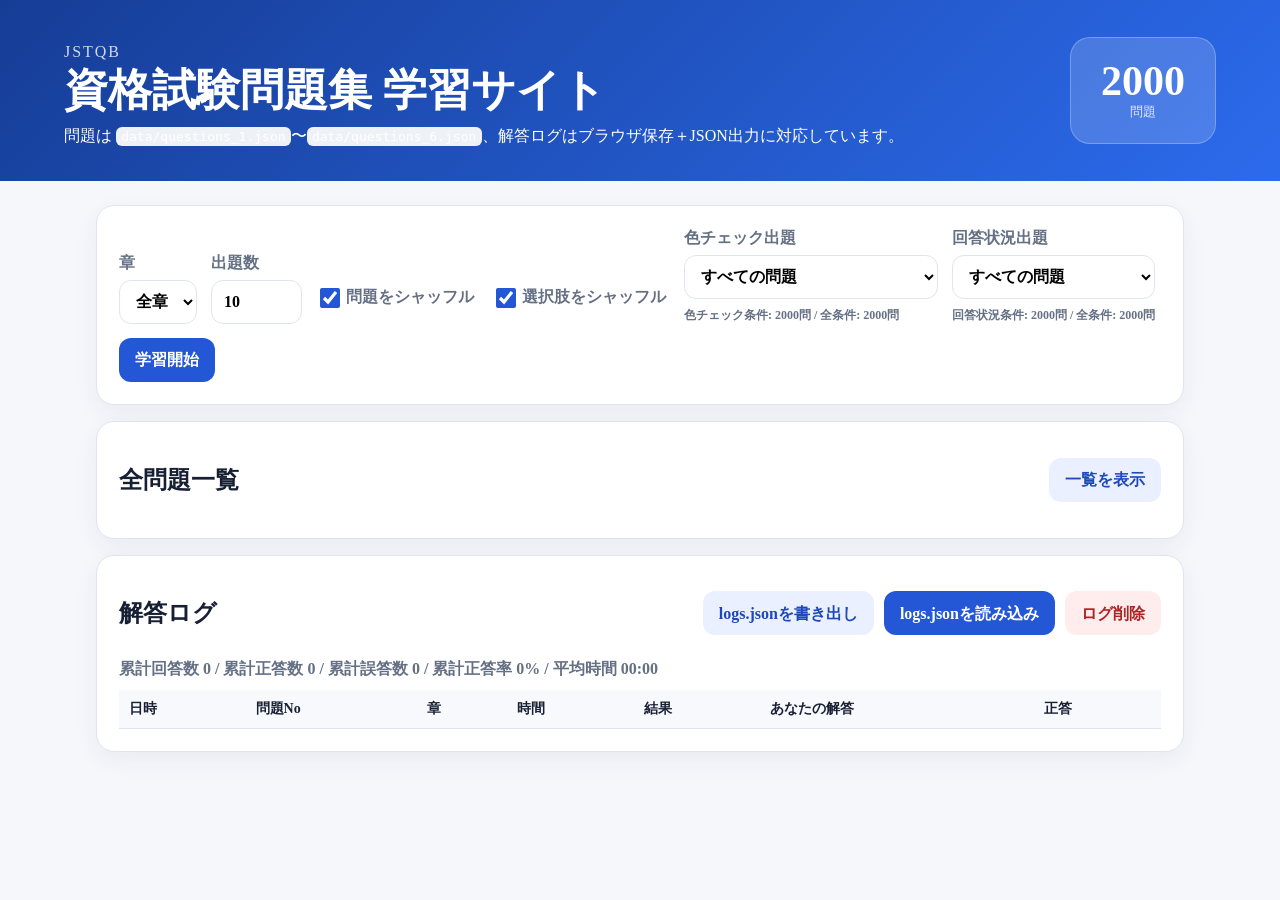
<file: index.html>
<!doctype html>
<html lang="ja">
<head>
  <meta charset="utf-8">
  <meta name="viewport" content="width=device-width, initial-scale=1">
  <title>資格試験問題集 学習サイト</title>
  <link rel="stylesheet" href="assets/styles.css">

<style>
  .timerLine{display:flex;flex-wrap:wrap;gap:10px;align-items:center;justify-content:space-between;margin:8px 0 14px;color:var(--muted);font-weight:800}
  .timerBadge{display:inline-flex;align-items:center;gap:8px;background:#f7f9fd;border:1px solid var(--line);border-radius:999px;padding:8px 12px;color:var(--ink)}
  .timerBadge strong{font-variant-numeric:tabular-nums;font-size:18px}
  .questionBrowser .browserControls{display:grid;grid-template-columns:1fr 1fr auto;gap:12px;align-items:end;margin:12px 0}
  .questionBrowser .browserControls label{min-width:0}
  .browserMeta{color:var(--muted);font-weight:700;margin:8px 0}
  .browserPager{display:flex;gap:10px;align-items:center;justify-content:flex-end;flex-wrap:wrap;margin:12px 0}
  .browserPager span{color:var(--muted);font-weight:800}
  .questionCard{border:1px solid var(--line);border-radius:14px;background:#f7f9fd;margin:10px 0;overflow:hidden}
  .questionCard summary{cursor:pointer;padding:13px 15px;font-weight:800;list-style:none}
  .questionCard summary::-webkit-details-marker{display:none}
  .questionCard summary:after{content:'開く';float:right;color:var(--brand);font-size:13px}
  .questionCard[open] summary:after{content:'閉じる'}
  .questionCardBody{padding:0 15px 15px}
  .questionCardBody p{white-space:pre-wrap;margin:8px 0 12px}
  .browseOptions{margin:10px 0;padding-left:1.4em}
  .browseOptions li{margin:7px 0;padding:6px 8px;border-radius:10px;background:#fff;border:1px solid var(--line)}
  .browseOptions li.correctAnswer{border-color:var(--ok);background:#eaf8f2;font-weight:800}
  .browseExplanation{white-space:pre-wrap;background:#fff;border:1px solid var(--line);border-radius:12px;padding:12px;margin-top:10px}
  .miniTag{display:inline-block;color:var(--muted);font-weight:800;font-size:12px;margin-left:8px}

  .controlHint{display:block;color:var(--muted);font-size:12px;font-weight:700;line-height:1.4;margin-top:2px}
  .questionTopLine{display:flex;gap:12px;align-items:center;justify-content:space-between;margin:8px 0}
  .questionTopLine .qid{margin:0;min-width:0}
  .questionTopActions{display:flex;flex:0 1 auto;gap:8px;align-items:center;justify-content:flex-end;flex-wrap:wrap}
  .questionTopActions button{min-height:38px;padding:8px 12px;font-size:14px}
  .flagControls{display:inline-flex;align-items:center;gap:8px;flex-wrap:wrap;background:#f7f9fd;border:1px solid var(--line);border-radius:12px;padding:6px 8px;min-height:44px}
  .flagControlsTop{min-height:38px;padding:5px 7px}
  .flagControlsTop .flagLabel{font-size:12px}
  .flagLabel{color:var(--muted);font-weight:800;font-size:13px;white-space:nowrap}
  .flagCheck{--flag-color:#2457d6;--flag-bg:#eef3ff;--flag-checked:#2457d6;display:inline-flex;flex-direction:row;align-items:center;gap:5px;min-width:auto;color:var(--ink);font-weight:800;padding:4px 7px;border:1px solid var(--flag-color);border-radius:999px;background:var(--flag-bg);line-height:1.2;cursor:pointer}
  .flagGreen{--flag-color:#1f9d55;--flag-bg:#e7f7ee;--flag-checked:#1f9d55}
  .flagYellow{--flag-color:#d99a00;--flag-bg:#fff6d8;--flag-checked:#d99a00}
  .flagRed{--flag-color:#d64545;--flag-bg:#ffeded;--flag-checked:#d64545}
  .flagCheck input[type="checkbox"]{-webkit-appearance:none;appearance:none;display:grid;place-content:center;inline-size:18px;block-size:18px;width:18px;height:18px;min-inline-size:18px;min-block-size:18px;min-width:18px;min-height:18px;max-width:18px;max-height:18px;margin:0;padding:0;flex:0 0 18px;align-self:center;border:2px solid var(--flag-color);border-radius:5px;background:var(--flag-bg);box-shadow:0 0 0 1px rgba(255,255,255,.75) inset}
  .flagCheck input[type="checkbox"]::before{content:"";width:10px;height:10px;transform:scale(0);transition:transform .12s ease-in-out;background:#fff;clip-path:polygon(14% 44%,0 60%,40% 100%,100% 20%,84% 6%,38% 68%)}
  .flagCheck input[type="checkbox"]:checked{background:var(--flag-checked);border-color:var(--flag-checked)}
  .flagCheck input[type="checkbox"]:checked::before{transform:scale(1)}
  .flagCheck input[type="checkbox"]:focus-visible{outline:3px solid rgba(36,87,214,.30);outline-offset:2px}
  .flagCheck:has(input:checked){box-shadow:0 0 0 2px rgba(36,87,214,.12) inset}
  .flagGreen:has(input:checked){box-shadow:0 0 0 2px rgba(31,157,85,.22) inset}
  .flagYellow:has(input:checked){box-shadow:0 0 0 2px rgba(217,154,0,.24) inset}
  .flagRed:has(input:checked){box-shadow:0 0 0 2px rgba(214,69,69,.22) inset}

  @media(max-width:720px){
    .timerLine{display:block}.timerBadge{margin-top:8px;width:100%;justify-content:center}
    .questionBrowser .browserControls{grid-template-columns:1fr}
    .browserPager{justify-content:stretch}.browserPager button{flex:1;justify-content:center}.browserPager span{width:100%;text-align:center}
    .questionCard summary{padding-right:52px}.questionCard summary:after{margin-right:-38px}
    .questionCard summary{line-height:1.55}
    .questionCardBody{padding:0 12px 12px}
    .browseOptions{padding-left:0;list-style-position:inside}
    .browseOptions li{padding:10px;margin:8px 0;line-height:1.55}
    .browseExplanation{padding:10px;line-height:1.7}
    .miniTag{display:block;margin:4px 0 0}
    #browseSearch,#browseChapter{width:100%;min-height:48px}

    .questionTopLine{display:grid;grid-template-columns:1fr;gap:8px}
    .questionTopActions{display:grid;grid-template-columns:1fr 1fr;width:100%;gap:8px}
    .questionTopActions button{width:100%;min-height:44px;font-size:15px}
    .questionTopActions .flagControls{grid-column:1 / -1}
    .flagControls{width:100%;justify-content:space-between;gap:6px;padding:8px}
    .flagControlsTop{padding:8px}
    .flagLabel{width:100%;font-size:12px}
    .flagControlsTop .flagLabel{width:auto;font-size:12px}
    .flagCheck{flex:1 1 0;justify-content:center;padding:8px 6px}
    .flagCheck input[type="checkbox"]{inline-size:18px;block-size:18px;width:18px;height:18px;min-width:18px;min-height:18px;max-width:18px;max-height:18px}
  }
</style>
</head>
<body>
<header class="hero">
  <div>
    <p class="eyebrow">JSTQB</p>
    <h1>資格試験問題集 学習サイト</h1>
    <p>問題は <code>data/questions_1.json</code>〜<code>data/questions_6.json</code>、解答ログはブラウザ保存＋JSON出力に対応しています。</p>
  </div>
  <div class="heroStats">
    <span id="totalQuestions">0</span><small>問題</small>
  </div>
</header>

<main>
  <section class="panel controls">
    <label>章
      <select id="chapterSelect"></select>
    </label>
    <label>出題数
      <input id="questionLimit" type="number" min="1" value="10">
    </label>
    <label class="check"><input id="shuffleQuestions" type="checkbox" checked> 問題をシャッフル</label>
    <label class="check"><input id="shuffleOptions" type="checkbox" checked> 選択肢をシャッフル</label>
    <label>色チェック出題
      <select id="flagFilter">
        <option value="all">すべての問題</option>
        <option value="unmarked">どの色にもチェックなし</option>
        <option value="marked">いずれかの色にチェック済み</option>
        <option value="green">緑にチェック済み</option>
        <option value="yellow">黄色にチェック済み</option>
        <option value="red">赤にチェック済み</option>
      </select>
      <span id="flagFilterHint" class="controlHint">色チェック条件: 読み込み中...</span>
    </label>
    <label>回答状況出題
      <select id="answerStatusFilter">
        <option value="all">すべての問題</option>
        <option value="wrongEver">間違えた問題のみ</option>
        <option value="unanswered">未回答の問題のみ</option>
      </select>
      <span id="answerStatusFilterHint" class="controlHint">回答状況条件: 読み込み中...</span>
    </label>
    <button id="startBtn">学習開始</button>
  </section>

  <section id="quizPanel" class="panel quiz hidden">
    <div class="progressLine"><span id="progressText"></span><span id="scoreText"></span></div>
    <div class="timerLine"><span id="questionTimeHint">この問題の経過時間</span><span class="timerBadge">⏱ <strong id="questionTimer">00:00</strong></span></div>
    <div class="bar"><div id="barFill"></div></div>
    <div class="questionTopLine">
      <p id="qid" class="qid"></p>
      <div class="questionTopActions">
        <button id="nextBtnTop" class="secondary" disabled>次へ</button>
        <button id="finishBtnTop" class="ghost">終了してログへ</button>
        <div class="questionFlagControls flagControls flagControlsTop" aria-label="この問題の色チェック（上部）">
          <span class="flagLabel"></span>
          <label class="flagCheck flagGreen"><input type="checkbox" data-flag="green"> </label>
          <label class="flagCheck flagYellow"><input type="checkbox" data-flag="yellow"> </label>
          <label class="flagCheck flagRed"><input type="checkbox" data-flag="red"> </label>
        </div>
      </div>
    </div>
    <h2 id="questionText"></h2>
    <div id="options"></div>
    <div id="feedback" class="feedback hidden"></div>
    <div class="actions">
      <button id="nextBtn" class="secondary" disabled>次へ</button>
      <button id="finishBtn" class="ghost">終了してログへ</button>
      <div class="questionFlagControls flagControls flagControlsBottom" aria-label="この問題の色チェック（下部）">
        <span class="flagLabel"></span>
        <label class="flagCheck flagGreen"><input type="checkbox" data-flag="green"> </label>
        <label class="flagCheck flagYellow"><input type="checkbox" data-flag="yellow"> </label>
        <label class="flagCheck flagRed"><input type="checkbox" data-flag="red"> </label>
      </div>
    </div>
  </section>

  <section id="summaryPanel" class="panel hidden">
    <h2>今回の結果</h2>
    <div class="cards">
      <div><strong id="sumTotal">0</strong><span>回答</span></div>
      <div><strong id="sumCorrect">0</strong><span>正答</span></div>
      <div><strong id="sumAccuracy">0%</strong><span>正答率</span></div>
      <div><strong id="sumTimeTotal">00:00</strong><span>合計時間</span></div>
      <div><strong id="sumTimeAvg">00:00</strong><span>平均/問</span></div>
    </div>
  </section>

  <section id="questionBrowserPanel" class="panel questionBrowser">
    <div class="sectionHead">
      <h2>全問題一覧</h2>
      <div class="actions inline">
        <button id="toggleQuestionBrowser" class="secondary">一覧を表示</button>
      </div>
    </div>
    <div id="questionBrowserContent" class="hidden">
      <p class="note">全問題の問題文・選択肢・正答・解説を確認できます。スマホで重くならないよう、50問ずつ表示します。</p>
      <div class="browserControls">
        <label>章で絞り込み
          <select id="browseChapter"><option value="すべて">すべて</option></select>
        </label>
        <label>キーワード検索
          <input id="browseSearch" type="search" placeholder="問題ID・本文・選択肢・解説を検索">
        </label>
        <button id="browseReset" class="ghost">条件クリア</button>
      </div>
      <div id="browserMeta" class="browserMeta">読み込み中...</div>
      <div class="browserPager">
        <button id="browsePrev" class="ghost">前へ</button>
        <span id="browsePageInfo">1 / 1</span>
        <button id="browseNext" class="ghost">次へ</button>
      </div>
      <div id="browserResults"></div>
      <div class="browserPager">
        <button id="browsePrevBottom" class="ghost">前へ</button>
        <span id="browsePageInfoBottom">1 / 1</span>
        <button id="browseNextBottom" class="ghost">次へ</button>
      </div>
    </div>
  </section>

  <section class="panel">
    <div class="sectionHead">
      <h2>解答ログ</h2>
      <div class="actions inline">
        <button id="exportLogs" class="secondary">logs.jsonを書き出し</button>
        <label class="fileBtn">logs.jsonを読み込み<input id="importLogs" type="file" accept="application/json"></label>
        <button id="clearLogs" class="danger">ログ削除</button>
      </div>
    </div>
    <div id="logStats" class="logStats"></div>
    <div class="tableWrap"><table id="logTable"><thead><tr><th>日時</th><th>問題No</th><th>章</th><th>時間</th><th>結果</th><th>あなたの解答</th><th>正答</th></tr></thead><tbody></tbody></table></div>
  </section>

</main>
<script src="data/data.js"></script>
<script src="assets/app.js?v=20260707-fix1"></script>
<script>
(function(){
  let questionStartedAt=0;
  let timerId=null;
  let browserPage=1;
  const PAGE_SIZE=50;
  const FLAG_STORAGE_KEY='jstqbQuestionFlags_v1';
  const FLAG_KEYS=['green','yellow','red'];
  let questionFlags=readQuestionFlags();

  function byId(id){return document.getElementById(id);}
  function formatMs(ms){
    ms=Math.max(0,Number(ms)||0);
    const total=Math.floor(ms/1000);
    const min=Math.floor(total/60);
    const sec=total%60;
    return `${String(min).padStart(2,'0')}:${String(sec).padStart(2,'0')}`;
  }
  function readElapsedMs(rec){
    if(!rec) return 0;
    if(typeof rec.elapsedMs==='number') return rec.elapsedMs;
    if(typeof rec.timeMs==='number') return rec.timeMs;
    if(typeof rec.elapsedSec==='number') return rec.elapsedSec*1000;
    if(typeof rec.timeSec==='number') return rec.timeSec*1000;
    return 0;
  }

  function safeExplanationWithSource(q){
    try{
      if(typeof explanationWithSource==='function') return explanationWithSource(q);
    }catch(e){
      console.error('Failed to build explanation text.',e);
    }
    const exp=String(q&&q.explanation||'なし');
    const basis=String(q&&q.sourceBasis||'').trim();
    if(!basis) return exp;
    if(/\n根拠:\s*$/.test(exp)||/根拠:\s*$/.test(exp)) return exp+basis;
    return exp+'\n根拠: '+basis;
  }

  function safeRecordAnswer(q,selectedIndex,shownSelectedIndex,ok,elapsedMs){
    let rec=null;
    try{
      if(typeof makeAnswerLogRecord==='function'){
        rec=makeAnswerLogRecord(q,selectedIndex>=0?selectedIndex:null,shownSelectedIndex,ok,elapsedMs);
      }else{
        rec={
          timestamp:new Date().toISOString(),
          id:q.id,
          chapter:q.chapter,
          selectedIndex:selectedIndex>=0?selectedIndex:null,
          shownSelectedIndex,
          correct:ok,
          elapsedMs:Math.round(elapsedMs||0),
          sessionId:state.sessionId
        };
      }
      if(typeof recordAnswerForCurrentQuestion==='function'){
        recordAnswerForCurrentQuestion(rec);
      }else if(state&&Array.isArray(state.session)){
        state.session.push(rec);
      }
    }catch(e){
      console.error('Failed to record answer, but continuing quiz display.',e);
      try{
        if(rec&&state&&Array.isArray(state.session)&&!state.session.includes(rec)) state.session.push(rec);
      }catch(innerError){
        console.error('Failed to keep answer in the current session.',innerError);
      }
    }
  }

  function readQuestionFlags(){
    try{
      const parsed=JSON.parse(localStorage.getItem(FLAG_STORAGE_KEY)||'{}');
      return parsed&&typeof parsed==='object'&&!Array.isArray(parsed)?parsed:{};
    }catch(e){
      return {};
    }
  }
  function saveQuestionFlags(){
    try{localStorage.setItem(FLAG_STORAGE_KEY,JSON.stringify(questionFlags));}
    catch(e){console.warn('Failed to save question flags.',e);}
  }
  function normalizeFlags(flags){
    return {
      green:!!(flags&&flags.green),
      yellow:!!(flags&&flags.yellow),
      red:!!(flags&&flags.red)
    };
  }
  function flagsForQuestion(id){
    return normalizeFlags(questionFlags[String(id)]);
  }
  function writeFlagsForQuestion(id,flags){
    if(!id) return;
    const normalized=normalizeFlags(flags);
    const hasAny=FLAG_KEYS.some(k=>normalized[k]);
    if(hasAny){
      questionFlags[String(id)]={...normalized,updatedAt:new Date().toISOString()};
    }else{
      delete questionFlags[String(id)];
    }
    saveQuestionFlags();
    updateFlagFilterHint();
  }
  function questionMatchesFlagFilter(q,filter){
    const flags=flagsForQuestion(q.id);
    const hasAny=FLAG_KEYS.some(k=>flags[k]);
    if(filter==='green'||filter==='yellow'||filter==='red') return !!flags[filter];
    if(filter==='marked') return hasAny;
    if(filter==='unmarked') return !hasAny;
    return true;
  }
  function statsForQuestion(q){
    if(state.logs) updateStats();
    return state.logs&&state.logs.questionStats?state.logs.questionStats[String(q.id)]||null:null;
  }
  function questionMatchesAnswerStatusFilter(q,filter){
    const stat=statsForQuestion(q);
    const answered=!!(stat&&Number(stat.answered)>0);
    if(filter==='wrongEver') return !!(stat&&Number(stat.incorrect)>0);
    if(filter==='unanswered') return !answered;
    return true;
  }
  function questionsForChapter(){
    const chap=byId('chapterSelect')?.value||ALL_CHAPTERS;
    return chap===ALL_CHAPTERS?state.questions:state.questions.filter(q=>q.chapter===chap);
  }
  function questionsForCurrentFilters(){
    const flagFilter=byId('flagFilter')?.value||'all';
    const answerStatusFilter=byId('answerStatusFilter')?.value||'all';
    return questionsForChapter().filter(q=>questionMatchesFlagFilter(q,flagFilter)&&questionMatchesAnswerStatusFilter(q,answerStatusFilter));
  }
  function updateFlagFilterHint(){
    const flagHint=byId('flagFilterHint');
    const statusHint=byId('answerStatusFilterHint');
    if(!state.questions.length) return;
    const chapterQuestions=questionsForChapter();
    const flagFilter=byId('flagFilter')?.value||'all';
    const answerStatusFilter=byId('answerStatusFilter')?.value||'all';
    const flagCount=chapterQuestions.filter(q=>questionMatchesFlagFilter(q,flagFilter)).length;
    const statusCount=chapterQuestions.filter(q=>questionMatchesAnswerStatusFilter(q,answerStatusFilter)).length;
    const combinedCount=questionsForCurrentFilters().length;
    if(flagHint) flagHint.textContent=`色チェック条件: ${flagCount}問 / 全条件: ${combinedCount}問`;
    if(statusHint) statusHint.textContent=`回答状況条件: ${statusCount}問 / 全条件: ${combinedCount}問`;
    const limit=byId('questionLimit');
    if(limit&&combinedCount>0){
      limit.max=combinedCount;
      if(Number(limit.value)>combinedCount) limit.value=combinedCount;
    }
  }
  function syncTopNextButton(){
    const top=byId('nextBtnTop');
    const bottom=byId('nextBtn');
    if(top&&bottom) top.disabled=bottom.disabled;
  }
  function syncFlagCheckboxesForCurrentQuestion(){
    const q=state.pool[state.idx];
    if(!q) return;
    const flags=flagsForQuestion(q.id);
    for(const key of FLAG_KEYS){
      document.querySelectorAll(`.questionFlagControls input[data-flag="${key}"]`).forEach(input=>{
        input.checked=!!flags[key];
      });
    }
  }
  async function startWithFlagFilter(){
    await loadSelectedQuestions();
    let qs=questionsForCurrentFilters();
    if(!qs.length){
      alert('現在の章・色チェック・回答状況条件に一致する問題がありません。');
      updateFlagFilterHint();
      return;
    }
    if(byId('shuffleQuestions').checked) qs=shuffle(qs);
    const limit=Math.max(1,Math.min(Number(byId('questionLimit').value)||10,qs.length));
    state.pool=qs.slice(0,limit).map(q=>({...q, shownOptions:byId('shuffleOptions').checked?shuffle(q.options):q.options}));
    state.idx=0;
    state.score=0;
    state.session=[];
    state.selected=null;
    state.sessionId=`s_${Date.now().toString(36)}_${Math.random().toString(36).slice(2,8)}`;
    byId('summaryPanel').classList.add('hidden');
    byId('quizPanel').classList.remove('hidden');
    showQuestion();
  }
  function stopTimer(){
    if(timerId){clearInterval(timerId); timerId=null;}
  }
  function updateTimer(){
    const el=byId('questionTimer');
    if(!el) return;
    el.textContent=formatMs(Date.now()-questionStartedAt);
  }
  function startTimer(){
    stopTimer();
    questionStartedAt=Date.now();
    updateTimer();
    timerId=setInterval(updateTimer,250);
  }

  function scrollToProgressText(){
    const quizPanel=byId('quizPanel');
    const progressText=byId('progressText');
    const target=progressText?.closest('.progressLine')||progressText;
    if(!quizPanel||!target||quizPanel.classList.contains('hidden')) return;
    requestAnimationFrame(()=>{
      target.scrollIntoView({behavior:'smooth',block:'start'});
    });
  }

  const originalNext=next;
  next=function(){
    originalNext();
    scrollToProgressText();
  };

  const originalShowQuestion=showQuestion;
  showQuestion=function(){
    originalShowQuestion();
    syncTopNextButton();
    syncFlagCheckboxesForCurrentQuestion();
    startTimer();
  };

  answer=function(btn){
    if(state.selected!==null) return;
    stopTimer();
    const elapsedMs=questionStartedAt?Date.now()-questionStartedAt:0;
    const q=state.pool[state.idx];
    const shownSelectedIndex=Number(btn.dataset.i);
    const chosen=q.shownOptions[shownSelectedIndex];
    const selectedIndex=q.options.indexOf(chosen);
    const ok=chosen===q.answer;
    state.selected=chosen;
    if(ok) state.score++;

    document.querySelectorAll('.option').forEach(b=>{
      const val=b.textContent;
      if(val===q.answer)b.classList.add('correct');
      if(b===btn&&!ok)b.classList.add('wrong');
      b.disabled=true;
    });

    safeRecordAnswer(q,selectedIndex,shownSelectedIndex,ok,elapsedMs);

    const timer=byId('questionTimer');
    if(timer) timer.textContent=formatMs(elapsedMs);
    byId('feedback').classList.remove('hidden');
    byId('feedback').textContent=(ok?'正解です。':'不正解です。')+'\n\n所要時間: '+formatMs(elapsedMs)+'\n\n正答: '+q.answer+'\n\n解説:\n'+safeExplanationWithSource(q);
    byId('nextBtn').disabled=false;
    syncTopNextButton();
    try{renderLogs();}
    catch(e){console.error('Failed to render logs, but continuing quiz display.',e);}
  };

  function applySummaryTime(){
    const total=state.session.length;
    const totalMs=state.session.reduce((sum,x)=>sum+readElapsedMs(x),0);
    if(byId('sumTimeTotal')) byId('sumTimeTotal').textContent=formatMs(totalMs);
    if(byId('sumTimeAvg')) byId('sumTimeAvg').textContent=total?formatMs(totalMs/total):'00:00';
    if(state.logs&&state.logs.sessions&&state.logs.sessions[0]){
      state.logs.sessions[0].totalTimeMs=totalMs;
      state.logs.sessions[0].averageTimeMs=total?Math.round(totalMs/total):0;
      saveLogs();
    }
  }

  finish=function(){
    stopTimer();
    byId('quizPanel').classList.add('hidden');
    byId('summaryPanel').classList.remove('hidden');
    const total=state.session.length;
    const correct=state.session.filter(x=>x.correct).length;
    const totalMs=state.session.reduce((sum,x)=>sum+readElapsedMs(x),0);
    byId('sumTotal').textContent=total;
    byId('sumCorrect').textContent=correct;
    byId('sumAccuracy').textContent=total?Math.round(correct/total*100)+'%':'0%';
    if(byId('sumTimeTotal')) byId('sumTimeTotal').textContent=formatMs(totalMs);
    if(byId('sumTimeAvg')) byId('sumTimeAvg').textContent=total?formatMs(totalMs/total):'00:00';
    state.logs.sessions.unshift({
      timestamp:new Date().toISOString(),
      total,
      correct,
      incorrect:total-correct,
      accuracy:total?correct/total:0,
      totalTimeMs:totalMs,
      averageTimeMs:total?Math.round(totalMs/total):0,
      questionIds:state.session.map(x=>x.id)
    });
    saveLogs();
    renderLogs();
  };

  byId('finishBtn').addEventListener('click',()=>{
    stopTimer();
    applySummaryTime();
  });
  byId('nextBtn')?.addEventListener('click',scrollToProgressText);
  byId('nextBtnTop')?.addEventListener('click',next);
  byId('finishBtnTop')?.addEventListener('click',()=>{
    stopTimer();
    finish();
  });
  byId('startBtn')?.addEventListener('click',e=>{
    e.preventDefault();
    e.stopImmediatePropagation();
    startWithFlagFilter();
  },true);
  byId('flagFilter')?.addEventListener('change',updateFlagFilterHint);
  byId('answerStatusFilter')?.addEventListener('change',updateFlagFilterHint);
  byId('chapterSelect')?.addEventListener('change',()=>setTimeout(updateFlagFilterHint,0));
  document.querySelectorAll('.questionFlagControls input[data-flag]').forEach(input=>{
    input.addEventListener('change',()=>{
      const q=state.pool[state.idx];
      if(!q) return;
      const flags=flagsForQuestion(q.id);
      flags[input.dataset.flag]=input.checked;
      writeFlagsForQuestion(q.id,flags);
      syncFlagCheckboxesForCurrentQuestion();
    });
  });
  setTimeout(updateFlagFilterHint,0);

  renderLogs=function(){
    if(!state.logs)return;
    updateStats();
    const s=state.logs.stats;
    const answeredWithTime=state.logs.answers.filter(r=>readElapsedMs(r)>0);
    const avgMs=answeredWithTime.length?answeredWithTime.reduce((sum,r)=>sum+readElapsedMs(r),0)/answeredWithTime.length:0;
    byId('logStats').textContent=`累計回答数 ${s.total} / 累計正答数 ${s.correct} / 累計誤答数 ${s.incorrect} / 累計正答率 ${Math.round(s.accuracy*100)}% / 平均時間 ${formatMs(avgMs)}`;
    const tbody=byId('logTable').querySelector('tbody');
    tbody.innerHTML=state.logs.answers.slice(0,200).map(r=>`<tr><td>${new Date(r.timestamp).toLocaleString('ja-JP')}</td><td>${escapeHtml(r.id)}</td><td>${escapeHtml(r.chapter)}</td><td>${readElapsedMs(r)?formatMs(readElapsedMs(r)):'-'}</td><td class="${r.correct?'ok':'bad'}">${r.correct?'正解':'不正解'}</td><td>${escapeHtml(selectedTextForLog(r))}</td><td>${escapeHtml(answerTextForLog(r))}</td></tr>`).join('');
    updateFlagFilterHint();
  };

  function questionTextForSearch(q){
    return [q.id,q.chapter,q.section,q.learningObjective,q.question,q.answer,q.explanation,...(q.options||[])].filter(Boolean).join(' ').toLowerCase();
  }
  function filteredQuestions(){
    const chapter=byId('browseChapter')?.value||'すべて';
    const keyword=(byId('browseSearch')?.value||'').trim().toLowerCase();
    return state.questions.filter(q=>{
      const chapterOk=chapter==='すべて'||q.chapter===chapter;
      const keywordOk=!keyword||questionTextForSearch(q).includes(keyword);
      return chapterOk&&keywordOk;
    });
  }
  function renderQuestionBrowser(){
    const results=byId('browserResults');
    if(!results) return;
    const qs=filteredQuestions();
    const pages=Math.max(1,Math.ceil(qs.length/PAGE_SIZE));
    browserPage=Math.min(Math.max(1,browserPage),pages);
    const start=(browserPage-1)*PAGE_SIZE;
    const slice=qs.slice(start,start+PAGE_SIZE);
    byId('browserMeta').textContent=`${qs.length}問中 ${slice.length?start+1:0}-${start+slice.length}問を表示`;
    byId('browsePageInfo').textContent=`${browserPage} / ${pages}`;
    byId('browsePageInfoBottom').textContent=`${browserPage} / ${pages}`;
    byId('browsePrev').disabled=byId('browsePrevBottom').disabled=browserPage<=1;
    byId('browseNext').disabled=byId('browseNextBottom').disabled=browserPage>=pages;
    results.innerHTML=slice.map((q,idx)=>{
      const absoluteNo=start+idx+1;
      const opts=(q.options||[]).map((o,i)=>`<li class="${o===q.answer?'correctAnswer':''}">${escapeHtml(String.fromCharCode(65+i)+'. '+o)}${o===q.answer?' <strong>（正答）</strong>':''}</li>`).join('');
      const meta=[q.section,q.learningObjective,q.kLevel,q.questionType].filter(Boolean).map(escapeHtml).join(' / ');
      return `<details class="questionCard"><summary>${absoluteNo}. ${escapeHtml(q.id)} / ${escapeHtml(q.chapter)}${meta?`<span class="miniTag">${meta}</span>`:''}</summary><div class="questionCardBody"><p>${escapeHtml(q.question)}</p><ol class="browseOptions">${opts}</ol><div class="browseExplanation"><strong>解説</strong><br>${escapeHtml(safeExplanationWithSource(q))}</div></div></details>`;
    }).join('') || '<p class="note">該当する問題がありません。</p>';
  }
  function setupQuestionBrowser(){
    const panel=byId('questionBrowserContent');
    if(!panel || !state.questions.length) return false;
    const chapterSelect=byId('browseChapter');
    const chapters=['すべて',...new Set(state.questions.map(q=>q.chapter))];
    chapterSelect.innerHTML=chapters.map(c=>`<option value="${escapeHtml(c)}">${escapeHtml(c)}</option>`).join('');
    byId('toggleQuestionBrowser').addEventListener('click',()=>{
      const isHidden=panel.classList.toggle('hidden');
      byId('toggleQuestionBrowser').textContent=isHidden?'一覧を表示':'一覧を隠す';
      if(!isHidden) renderQuestionBrowser();
    });
    byId('browseChapter').addEventListener('change',()=>{browserPage=1;renderQuestionBrowser();});
    byId('browseSearch').addEventListener('input',()=>{browserPage=1;renderQuestionBrowser();});
    byId('browseReset').addEventListener('click',()=>{byId('browseChapter').value='すべて';byId('browseSearch').value='';browserPage=1;renderQuestionBrowser();});
    const prev=()=>{browserPage--;renderQuestionBrowser();};
    const next=()=>{browserPage++;renderQuestionBrowser();};
    byId('browsePrev').addEventListener('click',prev);
    byId('browsePrevBottom').addEventListener('click',prev);
    byId('browseNext').addEventListener('click',next);
    byId('browseNextBottom').addEventListener('click',next);
    renderQuestionBrowser();
    return true;
  }

  const browserReadyCheck=setInterval(()=>{
    if(setupQuestionBrowser()){
      updateFlagFilterHint();
      clearInterval(browserReadyCheck);
    }
  },200);
})();
</script>
</body>
</html>
</file>
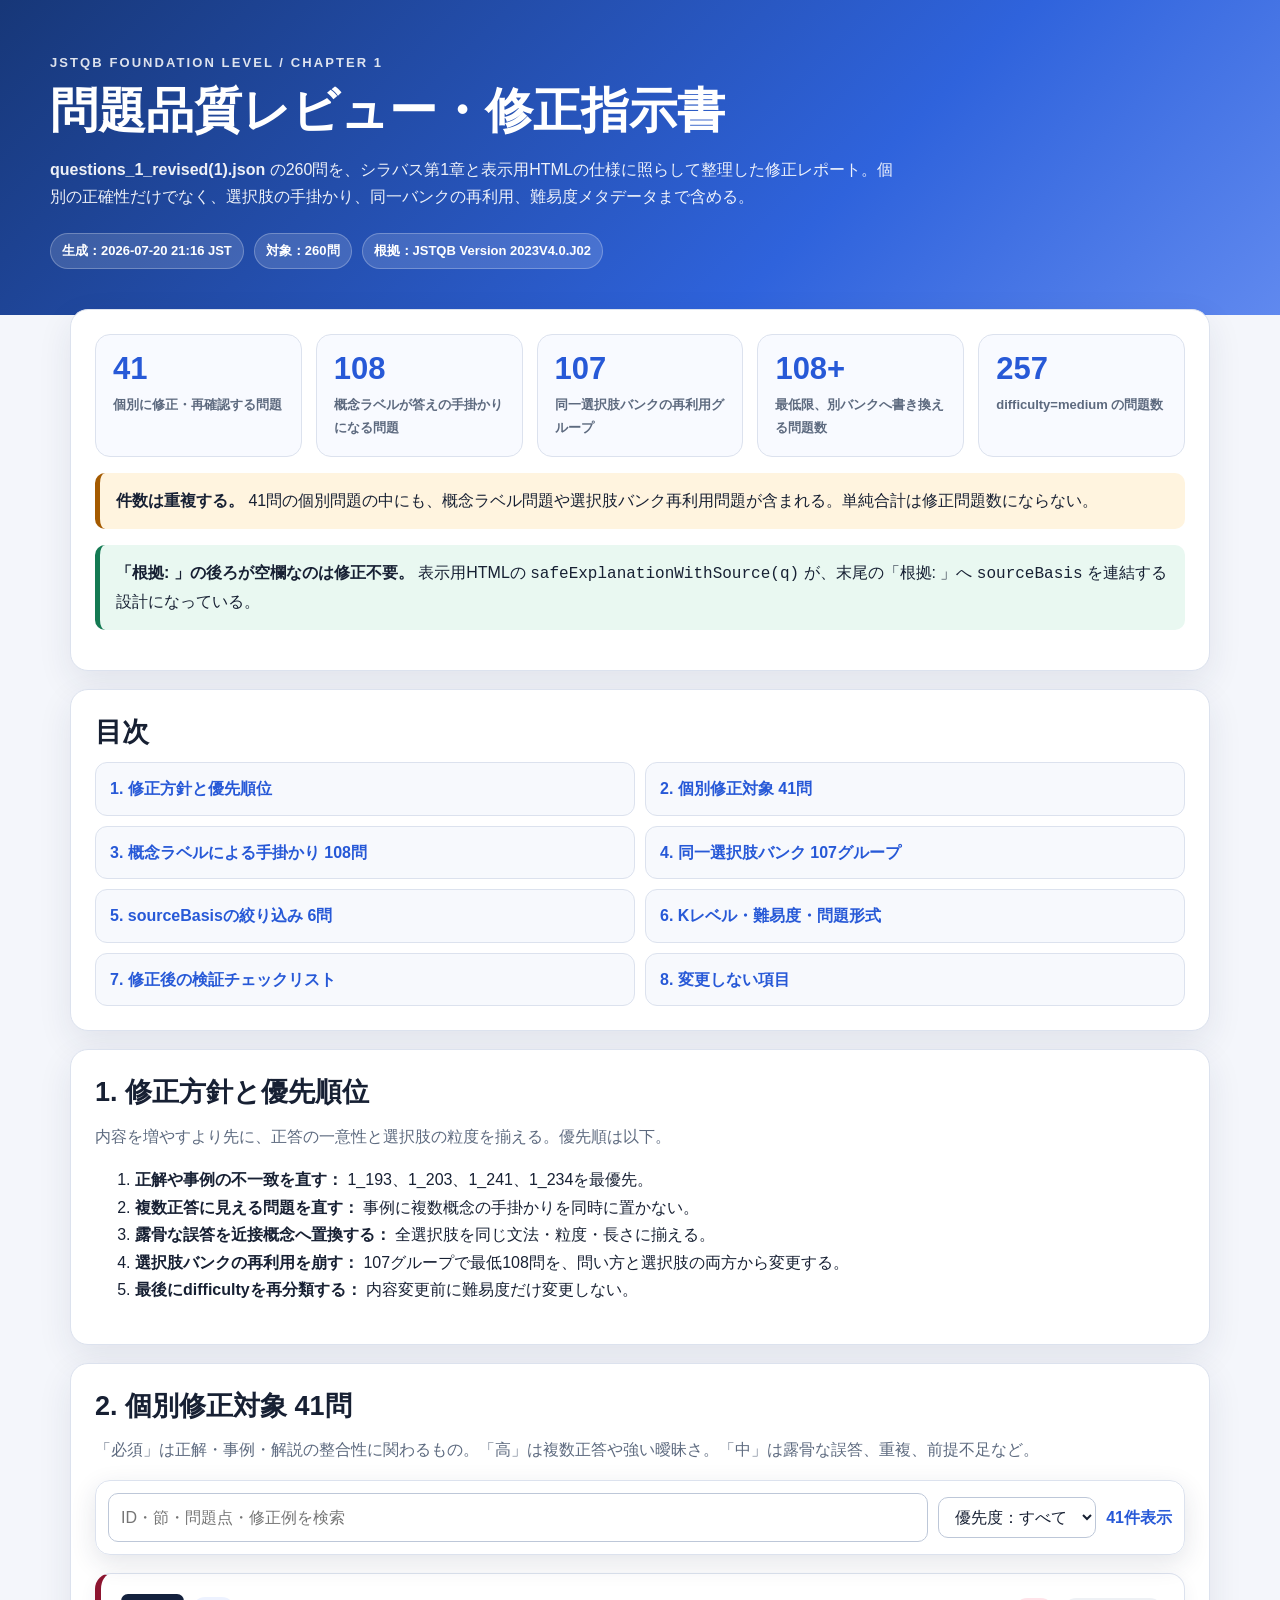
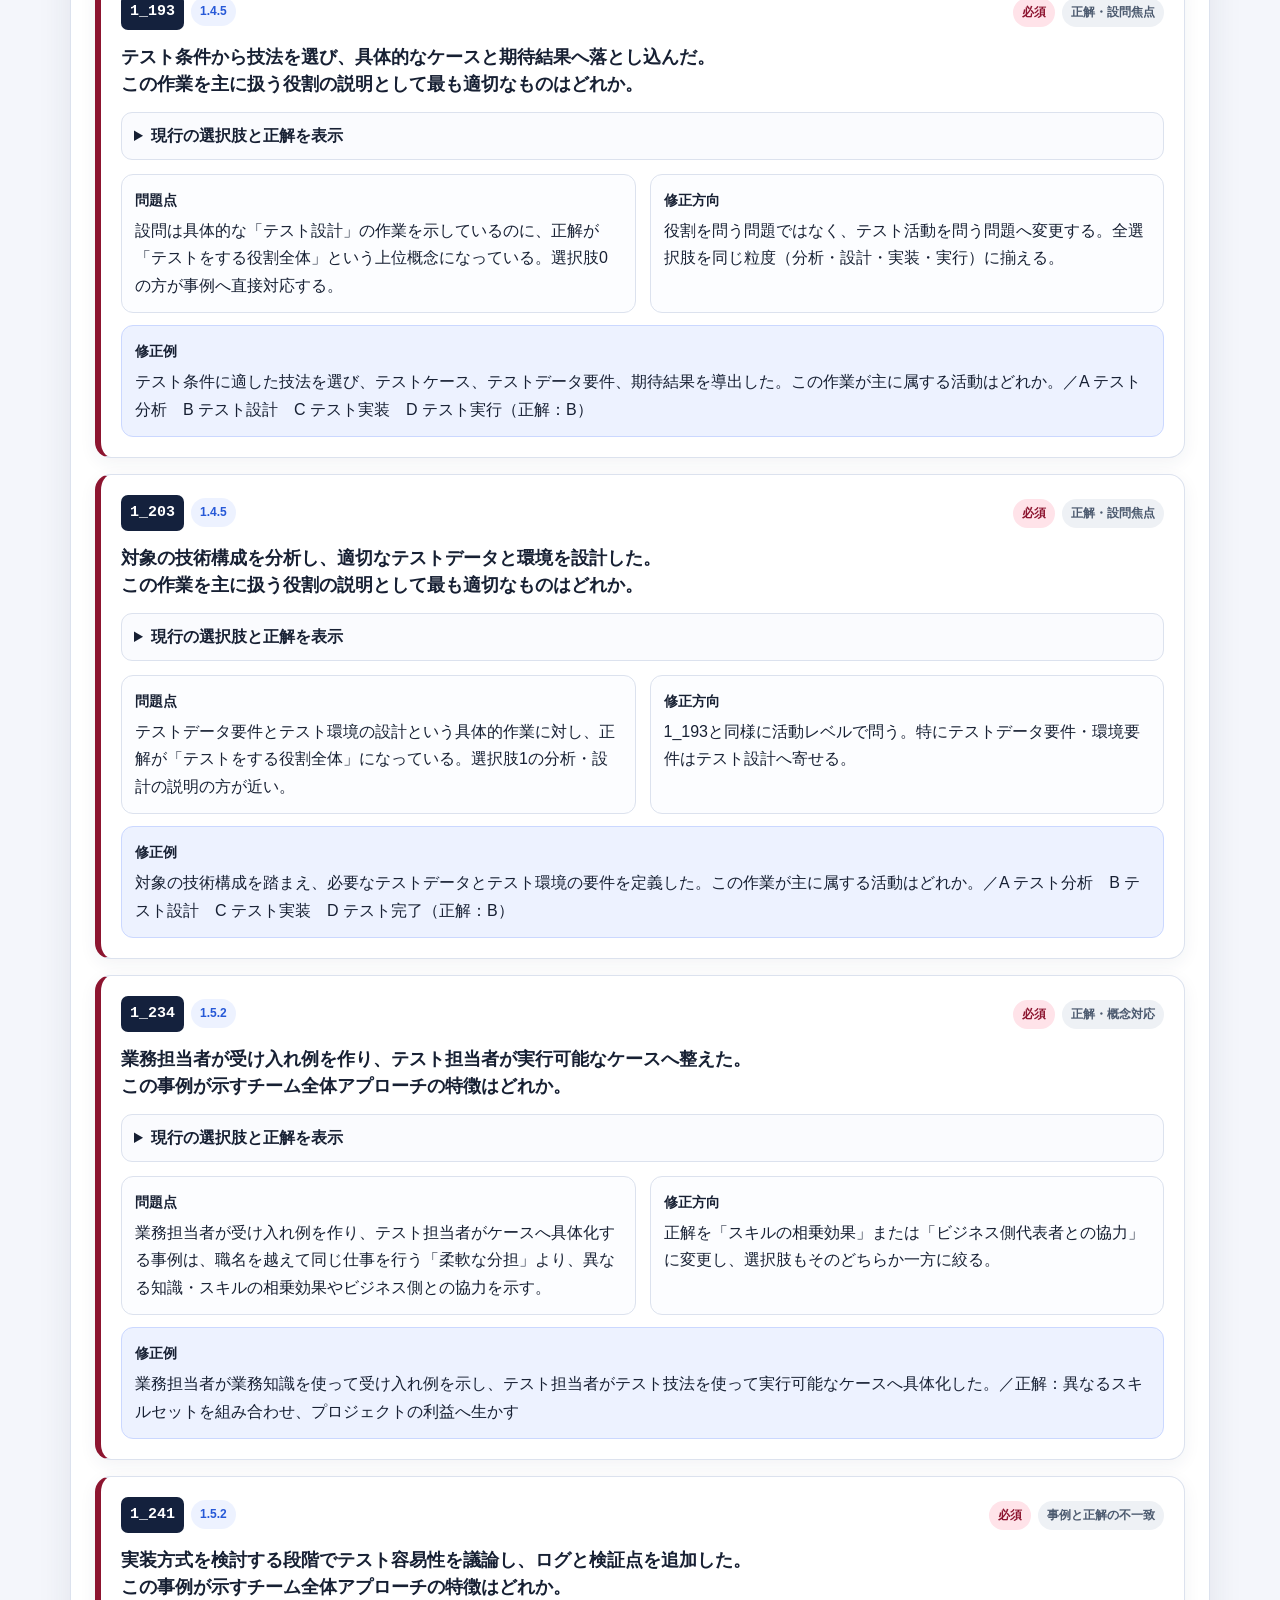
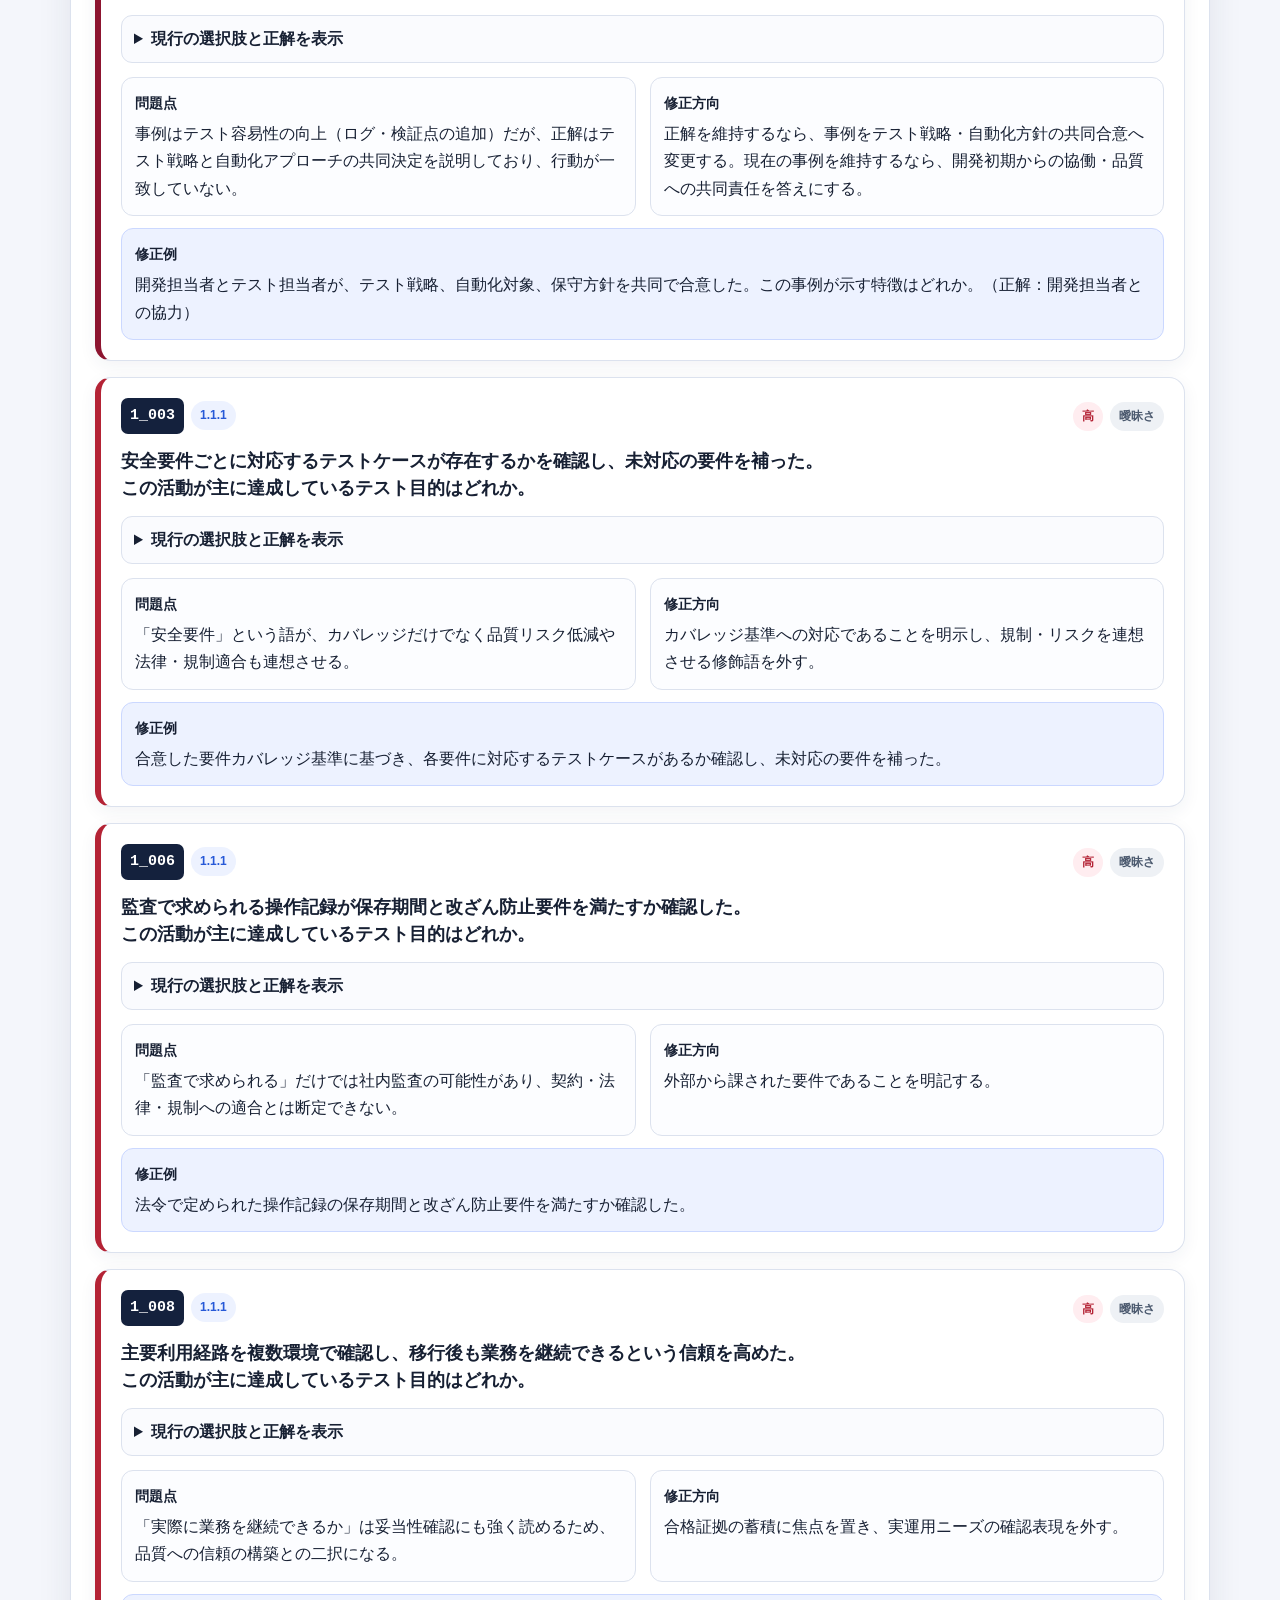
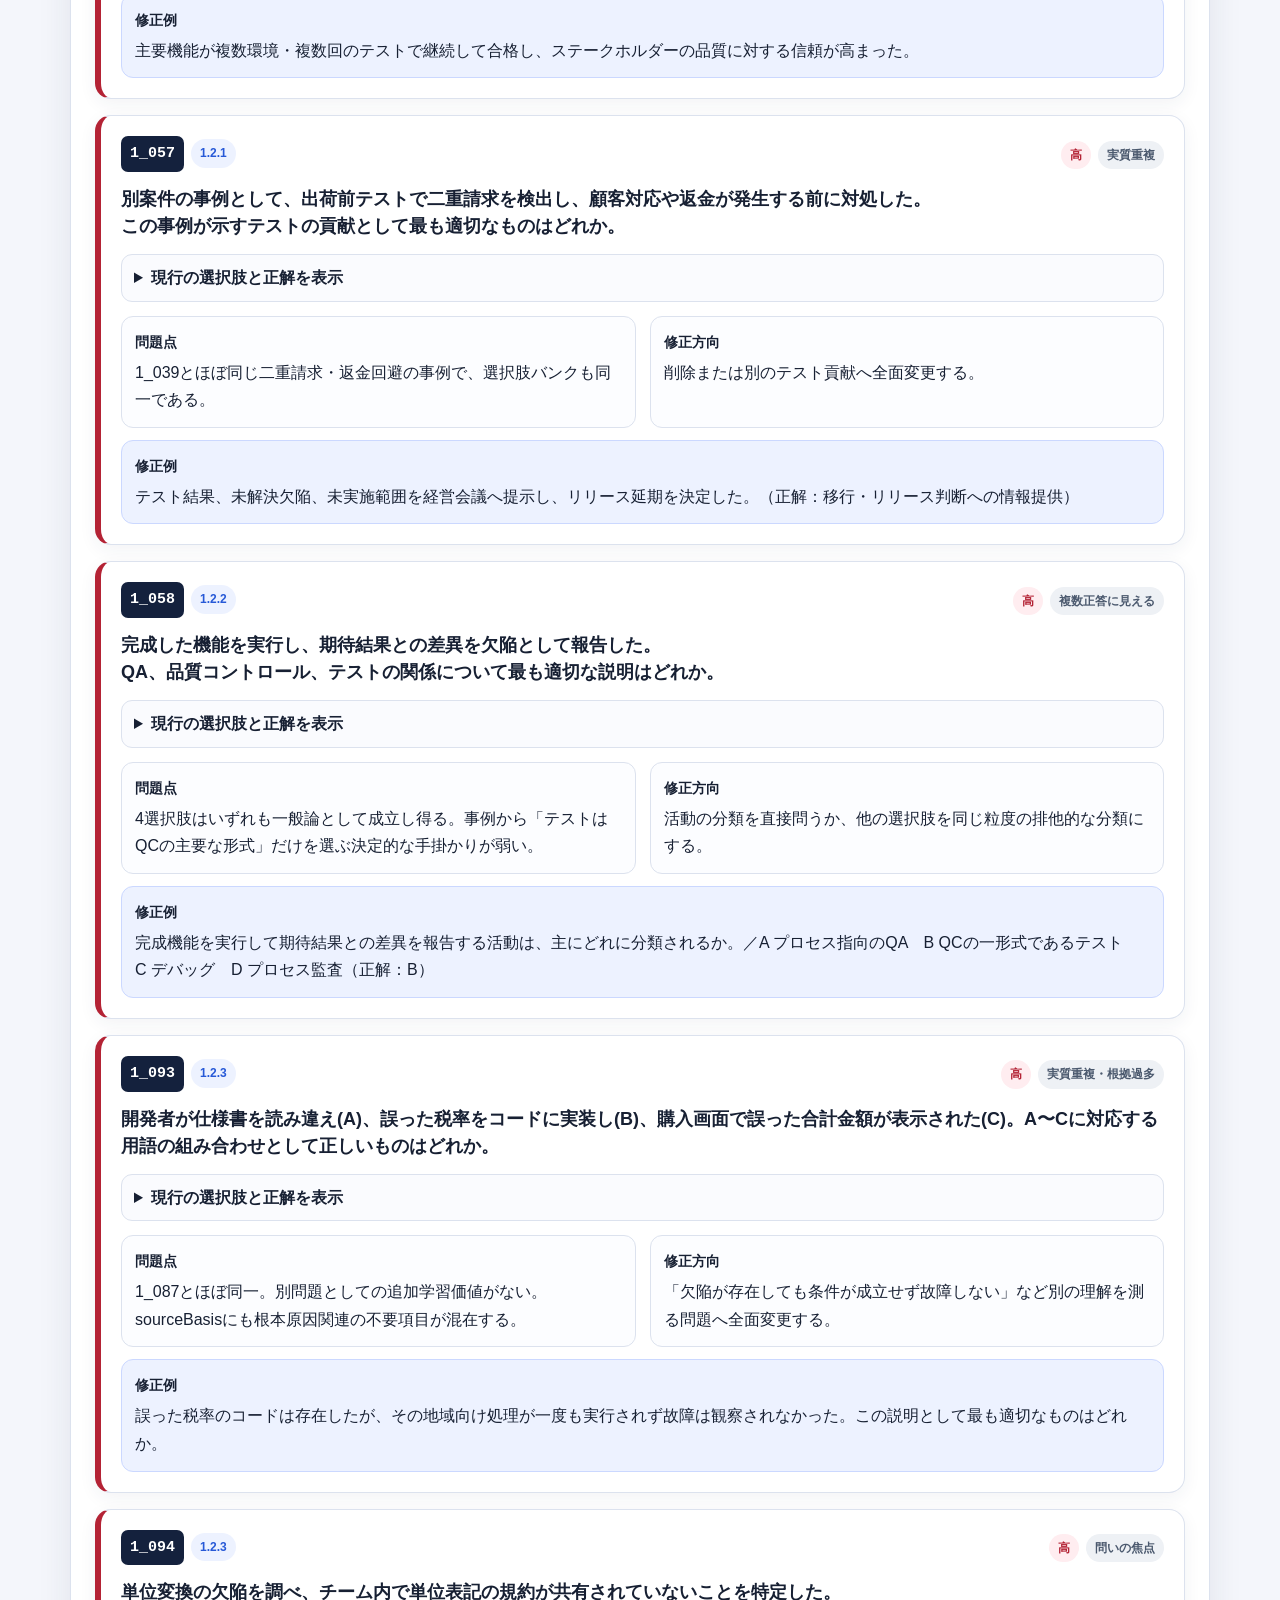
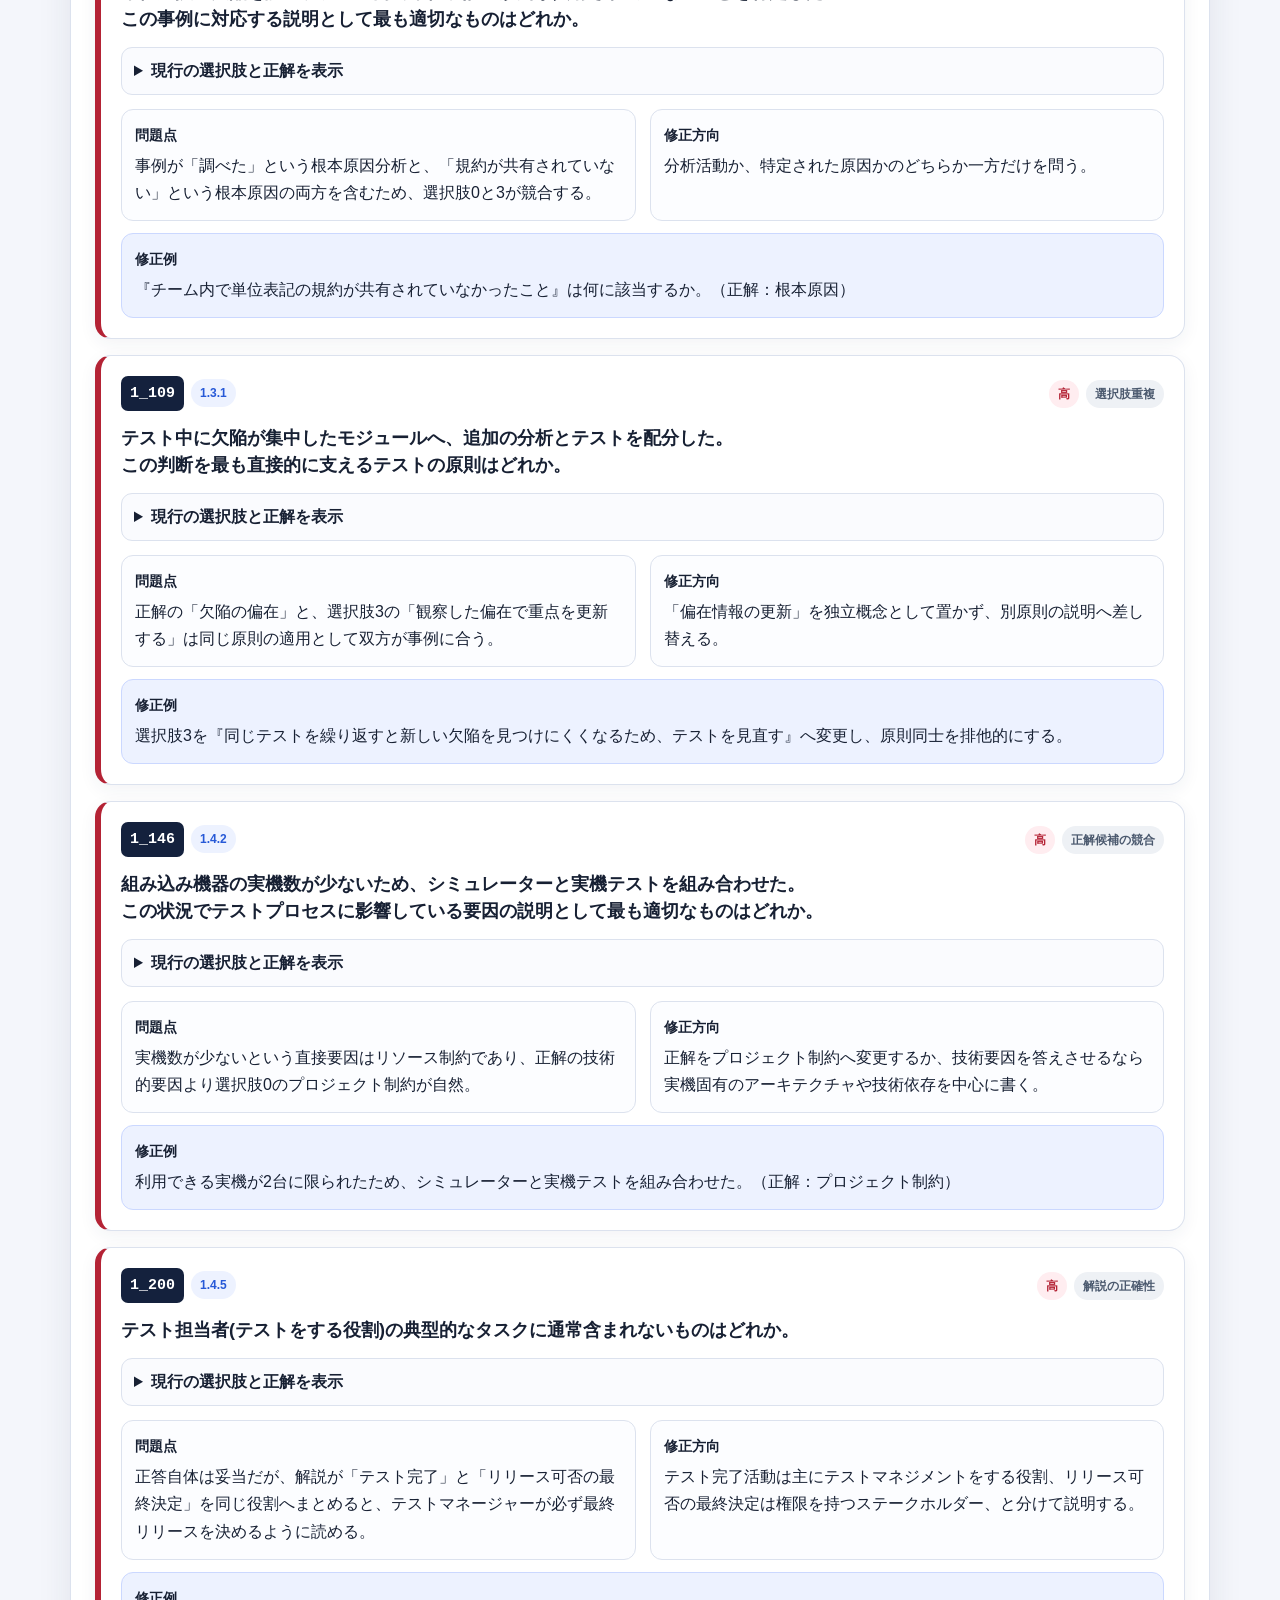
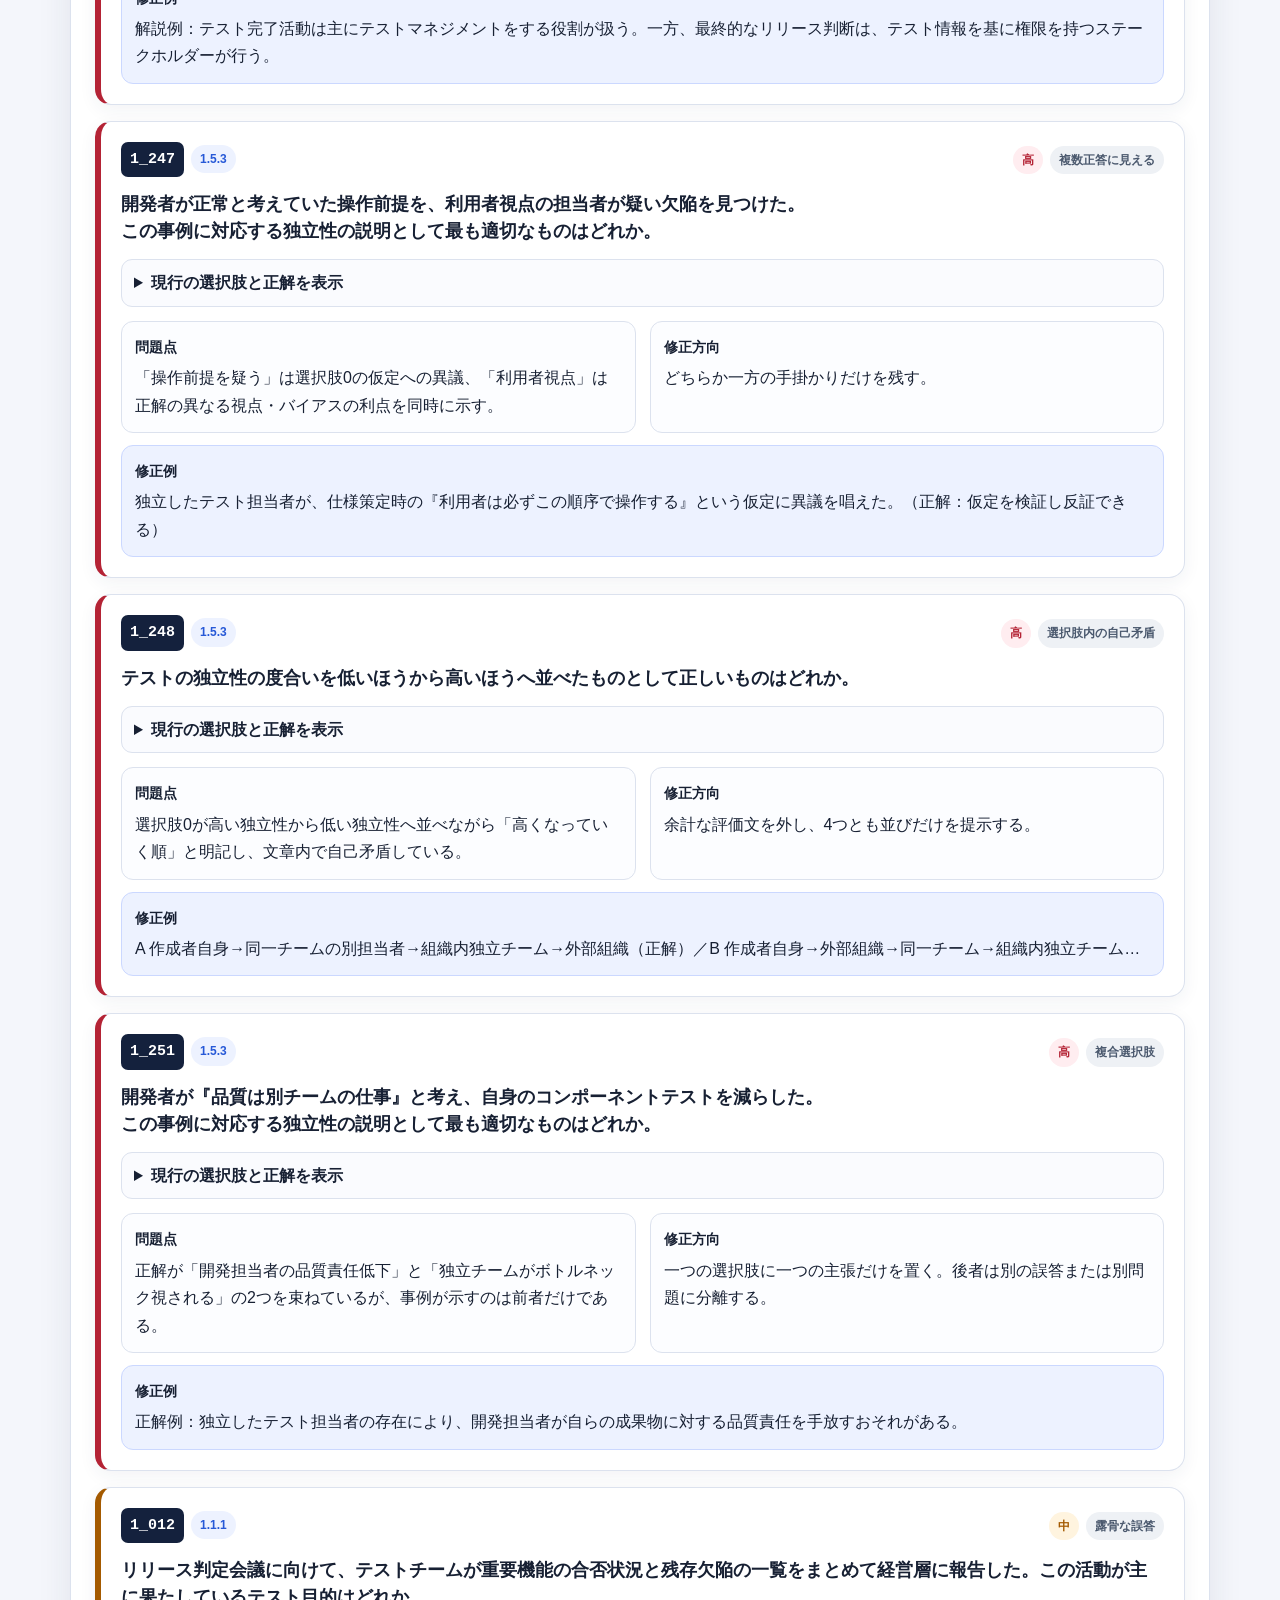
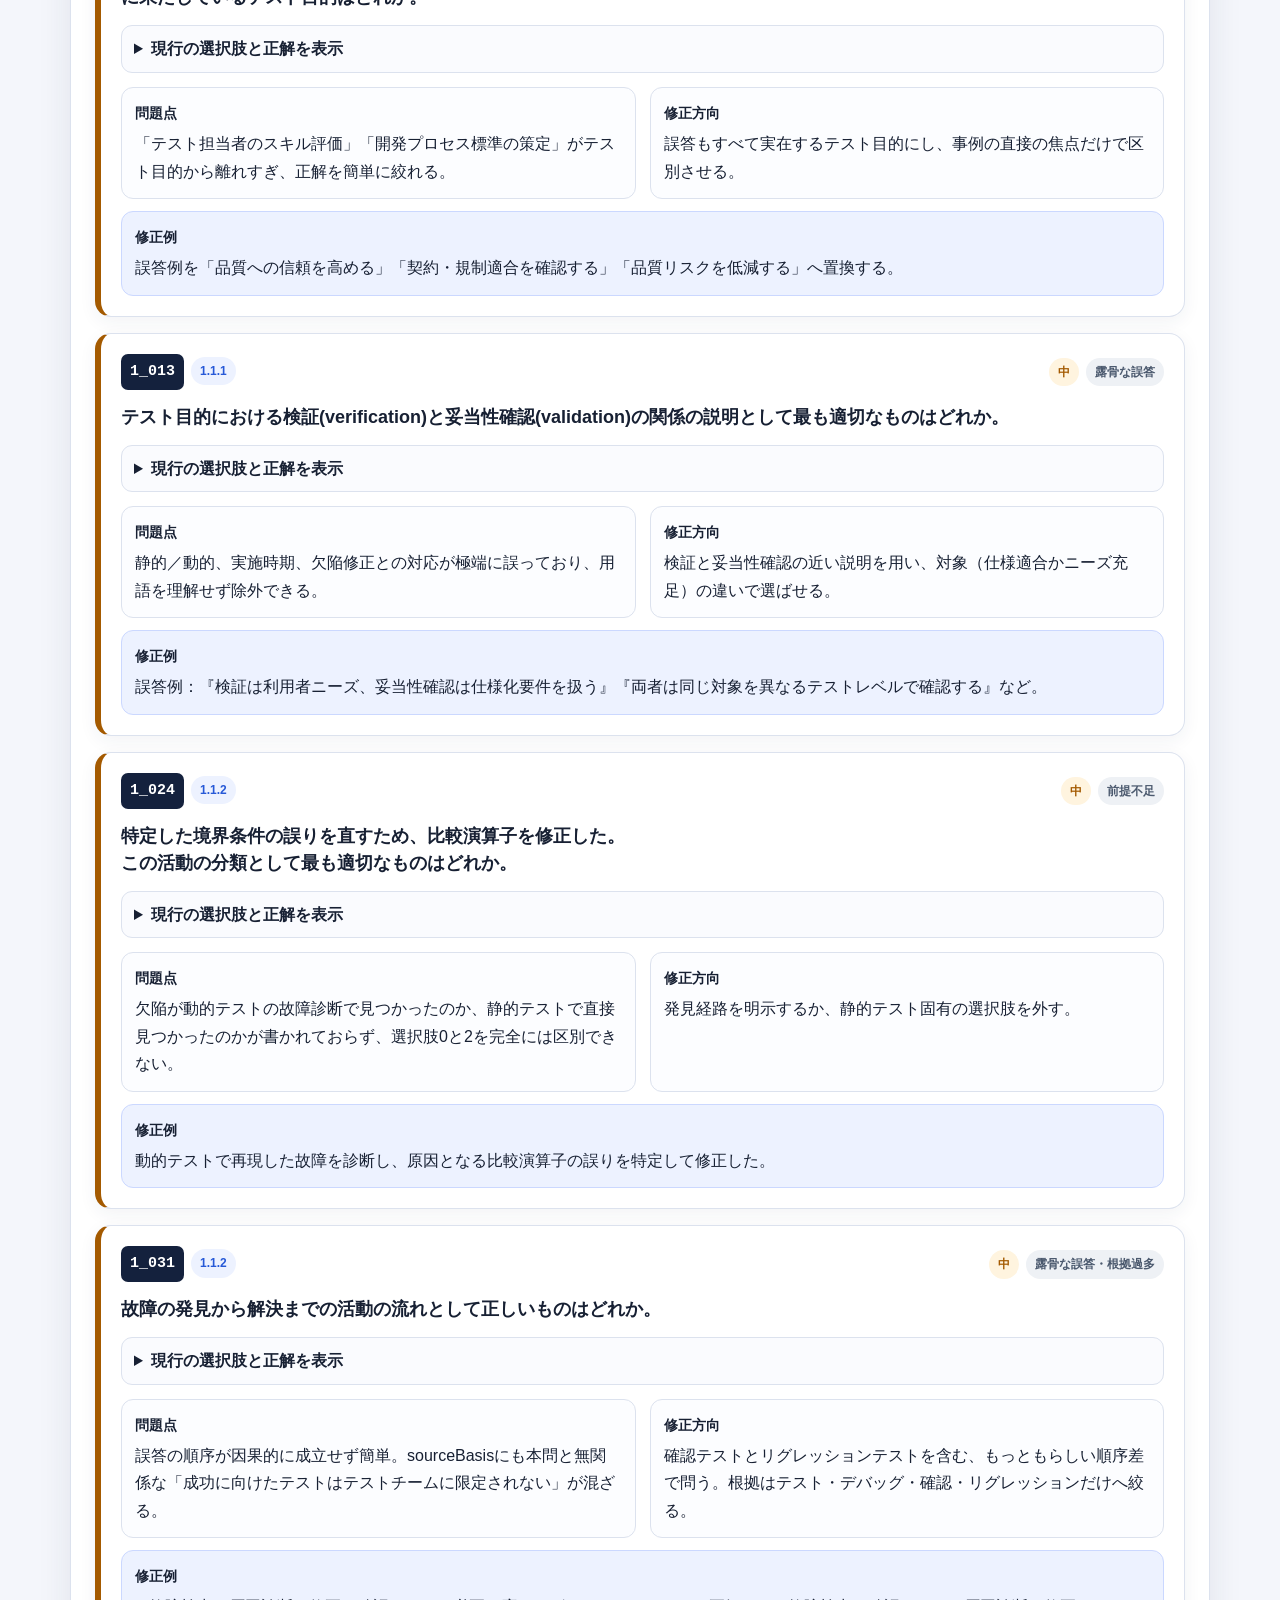
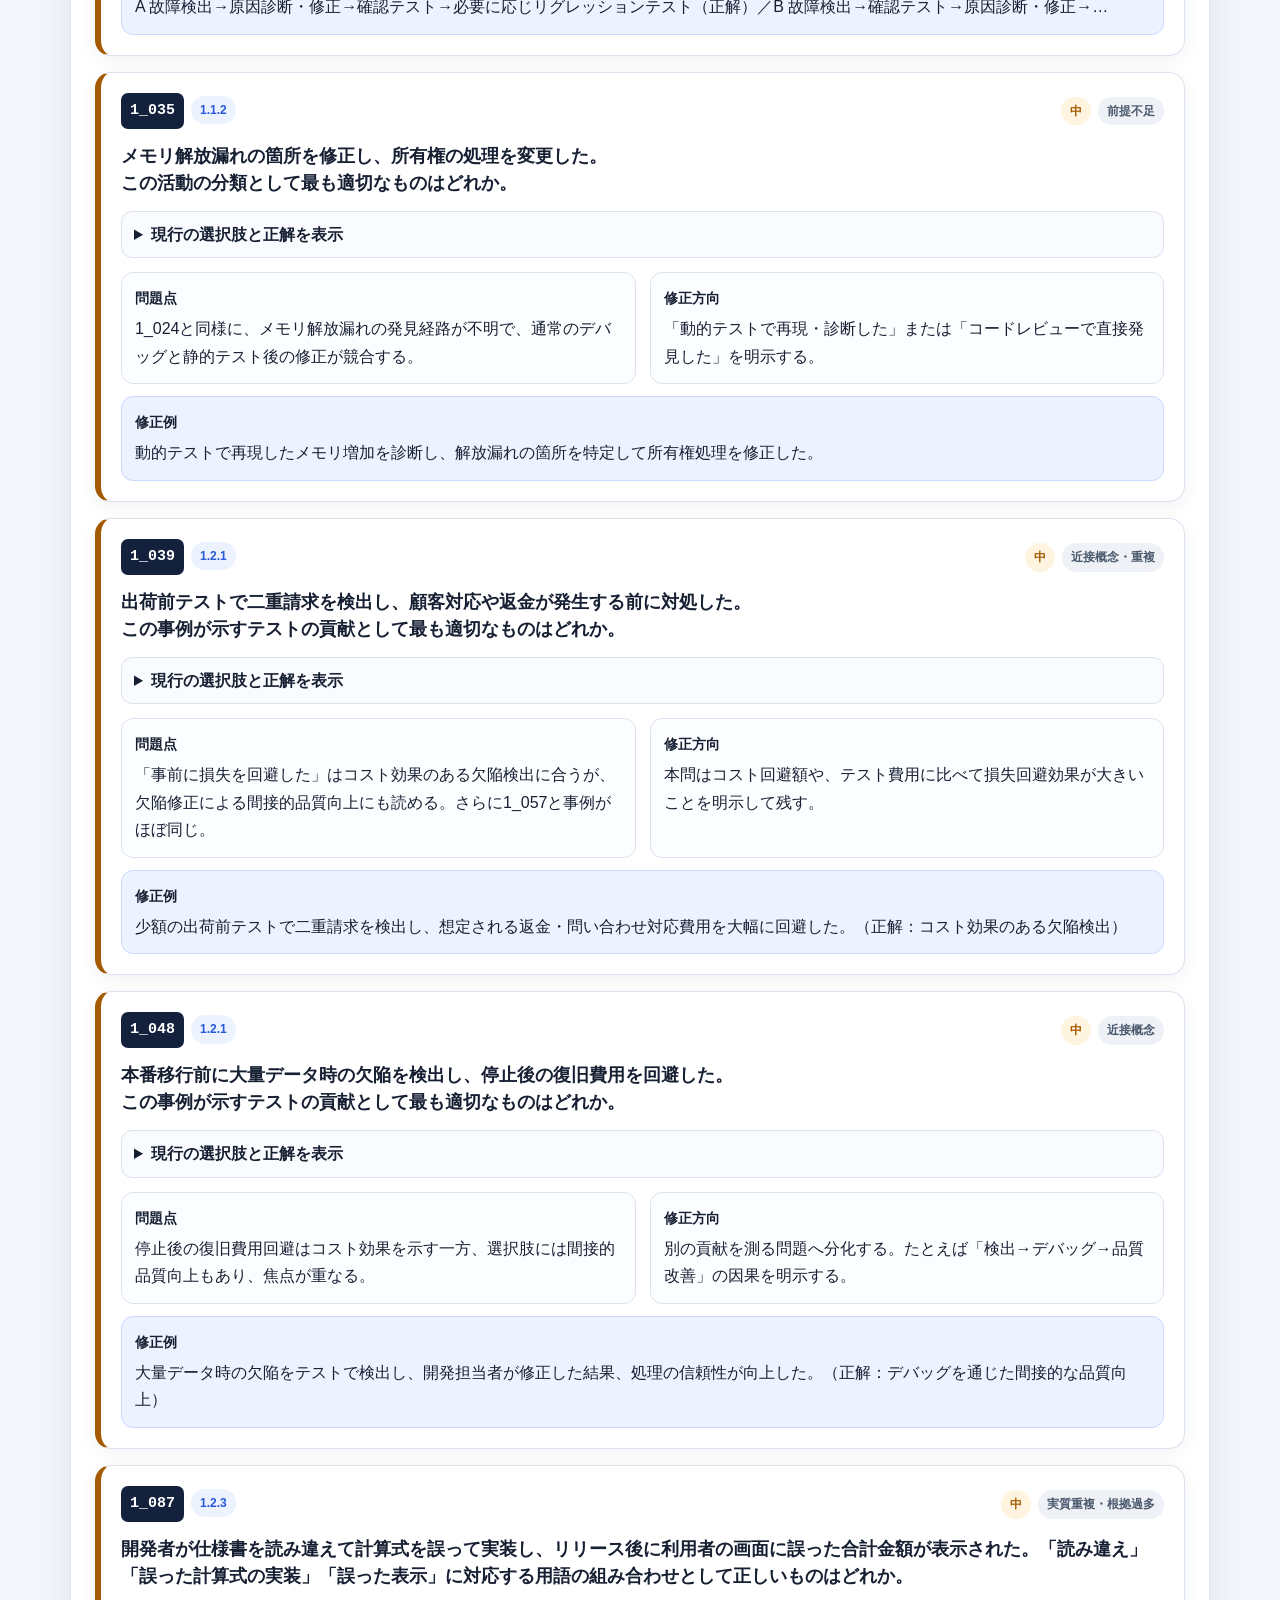
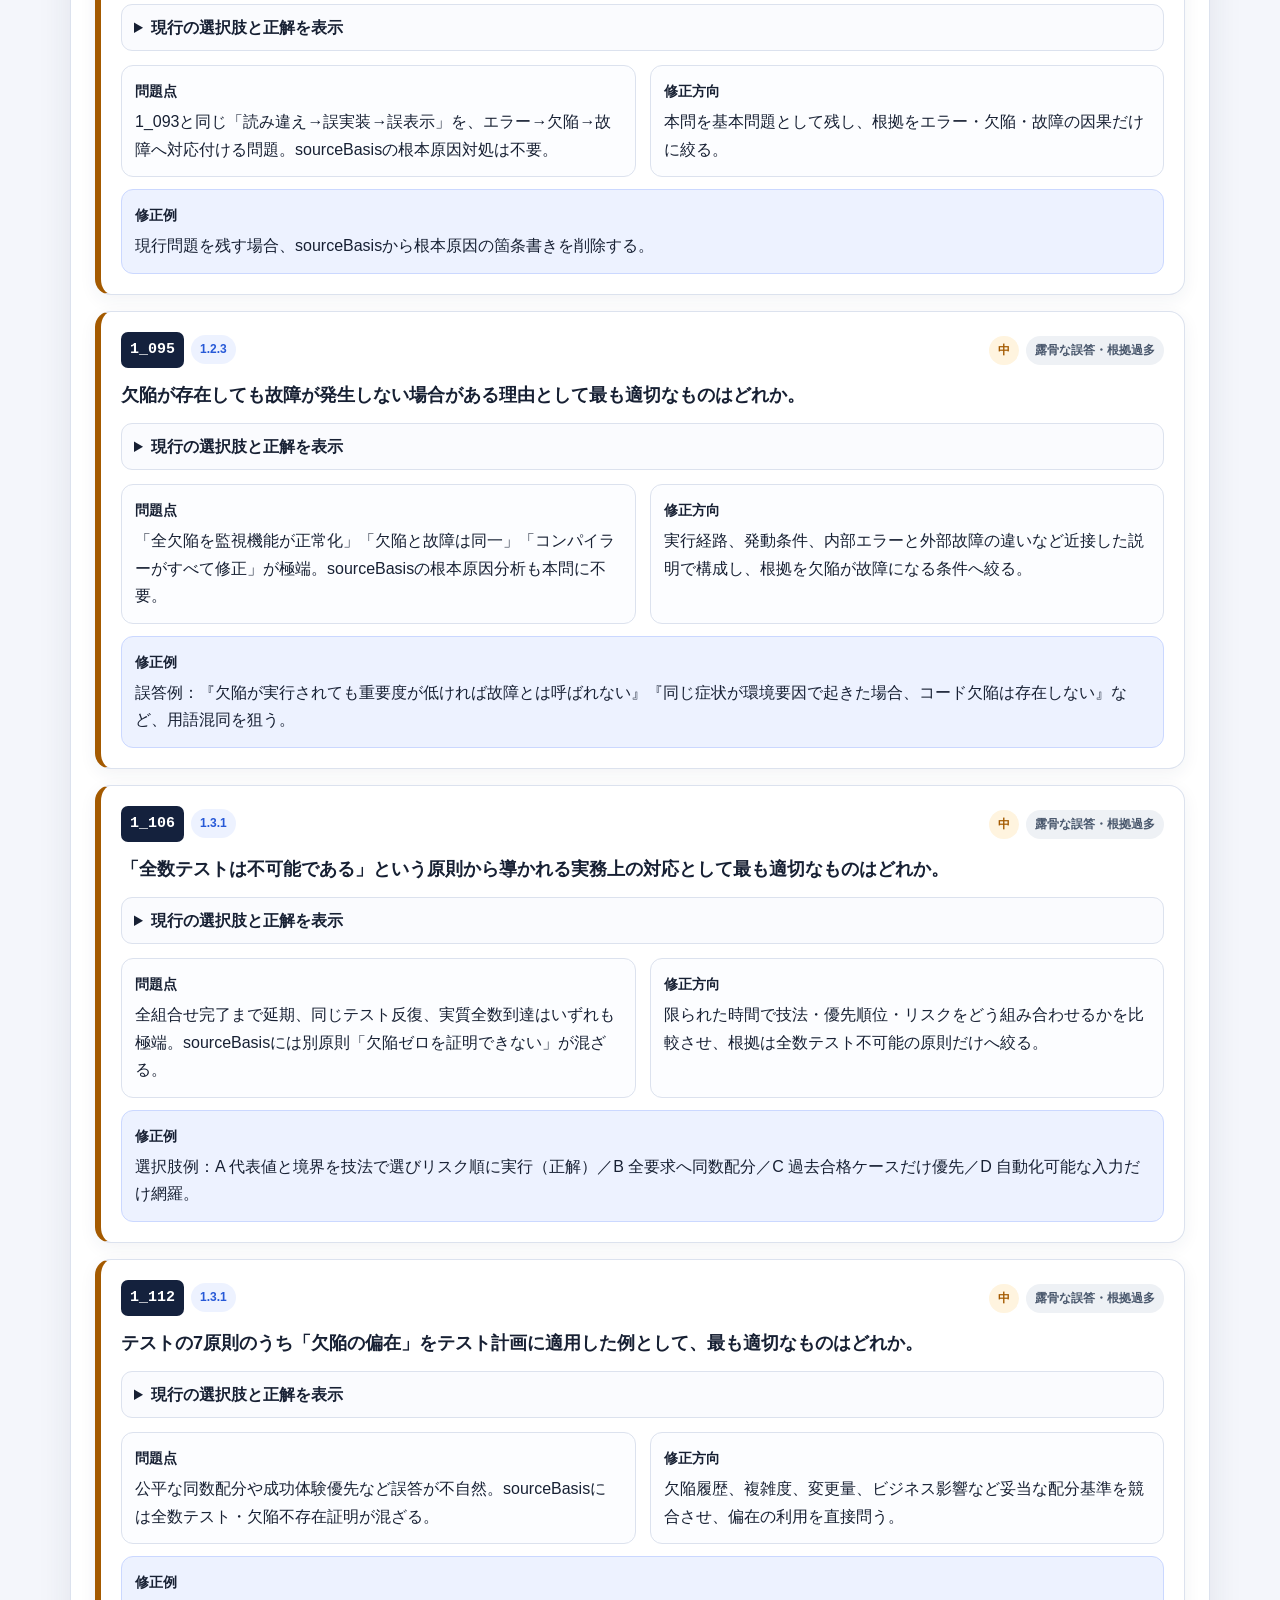
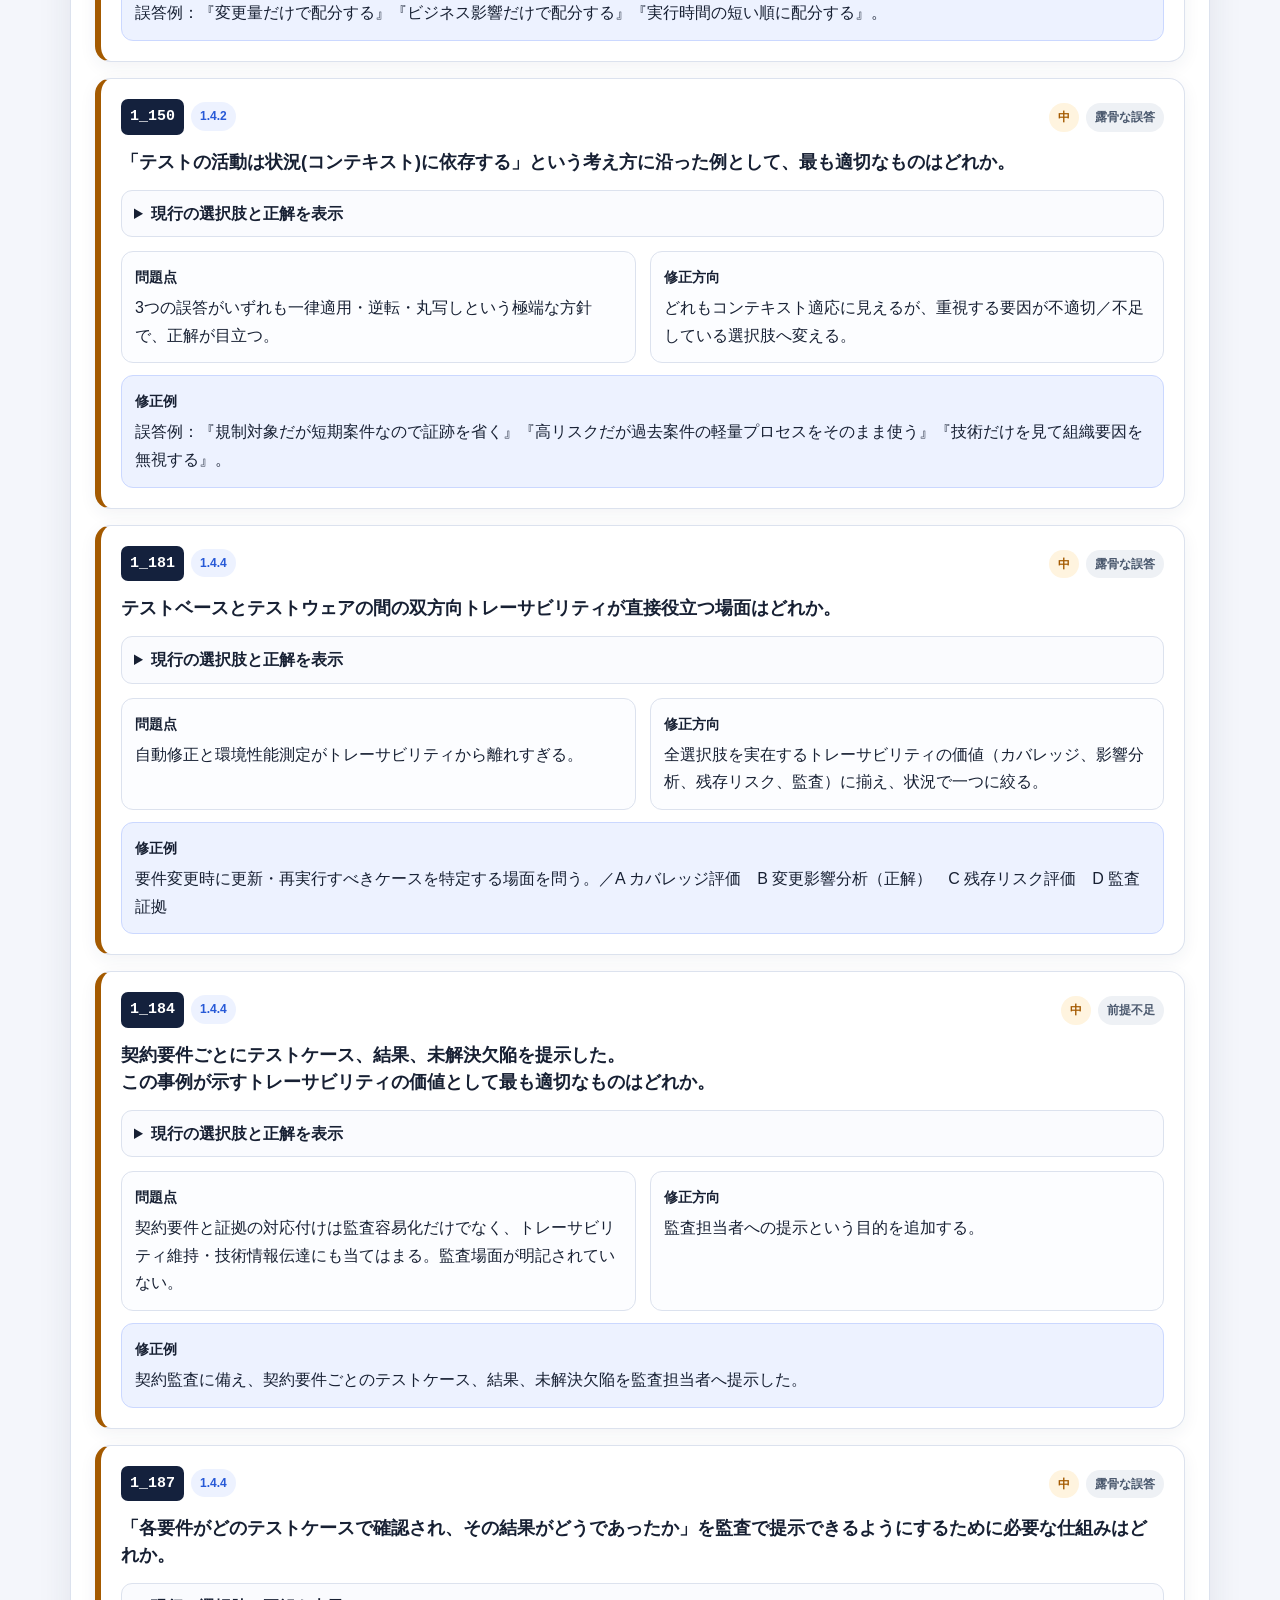
<file: review/JSTQB_1章_再review_report (1).html>
<!doctype html>
<html lang="ja">
<head>
<meta charset="utf-8">
<meta name="viewport" content="width=device-width, initial-scale=1">
<title>JSTQB 第1章 問題品質レビュー・修正指示書</title>
<style>
:root {
  --bg:#f4f6fb; --paper:#fff; --ink:#172033; --muted:#5d6a7f; --line:#dce2ee;
  --brand:#2759d7; --brand-soft:#edf2ff; --ok:#147a53; --ok-soft:#e9f8f1;
  --warn:#a45a00; --warn-soft:#fff4df; --danger:#b42335; --danger-soft:#ffedf0;
  --critical:#8d1530; --shadow:0 12px 35px rgba(31,45,78,.09);
}
*{box-sizing:border-box}
html{scroll-behavior:smooth}
body{margin:0;background:var(--bg);color:var(--ink);font-family:-apple-system,BlinkMacSystemFont,"Segoe UI","Noto Sans JP","Yu Gothic UI",sans-serif;line-height:1.72}
a{color:var(--brand)}
code,.mono{font-family:"SFMono-Regular",Consolas,monospace}
.hero{background:linear-gradient(135deg,#173778,#2f63dc 65%,#6089ef);color:#fff;padding:52px 24px 46px}
.hero-inner{max-width:1180px;margin:auto}
.eyebrow{font-size:13px;font-weight:900;letter-spacing:.16em;text-transform:uppercase;opacity:.85}
h1{font-size:clamp(28px,4.5vw,48px);line-height:1.2;margin:8px 0 16px}
.hero p{max-width:850px;margin:0;opacity:.92}
.hero-meta{display:flex;gap:10px;flex-wrap:wrap;margin-top:22px}
.hero-meta span{background:rgba(255,255,255,.14);border:1px solid rgba(255,255,255,.25);padding:6px 11px;border-radius:999px;font-size:13px;font-weight:800}
.container{max-width:1180px;margin:-24px auto 80px;padding:0 20px}
.panel{background:var(--paper);border:1px solid var(--line);border-radius:18px;box-shadow:var(--shadow);padding:24px;margin:18px 0}
.summary-grid{display:grid;grid-template-columns:repeat(5,minmax(0,1fr));gap:14px}
.stat{background:#f8faff;border:1px solid var(--line);border-radius:15px;padding:17px}
.stat strong{display:block;font-size:31px;line-height:1.1;color:var(--brand)}
.stat span{display:block;color:var(--muted);font-size:13px;font-weight:800;margin-top:8px}
.notice{border-left:5px solid var(--brand);background:var(--brand-soft);padding:14px 16px;border-radius:10px;margin:16px 0}
.notice.warn{border-color:var(--warn);background:var(--warn-soft)}
.notice.ok{border-color:var(--ok);background:var(--ok-soft)}
h2{font-size:27px;margin:0 0 12px;line-height:1.35}
h3{line-height:1.5}
.section-intro{color:var(--muted);margin-top:0}
.toc{display:grid;grid-template-columns:repeat(2,minmax(0,1fr));gap:10px}
.toc a{text-decoration:none;background:#f7f9fd;border:1px solid var(--line);padding:12px 14px;border-radius:12px;font-weight:800}
.toc a:hover{border-color:var(--brand);background:var(--brand-soft)}
.controls{position:sticky;top:10px;z-index:10;display:flex;gap:10px;align-items:center;flex-wrap:wrap;background:rgba(255,255,255,.94);backdrop-filter:blur(10px);border:1px solid var(--line);box-shadow:0 8px 26px rgba(31,45,78,.12);border-radius:15px;padding:12px;margin:14px 0 18px}
.controls input,.controls select{border:1px solid #bdc7d8;border-radius:10px;padding:10px 12px;background:#fff;color:var(--ink);font:inherit}
.controls input{min-width:270px;flex:1}
.controls .count{font-weight:900;color:var(--brand);white-space:nowrap}
.issue-grid{display:grid;gap:16px}
.issue-card{background:var(--paper);border:1px solid var(--line);border-left:6px solid #8ba2d8;border-radius:16px;padding:20px;box-shadow:0 5px 18px rgba(31,45,78,.06)}
.issue-card.severity-critical{border-left-color:var(--critical)}
.issue-card.severity-high{border-left-color:var(--danger)}
.issue-card.severity-medium{border-left-color:var(--warn)}
.issue-head{display:flex;justify-content:space-between;gap:12px;align-items:center;flex-wrap:wrap}
.qid{display:inline-flex;align-items:center;background:#14213d;color:#fff;border-radius:7px;padding:3px 8px;font-family:Consolas,monospace;font-weight:900;font-size:12px}
.qid.big{font-size:15px;padding:5px 9px}
.section-tag,.category-tag,.severity,.pill{display:inline-block;border-radius:999px;padding:4px 9px;font-size:12px;font-weight:900;margin-left:7px}
.section-tag{background:var(--brand-soft);color:var(--brand)}
.category-tag{background:#eef1f5;color:#4b596e}
.severity{background:var(--danger-soft);color:var(--danger)}
.severity-critical .severity{background:#ffe3e9;color:var(--critical)}
.severity-medium .severity{background:var(--warn-soft);color:var(--warn)}
.issue-card h3{font-size:18px;margin:14px 0}
.issue-card details{border:1px solid var(--line);border-radius:11px;background:#fafbfe;padding:9px 12px}
summary{cursor:pointer;font-weight:900}
.options{padding-left:0;list-style:none;margin:12px 0 3px;display:grid;gap:7px}
.options li{display:flex;gap:8px;border:1px solid var(--line);background:#fff;border-radius:9px;padding:9px 11px}
.options li span{font-weight:900;color:var(--muted)}
.options .correct-opt{border-color:#72ba9d;background:var(--ok-soft)}
.options .correct-opt:after{content:"現行正解";margin-left:auto;color:var(--ok);font-size:12px;font-weight:900;white-space:nowrap}
.issue-body{display:grid;grid-template-columns:1fr 1fr;gap:14px;margin-top:14px}
.issue-body>div{border:1px solid var(--line);border-radius:12px;padding:13px;background:#fcfdff}
.issue-body h4,.rewrite h4{margin:0 0 5px;font-size:14px}
.issue-body p,.rewrite p{margin:0}
.rewrite{margin-top:12px;background:var(--brand-soft);border:1px solid #cbd8ff;border-radius:12px;padding:13px}
.muted{color:var(--muted);font-size:13px}
.id-group{border:1px solid var(--line);border-radius:12px;padding:12px 14px;background:#fafbfe;margin:9px 0}
.id-group h4{margin:0 0 5px}
.id-group h4 span{color:var(--muted);font-size:12px}
.id-group p{margin:0;font-family:Consolas,monospace;font-size:13px;line-height:1.9}
.before-after{display:grid;grid-template-columns:1fr 1fr;gap:14px}
.codebox{white-space:pre-wrap;background:#101827;color:#e8efff;border-radius:12px;padding:14px;font-family:Consolas,monospace;font-size:13px;overflow:auto}
.group-detail{border:1px solid var(--line);border-radius:12px;background:#fff;margin:9px 0;overflow:hidden}
.group-detail>summary{display:flex;gap:10px;align-items:center;flex-wrap:wrap;padding:12px 14px;background:#f8faff}
.group-detail[open]>summary{border-bottom:1px solid var(--line)}
.group-no{font-family:Consolas,monospace;color:var(--brand);font-weight:900}
.pill{background:var(--brand-soft);color:var(--brand);margin-left:auto}
.detail-grid{display:grid;grid-template-columns:1fr 1fr;gap:18px;padding:16px}
.detail-grid h4{margin:0 0 8px}
.question-list{padding-left:0;list-style:none;margin:0;display:grid;gap:11px}
.question-list li{border-bottom:1px dashed var(--line);padding-bottom:9px}
.question-list .qid{margin-right:7px}
.bank-list{margin-top:0;padding-left:22px}
.bank-list li{margin:7px 0}
.direction{background:var(--warn-soft);border-radius:10px;padding:10px 12px}
table{border-collapse:collapse;width:100%;font-size:14px}
th,td{border-bottom:1px solid var(--line);text-align:left;vertical-align:top;padding:10px}
th{background:#f4f7fc;position:sticky;top:0}
.table-wrap{overflow:auto;border:1px solid var(--line);border-radius:12px;max-height:560px}
.checklist{display:grid;gap:9px;padding:0;list-style:none}
.checklist li{position:relative;padding:10px 12px 10px 42px;border:1px solid var(--line);border-radius:11px;background:#fbfcfe}
.checklist li:before{content:"✓";position:absolute;left:14px;top:8px;color:var(--ok);font-size:21px;font-weight:900}
.metric-table td:nth-child(2){font-weight:900}
.footer{color:var(--muted);font-size:13px;text-align:center;margin-top:30px}
.hidden{display:none!important}
.small-note{font-size:12px;color:var(--muted)}
@media(max-width:900px){
 .summary-grid{grid-template-columns:repeat(2,1fr)}
 .issue-body,.detail-grid,.before-after{grid-template-columns:1fr}
 .toc{grid-template-columns:1fr}
}
@media(max-width:600px){
 .container{padding:0 10px}
 .panel{padding:17px;border-radius:14px}
 .summary-grid{grid-template-columns:1fr 1fr;gap:9px}
 .stat strong{font-size:25px}
 .controls{position:static}
 .controls input{min-width:100%;width:100%}
 .issue-head{align-items:flex-start}
 .category-tag{display:block;margin:5px 0 0}
 .options .correct-opt:after{display:none}
}
@media print{
 body{background:#fff}
 .hero{padding:24px;background:#fff;color:#000;border-bottom:2px solid #000}
 .container{margin:0;max-width:none}
 .panel,.issue-card{box-shadow:none;break-inside:avoid}
 .controls{display:none}
 details>*{display:block!important}
 details>summary{display:none}
}
</style>
</head>
<body>
<header class="hero">
  <div class="hero-inner">
    <div class="eyebrow">JSTQB Foundation Level / Chapter 1</div>
    <h1>問題品質レビュー・修正指示書</h1>
    <p><strong>questions_1_revised(1).json</strong> の260問を、シラバス第1章と表示用HTMLの仕様に照らして整理した修正レポート。個別の正確性だけでなく、選択肢の手掛かり、同一バンクの再利用、難易度メタデータまで含める。</p>
    <div class="hero-meta"><span>生成：2026-07-20 21:16 JST</span><span>対象：260問</span><span>根拠：JSTQB Version 2023V4.0.J02</span></div>
  </div>
</header>
<main class="container">
<section class="panel">
  <div class="summary-grid">
    <div class="stat"><strong>41</strong><span>個別に修正・再確認する問題</span></div>
    <div class="stat"><strong>108</strong><span>概念ラベルが答えの手掛かりになる問題</span></div>
    <div class="stat"><strong>107</strong><span>同一選択肢バンクの再利用グループ</span></div>
    <div class="stat"><strong>108+</strong><span>最低限、別バンクへ書き換える問題数</span></div>
    <div class="stat"><strong>257</strong><span>difficulty=medium の問題数</span></div>
  </div>
  <div class="notice warn"><strong>件数は重複する。</strong> 41問の個別問題の中にも、概念ラベル問題や選択肢バンク再利用問題が含まれる。単純合計は修正問題数にならない。</div>
  <div class="notice ok"><strong>「根拠: 」の後ろが空欄なのは修正不要。</strong> 表示用HTMLの <code>safeExplanationWithSource(q)</code> が、末尾の「根拠: 」へ <code>sourceBasis</code> を連結する設計になっている。</div>
</section>

<section class="panel">
  <h2>目次</h2>
  <div class="toc">
    <a href="#policy">1. 修正方針と優先順位</a>
    <a href="#individual">2. 個別修正対象 41問</a>
    <a href="#labels">3. 概念ラベルによる手掛かり 108問</a>
    <a href="#banks">4. 同一選択肢バンク 107グループ</a>
    <a href="#basis">5. sourceBasisの絞り込み 6問</a>
    <a href="#metadata">6. Kレベル・難易度・問題形式</a>
    <a href="#checklist">7. 修正後の検証チェックリスト</a>
    <a href="#nochange">8. 変更しない項目</a>
  </div>
</section>

<section class="panel" id="policy">
  <h2>1. 修正方針と優先順位</h2>
  <p class="section-intro">内容を増やすより先に、正答の一意性と選択肢の粒度を揃える。優先順は以下。</p>
  <ol>
    <li><strong>正解や事例の不一致を直す：</strong> 1_193、1_203、1_241、1_234を最優先。</li>
    <li><strong>複数正答に見える問題を直す：</strong> 事例に複数概念の手掛かりを同時に置かない。</li>
    <li><strong>露骨な誤答を近接概念へ置換する：</strong> 全選択肢を同じ文法・粒度・長さに揃える。</li>
    <li><strong>選択肢バンクの再利用を崩す：</strong> 107グループで最低108問を、問い方と選択肢の両方から変更する。</li>
    <li><strong>最後にdifficultyを再分類する：</strong> 内容変更前に難易度だけ変更しない。</li>
  </ol>
</section>

<section class="panel" id="individual">
  <h2>2. 個別修正対象 41問</h2>
  <p class="section-intro">「必須」は正解・事例・解説の整合性に関わるもの。「高」は複数正答や強い曖昧さ。「中」は露骨な誤答、重複、前提不足など。</p>
  <div class="controls">
    <input id="issueSearch" type="search" placeholder="ID・節・問題点・修正例を検索">
    <select id="severityFilter">
      <option value="">優先度：すべて</option>
      <option value="critical">必須</option>
      <option value="high">高</option>
      <option value="medium">中</option>
    </select>
    <span class="count" id="issueCount">41件表示</span>
  </div>
  <div class="issue-grid" id="issueGrid">
    
    <article class="issue-card severity-critical" data-severity="critical" data-search="1_193 1.4.5 正解・設問焦点 設問は具体的な「テスト設計」の作業を示しているのに、正解が「テストをする役割全体」という上位概念になっている。選択肢0の方が事例へ直接対応する。 役割を問う問題ではなく、テスト活動を問う問題へ変更する。全選択肢を同じ粒度（分析・設計・実装・実行）に揃える。 テスト条件に適した技法を選び、テストケース、テストデータ要件、期待結果を導出した。この作業が主に属する活動はどれか。／A テスト分析　B テスト設計　C テスト実装　D テスト実行（正解：B） テスト条件から技法を選び、具体的なケースと期待結果へ落とし込んだ。
この作業を主に扱う役割の説明として最も適切なものはどれか。">
      <div class="issue-head">
        <div><span class="qid big">1_193</span><span class="section-tag">1.4.5</span></div>
        <div><span class="severity">必須</span><span class="category-tag">正解・設問焦点</span></div>
      </div>
      <h3>テスト条件から技法を選び、具体的なケースと期待結果へ落とし込んだ。<br>この作業を主に扱う役割の説明として最も適切なものはどれか。</h3>
      <details>
        <summary>現行の選択肢と正解を表示</summary>
        <ol class="options"><li class=''><span>A.</span>テストベースを分析して条件を識別し、テストケースなどを設計する</li><li class='correct-opt'><span>B.</span>テストのエンジニアリング、すなわち技術的側面に全体的な責任を持つ</li><li class=''><span>C.</span>役割への活動とタスクの割り当てを、プロジェクト、スキル、組織に応じて調整する</li><li class=''><span>D.</span>テストプロセス、テストチーム、テスト活動のリーダーシップに全体的な責任を持つ</li></ol>
      </details>
      <div class="issue-body">
        <div><h4>問題点</h4><p>設問は具体的な「テスト設計」の作業を示しているのに、正解が「テストをする役割全体」という上位概念になっている。選択肢0の方が事例へ直接対応する。</p></div>
        <div><h4>修正方向</h4><p>役割を問う問題ではなく、テスト活動を問う問題へ変更する。全選択肢を同じ粒度（分析・設計・実装・実行）に揃える。</p></div>
      </div>
      <div class="rewrite"><h4>修正例</h4><p>テスト条件に適した技法を選び、テストケース、テストデータ要件、期待結果を導出した。この作業が主に属する活動はどれか。／A テスト分析　B テスト設計　C テスト実装　D テスト実行（正解：B）</p></div>
    </article>
    
    <article class="issue-card severity-critical" data-severity="critical" data-search="1_203 1.4.5 正解・設問焦点 テストデータ要件とテスト環境の設計という具体的作業に対し、正解が「テストをする役割全体」になっている。選択肢1の分析・設計の説明の方が近い。 1_193と同様に活動レベルで問う。特にテストデータ要件・環境要件はテスト設計へ寄せる。 対象の技術構成を踏まえ、必要なテストデータとテスト環境の要件を定義した。この作業が主に属する活動はどれか。／A テスト分析　B テスト設計　C テスト実装　D テスト完了（正解：B） 対象の技術構成を分析し、適切なテストデータと環境を設計した。
この作業を主に扱う役割の説明として最も適切なものはどれか。">
      <div class="issue-head">
        <div><span class="qid big">1_203</span><span class="section-tag">1.4.5</span></div>
        <div><span class="severity">必須</span><span class="category-tag">正解・設問焦点</span></div>
      </div>
      <h3>対象の技術構成を分析し、適切なテストデータと環境を設計した。<br>この作業を主に扱う役割の説明として最も適切なものはどれか。</h3>
      <details>
        <summary>現行の選択肢と正解を表示</summary>
        <ol class="options"><li class='correct-opt'><span>A.</span>テストをする役割全体として、テストのエンジニアリング、すなわち技術的側面に全体的な責任を持つ</li><li class=''><span>B.</span>分析と設計の役割として、テストベースを分析して条件を識別し、テストケースなどを設計する</li><li class=''><span>C.</span>コンテキストに応じた割り当てとして、役割への活動とタスクの割り当てを、プロジェクト、スキル、組織に応じて調整する</li><li class=''><span>D.</span>テストマネジメント全体として、テストプロセス、テストチーム、テスト活動のリーダーシップに全体的な責任を持つ</li></ol>
      </details>
      <div class="issue-body">
        <div><h4>問題点</h4><p>テストデータ要件とテスト環境の設計という具体的作業に対し、正解が「テストをする役割全体」になっている。選択肢1の分析・設計の説明の方が近い。</p></div>
        <div><h4>修正方向</h4><p>1_193と同様に活動レベルで問う。特にテストデータ要件・環境要件はテスト設計へ寄せる。</p></div>
      </div>
      <div class="rewrite"><h4>修正例</h4><p>対象の技術構成を踏まえ、必要なテストデータとテスト環境の要件を定義した。この作業が主に属する活動はどれか。／A テスト分析　B テスト設計　C テスト実装　D テスト完了（正解：B）</p></div>
    </article>
    
    <article class="issue-card severity-critical" data-severity="critical" data-search="1_234 1.5.2 正解・概念対応 業務担当者が受け入れ例を作り、テスト担当者がケースへ具体化する事例は、職名を越えて同じ仕事を行う「柔軟な分担」より、異なる知識・スキルの相乗効果やビジネス側との協力を示す。 正解を「スキルの相乗効果」または「ビジネス側代表者との協力」に変更し、選択肢もそのどちらか一方に絞る。 業務担当者が業務知識を使って受け入れ例を示し、テスト担当者がテスト技法を使って実行可能なケースへ具体化した。／正解：異なるスキルセットを組み合わせ、プロジェクトの利益へ生かす 業務担当者が受け入れ例を作り、テスト担当者が実行可能なケースへ整えた。
この事例が示すチーム全体アプローチの特徴はどれか。">
      <div class="issue-head">
        <div><span class="qid big">1_234</span><span class="section-tag">1.5.2</span></div>
        <div><span class="severity">必須</span><span class="category-tag">正解・概念対応</span></div>
      </div>
      <h3>業務担当者が受け入れ例を作り、テスト担当者が実行可能なケースへ整えた。<br>この事例が示すチーム全体アプローチの特徴はどれか。</h3>
      <details>
        <summary>現行の選択肢と正解を表示</summary>
        <ol class="options"><li class=''><span>A.</span>品質への共同責任として、品質を特定の担当者へ委ねず、チーム全員が責任を持つ</li><li class=''><span>B.</span>チームダイナミクスとして、協力関係を強め、チームの相互作用と一体感を向上させる</li><li class=''><span>C.</span>スキルの相乗効果として、異なるスキルセットを組み合わせ、プロジェクトの利益へ生かす</li><li class='correct-opt'><span>D.</span>仕事の柔軟な分担として、必要な知識とスキルを持つメンバーであれば、専門職名に閉じず必要な仕事を行う</li></ol>
      </details>
      <div class="issue-body">
        <div><h4>問題点</h4><p>業務担当者が受け入れ例を作り、テスト担当者がケースへ具体化する事例は、職名を越えて同じ仕事を行う「柔軟な分担」より、異なる知識・スキルの相乗効果やビジネス側との協力を示す。</p></div>
        <div><h4>修正方向</h4><p>正解を「スキルの相乗効果」または「ビジネス側代表者との協力」に変更し、選択肢もそのどちらか一方に絞る。</p></div>
      </div>
      <div class="rewrite"><h4>修正例</h4><p>業務担当者が業務知識を使って受け入れ例を示し、テスト担当者がテスト技法を使って実行可能なケースへ具体化した。／正解：異なるスキルセットを組み合わせ、プロジェクトの利益へ生かす</p></div>
    </article>
    
    <article class="issue-card severity-critical" data-severity="critical" data-search="1_241 1.5.2 事例と正解の不一致 事例はテスト容易性の向上（ログ・検証点の追加）だが、正解はテスト戦略と自動化アプローチの共同決定を説明しており、行動が一致していない。 正解を維持するなら、事例をテスト戦略・自動化方針の共同合意へ変更する。現在の事例を維持するなら、開発初期からの協働・品質への共同責任を答えにする。 開発担当者とテスト担当者が、テスト戦略、自動化対象、保守方針を共同で合意した。この事例が示す特徴はどれか。（正解：開発担当者との協力） 実装方式を検討する段階でテスト容易性を議論し、ログと検証点を追加した。
この事例が示すチーム全体アプローチの特徴はどれか。">
      <div class="issue-head">
        <div><span class="qid big">1_241</span><span class="section-tag">1.5.2</span></div>
        <div><span class="severity">必須</span><span class="category-tag">事例と正解の不一致</span></div>
      </div>
      <h3>実装方式を検討する段階でテスト容易性を議論し、ログと検証点を追加した。<br>この事例が示すチーム全体アプローチの特徴はどれか。</h3>
      <details>
        <summary>現行の選択肢と正解を表示</summary>
        <ol class="options"><li class=''><span>A.</span>適用上の制約として、高い独立性が必要なコンテキストでは、チーム全体アプローチだけに依存しない</li><li class=''><span>B.</span>品質への共同責任として、品質を特定の担当者へ委ねず、チーム全員が責任を持つ</li><li class='correct-opt'><span>C.</span>開発担当者との協力として、開発担当者とテスト戦略やテスト自動化アプローチを共同で決める</li><li class=''><span>D.</span>チームダイナミクスとして、協力関係を強め、チームの相互作用と一体感を向上させる</li></ol>
      </details>
      <div class="issue-body">
        <div><h4>問題点</h4><p>事例はテスト容易性の向上（ログ・検証点の追加）だが、正解はテスト戦略と自動化アプローチの共同決定を説明しており、行動が一致していない。</p></div>
        <div><h4>修正方向</h4><p>正解を維持するなら、事例をテスト戦略・自動化方針の共同合意へ変更する。現在の事例を維持するなら、開発初期からの協働・品質への共同責任を答えにする。</p></div>
      </div>
      <div class="rewrite"><h4>修正例</h4><p>開発担当者とテスト担当者が、テスト戦略、自動化対象、保守方針を共同で合意した。この事例が示す特徴はどれか。（正解：開発担当者との協力）</p></div>
    </article>
    
    <article class="issue-card severity-high" data-severity="high" data-search="1_003 1.1.1 曖昧さ 「安全要件」という語が、カバレッジだけでなく品質リスク低減や法律・規制適合も連想させる。 カバレッジ基準への対応であることを明示し、規制・リスクを連想させる修飾語を外す。 合意した要件カバレッジ基準に基づき、各要件に対応するテストケースがあるか確認し、未対応の要件を補った。 安全要件ごとに対応するテストケースが存在するかを確認し、未対応の要件を補った。
この活動が主に達成しているテスト目的はどれか。">
      <div class="issue-head">
        <div><span class="qid big">1_003</span><span class="section-tag">1.1.1</span></div>
        <div><span class="severity">高</span><span class="category-tag">曖昧さ</span></div>
      </div>
      <h3>安全要件ごとに対応するテストケースが存在するかを確認し、未対応の要件を補った。<br>この活動が主に達成しているテスト目的はどれか。</h3>
      <details>
        <summary>現行の選択肢と正解を表示</summary>
        <ol class="options"><li class=''><span>A.</span>重大な品質リスクに対する証拠を増やし、許容できないリスクを低減する</li><li class=''><span>B.</span>契約、法律、規制で定められた要件への適合を検証する</li><li class=''><span>C.</span>重要な振る舞いを確認した証拠を積み重ね、テスト対象の品質への信頼を高める</li><li class='correct-opt'><span>D.</span>要求されたカバレッジ基準を満たすために必要なテストを設計して実施する</li></ol>
      </details>
      <div class="issue-body">
        <div><h4>問題点</h4><p>「安全要件」という語が、カバレッジだけでなく品質リスク低減や法律・規制適合も連想させる。</p></div>
        <div><h4>修正方向</h4><p>カバレッジ基準への対応であることを明示し、規制・リスクを連想させる修飾語を外す。</p></div>
      </div>
      <div class="rewrite"><h4>修正例</h4><p>合意した要件カバレッジ基準に基づき、各要件に対応するテストケースがあるか確認し、未対応の要件を補った。</p></div>
    </article>
    
    <article class="issue-card severity-high" data-severity="high" data-search="1_006 1.1.1 曖昧さ 「監査で求められる」だけでは社内監査の可能性があり、契約・法律・規制への適合とは断定できない。 外部から課された要件であることを明記する。 法令で定められた操作記録の保存期間と改ざん防止要件を満たすか確認した。 監査で求められる操作記録が保存期間と改ざん防止要件を満たすか確認した。
この活動が主に達成しているテスト目的はどれか。">
      <div class="issue-head">
        <div><span class="qid big">1_006</span><span class="section-tag">1.1.1</span></div>
        <div><span class="severity">高</span><span class="category-tag">曖昧さ</span></div>
      </div>
      <h3>監査で求められる操作記録が保存期間と改ざん防止要件を満たすか確認した。<br>この活動が主に達成しているテスト目的はどれか。</h3>
      <details>
        <summary>現行の選択肢と正解を表示</summary>
        <ol class="options"><li class=''><span>A.</span>ステークホルダーが根拠ある判断を行えるよう品質情報を提供する</li><li class=''><span>B.</span>運用環境でユーザーやステークホルダーのニーズを満たすかを確認する</li><li class='correct-opt'><span>C.</span>契約、法律、規制で定められた要件への適合を検証する</li><li class=''><span>D.</span>テスト対象を動かして故障を引き起こし、原因となり得る欠陥の発見につなげる</li></ol>
      </details>
      <div class="issue-body">
        <div><h4>問題点</h4><p>「監査で求められる」だけでは社内監査の可能性があり、契約・法律・規制への適合とは断定できない。</p></div>
        <div><h4>修正方向</h4><p>外部から課された要件であることを明記する。</p></div>
      </div>
      <div class="rewrite"><h4>修正例</h4><p>法令で定められた操作記録の保存期間と改ざん防止要件を満たすか確認した。</p></div>
    </article>
    
    <article class="issue-card severity-high" data-severity="high" data-search="1_008 1.1.1 曖昧さ 「実際に業務を継続できるか」は妥当性確認にも強く読めるため、品質への信頼の構築との二択になる。 合格証拠の蓄積に焦点を置き、実運用ニーズの確認表現を外す。 主要機能が複数環境・複数回のテストで継続して合格し、ステークホルダーの品質に対する信頼が高まった。 主要利用経路を複数環境で確認し、移行後も業務を継続できるという信頼を高めた。
この活動が主に達成しているテスト目的はどれか。">
      <div class="issue-head">
        <div><span class="qid big">1_008</span><span class="section-tag">1.1.1</span></div>
        <div><span class="severity">高</span><span class="category-tag">曖昧さ</span></div>
      </div>
      <h3>主要利用経路を複数環境で確認し、移行後も業務を継続できるという信頼を高めた。<br>この活動が主に達成しているテスト目的はどれか。</h3>
      <details>
        <summary>現行の選択肢と正解を表示</summary>
        <ol class="options"><li class='correct-opt'><span>A.</span>重要な振る舞いを確認した証拠を積み重ね、テスト対象の品質への信頼を高める</li><li class=''><span>B.</span>運用環境でユーザーやステークホルダーのニーズを満たすかを確認する</li><li class=''><span>C.</span>テスト対象を動かして故障を引き起こし、原因となり得る欠陥の発見につなげる</li><li class=''><span>D.</span>重大な品質リスクに対する証拠を増やし、許容できないリスクを低減する</li></ol>
      </details>
      <div class="issue-body">
        <div><h4>問題点</h4><p>「実際に業務を継続できるか」は妥当性確認にも強く読めるため、品質への信頼の構築との二択になる。</p></div>
        <div><h4>修正方向</h4><p>合格証拠の蓄積に焦点を置き、実運用ニーズの確認表現を外す。</p></div>
      </div>
      <div class="rewrite"><h4>修正例</h4><p>主要機能が複数環境・複数回のテストで継続して合格し、ステークホルダーの品質に対する信頼が高まった。</p></div>
    </article>
    
    <article class="issue-card severity-high" data-severity="high" data-search="1_057 1.2.1 実質重複 1_039とほぼ同じ二重請求・返金回避の事例で、選択肢バンクも同一である。 削除または別のテスト貢献へ全面変更する。 テスト結果、未解決欠陥、未実施範囲を経営会議へ提示し、リリース延期を決定した。（正解：移行・リリース判断への情報提供） 別案件の事例として、出荷前テストで二重請求を検出し、顧客対応や返金が発生する前に対処した。
この事例が示すテストの貢献として最も適切なものはどれか。">
      <div class="issue-head">
        <div><span class="qid big">1_057</span><span class="section-tag">1.2.1</span></div>
        <div><span class="severity">高</span><span class="category-tag">実質重複</span></div>
      </div>
      <h3>別案件の事例として、出荷前テストで二重請求を検出し、顧客対応や返金が発生する前に対処した。<br>この事例が示すテストの貢献として最も適切なものはどれか。</h3>
      <details>
        <summary>現行の選択肢と正解を表示</summary>
        <ol class="options"><li class=''><span>A.</span>間接的な品質向上の観点から、テストで検出した欠陥をデバッグで取り除くことにより、品質向上へ間接的に貢献する</li><li class=''><span>B.</span>移行・リリース判断の観点から、テストによる測定結果を、次のSDLC段階やリリースへ進む判断に利用する</li><li class=''><span>C.</span>契約要件への対応の観点から、契約上要求された品質特性や検証条件を満たすためにテストする</li><li class='correct-opt'><span>D.</span>コスト効果のある欠陥検出の観点から、テストは欠陥を検出するためのコスト効果のある手段を提供する</li></ol>
      </details>
      <div class="issue-body">
        <div><h4>問題点</h4><p>1_039とほぼ同じ二重請求・返金回避の事例で、選択肢バンクも同一である。</p></div>
        <div><h4>修正方向</h4><p>削除または別のテスト貢献へ全面変更する。</p></div>
      </div>
      <div class="rewrite"><h4>修正例</h4><p>テスト結果、未解決欠陥、未実施範囲を経営会議へ提示し、リリース延期を決定した。（正解：移行・リリース判断への情報提供）</p></div>
    </article>
    
    <article class="issue-card severity-high" data-severity="high" data-search="1_058 1.2.2 複数正答に見える 4選択肢はいずれも一般論として成立し得る。事例から「テストはQCの主要な形式」だけを選ぶ決定的な手掛かりが弱い。 活動の分類を直接問うか、他の選択肢を同じ粒度の排他的な分類にする。 完成機能を実行して期待結果との差異を報告する活動は、主にどれに分類されるか。／A プロセス指向のQA　B QCの一形式であるテスト　C デバッグ　D プロセス監査（正解：B） 完成した機能を実行し、期待結果との差異を欠陥として報告した。
QA、品質コントロール、テストの関係について最も適切な説明はどれか。">
      <div class="issue-head">
        <div><span class="qid big">1_058</span><span class="section-tag">1.2.2</span></div>
        <div><span class="severity">高</span><span class="category-tag">複数正答に見える</span></div>
      </div>
      <h3>完成した機能を実行し、期待結果との差異を欠陥として報告した。<br>QA、品質コントロール、テストの関係について最も適切な説明はどれか。</h3>
      <details>
        <summary>現行の選択肢と正解を表示</summary>
        <ol class="options"><li class=''><span>A.</span>品質コントロールはプロダクト指向で、適切な品質の達成を支援する是正アプローチである</li><li class=''><span>B.</span>品質保証は開発プロセスとテストプロセスの両方に適用する</li><li class='correct-opt'><span>C.</span>テストはプロダクトの品質達成を支援する品質コントロールの主要な形式である</li><li class=''><span>D.</span>品質コントロールではテスト結果を欠陥の修正に利用する</li></ol>
      </details>
      <div class="issue-body">
        <div><h4>問題点</h4><p>4選択肢はいずれも一般論として成立し得る。事例から「テストはQCの主要な形式」だけを選ぶ決定的な手掛かりが弱い。</p></div>
        <div><h4>修正方向</h4><p>活動の分類を直接問うか、他の選択肢を同じ粒度の排他的な分類にする。</p></div>
      </div>
      <div class="rewrite"><h4>修正例</h4><p>完成機能を実行して期待結果との差異を報告する活動は、主にどれに分類されるか。／A プロセス指向のQA　B QCの一形式であるテスト　C デバッグ　D プロセス監査（正解：B）</p></div>
    </article>
    
    <article class="issue-card severity-high" data-severity="high" data-search="1_093 1.2.3 実質重複・根拠過多 1_087とほぼ同一。別問題としての追加学習価値がない。sourceBasisにも根本原因関連の不要項目が混在する。 「欠陥が存在しても条件が成立せず故障しない」など別の理解を測る問題へ全面変更する。 誤った税率のコードは存在したが、その地域向け処理が一度も実行されず故障は観察されなかった。この説明として最も適切なものはどれか。 開発者が仕様書を読み違え(A)、誤った税率をコードに実装し(B)、購入画面で誤った合計金額が表示された(C)。A〜Cに対応する用語の組み合わせとして正しいものはどれか。">
      <div class="issue-head">
        <div><span class="qid big">1_093</span><span class="section-tag">1.2.3</span></div>
        <div><span class="severity">高</span><span class="category-tag">実質重複・根拠過多</span></div>
      </div>
      <h3>開発者が仕様書を読み違え(A)、誤った税率をコードに実装し(B)、購入画面で誤った合計金額が表示された(C)。A〜Cに対応する用語の組み合わせとして正しいものはどれか。</h3>
      <details>
        <summary>現行の選択肢と正解を表示</summary>
        <ol class="options"><li class=''><span>A.</span>A=エラー、B=故障、C=欠陥</li><li class=''><span>B.</span>A=故障、B=欠陥、C=エラー</li><li class=''><span>C.</span>A=欠陥、B=エラー、C=故障</li><li class='correct-opt'><span>D.</span>A=エラー、B=欠陥、C=故障</li></ol>
      </details>
      <div class="issue-body">
        <div><h4>問題点</h4><p>1_087とほぼ同一。別問題としての追加学習価値がない。sourceBasisにも根本原因関連の不要項目が混在する。</p></div>
        <div><h4>修正方向</h4><p>「欠陥が存在しても条件が成立せず故障しない」など別の理解を測る問題へ全面変更する。</p></div>
      </div>
      <div class="rewrite"><h4>修正例</h4><p>誤った税率のコードは存在したが、その地域向け処理が一度も実行されず故障は観察されなかった。この説明として最も適切なものはどれか。</p></div>
    </article>
    
    <article class="issue-card severity-high" data-severity="high" data-search="1_094 1.2.3 問いの焦点 事例が「調べた」という根本原因分析と、「規約が共有されていない」という根本原因の両方を含むため、選択肢0と3が競合する。 分析活動か、特定された原因かのどちらか一方だけを問う。 『チーム内で単位表記の規約が共有されていなかったこと』は何に該当するか。（正解：根本原因） 単位変換の欠陥を調べ、チーム内で単位表記の規約が共有されていないことを特定した。
この事例に対応する説明として最も適切なものはどれか。">
      <div class="issue-head">
        <div><span class="qid big">1_094</span><span class="section-tag">1.2.3</span></div>
        <div><span class="severity">高</span><span class="category-tag">問いの焦点</span></div>
      </div>
      <h3>単位変換の欠陥を調べ、チーム内で単位表記の規約が共有されていないことを特定した。<br>この事例に対応する説明として最も適切なものはどれか。</h3>
      <details>
        <summary>現行の選択肢と正解を表示</summary>
        <ol class="options"><li class=''><span>A.</span>根本原因分析として、故障や欠陥を分析して根底の理由を特定し、同様の問題の再発防止につなげる</li><li class=''><span>B.</span>エラーとして、人が行った誤った判断や行為がエラーであり、成果物中の欠陥を生むことがある</li><li class=''><span>C.</span>故障として、欠陥が実行され、期待したサービスや振る舞いから外れた事象が故障である</li><li class='correct-opt'><span>D.</span>根本原因として、問題が発生する根底の理由が根本原因である</li></ol>
      </details>
      <div class="issue-body">
        <div><h4>問題点</h4><p>事例が「調べた」という根本原因分析と、「規約が共有されていない」という根本原因の両方を含むため、選択肢0と3が競合する。</p></div>
        <div><h4>修正方向</h4><p>分析活動か、特定された原因かのどちらか一方だけを問う。</p></div>
      </div>
      <div class="rewrite"><h4>修正例</h4><p>『チーム内で単位表記の規約が共有されていなかったこと』は何に該当するか。（正解：根本原因）</p></div>
    </article>
    
    <article class="issue-card severity-high" data-severity="high" data-search="1_109 1.3.1 選択肢重複 正解の「欠陥の偏在」と、選択肢3の「観察した偏在で重点を更新する」は同じ原則の適用として双方が事例に合う。 「偏在情報の更新」を独立概念として置かず、別原則の説明へ差し替える。 選択肢3を『同じテストを繰り返すと新しい欠陥を見つけにくくなるため、テストを見直す』へ変更し、原則同士を排他的にする。 テスト中に欠陥が集中したモジュールへ、追加の分析とテストを配分した。
この判断を最も直接的に支えるテストの原則はどれか。">
      <div class="issue-head">
        <div><span class="qid big">1_109</span><span class="section-tag">1.3.1</span></div>
        <div><span class="severity">高</span><span class="category-tag">選択肢重複</span></div>
      </div>
      <h3>テスト中に欠陥が集中したモジュールへ、追加の分析とテストを配分した。<br>この判断を最も直接的に支えるテストの原則はどれか。</h3>
      <details>
        <summary>現行の選択肢と正解を表示</summary>
        <ol class="options"><li class=''><span>A.</span>テストの弱化として、新たな欠陥の検出力を保つため、テストやテストデータを見直して追加・変更する</li><li class=''><span>B.</span>欠陥ゼロの落とし穴として、仕様への適合だけでなく、ユーザーニーズとビジネスゴールを満たすか妥当性確認する</li><li class='correct-opt'><span>C.</span>欠陥の偏在として、過去と現在の欠陥分布を参考に、欠陥が集中する領域へテストを重点配分する</li><li class=''><span>D.</span>偏在情報の更新として、予測した分布だけで固定せず、テスト中と運用中に観察した欠陥分布で重点を更新する</li></ol>
      </details>
      <div class="issue-body">
        <div><h4>問題点</h4><p>正解の「欠陥の偏在」と、選択肢3の「観察した偏在で重点を更新する」は同じ原則の適用として双方が事例に合う。</p></div>
        <div><h4>修正方向</h4><p>「偏在情報の更新」を独立概念として置かず、別原則の説明へ差し替える。</p></div>
      </div>
      <div class="rewrite"><h4>修正例</h4><p>選択肢3を『同じテストを繰り返すと新しい欠陥を見つけにくくなるため、テストを見直す』へ変更し、原則同士を排他的にする。</p></div>
    </article>
    
    <article class="issue-card severity-high" data-severity="high" data-search="1_146 1.4.2 正解候補の競合 実機数が少ないという直接要因はリソース制約であり、正解の技術的要因より選択肢0のプロジェクト制約が自然。 正解をプロジェクト制約へ変更するか、技術要因を答えさせるなら実機固有のアーキテクチャや技術依存を中心に書く。 利用できる実機が2台に限られたため、シミュレーターと実機テストを組み合わせた。（正解：プロジェクト制約） 組み込み機器の実機数が少ないため、シミュレーターと実機テストを組み合わせた。
この状況でテストプロセスに影響している要因の説明として最も適切なものはどれか。">
      <div class="issue-head">
        <div><span class="qid big">1_146</span><span class="section-tag">1.4.2</span></div>
        <div><span class="severity">高</span><span class="category-tag">正解候補の競合</span></div>
      </div>
      <h3>組み込み機器の実機数が少ないため、シミュレーターと実機テストを組み合わせた。<br>この状況でテストプロセスに影響している要因の説明として最も適切なものはどれか。</h3>
      <details>
        <summary>現行の選択肢と正解を表示</summary>
        <ol class="options"><li class=''><span>A.</span>プロジェクト制約として、スコープ、時間、予算、リソースなどの制約に合わせる</li><li class=''><span>B.</span>SDLCとして、採用したソフトウェア開発ライフサイクルとエンジニアリング実践に合わせる</li><li class=''><span>C.</span>プロセスへの影響として、コンテキストに応じて戦略、技法、自動化、カバレッジ、文書、報告を調整する</li><li class='correct-opt'><span>D.</span>技術的要因として、ソフトウェアの種類、アーキテクチャー、利用技術に合わせる</li></ol>
      </details>
      <div class="issue-body">
        <div><h4>問題点</h4><p>実機数が少ないという直接要因はリソース制約であり、正解の技術的要因より選択肢0のプロジェクト制約が自然。</p></div>
        <div><h4>修正方向</h4><p>正解をプロジェクト制約へ変更するか、技術要因を答えさせるなら実機固有のアーキテクチャや技術依存を中心に書く。</p></div>
      </div>
      <div class="rewrite"><h4>修正例</h4><p>利用できる実機が2台に限られたため、シミュレーターと実機テストを組み合わせた。（正解：プロジェクト制約）</p></div>
    </article>
    
    <article class="issue-card severity-high" data-severity="high" data-search="1_200 1.4.5 解説の正確性 正答自体は妥当だが、解説が「テスト完了」と「リリース可否の最終決定」を同じ役割へまとめると、テストマネージャーが必ず最終リリースを決めるように読める。 テスト完了活動は主にテストマネジメントをする役割、リリース可否の最終決定は権限を持つステークホルダー、と分けて説明する。 解説例：テスト完了活動は主にテストマネジメントをする役割が扱う。一方、最終的なリリース判断は、テスト情報を基に権限を持つステークホルダーが行う。 テスト担当者(テストをする役割)の典型的なタスクに通常含まれないものはどれか。">
      <div class="issue-head">
        <div><span class="qid big">1_200</span><span class="section-tag">1.4.5</span></div>
        <div><span class="severity">高</span><span class="category-tag">解説の正確性</span></div>
      </div>
      <h3>テスト担当者(テストをする役割)の典型的なタスクに通常含まれないものはどれか。</h3>
      <details>
        <summary>現行の選択肢と正解を表示</summary>
        <ol class="options"><li class='correct-opt'><span>A.</span>テスト完了の承認とリリース可否の最終決定</li><li class=''><span>B.</span>テストケースの設計と実装</li><li class=''><span>C.</span>テストの実行と結果の記録</li><li class=''><span>D.</span>テスト分析によるテスト条件の識別</li></ol>
      </details>
      <div class="issue-body">
        <div><h4>問題点</h4><p>正答自体は妥当だが、解説が「テスト完了」と「リリース可否の最終決定」を同じ役割へまとめると、テストマネージャーが必ず最終リリースを決めるように読める。</p></div>
        <div><h4>修正方向</h4><p>テスト完了活動は主にテストマネジメントをする役割、リリース可否の最終決定は権限を持つステークホルダー、と分けて説明する。</p></div>
      </div>
      <div class="rewrite"><h4>修正例</h4><p>解説例：テスト完了活動は主にテストマネジメントをする役割が扱う。一方、最終的なリリース判断は、テスト情報を基に権限を持つステークホルダーが行う。</p></div>
    </article>
    
    <article class="issue-card severity-high" data-severity="high" data-search="1_247 1.5.3 複数正答に見える 「操作前提を疑う」は選択肢0の仮定への異議、「利用者視点」は正解の異なる視点・バイアスの利点を同時に示す。 どちらか一方の手掛かりだけを残す。 独立したテスト担当者が、仕様策定時の『利用者は必ずこの順序で操作する』という仮定に異議を唱えた。（正解：仮定を検証し反証できる） 開発者が正常と考えていた操作前提を、利用者視点の担当者が疑い欠陥を見つけた。
この事例に対応する独立性の説明として最も適切なものはどれか。">
      <div class="issue-head">
        <div><span class="qid big">1_247</span><span class="section-tag">1.5.3</span></div>
        <div><span class="severity">高</span><span class="category-tag">複数正答に見える</span></div>
      </div>
      <h3>開発者が正常と考えていた操作前提を、利用者視点の担当者が疑い欠陥を見つけた。<br>この事例に対応する独立性の説明として最も適切なものはどれか。</h3>
      <details>
        <summary>現行の選択肢と正解を表示</summary>
        <ol class="options"><li class=''><span>A.</span>仕様策定や実装で置かれた仮定を検証し、異議を唱え、反証できる</li><li class=''><span>B.</span>開発者の品質責任が弱まり、独立チームがボトルネックや遅延原因と見なされる可能性がある</li><li class=''><span>C.</span>作業成果物の作成者自身がテストする場合は、独立性がない</li><li class='correct-opt'><span>D.</span>経歴、技術的視点、バイアスの違いにより、作成者が見逃しやすい欠陥を発見しやすくなる</li></ol>
      </details>
      <div class="issue-body">
        <div><h4>問題点</h4><p>「操作前提を疑う」は選択肢0の仮定への異議、「利用者視点」は正解の異なる視点・バイアスの利点を同時に示す。</p></div>
        <div><h4>修正方向</h4><p>どちらか一方の手掛かりだけを残す。</p></div>
      </div>
      <div class="rewrite"><h4>修正例</h4><p>独立したテスト担当者が、仕様策定時の『利用者は必ずこの順序で操作する』という仮定に異議を唱えた。（正解：仮定を検証し反証できる）</p></div>
    </article>
    
    <article class="issue-card severity-high" data-severity="high" data-search="1_248 1.5.3 選択肢内の自己矛盾 選択肢0が高い独立性から低い独立性へ並べながら「高くなっていく順」と明記し、文章内で自己矛盾している。 余計な評価文を外し、4つとも並びだけを提示する。 A 作成者自身→同一チームの別担当者→組織内独立チーム→外部組織（正解）／B 作成者自身→外部組織→同一チーム→組織内独立チーム… テストの独立性の度合いを低いほうから高いほうへ並べたものとして正しいものはどれか。">
      <div class="issue-head">
        <div><span class="qid big">1_248</span><span class="section-tag">1.5.3</span></div>
        <div><span class="severity">高</span><span class="category-tag">選択肢内の自己矛盾</span></div>
      </div>
      <h3>テストの独立性の度合いを低いほうから高いほうへ並べたものとして正しいものはどれか。</h3>
      <details>
        <summary>現行の選択肢と正解を表示</summary>
        <ol class="options"><li class=''><span>A.</span>外部組織のテスト担当者 → 組織内の独立テストチーム → 成果物の作成者自身という、高くなっていく順の並び</li><li class=''><span>B.</span>同一チームの別の開発者 → 作成者自身 → 外部組織</li><li class=''><span>C.</span>組織内の独立テストチーム → 作成者自身 → 外部組織</li><li class='correct-opt'><span>D.</span>作成者自身 → 同一チーム内の別の開発者 → 組織内の独立テストチーム → 外部組織のテスト担当者</li></ol>
      </details>
      <div class="issue-body">
        <div><h4>問題点</h4><p>選択肢0が高い独立性から低い独立性へ並べながら「高くなっていく順」と明記し、文章内で自己矛盾している。</p></div>
        <div><h4>修正方向</h4><p>余計な評価文を外し、4つとも並びだけを提示する。</p></div>
      </div>
      <div class="rewrite"><h4>修正例</h4><p>A 作成者自身→同一チームの別担当者→組織内独立チーム→外部組織（正解）／B 作成者自身→外部組織→同一チーム→組織内独立チーム…</p></div>
    </article>
    
    <article class="issue-card severity-high" data-severity="high" data-search="1_251 1.5.3 複合選択肢 正解が「開発担当者の品質責任低下」と「独立チームがボトルネック視される」の2つを束ねているが、事例が示すのは前者だけである。 一つの選択肢に一つの主張だけを置く。後者は別の誤答または別問題に分離する。 正解例：独立したテスト担当者の存在により、開発担当者が自らの成果物に対する品質責任を手放すおそれがある。 開発者が『品質は別チームの仕事』と考え、自身のコンポーネントテストを減らした。
この事例に対応する独立性の説明として最も適切なものはどれか。">
      <div class="issue-head">
        <div><span class="qid big">1_251</span><span class="section-tag">1.5.3</span></div>
        <div><span class="severity">高</span><span class="category-tag">複合選択肢</span></div>
      </div>
      <h3>開発者が『品質は別チームの仕事』と考え、自身のコンポーネントテストを減らした。<br>この事例に対応する独立性の説明として最も適切なものはどれか。</h3>
      <details>
        <summary>現行の選択肢と正解を表示</summary>
        <ol class="options"><li class=''><span>A.</span>開発者、独立チーム、ビジネス側など複数の独立性レベルを組み合わせる</li><li class=''><span>B.</span>作成者と同じチームの別メンバーがテストする場合は、ある程度の独立性がある</li><li class=''><span>C.</span>組織外のテスト担当者が評価する場合は、独立性がとても高い</li><li class='correct-opt'><span>D.</span>開発者の品質責任が弱まり、独立チームがボトルネックや遅延原因と見なされる可能性がある</li></ol>
      </details>
      <div class="issue-body">
        <div><h4>問題点</h4><p>正解が「開発担当者の品質責任低下」と「独立チームがボトルネック視される」の2つを束ねているが、事例が示すのは前者だけである。</p></div>
        <div><h4>修正方向</h4><p>一つの選択肢に一つの主張だけを置く。後者は別の誤答または別問題に分離する。</p></div>
      </div>
      <div class="rewrite"><h4>修正例</h4><p>正解例：独立したテスト担当者の存在により、開発担当者が自らの成果物に対する品質責任を手放すおそれがある。</p></div>
    </article>
    
    <article class="issue-card severity-medium" data-severity="medium" data-search="1_012 1.1.1 露骨な誤答 「テスト担当者のスキル評価」「開発プロセス標準の策定」がテスト目的から離れすぎ、正解を簡単に絞れる。 誤答もすべて実在するテスト目的にし、事例の直接の焦点だけで区別させる。 誤答例を「品質への信頼を高める」「契約・規制適合を確認する」「品質リスクを低減する」へ置換する。 リリース判定会議に向けて、テストチームが重要機能の合否状況と残存欠陥の一覧をまとめて経営層に報告した。この活動が主に果たしているテスト目的はどれか。">
      <div class="issue-head">
        <div><span class="qid big">1_012</span><span class="section-tag">1.1.1</span></div>
        <div><span class="severity">中</span><span class="category-tag">露骨な誤答</span></div>
      </div>
      <h3>リリース判定会議に向けて、テストチームが重要機能の合否状況と残存欠陥の一覧をまとめて経営層に報告した。この活動が主に果たしているテスト目的はどれか。</h3>
      <details>
        <summary>現行の選択肢と正解を表示</summary>
        <ol class="options"><li class=''><span>A.</span>レビューや静的解析を通じて欠陥の作り込みを事前に予防し、後工程の手戻りを減らす</li><li class='correct-opt'><span>B.</span>ステークホルダーが意思決定できるように品質レベルの情報を提供する</li><li class=''><span>C.</span>テスト担当者のスキルを評価する</li><li class=''><span>D.</span>開発プロセスの標準を策定する</li></ol>
      </details>
      <div class="issue-body">
        <div><h4>問題点</h4><p>「テスト担当者のスキル評価」「開発プロセス標準の策定」がテスト目的から離れすぎ、正解を簡単に絞れる。</p></div>
        <div><h4>修正方向</h4><p>誤答もすべて実在するテスト目的にし、事例の直接の焦点だけで区別させる。</p></div>
      </div>
      <div class="rewrite"><h4>修正例</h4><p>誤答例を「品質への信頼を高める」「契約・規制適合を確認する」「品質リスクを低減する」へ置換する。</p></div>
    </article>
    
    <article class="issue-card severity-medium" data-severity="medium" data-search="1_013 1.1.1 露骨な誤答 静的／動的、実施時期、欠陥修正との対応が極端に誤っており、用語を理解せず除外できる。 検証と妥当性確認の近い説明を用い、対象（仕様適合かニーズ充足）の違いで選ばせる。 誤答例：『検証は利用者ニーズ、妥当性確認は仕様化要件を扱う』『両者は同じ対象を異なるテストレベルで確認する』など。 テスト目的における検証(verification)と妥当性確認(validation)の関係の説明として最も適切なものはどれか。">
      <div class="issue-head">
        <div><span class="qid big">1_013</span><span class="section-tag">1.1.1</span></div>
        <div><span class="severity">中</span><span class="category-tag">露骨な誤答</span></div>
      </div>
      <h3>テスト目的における検証(verification)と妥当性確認(validation)の関係の説明として最も適切なものはどれか。</h3>
      <details>
        <summary>現行の選択肢と正解を表示</summary>
        <ol class="options"><li class='correct-opt'><span>A.</span>検証は仕様化された要件への適合を、妥当性確認は利用者やステークホルダーのニーズ充足を扱い、テストは両方に寄与する</li><li class=''><span>B.</span>検証は動的テストだけを、妥当性確認は静的テストだけを指す</li><li class=''><span>C.</span>検証は実装前だけ、妥当性確認はリリース後だけに実施する</li><li class=''><span>D.</span>検証は欠陥の発見を、妥当性確認はその欠陥の修正を意味する</li></ol>
      </details>
      <div class="issue-body">
        <div><h4>問題点</h4><p>静的／動的、実施時期、欠陥修正との対応が極端に誤っており、用語を理解せず除外できる。</p></div>
        <div><h4>修正方向</h4><p>検証と妥当性確認の近い説明を用い、対象（仕様適合かニーズ充足）の違いで選ばせる。</p></div>
      </div>
      <div class="rewrite"><h4>修正例</h4><p>誤答例：『検証は利用者ニーズ、妥当性確認は仕様化要件を扱う』『両者は同じ対象を異なるテストレベルで確認する』など。</p></div>
    </article>
    
    <article class="issue-card severity-medium" data-severity="medium" data-search="1_024 1.1.2 前提不足 欠陥が動的テストの故障診断で見つかったのか、静的テストで直接見つかったのかが書かれておらず、選択肢0と2を完全には区別できない。 発見経路を明示するか、静的テスト固有の選択肢を外す。 動的テストで再現した故障を診断し、原因となる比較演算子の誤りを特定して修正した。 特定した境界条件の誤りを直すため、比較演算子を修正した。
この活動の分類として最も適切なものはどれか。">
      <div class="issue-head">
        <div><span class="qid big">1_024</span><span class="section-tag">1.1.2</span></div>
        <div><span class="severity">中</span><span class="category-tag">前提不足</span></div>
      </div>
      <h3>特定した境界条件の誤りを直すため、比較演算子を修正した。<br>この活動の分類として最も適切なものはどれか。</h3>
      <details>
        <summary>現行の選択肢と正解を表示</summary>
        <ol class="options"><li class='correct-opt'><span>A.</span>特定した欠陥を取り除くために成果物を変更するデバッグの作業である</li><li class=''><span>B.</span>元の故障に対する修正によって問題が解決したかを確認するテストである</li><li class=''><span>C.</span>静的テストで直接見つけた欠陥を取り除くため、故障の再現や診断を経ずに修正する</li><li class=''><span>D.</span>ソフトウェアを実行して故障を引き起こし、実際の結果を観察するテストである</li></ol>
      </details>
      <div class="issue-body">
        <div><h4>問題点</h4><p>欠陥が動的テストの故障診断で見つかったのか、静的テストで直接見つかったのかが書かれておらず、選択肢0と2を完全には区別できない。</p></div>
        <div><h4>修正方向</h4><p>発見経路を明示するか、静的テスト固有の選択肢を外す。</p></div>
      </div>
      <div class="rewrite"><h4>修正例</h4><p>動的テストで再現した故障を診断し、原因となる比較演算子の誤りを特定して修正した。</p></div>
    </article>
    
    <article class="issue-card severity-medium" data-severity="medium" data-search="1_031 1.1.2 露骨な誤答・根拠過多 誤答の順序が因果的に成立せず簡単。sourceBasisにも本問と無関係な「成功に向けたテストはテストチームに限定されない」が混ざる。 確認テストとリグレッションテストを含む、もっともらしい順序差で問う。根拠はテスト・デバッグ・確認・リグレッションだけへ絞る。 A 故障検出→原因診断・修正→確認テスト→必要に応じリグレッションテスト（正解）／B 故障検出→確認テスト→原因診断・修正→… 故障の発見から解決までの活動の流れとして正しいものはどれか。">
      <div class="issue-head">
        <div><span class="qid big">1_031</span><span class="section-tag">1.1.2</span></div>
        <div><span class="severity">中</span><span class="category-tag">露骨な誤答・根拠過多</span></div>
      </div>
      <h3>故障の発見から解決までの活動の流れとして正しいものはどれか。</h3>
      <details>
        <summary>現行の選択肢と正解を表示</summary>
        <ol class="options"><li class='correct-opt'><span>A.</span>テストによる故障の検出 → デバッグ(原因特定と修正)→ 確認テスト</li><li class=''><span>B.</span>デバッグ → テストによる故障の検出 → 修正 → 確認テスト</li><li class=''><span>C.</span>確認テスト → デバッグ → テストによる故障の検出</li><li class=''><span>D.</span>修正 → 故障の検出 → 確認テスト → 原因特定</li></ol>
      </details>
      <div class="issue-body">
        <div><h4>問題点</h4><p>誤答の順序が因果的に成立せず簡単。sourceBasisにも本問と無関係な「成功に向けたテストはテストチームに限定されない」が混ざる。</p></div>
        <div><h4>修正方向</h4><p>確認テストとリグレッションテストを含む、もっともらしい順序差で問う。根拠はテスト・デバッグ・確認・リグレッションだけへ絞る。</p></div>
      </div>
      <div class="rewrite"><h4>修正例</h4><p>A 故障検出→原因診断・修正→確認テスト→必要に応じリグレッションテスト（正解）／B 故障検出→確認テスト→原因診断・修正→…</p></div>
    </article>
    
    <article class="issue-card severity-medium" data-severity="medium" data-search="1_035 1.1.2 前提不足 1_024と同様に、メモリ解放漏れの発見経路が不明で、通常のデバッグと静的テスト後の修正が競合する。 「動的テストで再現・診断した」または「コードレビューで直接発見した」を明示する。 動的テストで再現したメモリ増加を診断し、解放漏れの箇所を特定して所有権処理を修正した。 メモリ解放漏れの箇所を修正し、所有権の処理を変更した。
この活動の分類として最も適切なものはどれか。">
      <div class="issue-head">
        <div><span class="qid big">1_035</span><span class="section-tag">1.1.2</span></div>
        <div><span class="severity">中</span><span class="category-tag">前提不足</span></div>
      </div>
      <h3>メモリ解放漏れの箇所を修正し、所有権の処理を変更した。<br>この活動の分類として最も適切なものはどれか。</h3>
      <details>
        <summary>現行の選択肢と正解を表示</summary>
        <ol class="options"><li class='correct-opt'><span>A.</span>原因の修正として、特定した欠陥を取り除くために成果物を変更するデバッグの作業である</li><li class=''><span>B.</span>確認テストとして、元の故障に対する修正によって問題が解決したかを確認するテストである</li><li class=''><span>C.</span>静的テスト後のデバッグとして、静的テストで直接見つけた欠陥を取り除くため、故障の再現や診断を経ずに修正する</li><li class=''><span>D.</span>動的テストとして、ソフトウェアを実行して故障を引き起こし、実際の結果を観察するテストである</li></ol>
      </details>
      <div class="issue-body">
        <div><h4>問題点</h4><p>1_024と同様に、メモリ解放漏れの発見経路が不明で、通常のデバッグと静的テスト後の修正が競合する。</p></div>
        <div><h4>修正方向</h4><p>「動的テストで再現・診断した」または「コードレビューで直接発見した」を明示する。</p></div>
      </div>
      <div class="rewrite"><h4>修正例</h4><p>動的テストで再現したメモリ増加を診断し、解放漏れの箇所を特定して所有権処理を修正した。</p></div>
    </article>
    
    <article class="issue-card severity-medium" data-severity="medium" data-search="1_039 1.2.1 近接概念・重複 「事前に損失を回避した」はコスト効果のある欠陥検出に合うが、欠陥修正による間接的品質向上にも読める。さらに1_057と事例がほぼ同じ。 本問はコスト回避額や、テスト費用に比べて損失回避効果が大きいことを明示して残す。 少額の出荷前テストで二重請求を検出し、想定される返金・問い合わせ対応費用を大幅に回避した。（正解：コスト効果のある欠陥検出） 出荷前テストで二重請求を検出し、顧客対応や返金が発生する前に対処した。
この事例が示すテストの貢献として最も適切なものはどれか。">
      <div class="issue-head">
        <div><span class="qid big">1_039</span><span class="section-tag">1.2.1</span></div>
        <div><span class="severity">中</span><span class="category-tag">近接概念・重複</span></div>
      </div>
      <h3>出荷前テストで二重請求を検出し、顧客対応や返金が発生する前に対処した。<br>この事例が示すテストの貢献として最も適切なものはどれか。</h3>
      <details>
        <summary>現行の選択肢と正解を表示</summary>
        <ol class="options"><li class=''><span>A.</span>テストで検出した欠陥をデバッグで取り除くことにより、品質向上へ間接的に貢献する</li><li class=''><span>B.</span>テストによる測定結果を、次のSDLC段階やリリースへ進む判断に利用する</li><li class=''><span>C.</span>契約上要求された品質特性や検証条件を満たすためにテストする</li><li class='correct-opt'><span>D.</span>テストは欠陥を検出するためのコスト効果のある手段を提供する</li></ol>
      </details>
      <div class="issue-body">
        <div><h4>問題点</h4><p>「事前に損失を回避した」はコスト効果のある欠陥検出に合うが、欠陥修正による間接的品質向上にも読める。さらに1_057と事例がほぼ同じ。</p></div>
        <div><h4>修正方向</h4><p>本問はコスト回避額や、テスト費用に比べて損失回避効果が大きいことを明示して残す。</p></div>
      </div>
      <div class="rewrite"><h4>修正例</h4><p>少額の出荷前テストで二重請求を検出し、想定される返金・問い合わせ対応費用を大幅に回避した。（正解：コスト効果のある欠陥検出）</p></div>
    </article>
    
    <article class="issue-card severity-medium" data-severity="medium" data-search="1_048 1.2.1 近接概念 停止後の復旧費用回避はコスト効果を示す一方、選択肢には間接的品質向上もあり、焦点が重なる。 別の貢献を測る問題へ分化する。たとえば「検出→デバッグ→品質改善」の因果を明示する。 大量データ時の欠陥をテストで検出し、開発担当者が修正した結果、処理の信頼性が向上した。（正解：デバッグを通じた間接的な品質向上） 本番移行前に大量データ時の欠陥を検出し、停止後の復旧費用を回避した。
この事例が示すテストの貢献として最も適切なものはどれか。">
      <div class="issue-head">
        <div><span class="qid big">1_048</span><span class="section-tag">1.2.1</span></div>
        <div><span class="severity">中</span><span class="category-tag">近接概念</span></div>
      </div>
      <h3>本番移行前に大量データ時の欠陥を検出し、停止後の復旧費用を回避した。<br>この事例が示すテストの貢献として最も適切なものはどれか。</h3>
      <details>
        <summary>現行の選択肢と正解を表示</summary>
        <ol class="options"><li class=''><span>A.</span>間接的な品質向上として、テストで検出した欠陥をデバッグで取り除くことにより、品質向上へ間接的に貢献する</li><li class='correct-opt'><span>B.</span>コスト効果のある欠陥検出として、テストは欠陥を検出するためのコスト効果のある手段を提供する</li><li class=''><span>C.</span>移行・リリース判断として、テストによる測定結果を、次のSDLC段階やリリースへ進む判断に利用する</li><li class=''><span>D.</span>契約要件への対応として、契約上要求された品質特性や検証条件を満たすためにテストする</li></ol>
      </details>
      <div class="issue-body">
        <div><h4>問題点</h4><p>停止後の復旧費用回避はコスト効果を示す一方、選択肢には間接的品質向上もあり、焦点が重なる。</p></div>
        <div><h4>修正方向</h4><p>別の貢献を測る問題へ分化する。たとえば「検出→デバッグ→品質改善」の因果を明示する。</p></div>
      </div>
      <div class="rewrite"><h4>修正例</h4><p>大量データ時の欠陥をテストで検出し、開発担当者が修正した結果、処理の信頼性が向上した。（正解：デバッグを通じた間接的な品質向上）</p></div>
    </article>
    
    <article class="issue-card severity-medium" data-severity="medium" data-search="1_087 1.2.3 実質重複・根拠過多 1_093と同じ「読み違え→誤実装→誤表示」を、エラー→欠陥→故障へ対応付ける問題。sourceBasisの根本原因対処は不要。 本問を基本問題として残し、根拠をエラー・欠陥・故障の因果だけに絞る。 現行問題を残す場合、sourceBasisから根本原因の箇条書きを削除する。 開発者が仕様書を読み違えて計算式を誤って実装し、リリース後に利用者の画面に誤った合計金額が表示された。「読み違え」「誤った計算式の実装」「誤った表示」に対応する用語の組み合わせとして正しいものはどれか。">
      <div class="issue-head">
        <div><span class="qid big">1_087</span><span class="section-tag">1.2.3</span></div>
        <div><span class="severity">中</span><span class="category-tag">実質重複・根拠過多</span></div>
      </div>
      <h3>開発者が仕様書を読み違えて計算式を誤って実装し、リリース後に利用者の画面に誤った合計金額が表示された。「読み違え」「誤った計算式の実装」「誤った表示」に対応する用語の組み合わせとして正しいものはどれか。</h3>
      <details>
        <summary>現行の選択肢と正解を表示</summary>
        <ol class="options"><li class='correct-opt'><span>A.</span>エラー、欠陥、故障</li><li class=''><span>B.</span>故障、欠陥、エラー</li><li class=''><span>C.</span>欠陥、エラー、故障</li><li class=''><span>D.</span>エラー、故障、欠陥</li></ol>
      </details>
      <div class="issue-body">
        <div><h4>問題点</h4><p>1_093と同じ「読み違え→誤実装→誤表示」を、エラー→欠陥→故障へ対応付ける問題。sourceBasisの根本原因対処は不要。</p></div>
        <div><h4>修正方向</h4><p>本問を基本問題として残し、根拠をエラー・欠陥・故障の因果だけに絞る。</p></div>
      </div>
      <div class="rewrite"><h4>修正例</h4><p>現行問題を残す場合、sourceBasisから根本原因の箇条書きを削除する。</p></div>
    </article>
    
    <article class="issue-card severity-medium" data-severity="medium" data-search="1_095 1.2.3 露骨な誤答・根拠過多 「全欠陥を監視機能が正常化」「欠陥と故障は同一」「コンパイラーがすべて修正」が極端。sourceBasisの根本原因分析も本問に不要。 実行経路、発動条件、内部エラーと外部故障の違いなど近接した説明で構成し、根拠を欠陥が故障になる条件へ絞る。 誤答例：『欠陥が実行されても重要度が低ければ故障とは呼ばれない』『同じ症状が環境要因で起きた場合、コード欠陥は存在しない』など、用語混同を狙う。 欠陥が存在しても故障が発生しない場合がある理由として最も適切なものはどれか。">
      <div class="issue-head">
        <div><span class="qid big">1_095</span><span class="section-tag">1.2.3</span></div>
        <div><span class="severity">中</span><span class="category-tag">露骨な誤答・根拠過多</span></div>
      </div>
      <h3>欠陥が存在しても故障が発生しない場合がある理由として最も適切なものはどれか。</h3>
      <details>
        <summary>現行の選択肢と正解を表示</summary>
        <ol class="options"><li class='correct-opt'><span>A.</span>欠陥を含む箇所が実行されない、または故障を引き起こす条件が成立しない場合があるから</li><li class=''><span>B.</span>実行時にはすべての欠陥が故障になるが、監視機能がその故障を正常結果へ変更するから</li><li class=''><span>C.</span>欠陥と故障は同じ事象であり、発見した担当者によって呼び方だけが変わるから</li><li class=''><span>D.</span>コンパイラーが実行前にすべての欠陥を自動修正するため、故障として現れないから</li></ol>
      </details>
      <div class="issue-body">
        <div><h4>問題点</h4><p>「全欠陥を監視機能が正常化」「欠陥と故障は同一」「コンパイラーがすべて修正」が極端。sourceBasisの根本原因分析も本問に不要。</p></div>
        <div><h4>修正方向</h4><p>実行経路、発動条件、内部エラーと外部故障の違いなど近接した説明で構成し、根拠を欠陥が故障になる条件へ絞る。</p></div>
      </div>
      <div class="rewrite"><h4>修正例</h4><p>誤答例：『欠陥が実行されても重要度が低ければ故障とは呼ばれない』『同じ症状が環境要因で起きた場合、コード欠陥は存在しない』など、用語混同を狙う。</p></div>
    </article>
    
    <article class="issue-card severity-medium" data-severity="medium" data-search="1_106 1.3.1 露骨な誤答・根拠過多 全組合せ完了まで延期、同じテスト反復、実質全数到達はいずれも極端。sourceBasisには別原則「欠陥ゼロを証明できない」が混ざる。 限られた時間で技法・優先順位・リスクをどう組み合わせるかを比較させ、根拠は全数テスト不可能の原則だけへ絞る。 選択肢例：A 代表値と境界を技法で選びリスク順に実行（正解）／B 全要求へ同数配分／C 過去合格ケースだけ優先／D 自動化可能な入力だけ網羅。 「全数テストは不可能である」という原則から導かれる実務上の対応として最も適切なものはどれか。">
      <div class="issue-head">
        <div><span class="qid big">1_106</span><span class="section-tag">1.3.1</span></div>
        <div><span class="severity">中</span><span class="category-tag">露骨な誤答・根拠過多</span></div>
      </div>
      <h3>「全数テストは不可能である」という原則から導かれる実務上の対応として最も適切なものはどれか。</h3>
      <details>
        <summary>現行の選択肢と正解を表示</summary>
        <ol class="options"><li class=''><span>A.</span>入力の全組み合わせを実行し終えるまでリリースを延期する</li><li class='correct-opt'><span>B.</span>リスクと優先度に基づいてテストの労力を集中する対象を決める</li><li class=''><span>C.</span>欠陥が見つからなくなるまで同じテストセットを繰り返し実行する</li><li class=''><span>D.</span>テストケース数を十分に増やせば実質的な全数テストに到達できると考える</li></ol>
      </details>
      <div class="issue-body">
        <div><h4>問題点</h4><p>全組合せ完了まで延期、同じテスト反復、実質全数到達はいずれも極端。sourceBasisには別原則「欠陥ゼロを証明できない」が混ざる。</p></div>
        <div><h4>修正方向</h4><p>限られた時間で技法・優先順位・リスクをどう組み合わせるかを比較させ、根拠は全数テスト不可能の原則だけへ絞る。</p></div>
      </div>
      <div class="rewrite"><h4>修正例</h4><p>選択肢例：A 代表値と境界を技法で選びリスク順に実行（正解）／B 全要求へ同数配分／C 過去合格ケースだけ優先／D 自動化可能な入力だけ網羅。</p></div>
    </article>
    
    <article class="issue-card severity-medium" data-severity="medium" data-search="1_112 1.3.1 露骨な誤答・根拠過多 公平な同数配分や成功体験優先など誤答が不自然。sourceBasisには全数テスト・欠陥不存在証明が混ざる。 欠陥履歴、複雑度、変更量、ビジネス影響など妥当な配分基準を競合させ、偏在の利用を直接問う。 誤答例：『変更量だけで配分する』『ビジネス影響だけで配分する』『実行時間の短い順に配分する』。 テストの7原則のうち「欠陥の偏在」をテスト計画に適用した例として、最も適切なものはどれか。">
      <div class="issue-head">
        <div><span class="qid big">1_112</span><span class="section-tag">1.3.1</span></div>
        <div><span class="severity">中</span><span class="category-tag">露骨な誤答・根拠過多</span></div>
      </div>
      <h3>テストの7原則のうち「欠陥の偏在」をテスト計画に適用した例として、最も適切なものはどれか。</h3>
      <details>
        <summary>現行の選択肢と正解を表示</summary>
        <ol class="options"><li class='correct-opt'><span>A.</span>欠陥報告が集中しているモジュールと複雑な新機能に対し、リスク評価を高めてテストを重点的に配分する</li><li class=''><span>B.</span>欠陥が多かったモジュールは修正によって品質が十分に上がったはずだと考え、以後のテスト量を他のモジュールより減らす</li><li class=''><span>C.</span>公平になるよう、全モジュールに同じ件数のテストケースを機械的に割り当てる</li><li class=''><span>D.</span>欠陥の少ないモジュールから順にテストし、成功体験を積み上げてから難所に着手する</li></ol>
      </details>
      <div class="issue-body">
        <div><h4>問題点</h4><p>公平な同数配分や成功体験優先など誤答が不自然。sourceBasisには全数テスト・欠陥不存在証明が混ざる。</p></div>
        <div><h4>修正方向</h4><p>欠陥履歴、複雑度、変更量、ビジネス影響など妥当な配分基準を競合させ、偏在の利用を直接問う。</p></div>
      </div>
      <div class="rewrite"><h4>修正例</h4><p>誤答例：『変更量だけで配分する』『ビジネス影響だけで配分する』『実行時間の短い順に配分する』。</p></div>
    </article>
    
    <article class="issue-card severity-medium" data-severity="medium" data-search="1_150 1.4.2 露骨な誤答 3つの誤答がいずれも一律適用・逆転・丸写しという極端な方針で、正解が目立つ。 どれもコンテキスト適応に見えるが、重視する要因が不適切／不足している選択肢へ変える。 誤答例：『規制対象だが短期案件なので証跡を省く』『高リスクだが過去案件の軽量プロセスをそのまま使う』『技術だけを見て組織要因を無視する』。 「テストの活動は状況(コンテキスト)に依存する」という考え方に沿った例として、最も適切なものはどれか。">
      <div class="issue-head">
        <div><span class="qid big">1_150</span><span class="section-tag">1.4.2</span></div>
        <div><span class="severity">中</span><span class="category-tag">露骨な誤答</span></div>
      </div>
      <h3>「テストの活動は状況(コンテキスト)に依存する」という考え方に沿った例として、最も適切なものはどれか。</h3>
      <details>
        <summary>現行の選択肢と正解を表示</summary>
        <ol class="options"><li class=''><span>A.</span>規模の小さいプロジェクトほど形式的な文書を増やし、大規模プロジェクトほど文書を省略する</li><li class=''><span>B.</span>テストの深さは対象によらず一定に保ち、担当者が交代しても結果が変わらないようにする</li><li class=''><span>C.</span>どの開発プロジェクトでも、過去に最も成功したプロジェクトのテスト計画書をそのまま流用すれば、同じ成果を再現できると考えて開始する</li><li class='correct-opt'><span>D.</span>同じ会社の中でも、社内向けの実験的なツールでは探索的テスト中心の軽量な進め方を、金融の基幹システムでは証跡を残す形式的な進め方を選ぶ</li></ol>
      </details>
      <div class="issue-body">
        <div><h4>問題点</h4><p>3つの誤答がいずれも一律適用・逆転・丸写しという極端な方針で、正解が目立つ。</p></div>
        <div><h4>修正方向</h4><p>どれもコンテキスト適応に見えるが、重視する要因が不適切／不足している選択肢へ変える。</p></div>
      </div>
      <div class="rewrite"><h4>修正例</h4><p>誤答例：『規制対象だが短期案件なので証跡を省く』『高リスクだが過去案件の軽量プロセスをそのまま使う』『技術だけを見て組織要因を無視する』。</p></div>
    </article>
    
    <article class="issue-card severity-medium" data-severity="medium" data-search="1_181 1.4.4 露骨な誤答 自動修正と環境性能測定がトレーサビリティから離れすぎる。 全選択肢を実在するトレーサビリティの価値（カバレッジ、影響分析、残存リスク、監査）に揃え、状況で一つに絞る。 要件変更時に更新・再実行すべきケースを特定する場面を問う。／A カバレッジ評価　B 変更影響分析（正解）　C 残存リスク評価　D 監査証拠 テストベースとテストウェアの間の双方向トレーサビリティが直接役立つ場面はどれか。">
      <div class="issue-head">
        <div><span class="qid big">1_181</span><span class="section-tag">1.4.4</span></div>
        <div><span class="severity">中</span><span class="category-tag">露骨な誤答</span></div>
      </div>
      <h3>テストベースとテストウェアの間の双方向トレーサビリティが直接役立つ場面はどれか。</h3>
      <details>
        <summary>現行の選択肢と正解を表示</summary>
        <ol class="options"><li class=''><span>A.</span>実行に時間のかかるテストケースを特定して実行時間を短縮する場面</li><li class='correct-opt'><span>B.</span>要件変更の際に影響を受けるテストケースを特定する場面</li><li class=''><span>C.</span>欠陥の根本原因を自動で修正する場面</li><li class=''><span>D.</span>テスト環境の性能を測定する場面</li></ol>
      </details>
      <div class="issue-body">
        <div><h4>問題点</h4><p>自動修正と環境性能測定がトレーサビリティから離れすぎる。</p></div>
        <div><h4>修正方向</h4><p>全選択肢を実在するトレーサビリティの価値（カバレッジ、影響分析、残存リスク、監査）に揃え、状況で一つに絞る。</p></div>
      </div>
      <div class="rewrite"><h4>修正例</h4><p>要件変更時に更新・再実行すべきケースを特定する場面を問う。／A カバレッジ評価　B 変更影響分析（正解）　C 残存リスク評価　D 監査証拠</p></div>
    </article>
    
    <article class="issue-card severity-medium" data-severity="medium" data-search="1_184 1.4.4 前提不足 契約要件と証拠の対応付けは監査容易化だけでなく、トレーサビリティ維持・技術情報伝達にも当てはまる。監査場面が明記されていない。 監査担当者への提示という目的を追加する。 契約監査に備え、契約要件ごとのテストケース、結果、未解決欠陥を監査担当者へ提示した。 契約要件ごとにテストケース、結果、未解決欠陥を提示した。
この事例が示すトレーサビリティの価値として最も適切なものはどれか。">
      <div class="issue-head">
        <div><span class="qid big">1_184</span><span class="section-tag">1.4.4</span></div>
        <div><span class="severity">中</span><span class="category-tag">前提不足</span></div>
      </div>
      <h3>契約要件ごとにテストケース、結果、未解決欠陥を提示した。<br>この事例が示すトレーサビリティの価値として最も適切なものはどれか。</h3>
      <details>
        <summary>現行の選択肢と正解を表示</summary>
        <ol class="options"><li class=''><span>A.</span>ITガバナンスとして、追跡可能な対応関係を維持し、ITガバナンスで求める基準への適合を支援する</li><li class='correct-opt'><span>B.</span>監査の容易化として、要件、テスト、結果、欠陥の関係を証拠として示し、監査を容易にする</li><li class=''><span>C.</span>技術情報の伝達として、テストの技術的な結果をビジネス要求やリスクへ結び付け、ステークホルダーに伝える</li><li class=''><span>D.</span>プロセス全体での維持として、テストベース、条件、リスク、ケース、結果、欠陥の関係をテストプロセス全体で維持する</li></ol>
      </details>
      <div class="issue-body">
        <div><h4>問題点</h4><p>契約要件と証拠の対応付けは監査容易化だけでなく、トレーサビリティ維持・技術情報伝達にも当てはまる。監査場面が明記されていない。</p></div>
        <div><h4>修正方向</h4><p>監査担当者への提示という目的を追加する。</p></div>
      </div>
      <div class="rewrite"><h4>修正例</h4><p>契約監査に備え、契約要件ごとのテストケース、結果、未解決欠陥を監査担当者へ提示した。</p></div>
    </article>
    
    <article class="issue-card severity-medium" data-severity="medium" data-search="1_187 1.4.4 露骨な誤答 命名規則や環境構築自動化が監査証拠との距離が大きく、正解が明白。 似た管理手段を並べ、双方向の対応関係が必要である理由を問う。 誤答例：要件一覧だけを保存／実行ログだけを保存／欠陥と担当者だけを対応付ける。正解は要件―ケース―結果の追跡可能な対応付け。 「各要件がどのテストケースで確認され、その結果がどうであったか」を監査で提示できるようにするために必要な仕組みはどれか。">
      <div class="issue-head">
        <div><span class="qid big">1_187</span><span class="section-tag">1.4.4</span></div>
        <div><span class="severity">中</span><span class="category-tag">露骨な誤答</span></div>
      </div>
      <h3>「各要件がどのテストケースで確認され、その結果がどうであったか」を監査で提示できるようにするために必要な仕組みはどれか。</h3>
      <details>
        <summary>現行の選択肢と正解を表示</summary>
        <ol class="options"><li class=''><span>A.</span>テストケースの命名規則の統一</li><li class=''><span>B.</span>欠陥レポートの重要度と優先度の分類を細分化して集計しやすくすること</li><li class='correct-opt'><span>C.</span>要件とテストケースおよび実行結果の間のトレーサビリティ</li><li class=''><span>D.</span>テスト環境構築の自動化</li></ol>
      </details>
      <div class="issue-body">
        <div><h4>問題点</h4><p>命名規則や環境構築自動化が監査証拠との距離が大きく、正解が明白。</p></div>
        <div><h4>修正方向</h4><p>似た管理手段を並べ、双方向の対応関係が必要である理由を問う。</p></div>
      </div>
      <div class="rewrite"><h4>修正例</h4><p>誤答例：要件一覧だけを保存／実行ログだけを保存／欠陥と担当者だけを対応付ける。正解は要件―ケース―結果の追跡可能な対応付け。</p></div>
    </article>
    
    <article class="issue-card severity-medium" data-severity="medium" data-search="1_216 1.5.1 選択肢重複 正解の「人ではなく事実として伝える」と選択肢2の「ステークホルダーへ伝え建設的に議論する」が近く、どちらも事例に合う。 設問を非難回避に限定し、他の選択肢は傾聴・分析・ドメイン知識など別スキルへ揃える。 『誰が間違えたか』ではなく観察事実・条件・影響を伝えた。この行動が避けている問題はどれか。（正解：成果物の指摘を個人批判にすること） 『実装者が間違えた』ではなく、条件、結果、影響、再現手順を客観的に共有した。
この行動で特に発揮されているスキルはどれか。">
      <div class="issue-head">
        <div><span class="qid big">1_216</span><span class="section-tag">1.5.1</span></div>
        <div><span class="severity">中</span><span class="category-tag">選択肢重複</span></div>
      </div>
      <h3>『実装者が間違えた』ではなく、条件、結果、影響、再現手順を客観的に共有した。<br>この行動で特に発揮されているスキルはどれか。</h3>
      <details>
        <summary>現行の選択肢と正解を表示</summary>
        <ol class="options"><li class='correct-opt'><span>A.</span>欠陥や故障を人への批判ではなく、成果物と観察事実の情報として伝える</li><li class=''><span>B.</span>テスト技法などの知識を活用し、テストの有効性を高める</li><li class=''><span>C.</span>ステークホルダーへ情報を伝え、理解を得て、欠陥を建設的に議論する</li><li class=''><span>D.</span>情報を分解し、前提、矛盾、因果関係を検討してテストの有効性を高める</li></ol>
      </details>
      <div class="issue-body">
        <div><h4>問題点</h4><p>正解の「人ではなく事実として伝える」と選択肢2の「ステークホルダーへ伝え建設的に議論する」が近く、どちらも事例に合う。</p></div>
        <div><h4>修正方向</h4><p>設問を非難回避に限定し、他の選択肢は傾聴・分析・ドメイン知識など別スキルへ揃える。</p></div>
      </div>
      <div class="rewrite"><h4>修正例</h4><p>『誰が間違えたか』ではなく観察事実・条件・影響を伝えた。この行動が避けている問題はどれか。（正解：成果物の指摘を個人批判にすること）</p></div>
    </article>
    
    <article class="issue-card severity-medium" data-severity="medium" data-search="1_217 1.5.1 露骨な誤答 全重要度を最高、再現手順省略、開発作業の管理はいずれも露骨に不適切。 優先度・重要度・推定原因・証拠の伝え方に関する、現場で起こり得る判断差へ変える。 A 推定原因を確定事実として記載／B 影響と再現手順を事実として共有し優先度は関係者と協議（正解）／C 生ログだけ送付／D 軽微な欠陥は口頭のみ。 欠陥を報告する際に、開発者との協力関係を保つうえで最も適切な振る舞いはどれか。">
      <div class="issue-head">
        <div><span class="qid big">1_217</span><span class="section-tag">1.5.1</span></div>
        <div><span class="severity">中</span><span class="category-tag">露骨な誤答</span></div>
      </div>
      <h3>欠陥を報告する際に、開発者との協力関係を保つうえで最も適切な振る舞いはどれか。</h3>
      <details>
        <summary>現行の選択肢と正解を表示</summary>
        <ol class="options"><li class=''><span>A.</span>修正方法を具体的に指示して開発者の作業を管理する</li><li class=''><span>B.</span>開発者の注意を確実に引くために、すべての欠陥の重要度を最高に設定して報告する</li><li class=''><span>C.</span>再現手順を省略して件数を優先して報告する</li><li class='correct-opt'><span>D.</span>欠陥を人の問題ではなく成果物の問題として客観的な事実で伝える</li></ol>
      </details>
      <div class="issue-body">
        <div><h4>問題点</h4><p>全重要度を最高、再現手順省略、開発作業の管理はいずれも露骨に不適切。</p></div>
        <div><h4>修正方向</h4><p>優先度・重要度・推定原因・証拠の伝え方に関する、現場で起こり得る判断差へ変える。</p></div>
      </div>
      <div class="rewrite"><h4>修正例</h4><p>A 推定原因を確定事実として記載／B 影響と再現手順を事実として共有し優先度は関係者と協議（正解）／C 生ログだけ送付／D 軽微な欠陥は口頭のみ。</p></div>
    </article>
    
    <article class="issue-card severity-medium" data-severity="medium" data-search="1_223 1.5.1 露骨な誤答 コードレビュー代行・環境コスト削減がドメイン知識の効果から離れすぎる。 テスト知識、技術知識、ドメイン知識の役割を近接させて区別する。 A 構造カバレッジを測る／B 重要な業務シナリオと業務上起こりやすい誤りを特定（正解）／C テスト技法の手順を選ぶ／D 環境構成を設計。 テスト対象の業務ドメイン知識がテスト活動に役立つ主な理由はどれか。">
      <div class="issue-head">
        <div><span class="qid big">1_223</span><span class="section-tag">1.5.1</span></div>
        <div><span class="severity">中</span><span class="category-tag">露骨な誤答</span></div>
      </div>
      <h3>テスト対象の業務ドメイン知識がテスト活動に役立つ主な理由はどれか。</h3>
      <details>
        <summary>現行の選択肢と正解を表示</summary>
        <ol class="options"><li class=''><span>A.</span>業務知識が十分にあれば同値分割などのテスト技法を学ぶ必要がなくなり、技法を代替できるから</li><li class='correct-opt'><span>B.</span>利用者にとって重要な振る舞いや業務上起こりやすい誤りを想定したテストができるから</li><li class=''><span>C.</span>開発者のコードレビューを代行できるようになるから</li><li class=''><span>D.</span>テスト環境の運用コストを削減できるから</li></ol>
      </details>
      <div class="issue-body">
        <div><h4>問題点</h4><p>コードレビュー代行・環境コスト削減がドメイン知識の効果から離れすぎる。</p></div>
        <div><h4>修正方向</h4><p>テスト知識、技術知識、ドメイン知識の役割を近接させて区別する。</p></div>
      </div>
      <div class="rewrite"><h4>修正例</h4><p>A 構造カバレッジを測る／B 重要な業務シナリオと業務上起こりやすい誤りを特定（正解）／C テスト技法の手順を選ぶ／D 環境構成を設計。</p></div>
    </article>
    
    <article class="issue-card severity-medium" data-severity="medium" data-search="1_225 1.5.2 概念の競合 ペアで自動テストを完成させた事例は、柔軟な仕事分担だけでなくスキルの相乗効果にも読める。 職名の外の作業を引き受けた事実を明示するか、相乗効果を答えにする。 テスト自動化の経験を持つ開発担当者が、職名にかかわらず自動テスト実装を担当した。（正解：必要なスキルを持つメンバーが仕事を行う） 自動テストが遅れたため、経験のある開発者とテスト担当者がペアで完成させた。
この事例が示すチーム全体アプローチの特徴はどれか。">
      <div class="issue-head">
        <div><span class="qid big">1_225</span><span class="section-tag">1.5.2</span></div>
        <div><span class="severity">中</span><span class="category-tag">概念の競合</span></div>
      </div>
      <h3>自動テストが遅れたため、経験のある開発者とテスト担当者がペアで完成させた。<br>この事例が示すチーム全体アプローチの特徴はどれか。</h3>
      <details>
        <summary>現行の選択肢と正解を表示</summary>
        <ol class="options"><li class=''><span>A.</span>品質を特定の担当者へ委ねず、チーム全員が責任を持つ</li><li class='correct-opt'><span>B.</span>必要な知識とスキルを持つメンバーであれば、専門職名に閉じず必要な仕事を行う</li><li class=''><span>C.</span>協力関係を強め、チームの相互作用と一体感を向上させる</li><li class=''><span>D.</span>異なるスキルセットを組み合わせ、プロジェクトの利益へ生かす</li></ol>
      </details>
      <div class="issue-body">
        <div><h4>問題点</h4><p>ペアで自動テストを完成させた事例は、柔軟な仕事分担だけでなくスキルの相乗効果にも読める。</p></div>
        <div><h4>修正方向</h4><p>職名の外の作業を引き受けた事実を明示するか、相乗効果を答えにする。</p></div>
      </div>
      <div class="rewrite"><h4>修正例</h4><p>テスト自動化の経験を持つ開発担当者が、職名にかかわらず自動テスト実装を担当した。（正解：必要なスキルを持つメンバーが仕事を行う）</p></div>
    </article>
    
    <article class="issue-card severity-medium" data-severity="medium" data-search="1_228 1.5.2 概念の競合 共同分析はチームダイナミクスと役割間コラボレーションの両方を示す。 チームの信頼・敵対関係の解消を結果として明記する。 共同分析へ変えた結果、相互不信が減り、率直に問題を共有できるようになった。（正解：チームダイナミクスの向上） 開発とテストが対立するレビューをやめ、同じ品質目標に基づく共同分析へ変えた。
この事例が示すチーム全体アプローチの特徴はどれか。">
      <div class="issue-head">
        <div><span class="qid big">1_228</span><span class="section-tag">1.5.2</span></div>
        <div><span class="severity">中</span><span class="category-tag">概念の競合</span></div>
      </div>
      <h3>開発とテストが対立するレビューをやめ、同じ品質目標に基づく共同分析へ変えた。<br>この事例が示すチーム全体アプローチの特徴はどれか。</h3>
      <details>
        <summary>現行の選択肢と正解を表示</summary>
        <ol class="options"><li class='correct-opt'><span>A.</span>協力関係を強め、チームの相互作用と一体感を向上させる</li><li class=''><span>B.</span>役割間の情報伝達と共同作業を強化する</li><li class=''><span>C.</span>ビジネス側代表者と協力して適切な受け入れテストを作成する</li><li class=''><span>D.</span>高い独立性が必要なコンテキストでは、チーム全体アプローチだけに依存しない</li></ol>
      </details>
      <div class="issue-body">
        <div><h4>問題点</h4><p>共同分析はチームダイナミクスと役割間コラボレーションの両方を示す。</p></div>
        <div><h4>修正方向</h4><p>チームの信頼・敵対関係の解消を結果として明記する。</p></div>
      </div>
      <div class="rewrite"><h4>修正例</h4><p>共同分析へ変えた結果、相互不信が減り、率直に問題を共有できるようになった。（正解：チームダイナミクスの向上）</p></div>
    </article>
    
    <article class="issue-card severity-medium" data-severity="medium" data-search="1_229 1.5.2 概念の競合 業務・開発・テストの共同合意は、共同作業、スキル相乗効果、ビジネス側との受け入れテスト作成のいずれにも読める。 ビジネス側代表者が受け入れテストへ提供した具体的貢献に絞る。 ビジネス側代表者とテスト担当者が、実際の業務例から受け入れテストを共同作成した。（正解：ビジネス側代表者との協力） 実装前に業務、開発、テストが例を確認し、受け入れ条件を合意した。
この事例が示すチーム全体アプローチの特徴はどれか。">
      <div class="issue-head">
        <div><span class="qid big">1_229</span><span class="section-tag">1.5.2</span></div>
        <div><span class="severity">中</span><span class="category-tag">概念の競合</span></div>
      </div>
      <h3>実装前に業務、開発、テストが例を確認し、受け入れ条件を合意した。<br>この事例が示すチーム全体アプローチの特徴はどれか。</h3>
      <details>
        <summary>現行の選択肢と正解を表示</summary>
        <ol class="options"><li class=''><span>A.</span>異なるスキルセットを組み合わせ、プロジェクトの利益へ生かす</li><li class='correct-opt'><span>B.</span>役割間の情報伝達と共同作業を強化する</li><li class=''><span>C.</span>開発担当者とテスト戦略やテスト自動化アプローチを共同で決める</li><li class=''><span>D.</span>必要な知識とスキルを持つメンバーであれば、専門職名に閉じず必要な仕事を行う</li></ol>
      </details>
      <div class="issue-body">
        <div><h4>問題点</h4><p>業務・開発・テストの共同合意は、共同作業、スキル相乗効果、ビジネス側との受け入れテスト作成のいずれにも読める。</p></div>
        <div><h4>修正方向</h4><p>ビジネス側代表者が受け入れテストへ提供した具体的貢献に絞る。</p></div>
      </div>
      <div class="rewrite"><h4>修正例</h4><p>ビジネス側代表者とテスト担当者が、実際の業務例から受け入れテストを共同作成した。（正解：ビジネス側代表者との協力）</p></div>
    </article>
    
    <article class="issue-card severity-medium" data-severity="medium" data-search="1_236 1.5.2 概念の競合 同じ画面を見ながらその場で確認する行動は、共有ワークスペースと共同作業の双方を直接示す。 離れた場所から共通の仮想空間で情報を継続共有する点へ焦点を移す。 別拠点のメンバーが同じ仮想ボードを常時参照し、欠陥情報と進捗を同期した。（正解：物理的または仮想的なワークスペースの共有） 開発とテストが同じ欠陥管理画面を見ながら、その場で再現条件を確認した。
この事例が示すチーム全体アプローチの特徴はどれか。">
      <div class="issue-head">
        <div><span class="qid big">1_236</span><span class="section-tag">1.5.2</span></div>
        <div><span class="severity">中</span><span class="category-tag">概念の競合</span></div>
      </div>
      <h3>開発とテストが同じ欠陥管理画面を見ながら、その場で再現条件を確認した。<br>この事例が示すチーム全体アプローチの特徴はどれか。</h3>
      <details>
        <summary>現行の選択肢と正解を表示</summary>
        <ol class="options"><li class=''><span>A.</span>チームダイナミクスとして、協力関係を強め、チームの相互作用と一体感を向上させる</li><li class='correct-opt'><span>B.</span>ワークスペースの共有として、物理的または仮想的な同じワークスペースを共有し、情報伝達と相互作用を活性化する</li><li class=''><span>C.</span>スキルの相乗効果として、異なるスキルセットを組み合わせ、プロジェクトの利益へ生かす</li><li class=''><span>D.</span>開発担当者との協力として、開発担当者とテスト戦略やテスト自動化アプローチを共同で決める</li></ol>
      </details>
      <div class="issue-body">
        <div><h4>問題点</h4><p>同じ画面を見ながらその場で確認する行動は、共有ワークスペースと共同作業の双方を直接示す。</p></div>
        <div><h4>修正方向</h4><p>離れた場所から共通の仮想空間で情報を継続共有する点へ焦点を移す。</p></div>
      </div>
      <div class="rewrite"><h4>修正例</h4><p>別拠点のメンバーが同じ仮想ボードを常時参照し、欠陥情報と進捗を同期した。（正解：物理的または仮想的なワークスペースの共有）</p></div>
    </article>
    
    <article class="issue-card severity-medium" data-severity="medium" data-search="1_254 1.5.3 露骨な誤答 問題を無視、同じ観点だけ再実行、全テスト外部移管という誤答が極端。 協働しつつ別視点を作る方法の違いを比較させる。 A 開発者のケースを共有しつつ独自のリスク観点を追加（正解）／B 合意済み観点だけを使う／C 情報共有を避けて完全分離／D 独立性確保のため受け入れ判断も担当する。 アジャイルチームに組み込まれたテスト担当者が、チームの一員でありながら独立した視点を保つための行動として最も適切なものはどれか。">
      <div class="issue-head">
        <div><span class="qid big">1_254</span><span class="section-tag">1.5.3</span></div>
        <div><span class="severity">中</span><span class="category-tag">露骨な誤答</span></div>
      </div>
      <h3>アジャイルチームに組み込まれたテスト担当者が、チームの一員でありながら独立した視点を保つための行動として最も適切なものはどれか。</h3>
      <details>
        <summary>現行の選択肢と正解を表示</summary>
        <ol class="options"><li class=''><span>A.</span>チーム内の合意を優先し、テストベースと異なる結果でも問題として扱わない</li><li class=''><span>B.</span>開発者が作成したケースを同じ観点のまま再実行し、別のテスト観点は追加しない</li><li class='correct-opt'><span>C.</span>チームの目標を共有しながら、利用者視点とテストベースに基づいて成果物を客観的に評価する</li><li class=''><span>D.</span>チーム内での評価をやめ、すべてのテストを組織外の担当者へ移管する</li></ol>
      </details>
      <div class="issue-body">
        <div><h4>問題点</h4><p>問題を無視、同じ観点だけ再実行、全テスト外部移管という誤答が極端。</p></div>
        <div><h4>修正方向</h4><p>協働しつつ別視点を作る方法の違いを比較させる。</p></div>
      </div>
      <div class="rewrite"><h4>修正例</h4><p>A 開発者のケースを共有しつつ独自のリスク観点を追加（正解）／B 合意済み観点だけを使う／C 情報共有を避けて完全分離／D 独立性確保のため受け入れ判断も担当する。</p></div>
    </article>
    
    <article class="issue-card severity-medium" data-severity="medium" data-search="1_260 1.5.3 露骨な誤答 対象知識が必ず増える、開発者確認が不要、同じケースで継続検出という誤答が絶対表現で簡単。 利点と欠点を混同しやすい現実的な説明へ変える。 A 異なる視点で別種類の欠陥を見つけやすい（正解）／B 情報伝達コストを必ず下げる／C 独立性だけで網羅性を保証する／D 開発担当者の品質責任を独立チームへ移す。 テストの独立性がもたらす主な効果の説明として最も適切なものはどれか。">
      <div class="issue-head">
        <div><span class="qid big">1_260</span><span class="section-tag">1.5.3</span></div>
        <div><span class="severity">中</span><span class="category-tag">露骨な誤答</span></div>
      </div>
      <h3>テストの独立性がもたらす主な効果の説明として最も適切なものはどれか。</h3>
      <details>
        <summary>現行の選択肢と正解を表示</summary>
        <ol class="options"><li class='correct-opt'><span>A.</span>作成者と異なる経歴、技術的視点、バイアスにより、別の種類の故障や欠陥を認識しやすくなる</li><li class=''><span>B.</span>作成者から離れるほど対象知識が増え、情報伝達に必要な時間も短くなる</li><li class=''><span>C.</span>独立した担当者へ品質責任を移すことで、開発者は自身の成果物を確認する必要が減る</li><li class=''><span>D.</span>独立性の水準を高くすれば、同じテストケースでも新しい欠陥を継続的に検出できる</li></ol>
      </details>
      <div class="issue-body">
        <div><h4>問題点</h4><p>対象知識が必ず増える、開発者確認が不要、同じケースで継続検出という誤答が絶対表現で簡単。</p></div>
        <div><h4>修正方向</h4><p>利点と欠点を混同しやすい現実的な説明へ変える。</p></div>
      </div>
      <div class="rewrite"><h4>修正例</h4><p>A 異なる視点で別種類の欠陥を見つけやすい（正解）／B 情報伝達コストを必ず下げる／C 独立性だけで網羅性を保証する／D 開発担当者の品質責任を独立チームへ移す。</p></div>
    </article>
    
  </div>
</section>

<section class="panel" id="labels">
  <h2>3. 選択肢の概念ラベルが答えを教えている 108問</h2>
  <p>選択肢の先頭に「品質リスクの低減として」「分析的・批判的思考として」「〜の観点から」などの概念名が付いている。問題文中の語とラベルを照合するだけで正解でき、説明内容を読む必要が薄い。</p>
  <div class="before-after">
    <div>
      <h3>修正前</h3>
      <div class="codebox">品質リスクの低減として、重大な品質リスクに対する証拠を増やし……
検証として、仕様化された要件を満たしているか……
意思決定情報の提供として、ステークホルダーが……
妥当性確認として、運用環境でニーズを……</div>
    </div>
    <div>
      <h3>修正後</h3>
      <div class="codebox">高い損失につながる領域を優先し、残存リスクを許容可能な水準へ近づける
文書化された機能要件に一致していることを確認する
リリース判断に必要な品質状態と未確認範囲を報告する
実際の利用環境で利用者の業務目的を達成できるか確認する</div>
    </div>
  </div>
  <p class="notice"><strong>共通ルール：</strong>概念名を削除し、4選択肢を同じ文法構造の「説明文」にする。正解だけ専門語を含めたり、正解だけ長くしたりしない。</p>
  <div class='id-group'><h4>1.1.1 <span>8問</span></h4><p>1_010, 1_011, 1_014–1_019</p></div><div class='id-group'><h4>1.1.2 <span>7問</span></h4><p>1_029, 1_030, 1_033–1_035, 1_037, 1_038</p></div><div class='id-group'><h4>1.2.1 <span>10問</span></h4><p>1_048–1_057</p></div><div class='id-group'><h4>1.2.2 <span>8問</span></h4><p>1_067–1_072, 1_074, 1_075</p></div><div class='id-group'><h4>1.2.3 <span>7問</span></h4><p>1_086, 1_088–1_092, 1_094</p></div><div class='id-group'><h4>1.3.1 <span>8問</span></h4><p>1_105, 1_107–1_111, 1_113, 1_114</p></div><div class='id-group'><h4>1.4.1 <span>9問</span></h4><p>1_124–1_130, 1_132, 1_133</p></div><div class='id-group'><h4>1.4.2 <span>9問</span></h4><p>1_143–1_149, 1_151, 1_152</p></div><div class='id-group'><h4>1.4.3 <span>9問</span></h4><p>1_162–1_170</p></div><div class='id-group'><h4>1.4.4 <span>7問</span></h4><p>1_180, 1_182–1_186, 1_188</p></div><div class='id-group'><h4>1.4.5 <span>7問</span></h4><p>1_198, 1_199, 1_201–1_204, 1_206</p></div><div class='id-group'><h4>1.5.1 <span>5問</span></h4><p>1_218, 1_220–1_222, 1_224</p></div><div class='id-group'><h4>1.5.2 <span>8問</span></h4><p>1_234–1_241</p></div><div class='id-group'><h4>1.5.3 <span>6問</span></h4><p>1_253, 1_255–1_259</p></div>
</section>

<section class="panel" id="banks">
  <h2>4. 同一選択肢バンクの再利用 107グループ</h2>
  <p>先頭ラベルを除いて比較すると、215問が107の重複グループに属する。106グループが2問、1グループが3問である。事例だけ変えて同じ4択を再利用すると、前問の正解や消去法を記憶して解ける。</p>
  <div class="notice warn"><strong>最低修正数は108問。</strong> 各グループで1問だけ残し、それ以外を別の認知課題・別の選択肢バンクへ変える場合の最小値。215問すべてが内容誤りという意味ではない。</div>
  <details>
    <summary>対象215問のIDをまとめて表示</summary>
    <p class="mono">1_001–1_008, 1_010, 1_011, 1_014–1_026, 1_029, 1_030, 1_033–1_035, 1_037–1_065, 1_067–1_072, 1_074, 1_075, 1_077–1_083, 1_086, 1_088–1_092, 1_094, 1_096–1_103, 1_105, 1_107–1_111, 1_113–1_130, 1_132–1_149, 1_151–1_177, 1_180, 1_182–1_186, 1_188–1_195, 1_198, 1_199, 1_201–1_204, 1_206–1_211, 1_218, 1_220–1_222, 1_224–1_232, 1_234–1_241, 1_243–1_247, 1_249, 1_253, 1_255–1_259</p>
  </details>
  <div class="controls">
    <input id="groupSearch" type="search" placeholder="グループ内のID・節・問題文を検索">
    <span class="count" id="groupCount">107グループ表示</span>
  </div>
  <div id="groupList">
    
    <details class="group-detail" data-search="1_001 1_010 1.1.1 実装開始前に要件レビューを行い、受け入れ基準の矛盾を指摘した。
この活動が主に達成しているテスト目的はどれか。 設計書を確認し、同じ業務ルールが画面ごとに異なって記述されていることを発見した。
この活動が主に達成しているテスト目的はどれか。">
      <summary><span class="group-no">G001</span><span>1.1.1</span><strong>1_001 / 1_010</strong><span class="pill">2問</span></summary>
      <div class="detail-grid">
        <div>
          <h4>該当問題</h4>
          <ul class="question-list"><li><span class='qid'>1_001</span><strong>実装開始前に要件レビューを行い、受け入れ基準の矛盾を指摘した。 / この活動が主に達成しているテスト目的はどれか。</strong><div class='muted'>現行正解：要件や設計などの作業成果物を評価する</div></li><li><span class='qid'>1_010</span><strong>設計書を確認し、同じ業務ルールが画面ごとに異なって記述されていることを発見した。 / この活動が主に達成しているテスト目的はどれか。</strong><div class='muted'>現行正解：作業成果物の評価として、要件や設計などの作業成果物を評価する</div></li></ul>
        </div>
        <div>
          <h4>共通して再利用されている選択肢内容</h4>
          <ol class="bank-list"><li>テスト対象を動かして故障を引き起こし、原因となり得る欠陥の発見につなげる</li><li>契約、法律、規制で定められた要件への適合を検証する</li><li>要件や設計などの作業成果物を評価する</li><li>重大な品質リスクに対する証拠を増やし、許容できないリスクを低減する</li></ol>
          <p class="direction"><strong>修正方向：</strong>最初の1問を残し、残りは問い方と選択肢バンクの両方を変更する。事例だけの差し替えでは不十分。</p>
        </div>
      </div>
    </details>
    
    <details class="group-detail" data-search="1_002 1_011 1.1.1 境界値を入力したところ計算結果が負になり、欠陥調査の契機となった。
この活動が主に達成しているテスト目的はどれか。 通常とは異なる操作順を実行し、画面が応答しなくなる故障を再現した。
この活動が主に達成しているテスト目的はどれか。">
      <summary><span class="group-no">G002</span><span>1.1.1</span><strong>1_002 / 1_011</strong><span class="pill">2問</span></summary>
      <div class="detail-grid">
        <div>
          <h4>該当問題</h4>
          <ul class="question-list"><li><span class='qid'>1_002</span><strong>境界値を入力したところ計算結果が負になり、欠陥調査の契機となった。 / この活動が主に達成しているテスト目的はどれか。</strong><div class='muted'>現行正解：テスト対象を動かして故障を引き起こし、原因となり得る欠陥の発見につなげる</div></li><li><span class='qid'>1_011</span><strong>通常とは異なる操作順を実行し、画面が応答しなくなる故障を再現した。 / この活動が主に達成しているテスト目的はどれか。</strong><div class='muted'>現行正解：故障の誘発と欠陥発見として、テスト対象を動かして故障を引き起こし、原因となり得る欠陥の発見につなげる</div></li></ul>
        </div>
        <div>
          <h4>共通して再利用されている選択肢内容</h4>
          <ol class="bank-list"><li>ステークホルダーが根拠ある判断を行えるよう品質情報を提供する</li><li>テスト対象を動かして故障を引き起こし、原因となり得る欠陥の発見につなげる</li><li>仕様化された要件をテスト対象が満たしているかを確認する</li><li>要求されたカバレッジ基準を満たすために必要なテストを設計して実施する</li></ol>
          <p class="direction"><strong>修正方向：</strong>最初の1問を残し、残りは問い方と選択肢バンクの両方を変更する。事例だけの差し替えでは不十分。</p>
        </div>
      </div>
    </details>
    
    <details class="group-detail" data-search="1_003 1_014 1.1.1 安全要件ごとに対応するテストケースが存在するかを確認し、未対応の要件を補った。
この活動が主に達成しているテスト目的はどれか。 合意した分岐カバレッジ基準に届くよう、未実行の分岐を通るテストを追加した。
この活動が主に達成しているテスト目的はどれか。">
      <summary><span class="group-no">G003</span><span>1.1.1</span><strong>1_003 / 1_014</strong><span class="pill">2問</span></summary>
      <div class="detail-grid">
        <div>
          <h4>該当問題</h4>
          <ul class="question-list"><li><span class='qid'>1_003</span><strong>安全要件ごとに対応するテストケースが存在するかを確認し、未対応の要件を補った。 / この活動が主に達成しているテスト目的はどれか。</strong><div class='muted'>現行正解：要求されたカバレッジ基準を満たすために必要なテストを設計して実施する</div></li><li><span class='qid'>1_014</span><strong>合意した分岐カバレッジ基準に届くよう、未実行の分岐を通るテストを追加した。 / この活動が主に達成しているテスト目的はどれか。</strong><div class='muted'>現行正解：カバレッジの確保として、要求されたカバレッジ基準を満たすために必要なテストを設計して実施する</div></li></ul>
        </div>
        <div>
          <h4>共通して再利用されている選択肢内容</h4>
          <ol class="bank-list"><li>契約、法律、規制で定められた要件への適合を検証する</li><li>要求されたカバレッジ基準を満たすために必要なテストを設計して実施する</li><li>重大な品質リスクに対する証拠を増やし、許容できないリスクを低減する</li><li>重要な振る舞いを確認した証拠を積み重ね、テスト対象の品質への信頼を高める</li></ol>
          <p class="direction"><strong>修正方向：</strong>最初の1問を残し、残りは問い方と選択肢バンクの両方を変更する。事例だけの差し替えでは不十分。</p>
        </div>
      </div>
    </details>
    
    <details class="group-detail" data-search="1_004 1_015 1.1.1 決済停止の影響が大きいため、通常機能より先に復旧処理と二重決済防止を確認した。
この活動が主に達成しているテスト目的はどれか。 患者データの取り違えを重大リスクと評価し、識別情報の組み合わせを重点的にテストした。
この活動が主に達成しているテスト目的はどれか。">
      <summary><span class="group-no">G004</span><span>1.1.1</span><strong>1_004 / 1_015</strong><span class="pill">2問</span></summary>
      <div class="detail-grid">
        <div>
          <h4>該当問題</h4>
          <ul class="question-list"><li><span class='qid'>1_004</span><strong>決済停止の影響が大きいため、通常機能より先に復旧処理と二重決済防止を確認した。 / この活動が主に達成しているテスト目的はどれか。</strong><div class='muted'>現行正解：重大な品質リスクに対する証拠を増やし、許容できないリスクを低減する</div></li><li><span class='qid'>1_015</span><strong>患者データの取り違えを重大リスクと評価し、識別情報の組み合わせを重点的にテストした。 / この活動が主に達成しているテスト目的はどれか。</strong><div class='muted'>現行正解：品質リスクの低減として、重大な品質リスクに対する証拠を増やし、許容できないリスクを低減する</div></li></ul>
        </div>
        <div>
          <h4>共通して再利用されている選択肢内容</h4>
          <ol class="bank-list"><li>ステークホルダーが根拠ある判断を行えるよう品質情報を提供する</li><li>仕様化された要件をテスト対象が満たしているかを確認する</li><li>運用環境でユーザーやステークホルダーのニーズを満たすかを確認する</li><li>重大な品質リスクに対する証拠を増やし、許容できないリスクを低減する</li></ol>
          <p class="direction"><strong>修正方向：</strong>最初の1問を残し、残りは問い方と選択肢バンクの両方を変更する。事例だけの差し替えでは不十分。</p>
        </div>
      </div>
    </details>
    
    <details class="group-detail" data-search="1_005 1_016 1.1.1 仕様書にある『5回失敗したら30分ロックする』動作を実測した。
この活動が主に達成しているテスト目的はどれか。 帳票の丸め規則が詳細設計に記載された計算式と一致するかを確認した。
この活動が主に達成しているテスト目的はどれか。">
      <summary><span class="group-no">G005</span><span>1.1.1</span><strong>1_005 / 1_016</strong><span class="pill">2問</span></summary>
      <div class="detail-grid">
        <div>
          <h4>該当問題</h4>
          <ul class="question-list"><li><span class='qid'>1_005</span><strong>仕様書にある『5回失敗したら30分ロックする』動作を実測した。 / この活動が主に達成しているテスト目的はどれか。</strong><div class='muted'>現行正解：仕様化された要件をテスト対象が満たしているかを確認する</div></li><li><span class='qid'>1_016</span><strong>帳票の丸め規則が詳細設計に記載された計算式と一致するかを確認した。 / この活動が主に達成しているテスト目的はどれか。</strong><div class='muted'>現行正解：検証として、仕様化された要件をテスト対象が満たしているかを確認する</div></li></ul>
        </div>
        <div>
          <h4>共通して再利用されている選択肢内容</h4>
          <ol class="bank-list"><li>仕様化された要件をテスト対象が満たしているかを確認する</li><li>契約、法律、規制で定められた要件への適合を検証する</li><li>要件や設計などの作業成果物を評価する</li><li>重要な振る舞いを確認した証拠を積み重ね、テスト対象の品質への信頼を高める</li></ol>
          <p class="direction"><strong>修正方向：</strong>最初の1問を残し、残りは問い方と選択肢バンクの両方を変更する。事例だけの差し替えでは不十分。</p>
        </div>
      </div>
    </details>
    
    <details class="group-detail" data-search="1_006 1_017 1.1.1 監査で求められる操作記録が保存期間と改ざん防止要件を満たすか確認した。
この活動が主に達成しているテスト目的はどれか。 顧客との契約で定めた最大応答時間を負荷条件下で測定した。
この活動が主に達成しているテスト目的はどれか。">
      <summary><span class="group-no">G006</span><span>1.1.1</span><strong>1_006 / 1_017</strong><span class="pill">2問</span></summary>
      <div class="detail-grid">
        <div>
          <h4>該当問題</h4>
          <ul class="question-list"><li><span class='qid'>1_006</span><strong>監査で求められる操作記録が保存期間と改ざん防止要件を満たすか確認した。 / この活動が主に達成しているテスト目的はどれか。</strong><div class='muted'>現行正解：契約、法律、規制で定められた要件への適合を検証する</div></li><li><span class='qid'>1_017</span><strong>顧客との契約で定めた最大応答時間を負荷条件下で測定した。 / この活動が主に達成しているテスト目的はどれか。</strong><div class='muted'>現行正解：契約・法律・規制への適合として、契約、法律、規制で定められた要件への適合を検証する</div></li></ul>
        </div>
        <div>
          <h4>共通して再利用されている選択肢内容</h4>
          <ol class="bank-list"><li>ステークホルダーが根拠ある判断を行えるよう品質情報を提供する</li><li>テスト対象を動かして故障を引き起こし、原因となり得る欠陥の発見につなげる</li><li>契約、法律、規制で定められた要件への適合を検証する</li><li>運用環境でユーザーやステークホルダーのニーズを満たすかを確認する</li></ol>
          <p class="direction"><strong>修正方向：</strong>最初の1問を残し、残りは問い方と選択肢バンクの両方を変更する。事例だけの差し替えでは不十分。</p>
        </div>
      </div>
    </details>
    
    <details class="group-detail" data-search="1_007 1_018 1.1.1 リリース会議に、重要機能の合否、未解決欠陥、未実施範囲を報告した。
この活動が主に達成しているテスト目的はどれか。 継続か延期かを判断できるよう、残存リスクとテスト進捗をプロダクト責任者へ示した。
この活動が主に達成しているテスト目的はどれか。">
      <summary><span class="group-no">G007</span><span>1.1.1</span><strong>1_007 / 1_018</strong><span class="pill">2問</span></summary>
      <div class="detail-grid">
        <div>
          <h4>該当問題</h4>
          <ul class="question-list"><li><span class='qid'>1_007</span><strong>リリース会議に、重要機能の合否、未解決欠陥、未実施範囲を報告した。 / この活動が主に達成しているテスト目的はどれか。</strong><div class='muted'>現行正解：ステークホルダーが根拠ある判断を行えるよう品質情報を提供する</div></li><li><span class='qid'>1_018</span><strong>継続か延期かを判断できるよう、残存リスクとテスト進捗をプロダクト責任者へ示した。 / この活動が主に達成しているテスト目的はどれか。</strong><div class='muted'>現行正解：意思決定情報の提供として、ステークホルダーが根拠ある判断を行えるよう品質情報を提供する</div></li></ul>
        </div>
        <div>
          <h4>共通して再利用されている選択肢内容</h4>
          <ol class="bank-list"><li>ステークホルダーが根拠ある判断を行えるよう品質情報を提供する</li><li>要件や設計などの作業成果物を評価する</li><li>要求されたカバレッジ基準を満たすために必要なテストを設計して実施する</li><li>重要な振る舞いを確認した証拠を積み重ね、テスト対象の品質への信頼を高める</li></ol>
          <p class="direction"><strong>修正方向：</strong>最初の1問を残し、残りは問い方と選択肢バンクの両方を変更する。事例だけの差し替えでは不十分。</p>
        </div>
      </div>
    </details>
    
    <details class="group-detail" data-search="1_008 1_019 1.1.1 主要利用経路を複数環境で確認し、移行後も業務を継続できるという信頼を高めた。
この活動が主に達成しているテスト目的はどれか。 重大な利用シナリオの合格結果を蓄積し、サービス開始判断の確信度を高めた。
この活動が主に達成しているテスト目的はどれか。">
      <summary><span class="group-no">G008</span><span>1.1.1</span><strong>1_008 / 1_019</strong><span class="pill">2問</span></summary>
      <div class="detail-grid">
        <div>
          <h4>該当問題</h4>
          <ul class="question-list"><li><span class='qid'>1_008</span><strong>主要利用経路を複数環境で確認し、移行後も業務を継続できるという信頼を高めた。 / この活動が主に達成しているテスト目的はどれか。</strong><div class='muted'>現行正解：重要な振る舞いを確認した証拠を積み重ね、テスト対象の品質への信頼を高める</div></li><li><span class='qid'>1_019</span><strong>重大な利用シナリオの合格結果を蓄積し、サービス開始判断の確信度を高めた。 / この活動が主に達成しているテスト目的はどれか。</strong><div class='muted'>現行正解：品質への信頼の構築として、重要な振る舞いを確認した証拠を積み重ね、テスト対象の品質への信頼を高める</div></li></ul>
        </div>
        <div>
          <h4>共通して再利用されている選択肢内容</h4>
          <ol class="bank-list"><li>テスト対象を動かして故障を引き起こし、原因となり得る欠陥の発見につなげる</li><li>運用環境でユーザーやステークホルダーのニーズを満たすかを確認する</li><li>重大な品質リスクに対する証拠を増やし、許容できないリスクを低減する</li><li>重要な振る舞いを確認した証拠を積み重ね、テスト対象の品質への信頼を高める</li></ol>
          <p class="direction"><strong>修正方向：</strong>最初の1問を残し、残りは問い方と選択肢バンクの両方を変更する。事例だけの差し替えでは不十分。</p>
        </div>
      </div>
    </details>
    
    <details class="group-detail" data-search="1_020 1_029 1.1.2 ログイン画面へ無効な入力を与え、表示された結果を期待結果と比較した。
この活動の分類として最も適切なものはどれか。 実機で通信切断を発生させ、再接続時の振る舞いを観察した。
この活動の分類として最も適切なものはどれか。">
      <summary><span class="group-no">G009</span><span>1.1.2</span><strong>1_020 / 1_029</strong><span class="pill">2問</span></summary>
      <div class="detail-grid">
        <div>
          <h4>該当問題</h4>
          <ul class="question-list"><li><span class='qid'>1_020</span><strong>ログイン画面へ無効な入力を与え、表示された結果を期待結果と比較した。 / この活動の分類として最も適切なものはどれか。</strong><div class='muted'>現行正解：ソフトウェアを実行して故障を引き起こし、実際の結果を観察するテストである</div></li><li><span class='qid'>1_029</span><strong>実機で通信切断を発生させ、再接続時の振る舞いを観察した。 / この活動の分類として最も適切なものはどれか。</strong><div class='muted'>現行正解：動的テストとして、ソフトウェアを実行して故障を引き起こし、実際の結果を観察するテストである</div></li></ul>
        </div>
        <div>
          <h4>共通して再利用されている選択肢内容</h4>
          <ol class="bank-list"><li>ソフトウェアを実行して故障を引き起こし、実際の結果を観察するテストである</li><li>ソフトウェアを実行せず、レビューや静的解析によって欠陥を直接発見するテストである</li><li>元の故障に対する修正によって問題が解決したかを確認するテストである</li><li>再現した故障を調査し、原因となる欠陥を特定するデバッグの作業である</li></ol>
          <p class="direction"><strong>修正方向：</strong>最初の1問を残し、残りは問い方と選択肢バンクの両方を変更する。事例だけの差し替えでは不十分。</p>
        </div>
      </div>
    </details>
    
    <details class="group-detail" data-search="1_021 1_030 1.1.2 要件書を読み合わせ、同じ用語が二つの意味で使われていることを指摘した。
この活動の分類として最も適切なものはどれか。 静的解析ツールが、解放されない可能性のあるリソースをコード上で検出した。
この活動の分類として最も適切なものはどれか。">
      <summary><span class="group-no">G010</span><span>1.1.2</span><strong>1_021 / 1_030</strong><span class="pill">2問</span></summary>
      <div class="detail-grid">
        <div>
          <h4>該当問題</h4>
          <ul class="question-list"><li><span class='qid'>1_021</span><strong>要件書を読み合わせ、同じ用語が二つの意味で使われていることを指摘した。 / この活動の分類として最も適切なものはどれか。</strong><div class='muted'>現行正解：ソフトウェアを実行せず、レビューや静的解析によって欠陥を直接発見するテストである</div></li><li><span class='qid'>1_030</span><strong>静的解析ツールが、解放されない可能性のあるリソースをコード上で検出した。 / この活動の分類として最も適切なものはどれか。</strong><div class='muted'>現行正解：静的テストとして、ソフトウェアを実行せず、レビューや静的解析によって欠陥を直接発見するテストである</div></li></ul>
        </div>
        <div>
          <h4>共通して再利用されている選択肢内容</h4>
          <ol class="bank-list"><li>ソフトウェアを実行せず、レビューや静的解析によって欠陥を直接発見するテストである</li><li>修正によって他の部分に新たな故障が生じていないかを確認するテストである</li><li>特定した欠陥を取り除くために成果物を変更するデバッグの作業である</li><li>観察された故障を同じ条件で再現し、診断可能な状態にするデバッグの作業である</li></ol>
          <p class="direction"><strong>修正方向：</strong>最初の1問を残し、残りは問い方と選択肢バンクの両方を変更する。事例だけの差し替えでは不十分。</p>
        </div>
      </div>
    </details>
    
    <details class="group-detail" data-search="1_022 1_033 1.1.2 報告された画面停止について、端末、データ、操作順をそろえて同じ停止を再現した。
この活動の分類として最も適切なものはどれか。 夜間だけ発生する処理失敗を、時刻とバッチ順序を合わせて再発させた。
この活動の分類として最も適切なものはどれか。">
      <summary><span class="group-no">G011</span><span>1.1.2</span><strong>1_022 / 1_033</strong><span class="pill">2問</span></summary>
      <div class="detail-grid">
        <div>
          <h4>該当問題</h4>
          <ul class="question-list"><li><span class='qid'>1_022</span><strong>報告された画面停止について、端末、データ、操作順をそろえて同じ停止を再現した。 / この活動の分類として最も適切なものはどれか。</strong><div class='muted'>現行正解：観察された故障を同じ条件で再現し、診断可能な状態にするデバッグの作業である</div></li><li><span class='qid'>1_033</span><strong>夜間だけ発生する処理失敗を、時刻とバッチ順序を合わせて再発させた。 / この活動の分類として最も適切なものはどれか。</strong><div class='muted'>現行正解：故障の再現として、観察された故障を同じ条件で再現し、診断可能な状態にするデバッグの作業である</div></li></ul>
        </div>
        <div>
          <h4>共通して再利用されている選択肢内容</h4>
          <ol class="bank-list"><li>元の故障に対する修正によって問題が解決したかを確認するテストである</li><li>再現した故障を調査し、原因となる欠陥を特定するデバッグの作業である</li><li>観察された故障を同じ条件で再現し、診断可能な状態にするデバッグの作業である</li><li>静的テストで直接見つけた欠陥を取り除くため、故障の再現や診断を経ずに修正する</li></ol>
          <p class="direction"><strong>修正方向：</strong>最初の1問を残し、残りは問い方と選択肢バンクの両方を変更する。事例だけの差し替えでは不十分。</p>
        </div>
      </div>
    </details>
    
    <details class="group-detail" data-search="1_023 1_034 1.1.2 異常終了時のスタックトレースを追い、未初期化変数を原因として特定した。
この活動の分類として最も適切なものはどれか。 誤請求のデータを追跡し、税率取得の条件式が逆であることを突き止めた。
この活動の分類として最も適切なものはどれか。">
      <summary><span class="group-no">G012</span><span>1.1.2</span><strong>1_023 / 1_034</strong><span class="pill">2問</span></summary>
      <div class="detail-grid">
        <div>
          <h4>該当問題</h4>
          <ul class="question-list"><li><span class='qid'>1_023</span><strong>異常終了時のスタックトレースを追い、未初期化変数を原因として特定した。 / この活動の分類として最も適切なものはどれか。</strong><div class='muted'>現行正解：再現した故障を調査し、原因となる欠陥を特定するデバッグの作業である</div></li><li><span class='qid'>1_034</span><strong>誤請求のデータを追跡し、税率取得の条件式が逆であることを突き止めた。 / この活動の分類として最も適切なものはどれか。</strong><div class='muted'>現行正解：診断として、再現した故障を調査し、原因となる欠陥を特定するデバッグの作業である</div></li></ul>
        </div>
        <div>
          <h4>共通して再利用されている選択肢内容</h4>
          <ol class="bank-list"><li>テストは故障や欠陥を明らかにし、デバッグは原因を分析して取り除く別の活動である</li><li>修正によって他の部分に新たな故障が生じていないかを確認するテストである</li><li>再現した故障を調査し、原因となる欠陥を特定するデバッグの作業である</li><li>特定した欠陥を取り除くために成果物を変更するデバッグの作業である</li></ol>
          <p class="direction"><strong>修正方向：</strong>最初の1問を残し、残りは問い方と選択肢バンクの両方を変更する。事例だけの差し替えでは不十分。</p>
        </div>
      </div>
    </details>
    
    <details class="group-detail" data-search="1_024 1_035 1.1.2 特定した境界条件の誤りを直すため、比較演算子を修正した。
この活動の分類として最も適切なものはどれか。 メモリ解放漏れの箇所を修正し、所有権の処理を変更した。
この活動の分類として最も適切なものはどれか。">
      <summary><span class="group-no">G013</span><span>1.1.2</span><strong>1_024 / 1_035</strong><span class="pill">2問</span></summary>
      <div class="detail-grid">
        <div>
          <h4>該当問題</h4>
          <ul class="question-list"><li><span class='qid'>1_024</span><strong>特定した境界条件の誤りを直すため、比較演算子を修正した。 / この活動の分類として最も適切なものはどれか。</strong><div class='muted'>現行正解：特定した欠陥を取り除くために成果物を変更するデバッグの作業である</div></li><li><span class='qid'>1_035</span><strong>メモリ解放漏れの箇所を修正し、所有権の処理を変更した。 / この活動の分類として最も適切なものはどれか。</strong><div class='muted'>現行正解：原因の修正として、特定した欠陥を取り除くために成果物を変更するデバッグの作業である</div></li></ul>
        </div>
        <div>
          <h4>共通して再利用されている選択肢内容</h4>
          <ol class="bank-list"><li>ソフトウェアを実行して故障を引き起こし、実際の結果を観察するテストである</li><li>元の故障に対する修正によって問題が解決したかを確認するテストである</li><li>特定した欠陥を取り除くために成果物を変更するデバッグの作業である</li><li>静的テストで直接見つけた欠陥を取り除くため、故障の再現や診断を経ずに修正する</li></ol>
          <p class="direction"><strong>修正方向：</strong>最初の1問を残し、残りは問い方と選択肢バンクの両方を変更する。事例だけの差し替えでは不十分。</p>
        </div>
      </div>
    </details>
    
    <details class="group-detail" data-search="1_025 1_037 1.1.2 計算式の修正後、以前誤った結果になった入力を再実行して正しい値を確認した。
この活動の分類として最も適切なものはどれか。 クラッシュ修正後、元の再現手順をもう一度実行して停止しないことを確認した。
この活動の分類として最も適切なものはどれか。">
      <summary><span class="group-no">G014</span><span>1.1.2</span><strong>1_025 / 1_037</strong><span class="pill">2問</span></summary>
      <div class="detail-grid">
        <div>
          <h4>該当問題</h4>
          <ul class="question-list"><li><span class='qid'>1_025</span><strong>計算式の修正後、以前誤った結果になった入力を再実行して正しい値を確認した。 / この活動の分類として最も適切なものはどれか。</strong><div class='muted'>現行正解：元の故障に対する修正によって問題が解決したかを確認するテストである</div></li><li><span class='qid'>1_037</span><strong>クラッシュ修正後、元の再現手順をもう一度実行して停止しないことを確認した。 / この活動の分類として最も適切なものはどれか。</strong><div class='muted'>現行正解：確認テストとして、元の故障に対する修正によって問題が解決したかを確認するテストである</div></li></ul>
        </div>
        <div>
          <h4>共通して再利用されている選択肢内容</h4>
          <ol class="bank-list"><li>ソフトウェアを実行せず、レビューや静的解析によって欠陥を直接発見するテストである</li><li>テストは故障や欠陥を明らかにし、デバッグは原因を分析して取り除く別の活動である</li><li>修正によって他の部分に新たな故障が生じていないかを確認するテストである</li><li>元の故障に対する修正によって問題が解決したかを確認するテストである</li></ol>
          <p class="direction"><strong>修正方向：</strong>最初の1問を残し、残りは問い方と選択肢バンクの両方を変更する。事例だけの差し替えでは不十分。</p>
        </div>
      </div>
    </details>
    
    <details class="group-detail" data-search="1_026 1_038 1.1.2 割引計算の修正後、通常価格、返品、請求書出力の既存テストも実行した。
この活動の分類として最も適切なものはどれか。 認証処理の変更後、権限管理とセッション更新のテストスイートを再実行した。
この活動の分類として最も適切なものはどれか。">
      <summary><span class="group-no">G015</span><span>1.1.2</span><strong>1_026 / 1_038</strong><span class="pill">2問</span></summary>
      <div class="detail-grid">
        <div>
          <h4>該当問題</h4>
          <ul class="question-list"><li><span class='qid'>1_026</span><strong>割引計算の修正後、通常価格、返品、請求書出力の既存テストも実行した。 / この活動の分類として最も適切なものはどれか。</strong><div class='muted'>現行正解：修正によって他の部分に新たな故障が生じていないかを確認するテストである</div></li><li><span class='qid'>1_038</span><strong>認証処理の変更後、権限管理とセッション更新のテストスイートを再実行した。 / この活動の分類として最も適切なものはどれか。</strong><div class='muted'>現行正解：リグレッションテストとして、修正によって他の部分に新たな故障が生じていないかを確認するテストである</div></li></ul>
        </div>
        <div>
          <h4>共通して再利用されている選択肢内容</h4>
          <ol class="bank-list"><li>ソフトウェアを実行して故障を引き起こし、実際の結果を観察するテストである</li><li>修正によって他の部分に新たな故障が生じていないかを確認するテストである</li><li>観察された故障を同じ条件で再現し、診断可能な状態にするデバッグの作業である</li><li>静的テストで直接見つけた欠陥を取り除くため、故障の再現や診断を経ずに修正する</li></ol>
          <p class="direction"><strong>修正方向：</strong>最初の1問を残し、残りは問い方と選択肢バンクの両方を変更する。事例だけの差し替えでは不十分。</p>
        </div>
      </div>
    </details>
    
    <details class="group-detail" data-search="1_039 1_048 1_057 1.2.1 出荷前テストで二重請求を検出し、顧客対応や返金が発生する前に対処した。
この事例が示すテストの貢献として最も適切なものはどれか。 本番移行前に大量データ時の欠陥を検出し、停止後の復旧費用を回避した。
この事例が示すテストの貢献として最も適切なものはどれか。 別案件の事例として、出荷前テストで二重請求を検出し、顧客対応や返金が発生する前に対処した。
この事例が示すテストの貢献として最も適切なものはどれか。">
      <summary><span class="group-no">G016</span><span>1.2.1</span><strong>1_039 / 1_048 / 1_057</strong><span class="pill">3問</span></summary>
      <div class="detail-grid">
        <div>
          <h4>該当問題</h4>
          <ul class="question-list"><li><span class='qid'>1_039</span><strong>出荷前テストで二重請求を検出し、顧客対応や返金が発生する前に対処した。 / この事例が示すテストの貢献として最も適切なものはどれか。</strong><div class='muted'>現行正解：テストは欠陥を検出するためのコスト効果のある手段を提供する</div></li><li><span class='qid'>1_048</span><strong>本番移行前に大量データ時の欠陥を検出し、停止後の復旧費用を回避した。 / この事例が示すテストの貢献として最も適切なものはどれか。</strong><div class='muted'>現行正解：コスト効果のある欠陥検出として、テストは欠陥を検出するためのコスト効果のある手段を提供する</div></li><li><span class='qid'>1_057</span><strong>別案件の事例として、出荷前テストで二重請求を検出し、顧客対応や返金が発生する前に対処した。 / この事例が示すテストの貢献として最も適切なものはどれか。</strong><div class='muted'>現行正解：コスト効果のある欠陥検出の観点から、テストは欠陥を検出するためのコスト効果のある手段を提供する</div></li></ul>
        </div>
        <div>
          <h4>共通して再利用されている選択肢内容</h4>
          <ol class="bank-list"><li>テストで検出した欠陥をデバッグで取り除くことにより、品質向上へ間接的に貢献する</li><li>テストによる測定結果を、次のSDLC段階やリリースへ進む判断に利用する</li><li>テストは欠陥を検出するためのコスト効果のある手段を提供する</li><li>契約上要求された品質特性や検証条件を満たすためにテストする</li></ol>
          <p class="direction"><strong>修正方向：</strong>最初の1問を残し、残りは問い方と選択肢バンクの両方を変更する。事例だけの差し替えでは不十分。</p>
        </div>
      </div>
    </details>
    
    <details class="group-detail" data-search="1_040 1_049 1.2.1 テストで発見した計算欠陥を開発者が修正し、誤請求の可能性を減らした。
この事例が示すテストの貢献として最も適切なものはどれか。 レビューで見つけた仕様欠陥を修正してから実装し、後続成果物への伝播を防いだ。
この事例が示すテストの貢献として最も適切なものはどれか。">
      <summary><span class="group-no">G017</span><span>1.2.1</span><strong>1_040 / 1_049</strong><span class="pill">2問</span></summary>
      <div class="detail-grid">
        <div>
          <h4>該当問題</h4>
          <ul class="question-list"><li><span class='qid'>1_040</span><strong>テストで発見した計算欠陥を開発者が修正し、誤請求の可能性を減らした。 / この事例が示すテストの貢献として最も適切なものはどれか。</strong><div class='muted'>現行正解：テストで検出した欠陥をデバッグで取り除くことにより、品質向上へ間接的に貢献する</div></li><li><span class='qid'>1_049</span><strong>レビューで見つけた仕様欠陥を修正してから実装し、後続成果物への伝播を防いだ。 / この事例が示すテストの貢献として最も適切なものはどれか。</strong><div class='muted'>現行正解：間接的な品質向上として、テストで検出した欠陥をデバッグで取り除くことにより、品質向上へ間接的に貢献する</div></li></ul>
        </div>
        <div>
          <h4>共通して再利用されている選択肢内容</h4>
          <ol class="bank-list"><li>SDLCの各段階でテスト対象の品質を測定し、現在の状態を評価する</li><li>テストで検出した欠陥をデバッグで取り除くことにより、品質向上へ間接的に貢献する</li><li>テスト担当者がユーザーの利用状況やニーズを代替的に考慮する</li><li>法律上の要件や規制基準への準拠を確認するためにテストする</li></ol>
          <p class="direction"><strong>修正方向：</strong>最初の1問を残し、残りは問い方と選択肢バンクの両方を変更する。事例だけの差し替えでは不十分。</p>
        </div>
      </div>
    </details>
    
    <details class="group-detail" data-search="1_041 1_050 1.2.1 イテレーション終了時に受け入れ基準の合格率と重大欠陥数を集計した。
この事例が示すテストの貢献として最も適切なものはどれか。 設計レビュー結果と実装後テスト結果を使い、各段階の品質状態を評価した。
この事例が示すテストの貢献として最も適切なものはどれか。">
      <summary><span class="group-no">G018</span><span>1.2.1</span><strong>1_041 / 1_050</strong><span class="pill">2問</span></summary>
      <div class="detail-grid">
        <div>
          <h4>該当問題</h4>
          <ul class="question-list"><li><span class='qid'>1_041</span><strong>イテレーション終了時に受け入れ基準の合格率と重大欠陥数を集計した。 / この事例が示すテストの貢献として最も適切なものはどれか。</strong><div class='muted'>現行正解：SDLCの各段階でテスト対象の品質を測定し、現在の状態を評価する</div></li><li><span class='qid'>1_050</span><strong>設計レビュー結果と実装後テスト結果を使い、各段階の品質状態を評価した。 / この事例が示すテストの貢献として最も適切なものはどれか。</strong><div class='muted'>現行正解：品質の直接評価として、SDLCの各段階でテスト対象の品質を測定し、現在の状態を評価する</div></li></ul>
        </div>
        <div>
          <h4>共通して再利用されている選択肢内容</h4>
          <ol class="bank-list"><li>SDLCの各段階でテスト対象の品質を測定し、現在の状態を評価する</li><li>テストによる測定結果を、次のSDLC段階やリリースへ進む判断に利用する</li><li>契約上要求された品質特性や検証条件を満たすためにテストする</li><li>範囲、時間、品質、予算の制約内で合意したゴールを達成するためにテストを活用する</li></ol>
          <p class="direction"><strong>修正方向：</strong>最初の1問を残し、残りは問い方と選択肢バンクの両方を変更する。事例だけの差し替えでは不十分。</p>
        </div>
      </div>
    </details>
    
    <details class="group-detail" data-search="1_042 1_051 1.2.1 未解決の重大欠陥と未実施範囲を踏まえ、リリースを一週間延期した。
この事例が示すテストの貢献として最も適切なものはどれか。 結合テストの結果を入口判定に用い、システムテスト開始の可否を決めた。
この事例が示すテストの貢献として最も適切なものはどれか。">
      <summary><span class="group-no">G019</span><span>1.2.1</span><strong>1_042 / 1_051</strong><span class="pill">2問</span></summary>
      <div class="detail-grid">
        <div>
          <h4>該当問題</h4>
          <ul class="question-list"><li><span class='qid'>1_042</span><strong>未解決の重大欠陥と未実施範囲を踏まえ、リリースを一週間延期した。 / この事例が示すテストの貢献として最も適切なものはどれか。</strong><div class='muted'>現行正解：テストによる測定結果を、次のSDLC段階やリリースへ進む判断に利用する</div></li><li><span class='qid'>1_051</span><strong>結合テストの結果を入口判定に用い、システムテスト開始の可否を決めた。 / この事例が示すテストの貢献として最も適切なものはどれか。</strong><div class='muted'>現行正解：移行・リリース判断として、テストによる測定結果を、次のSDLC段階やリリースへ進む判断に利用する</div></li></ul>
        </div>
        <div>
          <h4>共通して再利用されている選択肢内容</h4>
          <ol class="bank-list"><li>テストによる測定結果を、次のSDLC段階やリリースへ進む判断に利用する</li><li>テストチームに限らず、ステークホルダーがテストスキルを生かして成功へ貢献する</li><li>テスト担当者がユーザーの利用状況やニーズを代替的に考慮する</li><li>法律上の要件や規制基準への準拠を確認するためにテストする</li></ol>
          <p class="direction"><strong>修正方向：</strong>最初の1問を残し、残りは問い方と選択肢バンクの両方を変更する。事例だけの差し替えでは不十分。</p>
        </div>
      </div>
    </details>
    
    <details class="group-detail" data-search="1_043 1_052 1.2.1 現場の繁忙時の操作順を想定し、開発者が通常使わない経路を確認した。
この事例が示すテストの貢献として最も適切なものはどれか。 高齢利用者の操作を想定し、文字拡大時にも申請を完了できるか評価した。
この事例が示すテストの貢献として最も適切なものはどれか。">
      <summary><span class="group-no">G020</span><span>1.2.1</span><strong>1_043 / 1_052</strong><span class="pill">2問</span></summary>
      <div class="detail-grid">
        <div>
          <h4>該当問題</h4>
          <ul class="question-list"><li><span class='qid'>1_043</span><strong>現場の繁忙時の操作順を想定し、開発者が通常使わない経路を確認した。 / この事例が示すテストの貢献として最も適切なものはどれか。</strong><div class='muted'>現行正解：テスト担当者がユーザーの利用状況やニーズを代替的に考慮する</div></li><li><span class='qid'>1_052</span><strong>高齢利用者の操作を想定し、文字拡大時にも申請を完了できるか評価した。 / この事例が示すテストの貢献として最も適切なものはどれか。</strong><div class='muted'>現行正解：ユーザー視点の提供として、テスト担当者がユーザーの利用状況やニーズを代替的に考慮する</div></li></ul>
        </div>
        <div>
          <h4>共通して再利用されている選択肢内容</h4>
          <ol class="bank-list"><li>テストは欠陥を検出するためのコスト効果のある手段を提供する</li><li>テスト担当者がユーザーの利用状況やニーズを代替的に考慮する</li><li>契約上要求された品質特性や検証条件を満たすためにテストする</li><li>範囲、時間、品質、予算の制約内で合意したゴールを達成するためにテストを活用する</li></ol>
          <p class="direction"><strong>修正方向：</strong>最初の1問を残し、残りは問い方と選択肢バンクの両方を変更する。事例だけの差し替えでは不十分。</p>
        </div>
      </div>
    </details>
    
    <details class="group-detail" data-search="1_044 1_053 1.2.1 顧客契約で定めた同時接続数と応答時間を受け入れ前に測定した。
この事例が示すテストの貢献として最も適切なものはどれか。 納入条件に含まれる対応ブラウザーすべてで合否を記録した。
この事例が示すテストの貢献として最も適切なものはどれか。">
      <summary><span class="group-no">G021</span><span>1.2.1</span><strong>1_044 / 1_053</strong><span class="pill">2問</span></summary>
      <div class="detail-grid">
        <div>
          <h4>該当問題</h4>
          <ul class="question-list"><li><span class='qid'>1_044</span><strong>顧客契約で定めた同時接続数と応答時間を受け入れ前に測定した。 / この事例が示すテストの貢献として最も適切なものはどれか。</strong><div class='muted'>現行正解：契約上要求された品質特性や検証条件を満たすためにテストする</div></li><li><span class='qid'>1_053</span><strong>納入条件に含まれる対応ブラウザーすべてで合否を記録した。 / この事例が示すテストの貢献として最も適切なものはどれか。</strong><div class='muted'>現行正解：契約要件への対応として、契約上要求された品質特性や検証条件を満たすためにテストする</div></li></ul>
        </div>
        <div>
          <h4>共通して再利用されている選択肢内容</h4>
          <ol class="bank-list"><li>テストで検出した欠陥をデバッグで取り除くことにより、品質向上へ間接的に貢献する</li><li>テストチームに限らず、ステークホルダーがテストスキルを生かして成功へ貢献する</li><li>契約上要求された品質特性や検証条件を満たすためにテストする</li><li>法律上の要件や規制基準への準拠を確認するためにテストする</li></ol>
          <p class="direction"><strong>修正方向：</strong>最初の1問を残し、残りは問い方と選択肢バンクの両方を変更する。事例だけの差し替えでは不十分。</p>
        </div>
      </div>
    </details>
    
    <details class="group-detail" data-search="1_045 1_054 1.2.1 保存義務のある記録が規定期間にわたり参照できるか確認した。
この事例が示すテストの貢献として最も適切なものはどれか。 医療機器の安全要求に対応する試験を計画し、規定どおり結果を残した。
この事例が示すテストの貢献として最も適切なものはどれか。">
      <summary><span class="group-no">G022</span><span>1.2.1</span><strong>1_045 / 1_054</strong><span class="pill">2問</span></summary>
      <div class="detail-grid">
        <div>
          <h4>該当問題</h4>
          <ul class="question-list"><li><span class='qid'>1_045</span><strong>保存義務のある記録が規定期間にわたり参照できるか確認した。 / この事例が示すテストの貢献として最も適切なものはどれか。</strong><div class='muted'>現行正解：法律上の要件や規制基準への準拠を確認するためにテストする</div></li><li><span class='qid'>1_054</span><strong>医療機器の安全要求に対応する試験を計画し、規定どおり結果を残した。 / この事例が示すテストの貢献として最も適切なものはどれか。</strong><div class='muted'>現行正解：法律・規制への対応として、法律上の要件や規制基準への準拠を確認するためにテストする</div></li></ul>
        </div>
        <div>
          <h4>共通して再利用されている選択肢内容</h4>
          <ol class="bank-list"><li>SDLCの各段階でテスト対象の品質を測定し、現在の状態を評価する</li><li>テストは欠陥を検出するためのコスト効果のある手段を提供する</li><li>法律上の要件や規制基準への準拠を確認するためにテストする</li><li>範囲、時間、品質、予算の制約内で合意したゴールを達成するためにテストを活用する</li></ol>
          <p class="direction"><strong>修正方向：</strong>最初の1問を残し、残りは問い方と選択肢バンクの両方を変更する。事例だけの差し替えでは不十分。</p>
        </div>
      </div>
    </details>
    
    <details class="group-detail" data-search="1_046 1_055 1.2.1 限られた期間で重大リスクを優先し、合意したリリース品質を評価した。
この事例が示すテストの貢献として最も適切なものはどれか。 予算内で法令必須項目と主要業務経路を優先してテストした。
この事例が示すテストの貢献として最も適切なものはどれか。">
      <summary><span class="group-no">G023</span><span>1.2.1</span><strong>1_046 / 1_055</strong><span class="pill">2問</span></summary>
      <div class="detail-grid">
        <div>
          <h4>該当問題</h4>
          <ul class="question-list"><li><span class='qid'>1_046</span><strong>限られた期間で重大リスクを優先し、合意したリリース品質を評価した。 / この事例が示すテストの貢献として最も適切なものはどれか。</strong><div class='muted'>現行正解：範囲、時間、品質、予算の制約内で合意したゴールを達成するためにテストを活用する</div></li><li><span class='qid'>1_055</span><strong>予算内で法令必須項目と主要業務経路を優先してテストした。 / この事例が示すテストの貢献として最も適切なものはどれか。</strong><div class='muted'>現行正解：制約内でのゴール達成として、範囲、時間、品質、予算の制約内で合意したゴールを達成するためにテストを活用する</div></li></ul>
        </div>
        <div>
          <h4>共通して再利用されている選択肢内容</h4>
          <ol class="bank-list"><li>テストで検出した欠陥をデバッグで取り除くことにより、品質向上へ間接的に貢献する</li><li>テストによる測定結果を、次のSDLC段階やリリースへ進む判断に利用する</li><li>テストチームに限らず、ステークホルダーがテストスキルを生かして成功へ貢献する</li><li>範囲、時間、品質、予算の制約内で合意したゴールを達成するためにテストを活用する</li></ol>
          <p class="direction"><strong>修正方向：</strong>最初の1問を残し、残りは問い方と選択肢バンクの両方を変更する。事例だけの差し替えでは不十分。</p>
        </div>
      </div>
    </details>
    
    <details class="group-detail" data-search="1_047 1_056 1.2.1 業務担当者が受け入れ基準の例を示し、開発者とテスト担当者がテストへ反映した。
この事例が示すテストの貢献として最も適切なものはどれか。 運用担当者が障害復旧シナリオを提供し、チームでリリース前に確認した。
この事例が示すテストの貢献として最も適切なものはどれか。">
      <summary><span class="group-no">G024</span><span>1.2.1</span><strong>1_047 / 1_056</strong><span class="pill">2問</span></summary>
      <div class="detail-grid">
        <div>
          <h4>該当問題</h4>
          <ul class="question-list"><li><span class='qid'>1_047</span><strong>業務担当者が受け入れ基準の例を示し、開発者とテスト担当者がテストへ反映した。 / この事例が示すテストの貢献として最も適切なものはどれか。</strong><div class='muted'>現行正解：テストチームに限らず、ステークホルダーがテストスキルを生かして成功へ貢献する</div></li><li><span class='qid'>1_056</span><strong>運用担当者が障害復旧シナリオを提供し、チームでリリース前に確認した。 / この事例が示すテストの貢献として最も適切なものはどれか。</strong><div class='muted'>現行正解：全ステークホルダーの貢献として、テストチームに限らず、ステークホルダーがテストスキルを生かして成功へ貢献する</div></li></ul>
        </div>
        <div>
          <h4>共通して再利用されている選択肢内容</h4>
          <ol class="bank-list"><li>SDLCの各段階でテスト対象の品質を測定し、現在の状態を評価する</li><li>テストは欠陥を検出するためのコスト効果のある手段を提供する</li><li>テストチームに限らず、ステークホルダーがテストスキルを生かして成功へ貢献する</li><li>テスト担当者がユーザーの利用状況やニーズを代替的に考慮する</li></ol>
          <p class="direction"><strong>修正方向：</strong>最初の1問を残し、残りは問い方と選択肢バンクの両方を変更する。事例だけの差し替えでは不十分。</p>
        </div>
      </div>
    </details>
    
    <details class="group-detail" data-search="1_058 1_067 1.2.2 完成した機能を実行し、期待結果との差異を欠陥として報告した。
QA、品質コントロール、テストの関係について最も適切な説明はどれか。 要件レビューにより、現在の成果物にある矛盾を検出した。
QA、品質コントロール、テストの関係について最も適切な説明はどれか。">
      <summary><span class="group-no">G025</span><span>1.2.2</span><strong>1_058 / 1_067</strong><span class="pill">2問</span></summary>
      <div class="detail-grid">
        <div>
          <h4>該当問題</h4>
          <ul class="question-list"><li><span class='qid'>1_058</span><strong>完成した機能を実行し、期待結果との差異を欠陥として報告した。 / QA、品質コントロール、テストの関係について最も適切な説明はどれか。</strong><div class='muted'>現行正解：テストはプロダクトの品質達成を支援する品質コントロールの主要な形式である</div></li><li><span class='qid'>1_067</span><strong>要件レビューにより、現在の成果物にある矛盾を検出した。 / QA、品質コントロール、テストの関係について最も適切な説明はどれか。</strong><div class='muted'>現行正解：テストとQCとして、テストはプロダクトの品質達成を支援する品質コントロールの主要な形式である</div></li></ul>
        </div>
        <div>
          <h4>共通して再利用されている選択肢内容</h4>
          <ol class="bank-list"><li>テストはプロダクトの品質達成を支援する品質コントロールの主要な形式である</li><li>品質コントロールではテスト結果を欠陥の修正に利用する</li><li>品質コントロールはプロダクト指向で、適切な品質の達成を支援する是正アプローチである</li><li>品質保証は開発プロセスとテストプロセスの両方に適用する</li></ol>
          <p class="direction"><strong>修正方向：</strong>最初の1問を残し、残りは問い方と選択肢バンクの両方を変更する。事例だけの差し替えでは不十分。</p>
        </div>
      </div>
    </details>
    
    <details class="group-detail" data-search="1_059 1_068 1.2.2 現在のリリース候補を検査し、要求との差を修正対象として整理した。
QA、品質コントロール、テストの関係について最も適切な説明はどれか。 テスト結果からプロダクト内の不一致を特定し、修正を依頼した。
QA、品質コントロール、テストの関係について最も適切な説明はどれか。">
      <summary><span class="group-no">G026</span><span>1.2.2</span><strong>1_059 / 1_068</strong><span class="pill">2問</span></summary>
      <div class="detail-grid">
        <div>
          <h4>該当問題</h4>
          <ul class="question-list"><li><span class='qid'>1_059</span><strong>現在のリリース候補を検査し、要求との差を修正対象として整理した。 / QA、品質コントロール、テストの関係について最も適切な説明はどれか。</strong><div class='muted'>現行正解：品質コントロールはプロダクト指向で、適切な品質の達成を支援する是正アプローチである</div></li><li><span class='qid'>1_068</span><strong>テスト結果からプロダクト内の不一致を特定し、修正を依頼した。 / QA、品質コントロール、テストの関係について最も適切な説明はどれか。</strong><div class='muted'>現行正解：QCの性質として、品質コントロールはプロダクト指向で、適切な品質の達成を支援する是正アプローチである</div></li></ul>
        </div>
        <div>
          <h4>共通して再利用されている選択肢内容</h4>
          <ol class="bank-list"><li>品質コントロールはプロダクト指向で、適切な品質の達成を支援する是正アプローチである</li><li>品質保証ではテスト結果を開発・テストプロセスへのフィードバックに利用する</li><li>品質保証はプロジェクトに参加するすべての人が責任を持つ</li><li>品質保証はプロセス指向で、プロセスの実装と改善に焦点を当てる予防的アプローチである</li></ol>
          <p class="direction"><strong>修正方向：</strong>最初の1問を残し、残りは問い方と選択肢バンクの両方を変更する。事例だけの差し替えでは不十分。</p>
        </div>
      </div>
    </details>
    
    <details class="group-detail" data-search="1_060 1_069 1.2.2 複数案件で要件漏れが続いたため、組織標準の要件レビュー手順を改善した。
QA、品質コントロール、テストの関係について最も適切な説明はどれか。 欠陥傾向を受け、開発プロセスのチェックポイントと教育内容を見直した。
QA、品質コントロール、テストの関係について最も適切な説明はどれか。">
      <summary><span class="group-no">G027</span><span>1.2.2</span><strong>1_060 / 1_069</strong><span class="pill">2問</span></summary>
      <div class="detail-grid">
        <div>
          <h4>該当問題</h4>
          <ul class="question-list"><li><span class='qid'>1_060</span><strong>複数案件で要件漏れが続いたため、組織標準の要件レビュー手順を改善した。 / QA、品質コントロール、テストの関係について最も適切な説明はどれか。</strong><div class='muted'>現行正解：品質保証はプロセス指向で、プロセスの実装と改善に焦点を当てる予防的アプローチである</div></li><li><span class='qid'>1_069</span><strong>欠陥傾向を受け、開発プロセスのチェックポイントと教育内容を見直した。 / QA、品質コントロール、テストの関係について最も適切な説明はどれか。</strong><div class='muted'>現行正解：QAの性質として、品質保証はプロセス指向で、プロセスの実装と改善に焦点を当てる予防的アプローチである</div></li></ul>
        </div>
        <div>
          <h4>共通して再利用されている選択肢内容</h4>
          <ol class="bank-list"><li>品質コントロールではテスト結果を欠陥の修正に利用する</li><li>品質保証はプロセス指向で、プロセスの実装と改善に焦点を当てる予防的アプローチである</li><li>品質保証は開発プロセスとテストプロセスの両方に適用する</li><li>形式的手法、シミュレーション、プロトタイピングも品質コントロールの形式になり得る</li></ol>
          <p class="direction"><strong>修正方向：</strong>最初の1問を残し、残りは問い方と選択肢バンクの両方を変更する。事例だけの差し替えでは不十分。</p>
        </div>
      </div>
    </details>
    
    <details class="group-detail" data-search="1_061 1_070 1.2.2 コーディング標準だけでなく、テストレビュー手順も監査対象に含めた。
QA、品質コントロール、テストの関係について最も適切な説明はどれか。 開発工程とテスト工程の双方について、定義したプロセスの実施状況を確認した。
QA、品質コントロール、テストの関係について最も適切な説明はどれか。">
      <summary><span class="group-no">G028</span><span>1.2.2</span><strong>1_061 / 1_070</strong><span class="pill">2問</span></summary>
      <div class="detail-grid">
        <div>
          <h4>該当問題</h4>
          <ul class="question-list"><li><span class='qid'>1_061</span><strong>コーディング標準だけでなく、テストレビュー手順も監査対象に含めた。 / QA、品質コントロール、テストの関係について最も適切な説明はどれか。</strong><div class='muted'>現行正解：品質保証は開発プロセスとテストプロセスの両方に適用する</div></li><li><span class='qid'>1_070</span><strong>開発工程とテスト工程の双方について、定義したプロセスの実施状況を確認した。 / QA、品質コントロール、テストの関係について最も適切な説明はどれか。</strong><div class='muted'>現行正解：QAの適用範囲として、品質保証は開発プロセスとテストプロセスの両方に適用する</div></li></ul>
        </div>
        <div>
          <h4>共通して再利用されている選択肢内容</h4>
          <ol class="bank-list"><li>品質保証ではテスト結果を開発・テストプロセスへのフィードバックに利用する</li><li>品質保証とテストは同じではなく、プロセス指向とプロダクト指向で焦点が異なる</li><li>品質保証はプロジェクトに参加するすべての人が責任を持つ</li><li>品質保証は開発プロセスとテストプロセスの両方に適用する</li></ol>
          <p class="direction"><strong>修正方向：</strong>最初の1問を残し、残りは問い方と選択肢バンクの両方を変更する。事例だけの差し替えでは不十分。</p>
        </div>
      </div>
    </details>
    
    <details class="group-detail" data-search="1_062 1_071 1.2.2 開発、テスト、業務の各担当が、プロセス改善のアクションを分担した。
QA、品質コントロール、テストの関係について最も適切な説明はどれか。 品質監査の指摘を特定部署へ押し付けず、関係者全員で改善策を実施した。
QA、品質コントロール、テストの関係について最も適切な説明はどれか。">
      <summary><span class="group-no">G029</span><span>1.2.2</span><strong>1_062 / 1_071</strong><span class="pill">2問</span></summary>
      <div class="detail-grid">
        <div>
          <h4>該当問題</h4>
          <ul class="question-list"><li><span class='qid'>1_062</span><strong>開発、テスト、業務の各担当が、プロセス改善のアクションを分担した。 / QA、品質コントロール、テストの関係について最も適切な説明はどれか。</strong><div class='muted'>現行正解：品質保証はプロジェクトに参加するすべての人が責任を持つ</div></li><li><span class='qid'>1_071</span><strong>品質監査の指摘を特定部署へ押し付けず、関係者全員で改善策を実施した。 / QA、品質コントロール、テストの関係について最も適切な説明はどれか。</strong><div class='muted'>現行正解：品質への共同責任として、品質保証はプロジェクトに参加するすべての人が責任を持つ</div></li></ul>
        </div>
        <div>
          <h4>共通して再利用されている選択肢内容</h4>
          <ol class="bank-list"><li>テストはプロダクトの品質達成を支援する品質コントロールの主要な形式である</li><li>品質コントロールではテスト結果を欠陥の修正に利用する</li><li>品質保証はプロジェクトに参加するすべての人が責任を持つ</li><li>形式的手法、シミュレーション、プロトタイピングも品質コントロールの形式になり得る</li></ol>
          <p class="direction"><strong>修正方向：</strong>最初の1問を残し、残りは問い方と選択肢バンクの両方を変更する。事例だけの差し替えでは不十分。</p>
        </div>
      </div>
    </details>
    
    <details class="group-detail" data-search="1_063 1_072 1.2.2 失敗したテスト結果をもとに、現在のコードにある条件式を修正した。
QA、品質コントロール、テストの関係について最も適切な説明はどれか。 レビュー指摘を受け、リリース対象の要件記述を訂正した。
QA、品質コントロール、テストの関係について最も適切な説明はどれか。">
      <summary><span class="group-no">G030</span><span>1.2.2</span><strong>1_063 / 1_072</strong><span class="pill">2問</span></summary>
      <div class="detail-grid">
        <div>
          <h4>該当問題</h4>
          <ul class="question-list"><li><span class='qid'>1_063</span><strong>失敗したテスト結果をもとに、現在のコードにある条件式を修正した。 / QA、品質コントロール、テストの関係について最も適切な説明はどれか。</strong><div class='muted'>現行正解：品質コントロールではテスト結果を欠陥の修正に利用する</div></li><li><span class='qid'>1_072</span><strong>レビュー指摘を受け、リリース対象の要件記述を訂正した。 / QA、品質コントロール、テストの関係について最も適切な説明はどれか。</strong><div class='muted'>現行正解：QCでのテスト結果利用として、品質コントロールではテスト結果を欠陥の修正に利用する</div></li></ul>
        </div>
        <div>
          <h4>共通して再利用されている選択肢内容</h4>
          <ol class="bank-list"><li>品質コントロールではテスト結果を欠陥の修正に利用する</li><li>品質コントロールはプロダクト指向で、適切な品質の達成を支援する是正アプローチである</li><li>品質保証ではテスト結果を開発・テストプロセスへのフィードバックに利用する</li><li>品質保証とテストは同じではなく、プロセス指向とプロダクト指向で焦点が異なる</li></ol>
          <p class="direction"><strong>修正方向：</strong>最初の1問を残し、残りは問い方と選択肢バンクの両方を変更する。事例だけの差し替えでは不十分。</p>
        </div>
      </div>
    </details>
    
    <details class="group-detail" data-search="1_064 1_074 1.2.2 同種の欠陥が繰り返されたため、レビュー観点と実施時期を改善した。
QA、品質コントロール、テストの関係について最も適切な説明はどれか。 本番流出欠陥を分析し、テスト設計レビューの手順へ新しい確認項目を追加した。
QA、品質コントロール、テストの関係について最も適切な説明はどれか。">
      <summary><span class="group-no">G031</span><span>1.2.2</span><strong>1_064 / 1_074</strong><span class="pill">2問</span></summary>
      <div class="detail-grid">
        <div>
          <h4>該当問題</h4>
          <ul class="question-list"><li><span class='qid'>1_064</span><strong>同種の欠陥が繰り返されたため、レビュー観点と実施時期を改善した。 / QA、品質コントロール、テストの関係について最も適切な説明はどれか。</strong><div class='muted'>現行正解：品質保証ではテスト結果を開発・テストプロセスへのフィードバックに利用する</div></li><li><span class='qid'>1_074</span><strong>本番流出欠陥を分析し、テスト設計レビューの手順へ新しい確認項目を追加した。 / QA、品質コントロール、テストの関係について最も適切な説明はどれか。</strong><div class='muted'>現行正解：QAでのテスト結果利用として、品質保証ではテスト結果を開発・テストプロセスへのフィードバックに利用する</div></li></ul>
        </div>
        <div>
          <h4>共通して再利用されている選択肢内容</h4>
          <ol class="bank-list"><li>テストはプロダクトの品質達成を支援する品質コントロールの主要な形式である</li><li>品質保証ではテスト結果を開発・テストプロセスへのフィードバックに利用する</li><li>品質保証はプロセス指向で、プロセスの実装と改善に焦点を当てる予防的アプローチである</li><li>形式的手法、シミュレーション、プロトタイピングも品質コントロールの形式になり得る</li></ol>
          <p class="direction"><strong>修正方向：</strong>最初の1問を残し、残りは問い方と選択肢バンクの両方を変更する。事例だけの差し替えでは不十分。</p>
        </div>
      </div>
    </details>
    
    <details class="group-detail" data-search="1_065 1_075 1.2.2 実装前のモデルを用いて安全性を検査し、成果物の問題を評価した。
QA、品質コントロール、テストの関係について最も適切な説明はどれか。 プロトタイプで操作性を評価し、現行設計の欠点を特定した。
QA、品質コントロール、テストの関係について最も適切な説明はどれか。">
      <summary><span class="group-no">G032</span><span>1.2.2</span><strong>1_065 / 1_075</strong><span class="pill">2問</span></summary>
      <div class="detail-grid">
        <div>
          <h4>該当問題</h4>
          <ul class="question-list"><li><span class='qid'>1_065</span><strong>実装前のモデルを用いて安全性を検査し、成果物の問題を評価した。 / QA、品質コントロール、テストの関係について最も適切な説明はどれか。</strong><div class='muted'>現行正解：形式的手法、シミュレーション、プロトタイピングも品質コントロールの形式になり得る</div></li><li><span class='qid'>1_075</span><strong>プロトタイプで操作性を評価し、現行設計の欠点を特定した。 / QA、品質コントロール、テストの関係について最も適切な説明はどれか。</strong><div class='muted'>現行正解：テスト以外のQCとして、形式的手法、シミュレーション、プロトタイピングも品質コントロールの形式になり得る</div></li></ul>
        </div>
        <div>
          <h4>共通して再利用されている選択肢内容</h4>
          <ol class="bank-list"><li>品質コントロールはプロダクト指向で、適切な品質の達成を支援する是正アプローチである</li><li>品質保証とテストは同じではなく、プロセス指向とプロダクト指向で焦点が異なる</li><li>品質保証は開発プロセスとテストプロセスの両方に適用する</li><li>形式的手法、シミュレーション、プロトタイピングも品質コントロールの形式になり得る</li></ol>
          <p class="direction"><strong>修正方向：</strong>最初の1問を残し、残りは問い方と選択肢バンクの両方を変更する。事例だけの差し替えでは不十分。</p>
        </div>
      </div>
    </details>
    
    <details class="group-detail" data-search="1_077 1_086 1.2.3 担当者が税率の仕様を読み違え、誤った式を記述した。読み違えに注目する。
この事例に対応する説明として最も適切なものはどれか。 疲労した設計者が単位を取り違え、設計値を誤って判断した。判断に注目する。
この事例に対応する説明として最も適切なものはどれか。">
      <summary><span class="group-no">G033</span><span>1.2.3</span><strong>1_077 / 1_086</strong><span class="pill">2問</span></summary>
      <div class="detail-grid">
        <div>
          <h4>該当問題</h4>
          <ul class="question-list"><li><span class='qid'>1_077</span><strong>担当者が税率の仕様を読み違え、誤った式を記述した。読み違えに注目する。 / この事例に対応する説明として最も適切なものはどれか。</strong><div class='muted'>現行正解：人が行った誤った判断や行為がエラーであり、成果物中の欠陥を生むことがある</div></li><li><span class='qid'>1_086</span><strong>疲労した設計者が単位を取り違え、設計値を誤って判断した。判断に注目する。 / この事例に対応する説明として最も適切なものはどれか。</strong><div class='muted'>現行正解：エラーとして、人が行った誤った判断や行為がエラーであり、成果物中の欠陥を生むことがある</div></li></ul>
        </div>
        <div>
          <h4>共通して再利用されている選択肢内容</h4>
          <ol class="bank-list"><li>エラーなどによって作業成果物に作り込まれた不備が欠陥である</li><li>人が行った誤った判断や行為がエラーであり、成果物中の欠陥を生むことがある</li><li>人のエラーが欠陥を生み、その欠陥が実行されると故障につながることがある</li><li>故障はエラーやソフトウェア欠陥だけでなく、環境条件によって発生することもある</li></ol>
          <p class="direction"><strong>修正方向：</strong>最初の1問を残し、残りは問い方と選択肢バンクの両方を変更する。事例だけの差し替えでは不十分。</p>
        </div>
      </div>
    </details>
    
    <details class="group-detail" data-search="1_078 1_088 1.2.3 税率を0.10とすべきコードに0.01と記述されていた。コード上の不備に注目する。
この事例に対応する説明として最も適切なものはどれか。 要件書で『以上』とすべき箇所が『超える』と記載されていた。記述上の不備に注目する。
この事例に対応する説明として最も適切なものはどれか。">
      <summary><span class="group-no">G034</span><span>1.2.3</span><strong>1_078 / 1_088</strong><span class="pill">2問</span></summary>
      <div class="detail-grid">
        <div>
          <h4>該当問題</h4>
          <ul class="question-list"><li><span class='qid'>1_078</span><strong>税率を0.10とすべきコードに0.01と記述されていた。コード上の不備に注目する。 / この事例に対応する説明として最も適切なものはどれか。</strong><div class='muted'>現行正解：エラーなどによって作業成果物に作り込まれた不備が欠陥である</div></li><li><span class='qid'>1_088</span><strong>要件書で『以上』とすべき箇所が『超える』と記載されていた。記述上の不備に注目する。 / この事例に対応する説明として最も適切なものはどれか。</strong><div class='muted'>現行正解：欠陥として、エラーなどによって作業成果物に作り込まれた不備が欠陥である</div></li></ul>
        </div>
        <div>
          <h4>共通して再利用されている選択肢内容</h4>
          <ol class="bank-list"><li>エラーなどによって作業成果物に作り込まれた不備が欠陥である</li><li>問題が発生する根底の理由が根本原因である</li><li>欠陥が存在しても、その箇所が実行されないか条件がそろわなければ故障にならないことがある</li><li>欠陥が実行され、期待したサービスや振る舞いから外れた事象が故障である</li></ol>
          <p class="direction"><strong>修正方向：</strong>最初の1問を残し、残りは問い方と選択肢バンクの両方を変更する。事例だけの差し替えでは不十分。</p>
        </div>
      </div>
    </details>
    
    <details class="group-detail" data-search="1_079 1_089 1.2.3 購入画面に本来の10倍の請求額が表示された。観察された振る舞いに注目する。
この事例に対応する説明として最も適切なものはどれか。 特定ファイルを開くとアプリケーションが終了した。実行時の事象に注目する。
この事例に対応する説明として最も適切なものはどれか。">
      <summary><span class="group-no">G035</span><span>1.2.3</span><strong>1_079 / 1_089</strong><span class="pill">2問</span></summary>
      <div class="detail-grid">
        <div>
          <h4>該当問題</h4>
          <ul class="question-list"><li><span class='qid'>1_079</span><strong>購入画面に本来の10倍の請求額が表示された。観察された振る舞いに注目する。 / この事例に対応する説明として最も適切なものはどれか。</strong><div class='muted'>現行正解：欠陥が実行され、期待したサービスや振る舞いから外れた事象が故障である</div></li><li><span class='qid'>1_089</span><strong>特定ファイルを開くとアプリケーションが終了した。実行時の事象に注目する。 / この事例に対応する説明として最も適切なものはどれか。</strong><div class='muted'>現行正解：故障として、欠陥が実行され、期待したサービスや振る舞いから外れた事象が故障である</div></li></ul>
        </div>
        <div>
          <h4>共通して再利用されている選択肢内容</h4>
          <ol class="bank-list"><li>人のエラーが欠陥を生み、その欠陥が実行されると故障につながることがある</li><li>故障はエラーやソフトウェア欠陥だけでなく、環境条件によって発生することもある</li><li>故障や欠陥を分析して根底の理由を特定し、同様の問題の再発防止につなげる</li><li>欠陥が実行され、期待したサービスや振る舞いから外れた事象が故障である</li></ol>
          <p class="direction"><strong>修正方向：</strong>最初の1問を残し、残りは問い方と選択肢バンクの両方を変更する。事例だけの差し替えでは不十分。</p>
        </div>
      </div>
    </details>
    
    <details class="group-detail" data-search="1_080 1_090 1.2.3 仕様の読み違い、誤った条件式、画面の誤表示という順に事象が起きた。
この事例に対応する説明として最も適切なものはどれか。 設計判断の誤りがコードへ伝わり、特定入力で異常終了として現れた。
この事例に対応する説明として最も適切なものはどれか。">
      <summary><span class="group-no">G036</span><span>1.2.3</span><strong>1_080 / 1_090</strong><span class="pill">2問</span></summary>
      <div class="detail-grid">
        <div>
          <h4>該当問題</h4>
          <ul class="question-list"><li><span class='qid'>1_080</span><strong>仕様の読み違い、誤った条件式、画面の誤表示という順に事象が起きた。 / この事例に対応する説明として最も適切なものはどれか。</strong><div class='muted'>現行正解：人のエラーが欠陥を生み、その欠陥が実行されると故障につながることがある</div></li><li><span class='qid'>1_090</span><strong>設計判断の誤りがコードへ伝わり、特定入力で異常終了として現れた。 / この事例に対応する説明として最も適切なものはどれか。</strong><div class='muted'>現行正解：因果の連鎖として、人のエラーが欠陥を生み、その欠陥が実行されると故障につながることがある</div></li></ul>
        </div>
        <div>
          <h4>共通して再利用されている選択肢内容</h4>
          <ol class="bank-list"><li>人のエラーが欠陥を生み、その欠陥が実行されると故障につながることがある</li><li>初期成果物の欠陥が検出されないと、後続成果物にも欠陥を生み出すことがある</li><li>問題が発生する根底の理由が根本原因である</li><li>欠陥が存在しても、その箇所が実行されないか条件がそろわなければ故障にならないことがある</li></ol>
          <p class="direction"><strong>修正方向：</strong>最初の1問を残し、残りは問い方と選択肢バンクの両方を変更する。事例だけの差し替えでは不十分。</p>
        </div>
      </div>
    </details>
    
    <details class="group-detail" data-search="1_081 1_091 1.2.3 うるう年の処理に欠陥があるが、通常年の入力では問題が観察されなかった。
この事例に対応する説明として最も適切なものはどれか。 管理者専用経路に欠陥があるが、一般利用者の操作ではその経路が実行されなかった。
この事例に対応する説明として最も適切なものはどれか。">
      <summary><span class="group-no">G037</span><span>1.2.3</span><strong>1_081 / 1_091</strong><span class="pill">2問</span></summary>
      <div class="detail-grid">
        <div>
          <h4>該当問題</h4>
          <ul class="question-list"><li><span class='qid'>1_081</span><strong>うるう年の処理に欠陥があるが、通常年の入力では問題が観察されなかった。 / この事例に対応する説明として最も適切なものはどれか。</strong><div class='muted'>現行正解：欠陥が存在しても、その箇所が実行されないか条件がそろわなければ故障にならないことがある</div></li><li><span class='qid'>1_091</span><strong>管理者専用経路に欠陥があるが、一般利用者の操作ではその経路が実行されなかった。 / この事例に対応する説明として最も適切なものはどれか。</strong><div class='muted'>現行正解：条件付きの故障として、欠陥が存在しても、その箇所が実行されないか条件がそろわなければ故障にならないことがある</div></li></ul>
        </div>
        <div>
          <h4>共通して再利用されている選択肢内容</h4>
          <ol class="bank-list"><li>人が行った誤った判断や行為がエラーであり、成果物中の欠陥を生むことがある</li><li>故障はエラーやソフトウェア欠陥だけでなく、環境条件によって発生することもある</li><li>故障や欠陥を分析して根底の理由を特定し、同様の問題の再発防止につなげる</li><li>欠陥が存在しても、その箇所が実行されないか条件がそろわなければ故障にならないことがある</li></ol>
          <p class="direction"><strong>修正方向：</strong>最初の1問を残し、残りは問い方と選択肢バンクの両方を変更する。事例だけの差し替えでは不十分。</p>
        </div>
      </div>
    </details>
    
    <details class="group-detail" data-search="1_082 1_092 1.2.3 電磁的な干渉でメモリ内容が変化し、正常なソフトウェアが異常動作した。
この事例に対応する説明として最も適切なものはどれか。 高エネルギー粒子の影響でビット反転が生じ、制御値が誤って読み出された。
この事例に対応する説明として最も適切なものはどれか。">
      <summary><span class="group-no">G038</span><span>1.2.3</span><strong>1_082 / 1_092</strong><span class="pill">2問</span></summary>
      <div class="detail-grid">
        <div>
          <h4>該当問題</h4>
          <ul class="question-list"><li><span class='qid'>1_082</span><strong>電磁的な干渉でメモリ内容が変化し、正常なソフトウェアが異常動作した。 / この事例に対応する説明として最も適切なものはどれか。</strong><div class='muted'>現行正解：故障はエラーやソフトウェア欠陥だけでなく、環境条件によって発生することもある</div></li><li><span class='qid'>1_092</span><strong>高エネルギー粒子の影響でビット反転が生じ、制御値が誤って読み出された。 / この事例に対応する説明として最も適切なものはどれか。</strong><div class='muted'>現行正解：環境による故障として、故障はエラーやソフトウェア欠陥だけでなく、環境条件によって発生することもある</div></li></ul>
        </div>
        <div>
          <h4>共通して再利用されている選択肢内容</h4>
          <ol class="bank-list"><li>エラーなどによって作業成果物に作り込まれた不備が欠陥である</li><li>初期成果物の欠陥が検出されないと、後続成果物にも欠陥を生み出すことがある</li><li>問題が発生する根底の理由が根本原因である</li><li>故障はエラーやソフトウェア欠陥だけでなく、環境条件によって発生することもある</li></ol>
          <p class="direction"><strong>修正方向：</strong>最初の1問を残し、残りは問い方と選択肢バンクの両方を変更する。事例だけの差し替えでは不十分。</p>
        </div>
      </div>
    </details>
    
    <details class="group-detail" data-search="1_083 1_094 1.2.3 同じ入力検証漏れが続き、共通レビュー基準が存在しないことが背景にあると分かった。
この事例に対応する説明として最も適切なものはどれか。 単位変換の欠陥を調べ、チーム内で単位表記の規約が共有されていないことを特定した。
この事例に対応する説明として最も適切なものはどれか。">
      <summary><span class="group-no">G039</span><span>1.2.3</span><strong>1_083 / 1_094</strong><span class="pill">2問</span></summary>
      <div class="detail-grid">
        <div>
          <h4>該当問題</h4>
          <ul class="question-list"><li><span class='qid'>1_083</span><strong>同じ入力検証漏れが続き、共通レビュー基準が存在しないことが背景にあると分かった。 / この事例に対応する説明として最も適切なものはどれか。</strong><div class='muted'>現行正解：問題が発生する根底の理由が根本原因である</div></li><li><span class='qid'>1_094</span><strong>単位変換の欠陥を調べ、チーム内で単位表記の規約が共有されていないことを特定した。 / この事例に対応する説明として最も適切なものはどれか。</strong><div class='muted'>現行正解：根本原因として、問題が発生する根底の理由が根本原因である</div></li></ul>
        </div>
        <div>
          <h4>共通して再利用されている選択肢内容</h4>
          <ol class="bank-list"><li>人が行った誤った判断や行為がエラーであり、成果物中の欠陥を生むことがある</li><li>問題が発生する根底の理由が根本原因である</li><li>故障や欠陥を分析して根底の理由を特定し、同様の問題の再発防止につなげる</li><li>欠陥が実行され、期待したサービスや振る舞いから外れた事象が故障である</li></ol>
          <p class="direction"><strong>修正方向：</strong>最初の1問を残し、残りは問い方と選択肢バンクの両方を変更する。事例だけの差し替えでは不十分。</p>
        </div>
      </div>
    </details>
    
    <details class="group-detail" data-search="1_096 1_105 1.3.1 予定したテストがすべて合格したが、チームは未検出欠陥の可能性を残存リスクとして報告した。
この判断を最も直接的に支えるテストの原則はどれか。 重大な故障を一件検出できた一方、他に欠陥が存在しないとは結論付けなかった。
この判断を最も直接的に支えるテストの原則はどれか。">
      <summary><span class="group-no">G040</span><span>1.3.1</span><strong>1_096 / 1_105</strong><span class="pill">2問</span></summary>
      <div class="detail-grid">
        <div>
          <h4>該当問題</h4>
          <ul class="question-list"><li><span class='qid'>1_096</span><strong>予定したテストがすべて合格したが、チームは未検出欠陥の可能性を残存リスクとして報告した。 / この判断を最も直接的に支えるテストの原則はどれか。</strong><div class='muted'>現行正解：テストは欠陥があることを示せるが、欠陥がないことは証明できない</div></li><li><span class='qid'>1_105</span><strong>重大な故障を一件検出できた一方、他に欠陥が存在しないとは結論付けなかった。 / この判断を最も直接的に支えるテストの原則はどれか。</strong><div class='muted'>現行正解：欠陥の存在として、テストは欠陥があることを示せるが、欠陥がないことは証明できない</div></li></ul>
        </div>
        <div>
          <h4>共通して再利用されている選択肢内容</h4>
          <ol class="bank-list"><li>テストは欠陥があることを示せるが、欠陥がないことは証明できない</li><li>リスク、目的、技術、規制などの違いに合わせてテストアプローチを変える</li><li>全数テストの代わりに、技法、優先順位、リスクを使って労力を集中する</li><li>過去と現在の欠陥分布を参考に、欠陥が集中する領域へテストを重点配分する</li></ol>
          <p class="direction"><strong>修正方向：</strong>最初の1問を残し、残りは問い方と選択肢バンクの両方を変更する。事例だけの差し替えでは不十分。</p>
        </div>
      </div>
    </details>
    
    <details class="group-detail" data-search="1_097 1_107 1.3.1 入力と状態の組み合わせが膨大なため、リスクの高い組み合わせを優先した。
この判断を最も直接的に支えるテストの原則はどれか。 全経路の実行を目標にせず、境界値と重要業務経路へテストを集中した。
この判断を最も直接的に支えるテストの原則はどれか。">
      <summary><span class="group-no">G041</span><span>1.3.1</span><strong>1_097 / 1_107</strong><span class="pill">2問</span></summary>
      <div class="detail-grid">
        <div>
          <h4>該当問題</h4>
          <ul class="question-list"><li><span class='qid'>1_097</span><strong>入力と状態の組み合わせが膨大なため、リスクの高い組み合わせを優先した。 / この判断を最も直接的に支えるテストの原則はどれか。</strong><div class='muted'>現行正解：全数テストの代わりに、技法、優先順位、リスクを使って労力を集中する</div></li><li><span class='qid'>1_107</span><strong>全経路の実行を目標にせず、境界値と重要業務経路へテストを集中した。 / この判断を最も直接的に支えるテストの原則はどれか。</strong><div class='muted'>現行正解：全数テストは不可能として、全数テストの代わりに、技法、優先順位、リスクを使って労力を集中する</div></li></ul>
        </div>
        <div>
          <h4>共通して再利用されている選択肢内容</h4>
          <ol class="bank-list"><li>仕様への適合だけでなく、ユーザーニーズとビジネスゴールを満たすか妥当性確認する</li><li>全数テストの代わりに、技法、優先順位、リスクを使って労力を集中する</li><li>新たな欠陥の検出力を保つため、テストやテストデータを見直して追加・変更する</li><li>静的テストと動的テストを早い時期に開始し、後工程の時間とコストを節約する</li></ol>
          <p class="direction"><strong>修正方向：</strong>最初の1問を残し、残りは問い方と選択肢バンクの両方を変更する。事例だけの差し替えでは不十分。</p>
        </div>
      </div>
    </details>
    
    <details class="group-detail" data-search="1_098 1_108 1.3.1 実装前の要件レビューで矛盾を修正し、設計とコードの手戻りを回避した。
この判断を最も直接的に支えるテストの原則はどれか。 コンポーネント完成直後から動的テストを始め、統合前にインターフェース欠陥を除去した。
この判断を最も直接的に支えるテストの原則はどれか。">
      <summary><span class="group-no">G042</span><span>1.3.1</span><strong>1_098 / 1_108</strong><span class="pill">2問</span></summary>
      <div class="detail-grid">
        <div>
          <h4>該当問題</h4>
          <ul class="question-list"><li><span class='qid'>1_098</span><strong>実装前の要件レビューで矛盾を修正し、設計とコードの手戻りを回避した。 / この判断を最も直接的に支えるテストの原則はどれか。</strong><div class='muted'>現行正解：静的テストと動的テストを早い時期に開始し、後工程の時間とコストを節約する</div></li><li><span class='qid'>1_108</span><strong>コンポーネント完成直後から動的テストを始め、統合前にインターフェース欠陥を除去した。 / この判断を最も直接的に支えるテストの原則はどれか。</strong><div class='muted'>現行正解：早期テストとして、静的テストと動的テストを早い時期に開始し、後工程の時間とコストを節約する</div></li></ul>
        </div>
        <div>
          <h4>共通して再利用されている選択肢内容</h4>
          <ol class="bank-list"><li>リスク、目的、技術、規制などの違いに合わせてテストアプローチを変える</li><li>有益なリグレッションテストを維持しつつ、新たな欠陥を狙うテストも追加する</li><li>過去と現在の欠陥分布を参考に、欠陥が集中する領域へテストを重点配分する</li><li>静的テストと動的テストを早い時期に開始し、後工程の時間とコストを節約する</li></ol>
          <p class="direction"><strong>修正方向：</strong>最初の1問を残し、残りは問い方と選択肢バンクの両方を変更する。事例だけの差し替えでは不十分。</p>
        </div>
      </div>
    </details>
    
    <details class="group-detail" data-search="1_099 1_109 1.3.1 過去の重大欠陥が料金計算に集中していたため、次回も同領域のリスクを高く評価した。
この判断を最も直接的に支えるテストの原則はどれか。 テスト中に欠陥が集中したモジュールへ、追加の分析とテストを配分した。
この判断を最も直接的に支えるテストの原則はどれか。">
      <summary><span class="group-no">G043</span><span>1.3.1</span><strong>1_099 / 1_109</strong><span class="pill">2問</span></summary>
      <div class="detail-grid">
        <div>
          <h4>該当問題</h4>
          <ul class="question-list"><li><span class='qid'>1_099</span><strong>過去の重大欠陥が料金計算に集中していたため、次回も同領域のリスクを高く評価した。 / この判断を最も直接的に支えるテストの原則はどれか。</strong><div class='muted'>現行正解：過去と現在の欠陥分布を参考に、欠陥が集中する領域へテストを重点配分する</div></li><li><span class='qid'>1_109</span><strong>テスト中に欠陥が集中したモジュールへ、追加の分析とテストを配分した。 / この判断を最も直接的に支えるテストの原則はどれか。</strong><div class='muted'>現行正解：欠陥の偏在として、過去と現在の欠陥分布を参考に、欠陥が集中する領域へテストを重点配分する</div></li></ul>
        </div>
        <div>
          <h4>共通して再利用されている選択肢内容</h4>
          <ol class="bank-list"><li>予測した分布だけで固定せず、テスト中と運用中に観察した欠陥分布で重点を更新する</li><li>仕様への適合だけでなく、ユーザーニーズとビジネスゴールを満たすか妥当性確認する</li><li>新たな欠陥の検出力を保つため、テストやテストデータを見直して追加・変更する</li><li>過去と現在の欠陥分布を参考に、欠陥が集中する領域へテストを重点配分する</li></ol>
          <p class="direction"><strong>修正方向：</strong>最初の1問を残し、残りは問い方と選択肢バンクの両方を変更する。事例だけの差し替えでは不十分。</p>
        </div>
      </div>
    </details>
    
    <details class="group-detail" data-search="1_100 1_110 1.3.1 半年間変えていないテストで新規欠陥が見つからなくなり、入力データと観点を追加した。
この判断を最も直接的に支えるテストの原則はどれか。 機能追加後も古いテストだけを実行していたため、新しい利用経路を含むケースへ更新した。
この判断を最も直接的に支えるテストの原則はどれか。">
      <summary><span class="group-no">G044</span><span>1.3.1</span><strong>1_100 / 1_110</strong><span class="pill">2問</span></summary>
      <div class="detail-grid">
        <div>
          <h4>該当問題</h4>
          <ul class="question-list"><li><span class='qid'>1_100</span><strong>半年間変えていないテストで新規欠陥が見つからなくなり、入力データと観点を追加した。 / この判断を最も直接的に支えるテストの原則はどれか。</strong><div class='muted'>現行正解：新たな欠陥の検出力を保つため、テストやテストデータを見直して追加・変更する</div></li><li><span class='qid'>1_110</span><strong>機能追加後も古いテストだけを実行していたため、新しい利用経路を含むケースへ更新した。 / この判断を最も直接的に支えるテストの原則はどれか。</strong><div class='muted'>現行正解：テストの弱化として、新たな欠陥の検出力を保つため、テストやテストデータを見直して追加・変更する</div></li></ul>
        </div>
        <div>
          <h4>共通して再利用されている選択肢内容</h4>
          <ol class="bank-list"><li>テストは欠陥があることを示せるが、欠陥がないことは証明できない</li><li>リスク、目的、技術、規制などの違いに合わせてテストアプローチを変える</li><li>新たな欠陥の検出力を保つため、テストやテストデータを見直して追加・変更する</li><li>有益なリグレッションテストを維持しつつ、新たな欠陥を狙うテストも追加する</li></ol>
          <p class="direction"><strong>修正方向：</strong>最初の1問を残し、残りは問い方と選択肢バンクの両方を変更する。事例だけの差し替えでは不十分。</p>
        </div>
      </div>
    </details>
    
    <details class="group-detail" data-search="1_101 1_111 1.3.1 医療機器では厳格な証跡と独立性を求め、社内試作ツールでは軽量な確認を選んだ。
この判断を最も直接的に支えるテストの原則はどれか。 同じ機能でも、公開サービスと社内限定ツールでリスクに応じたテストの深さを変えた。
この判断を最も直接的に支えるテストの原則はどれか。">
      <summary><span class="group-no">G045</span><span>1.3.1</span><strong>1_101 / 1_111</strong><span class="pill">2問</span></summary>
      <div class="detail-grid">
        <div>
          <h4>該当問題</h4>
          <ul class="question-list"><li><span class='qid'>1_101</span><strong>医療機器では厳格な証跡と独立性を求め、社内試作ツールでは軽量な確認を選んだ。 / この判断を最も直接的に支えるテストの原則はどれか。</strong><div class='muted'>現行正解：リスク、目的、技術、規制などの違いに合わせてテストアプローチを変える</div></li><li><span class='qid'>1_111</span><strong>同じ機能でも、公開サービスと社内限定ツールでリスクに応じたテストの深さを変えた。 / この判断を最も直接的に支えるテストの原則はどれか。</strong><div class='muted'>現行正解：コンテキスト依存として、リスク、目的、技術、規制などの違いに合わせてテストアプローチを変える</div></li></ul>
        </div>
        <div>
          <h4>共通して再利用されている選択肢内容</h4>
          <ol class="bank-list"><li>リスク、目的、技術、規制などの違いに合わせてテストアプローチを変える</li><li>予測した分布だけで固定せず、テスト中と運用中に観察した欠陥分布で重点を更新する</li><li>仕様への適合だけでなく、ユーザーニーズとビジネスゴールを満たすか妥当性確認する</li><li>全数テストの代わりに、技法、優先順位、リスクを使って労力を集中する</li></ol>
          <p class="direction"><strong>修正方向：</strong>最初の1問を残し、残りは問い方と選択肢バンクの両方を変更する。事例だけの差し替えでは不十分。</p>
        </div>
      </div>
    </details>
    
    <details class="group-detail" data-search="1_102 1_113 1.3.1 仕様項目はすべて合格したが、利用者が主要業務を完了できず、操作手順を見直した。
この判断を最も直接的に支えるテストの原則はどれか。 既知の欠陥は解消したものの、顧客の業務時間を短縮できないため受け入れを再評価した。
この判断を最も直接的に支えるテストの原則はどれか。">
      <summary><span class="group-no">G046</span><span>1.3.1</span><strong>1_102 / 1_113</strong><span class="pill">2問</span></summary>
      <div class="detail-grid">
        <div>
          <h4>該当問題</h4>
          <ul class="question-list"><li><span class='qid'>1_102</span><strong>仕様項目はすべて合格したが、利用者が主要業務を完了できず、操作手順を見直した。 / この判断を最も直接的に支えるテストの原則はどれか。</strong><div class='muted'>現行正解：仕様への適合だけでなく、ユーザーニーズとビジネスゴールを満たすか妥当性確認する</div></li><li><span class='qid'>1_113</span><strong>既知の欠陥は解消したものの、顧客の業務時間を短縮できないため受け入れを再評価した。 / この判断を最も直接的に支えるテストの原則はどれか。</strong><div class='muted'>現行正解：欠陥ゼロの落とし穴として、仕様への適合だけでなく、ユーザーニーズとビジネスゴールを満たすか妥当性確認する</div></li></ul>
        </div>
        <div>
          <h4>共通して再利用されている選択肢内容</h4>
          <ol class="bank-list"><li>テストは欠陥があることを示せるが、欠陥がないことは証明できない</li><li>仕様への適合だけでなく、ユーザーニーズとビジネスゴールを満たすか妥当性確認する</li><li>有益なリグレッションテストを維持しつつ、新たな欠陥を狙うテストも追加する</li><li>静的テストと動的テストを早い時期に開始し、後工程の時間とコストを節約する</li></ol>
          <p class="direction"><strong>修正方向：</strong>最初の1問を残し、残りは問い方と選択肢バンクの両方を変更する。事例だけの差し替えでは不十分。</p>
        </div>
      </div>
    </details>
    
    <details class="group-detail" data-search="1_103 1_114 1.3.1 安定した自動リグレッションテストを残し、変更機能には新しいテストデータを追加した。
この判断を最も直接的に支えるテストの原則はどれか。 既知の故障の再発監視用ケースは継続し、新規リスク向けの探索的テストを組み合わせた。
この判断を最も直接的に支えるテストの原則はどれか。">
      <summary><span class="group-no">G047</span><span>1.3.1</span><strong>1_103 / 1_114</strong><span class="pill">2問</span></summary>
      <div class="detail-grid">
        <div>
          <h4>該当問題</h4>
          <ul class="question-list"><li><span class='qid'>1_103</span><strong>安定した自動リグレッションテストを残し、変更機能には新しいテストデータを追加した。 / この判断を最も直接的に支えるテストの原則はどれか。</strong><div class='muted'>現行正解：有益なリグレッションテストを維持しつつ、新たな欠陥を狙うテストも追加する</div></li><li><span class='qid'>1_114</span><strong>既知の故障の再発監視用ケースは継続し、新規リスク向けの探索的テストを組み合わせた。 / この判断を最も直接的に支えるテストの原則はどれか。</strong><div class='muted'>現行正解：弱化とリグレッションの両立として、有益なリグレッションテストを維持しつつ、新たな欠陥を狙うテストも追加する</div></li></ul>
        </div>
        <div>
          <h4>共通して再利用されている選択肢内容</h4>
          <ol class="bank-list"><li>予測した分布だけで固定せず、テスト中と運用中に観察した欠陥分布で重点を更新する</li><li>全数テストの代わりに、技法、優先順位、リスクを使って労力を集中する</li><li>有益なリグレッションテストを維持しつつ、新たな欠陥を狙うテストも追加する</li><li>過去と現在の欠陥分布を参考に、欠陥が集中する領域へテストを重点配分する</li></ol>
          <p class="direction"><strong>修正方向：</strong>最初の1問を残し、残りは問い方と選択肢バンクの両方を変更する。事例だけの差し替えでは不十分。</p>
        </div>
      </div>
    </details>
    
    <details class="group-detail" data-search="1_115 1_124 1.4.1 対象範囲、リスク、担当、日程、開始基準と終了基準を合意した。
この作業が主に属するテスト活動はどれか。 新しい規制要件を受け、テスト目的と必要な証跡、スケジュールを見直した。
この作業が主に属するテスト活動はどれか。">
      <summary><span class="group-no">G048</span><span>1.4.1</span><strong>1_115 / 1_124</strong><span class="pill">2問</span></summary>
      <div class="detail-grid">
        <div>
          <h4>該当問題</h4>
          <ul class="question-list"><li><span class='qid'>1_115</span><strong>対象範囲、リスク、担当、日程、開始基準と終了基準を合意した。 / この作業が主に属するテスト活動はどれか。</strong><div class='muted'>現行正解：テスト目的と、制約の中で目的を達成するアプローチを定義する</div></li><li><span class='qid'>1_124</span><strong>新しい規制要件を受け、テスト目的と必要な証跡、スケジュールを見直した。 / この作業が主に属するテスト活動はどれか。</strong><div class='muted'>現行正解：テスト計画として、テスト目的と、制約の中で目的を達成するアプローチを定義する</div></li></ul>
        </div>
        <div>
          <h4>共通して再利用されている選択肢内容</h4>
          <ol class="bank-list"><li>テストベースを分析し、テスト可能性を評価してテスト条件を識別・優先順位付けする</li><li>テスト実行に必要な手順、スクリプト、データ、スイート、実行スケジュール、環境を準備する</li><li>テスト目的と、制約の中で目的を達成するアプローチを定義する</li><li>計画で定めた指標を使い、実際の進捗を継続的に比較する</li></ol>
          <p class="direction"><strong>修正方向：</strong>最初の1問を残し、残りは問い方と選択肢バンクの両方を変更する。事例だけの差し替えでは不十分。</p>
        </div>
      </div>
    </details>
    
    <details class="group-detail" data-search="1_116 1_125 1.4.1 消化ケース数、重大欠陥数、残り日数を毎日集計し、計画との差を確認した。
この作業が主に属するテスト活動はどれか。 要求カバレッジの推移を測り、終了基準への到達状況を報告した。
この作業が主に属するテスト活動はどれか。">
      <summary><span class="group-no">G049</span><span>1.4.1</span><strong>1_116 / 1_125</strong><span class="pill">2問</span></summary>
      <div class="detail-grid">
        <div>
          <h4>該当問題</h4>
          <ul class="question-list"><li><span class='qid'>1_116</span><strong>消化ケース数、重大欠陥数、残り日数を毎日集計し、計画との差を確認した。 / この作業が主に属するテスト活動はどれか。</strong><div class='muted'>現行正解：計画で定めた指標を使い、実際の進捗を継続的に比較する</div></li><li><span class='qid'>1_125</span><strong>要求カバレッジの推移を測り、終了基準への到達状況を報告した。 / この作業が主に属するテスト活動はどれか。</strong><div class='muted'>現行正解：テストモニタリングとして、計画で定めた指標を使い、実際の進捗を継続的に比較する</div></li></ul>
        </div>
        <div>
          <h4>共通して再利用されている選択肢内容</h4>
          <ol class="bank-list"><li>スケジュールに従ってテストを走らせ、実際の結果を期待結果と比較して記録・分析する</li><li>テスト条件をテストケースや他のテストウェアへ落とし込み、必要なデータ・環境を設計する</li><li>モニタリング結果を受け、テスト目的の達成に必要な是正措置を実施する</li><li>計画で定めた指標を使い、実際の進捗を継続的に比較する</li></ol>
          <p class="direction"><strong>修正方向：</strong>最初の1問を残し、残りは問い方と選択肢バンクの両方を変更する。事例だけの差し替えでは不十分。</p>
        </div>
      </div>
    </details>
    
    <details class="group-detail" data-search="1_117 1_126 1.4.1 進捗遅延を受け、低リスクケースを後回しにして重大領域へ担当者を追加した。
この作業が主に属するテスト活動はどれか。 欠陥集中が判明したため、予定を変更して該当モジュールのテストを増やした。
この作業が主に属するテスト活動はどれか。">
      <summary><span class="group-no">G050</span><span>1.4.1</span><strong>1_117 / 1_126</strong><span class="pill">2問</span></summary>
      <div class="detail-grid">
        <div>
          <h4>該当問題</h4>
          <ul class="question-list"><li><span class='qid'>1_117</span><strong>進捗遅延を受け、低リスクケースを後回しにして重大領域へ担当者を追加した。 / この作業が主に属するテスト活動はどれか。</strong><div class='muted'>現行正解：モニタリング結果を受け、テスト目的の達成に必要な是正措置を実施する</div></li><li><span class='qid'>1_126</span><strong>欠陥集中が判明したため、予定を変更して該当モジュールのテストを増やした。 / この作業が主に属するテスト活動はどれか。</strong><div class='muted'>現行正解：テストコントロールとして、モニタリング結果を受け、テスト目的の達成に必要な是正措置を実施する</div></li></ul>
        </div>
        <div>
          <h4>共通して再利用されている選択肢内容</h4>
          <ol class="bank-list"><li>テストベースを分析し、テスト可能性を評価してテスト条件を識別・優先順位付けする</li><li>テスト実行に必要な手順、スクリプト、データ、スイート、実行スケジュール、環境を準備する</li><li>モニタリング結果を受け、テスト目的の達成に必要な是正措置を実施する</li><li>節目で未解決事項、再利用するテストウェア、環境、教訓を整理し完了レポートを伝える</li></ol>
          <p class="direction"><strong>修正方向：</strong>最初の1問を残し、残りは問い方と選択肢バンクの両方を変更する。事例だけの差し替えでは不十分。</p>
        </div>
      </div>
    </details>
    
    <details class="group-detail" data-search="1_118 1_127 1.4.1 要件から『返金期限』『返金権限』『返金上限』というテスト条件を識別した。
この作業が主に属するテスト活動はどれか。 仕様の不明点を指摘し、リスクに基づいて確認すべき品質特性を優先した。
この作業が主に属するテスト活動はどれか。">
      <summary><span class="group-no">G051</span><span>1.4.1</span><strong>1_118 / 1_127</strong><span class="pill">2問</span></summary>
      <div class="detail-grid">
        <div>
          <h4>該当問題</h4>
          <ul class="question-list"><li><span class='qid'>1_118</span><strong>要件から『返金期限』『返金権限』『返金上限』というテスト条件を識別した。 / この作業が主に属するテスト活動はどれか。</strong><div class='muted'>現行正解：テストベースを分析し、テスト可能性を評価してテスト条件を識別・優先順位付けする</div></li><li><span class='qid'>1_127</span><strong>仕様の不明点を指摘し、リスクに基づいて確認すべき品質特性を優先した。 / この作業が主に属するテスト活動はどれか。</strong><div class='muted'>現行正解：テスト分析として、テストベースを分析し、テスト可能性を評価してテスト条件を識別・優先順位付けする</div></li></ul>
        </div>
        <div>
          <h4>共通して再利用されている選択肢内容</h4>
          <ol class="bank-list"><li>スケジュールに従ってテストを走らせ、実際の結果を期待結果と比較して記録・分析する</li><li>テストベースを分析し、テスト可能性を評価してテスト条件を識別・優先順位付けする</li><li>テスト条件をテストケースや他のテストウェアへ落とし込み、必要なデータ・環境を設計する</li><li>テスト活動は順番に一度だけ行うとは限らず、反復または並行して状況に合わせて調整する</li></ol>
          <p class="direction"><strong>修正方向：</strong>最初の1問を残し、残りは問い方と選択肢バンクの両方を変更する。事例だけの差し替えでは不十分。</p>
        </div>
      </div>
    </details>
    
    <details class="group-detail" data-search="1_119 1_128 1.4.1 返金期限の条件から、29日、30日、31日のテストケースと期待結果を作成した。
この作業が主に属するテスト活動はどれか。 必要なデータ要件とテスト環境構成を定義し、適用する技法を選択した。
この作業が主に属するテスト活動はどれか。">
      <summary><span class="group-no">G052</span><span>1.4.1</span><strong>1_119 / 1_128</strong><span class="pill">2問</span></summary>
      <div class="detail-grid">
        <div>
          <h4>該当問題</h4>
          <ul class="question-list"><li><span class='qid'>1_119</span><strong>返金期限の条件から、29日、30日、31日のテストケースと期待結果を作成した。 / この作業が主に属するテスト活動はどれか。</strong><div class='muted'>現行正解：テスト条件をテストケースや他のテストウェアへ落とし込み、必要なデータ・環境を設計する</div></li><li><span class='qid'>1_128</span><strong>必要なデータ要件とテスト環境構成を定義し、適用する技法を選択した。 / この作業が主に属するテスト活動はどれか。</strong><div class='muted'>現行正解：テスト設計として、テスト条件をテストケースや他のテストウェアへ落とし込み、必要なデータ・環境を設計する</div></li></ul>
        </div>
        <div>
          <h4>共通して再利用されている選択肢内容</h4>
          <ol class="bank-list"><li>テスト実行に必要な手順、スクリプト、データ、スイート、実行スケジュール、環境を準備する</li><li>テスト条件をテストケースや他のテストウェアへ落とし込み、必要なデータ・環境を設計する</li><li>テスト目的と、制約の中で目的を達成するアプローチを定義する</li><li>節目で未解決事項、再利用するテストウェア、環境、教訓を整理し完了レポートを伝える</li></ol>
          <p class="direction"><strong>修正方向：</strong>最初の1問を残し、残りは問い方と選択肢バンクの両方を変更する。事例だけの差し替えでは不十分。</p>
        </div>
      </div>
    </details>
    
    <details class="group-detail" data-search="1_120 1_129 1.4.1 ケースを実行順のテストスイートにまとめ、テストデータと自動スクリプトを用意した。
この作業が主に属するテスト活動はどれか。 テスト環境を構築して設定を検証し、実行スケジュールへ優先順位順に配置した。
この作業が主に属するテスト活動はどれか。">
      <summary><span class="group-no">G053</span><span>1.4.1</span><strong>1_120 / 1_129</strong><span class="pill">2問</span></summary>
      <div class="detail-grid">
        <div>
          <h4>該当問題</h4>
          <ul class="question-list"><li><span class='qid'>1_120</span><strong>ケースを実行順のテストスイートにまとめ、テストデータと自動スクリプトを用意した。 / この作業が主に属するテスト活動はどれか。</strong><div class='muted'>現行正解：テスト実行に必要な手順、スクリプト、データ、スイート、実行スケジュール、環境を準備する</div></li><li><span class='qid'>1_129</span><strong>テスト環境を構築して設定を検証し、実行スケジュールへ優先順位順に配置した。 / この作業が主に属するテスト活動はどれか。</strong><div class='muted'>現行正解：テスト実装として、テスト実行に必要な手順、スクリプト、データ、スイート、実行スケジュール、環境を準備する</div></li></ul>
        </div>
        <div>
          <h4>共通して再利用されている選択肢内容</h4>
          <ol class="bank-list"><li>スケジュールに従ってテストを走らせ、実際の結果を期待結果と比較して記録・分析する</li><li>テスト実行に必要な手順、スクリプト、データ、スイート、実行スケジュール、環境を準備する</li><li>テスト活動は順番に一度だけ行うとは限らず、反復または並行して状況に合わせて調整する</li><li>計画で定めた指標を使い、実際の進捗を継続的に比較する</li></ol>
          <p class="direction"><strong>修正方向：</strong>最初の1問を残し、残りは問い方と選択肢バンクの両方を変更する。事例だけの差し替えでは不十分。</p>
        </div>
      </div>
    </details>
    
    <details class="group-detail" data-search="1_121 1_130 1.4.1 準備したケースを実行し、期待値との差と証跡を記録して欠陥を報告した。
この作業が主に属するテスト活動はどれか。 自動テストの失敗を分析し、環境問題とプロダクト故障を切り分けた。
この作業が主に属するテスト活動はどれか。">
      <summary><span class="group-no">G054</span><span>1.4.1</span><strong>1_121 / 1_130</strong><span class="pill">2問</span></summary>
      <div class="detail-grid">
        <div>
          <h4>該当問題</h4>
          <ul class="question-list"><li><span class='qid'>1_121</span><strong>準備したケースを実行し、期待値との差と証跡を記録して欠陥を報告した。 / この作業が主に属するテスト活動はどれか。</strong><div class='muted'>現行正解：スケジュールに従ってテストを走らせ、実際の結果を期待結果と比較して記録・分析する</div></li><li><span class='qid'>1_130</span><strong>自動テストの失敗を分析し、環境問題とプロダクト故障を切り分けた。 / この作業が主に属するテスト活動はどれか。</strong><div class='muted'>現行正解：テスト実行として、スケジュールに従ってテストを走らせ、実際の結果を期待結果と比較して記録・分析する</div></li></ul>
        </div>
        <div>
          <h4>共通して再利用されている選択肢内容</h4>
          <ol class="bank-list"><li>スケジュールに従ってテストを走らせ、実際の結果を期待結果と比較して記録・分析する</li><li>テスト目的と、制約の中で目的を達成するアプローチを定義する</li><li>モニタリング結果を受け、テスト目的の達成に必要な是正措置を実施する</li><li>節目で未解決事項、再利用するテストウェア、環境、教訓を整理し完了レポートを伝える</li></ol>
          <p class="direction"><strong>修正方向：</strong>最初の1問を残し、残りは問い方と選択肢バンクの両方を変更する。事例だけの差し替えでは不十分。</p>
        </div>
      </div>
    </details>
    
    <details class="group-detail" data-search="1_122 1_132 1.4.1 リリース後、再利用するスイートを保管し、未解決欠陥と教訓を完了レポートにまとめた。
この作業が主に属するテスト活動はどれか。 イテレーション終了時に環境を合意状態へ戻し、次回改善アクションを整理した。
この作業が主に属するテスト活動はどれか。">
      <summary><span class="group-no">G055</span><span>1.4.1</span><strong>1_122 / 1_132</strong><span class="pill">2問</span></summary>
      <div class="detail-grid">
        <div>
          <h4>該当問題</h4>
          <ul class="question-list"><li><span class='qid'>1_122</span><strong>リリース後、再利用するスイートを保管し、未解決欠陥と教訓を完了レポートにまとめた。 / この作業が主に属するテスト活動はどれか。</strong><div class='muted'>現行正解：節目で未解決事項、再利用するテストウェア、環境、教訓を整理し完了レポートを伝える</div></li><li><span class='qid'>1_132</span><strong>イテレーション終了時に環境を合意状態へ戻し、次回改善アクションを整理した。 / この作業が主に属するテスト活動はどれか。</strong><div class='muted'>現行正解：テスト完了として、節目で未解決事項、再利用するテストウェア、環境、教訓を整理し完了レポートを伝える</div></li></ul>
        </div>
        <div>
          <h4>共通して再利用されている選択肢内容</h4>
          <ol class="bank-list"><li>テストベースを分析し、テスト可能性を評価してテスト条件を識別・優先順位付けする</li><li>テスト活動は順番に一度だけ行うとは限らず、反復または並行して状況に合わせて調整する</li><li>節目で未解決事項、再利用するテストウェア、環境、教訓を整理し完了レポートを伝える</li><li>計画で定めた指標を使い、実際の進捗を継続的に比較する</li></ol>
          <p class="direction"><strong>修正方向：</strong>最初の1問を残し、残りは問い方と選択肢バンクの両方を変更する。事例だけの差し替えでは不十分。</p>
        </div>
      </div>
    </details>
    
    <details class="group-detail" data-search="1_123 1_133 1.4.1 分析中に要件変更が入り、設計から分析へ戻ってテスト条件を更新した。
この作業が主に属するテスト活動はどれか。 短いイテレーションで、計画、分析、設計、実装を重ねながら並行して進めた。
この作業が主に属するテスト活動はどれか。">
      <summary><span class="group-no">G056</span><span>1.4.1</span><strong>1_123 / 1_133</strong><span class="pill">2問</span></summary>
      <div class="detail-grid">
        <div>
          <h4>該当問題</h4>
          <ul class="question-list"><li><span class='qid'>1_123</span><strong>分析中に要件変更が入り、設計から分析へ戻ってテスト条件を更新した。 / この作業が主に属するテスト活動はどれか。</strong><div class='muted'>現行正解：テスト活動は順番に一度だけ行うとは限らず、反復または並行して状況に合わせて調整する</div></li><li><span class='qid'>1_133</span><strong>短いイテレーションで、計画、分析、設計、実装を重ねながら並行して進めた。 / この作業が主に属するテスト活動はどれか。</strong><div class='muted'>現行正解：反復的な活動として、テスト活動は順番に一度だけ行うとは限らず、反復または並行して状況に合わせて調整する</div></li></ul>
        </div>
        <div>
          <h4>共通して再利用されている選択肢内容</h4>
          <ol class="bank-list"><li>テスト条件をテストケースや他のテストウェアへ落とし込み、必要なデータ・環境を設計する</li><li>テスト活動は順番に一度だけ行うとは限らず、反復または並行して状況に合わせて調整する</li><li>テスト目的と、制約の中で目的を達成するアプローチを定義する</li><li>モニタリング結果を受け、テスト目的の達成に必要な是正措置を実施する</li></ol>
          <p class="direction"><strong>修正方向：</strong>最初の1問を残し、残りは問い方と選択肢バンクの両方を変更する。事例だけの差し替えでは不十分。</p>
        </div>
      </div>
    </details>
    
    <details class="group-detail" data-search="1_134 1_143 1.4.2 業務代表者が毎週レビューへ参加できるため、受け入れ基準を反復的に確認した。
この状況でテストプロセスに影響している要因の説明として最も適切なものはどれか。 利用部門の合意が必要なため、テスト報告の頻度と承認手順を増やした。
この状況でテストプロセスに影響している要因の説明として最も適切なものはどれか。">
      <summary><span class="group-no">G057</span><span>1.4.2</span><strong>1_134 / 1_143</strong><span class="pill">2問</span></summary>
      <div class="detail-grid">
        <div>
          <h4>該当問題</h4>
          <ul class="question-list"><li><span class='qid'>1_134</span><strong>業務代表者が毎週レビューへ参加できるため、受け入れ基準を反復的に確認した。 / この状況でテストプロセスに影響している要因の説明として最も適切なものはどれか。</strong><div class='muted'>現行正解：ニーズ、期待、要件、協力の意思などのステークホルダー要因に合わせる</div></li><li><span class='qid'>1_143</span><strong>利用部門の合意が必要なため、テスト報告の頻度と承認手順を増やした。 / この状況でテストプロセスに影響している要因の説明として最も適切なものはどれか。</strong><div class='muted'>現行正解：ステークホルダーとして、ニーズ、期待、要件、協力の意思などのステークホルダー要因に合わせる</div></li></ul>
        </div>
        <div>
          <h4>共通して再利用されている選択肢内容</h4>
          <ol class="bank-list"><li>ソフトウェアの種類、アーキテクチャー、利用技術に合わせる</li><li>チームのスキル、知識、経験、空き状況、訓練の必要性に合わせる</li><li>ニーズ、期待、要件、協力の意思などのステークホルダー要因に合わせる</li><li>組織構造、ポリシー、使用する実践例に合わせる</li></ol>
          <p class="direction"><strong>修正方向：</strong>最初の1問を残し、残りは問い方と選択肢バンクの両方を変更する。事例だけの差し替えでは不十分。</p>
        </div>
      </div>
    </details>
    
    <details class="group-detail" data-search="1_135 1_144 1.4.2 性能テスト経験者がいないため、訓練と外部支援を計画へ追加した。
この状況でテストプロセスに影響している要因の説明として最も適切なものはどれか。 自動化経験のある担当者が限られるため、対象範囲とレビュー体制を調整した。
この状況でテストプロセスに影響している要因の説明として最も適切なものはどれか。">
      <summary><span class="group-no">G058</span><span>1.4.2</span><strong>1_135 / 1_144</strong><span class="pill">2問</span></summary>
      <div class="detail-grid">
        <div>
          <h4>該当問題</h4>
          <ul class="question-list"><li><span class='qid'>1_135</span><strong>性能テスト経験者がいないため、訓練と外部支援を計画へ追加した。 / この状況でテストプロセスに影響している要因の説明として最も適切なものはどれか。</strong><div class='muted'>現行正解：チームのスキル、知識、経験、空き状況、訓練の必要性に合わせる</div></li><li><span class='qid'>1_144</span><strong>自動化経験のある担当者が限られるため、対象範囲とレビュー体制を調整した。 / この状況でテストプロセスに影響している要因の説明として最も適切なものはどれか。</strong><div class='muted'>現行正解：チームメンバーとして、チームのスキル、知識、経験、空き状況、訓練の必要性に合わせる</div></li></ul>
        </div>
        <div>
          <h4>共通して再利用されている選択肢内容</h4>
          <ol class="bank-list"><li>スコープ、時間、予算、リソースなどの制約に合わせる</li><li>チームのスキル、知識、経験、空き状況、訓練の必要性に合わせる</li><li>採用したソフトウェア開発ライフサイクルとエンジニアリング実践に合わせる</li><li>重要性、識別したリスク、市場ニーズ、法的規制などのドメイン要因に合わせる</li></ol>
          <p class="direction"><strong>修正方向：</strong>最初の1問を残し、残りは問い方と選択肢バンクの両方を変更する。事例だけの差し替えでは不十分。</p>
        </div>
      </div>
    </details>
    
    <details class="group-detail" data-search="1_136 1_145 1.4.2 金融取引の誤りは影響が大きいため、監査証跡と正確性テストを強化した。
この状況でテストプロセスに影響している要因の説明として最も適切なものはどれか。 娯楽用試作品と医療機器で、要求するカバレッジと独立性を変えた。
この状況でテストプロセスに影響している要因の説明として最も適切なものはどれか。">
      <summary><span class="group-no">G059</span><span>1.4.2</span><strong>1_136 / 1_145</strong><span class="pill">2問</span></summary>
      <div class="detail-grid">
        <div>
          <h4>該当問題</h4>
          <ul class="question-list"><li><span class='qid'>1_136</span><strong>金融取引の誤りは影響が大きいため、監査証跡と正確性テストを強化した。 / この状況でテストプロセスに影響している要因の説明として最も適切なものはどれか。</strong><div class='muted'>現行正解：重要性、識別したリスク、市場ニーズ、法的規制などのドメイン要因に合わせる</div></li><li><span class='qid'>1_145</span><strong>娯楽用試作品と医療機器で、要求するカバレッジと独立性を変えた。 / この状況でテストプロセスに影響している要因の説明として最も適切なものはどれか。</strong><div class='muted'>現行正解：ビジネスドメインとして、重要性、識別したリスク、市場ニーズ、法的規制などのドメイン要因に合わせる</div></li></ul>
        </div>
        <div>
          <h4>共通して再利用されている選択肢内容</h4>
          <ol class="bank-list"><li>ソフトウェアの種類、アーキテクチャー、利用技術に合わせる</li><li>利用可能性、使用性、標準適合性などのツール要因に合わせる</li><li>組織構造、ポリシー、使用する実践例に合わせる</li><li>重要性、識別したリスク、市場ニーズ、法的規制などのドメイン要因に合わせる</li></ol>
          <p class="direction"><strong>修正方向：</strong>最初の1問を残し、残りは問い方と選択肢バンクの両方を変更する。事例だけの差し替えでは不十分。</p>
        </div>
      </div>
    </details>
    
    <details class="group-detail" data-search="1_137 1_146 1.4.2 分散システムのため、通信遅延と部分的な故障を再現できる環境を用意した。
この状況でテストプロセスに影響している要因の説明として最も適切なものはどれか。 組み込み機器の実機数が少ないため、シミュレーターと実機テストを組み合わせた。
この状況でテストプロセスに影響している要因の説明として最も適切なものはどれか。">
      <summary><span class="group-no">G060</span><span>1.4.2</span><strong>1_137 / 1_146</strong><span class="pill">2問</span></summary>
      <div class="detail-grid">
        <div>
          <h4>該当問題</h4>
          <ul class="question-list"><li><span class='qid'>1_137</span><strong>分散システムのため、通信遅延と部分的な故障を再現できる環境を用意した。 / この状況でテストプロセスに影響している要因の説明として最も適切なものはどれか。</strong><div class='muted'>現行正解：ソフトウェアの種類、アーキテクチャー、利用技術に合わせる</div></li><li><span class='qid'>1_146</span><strong>組み込み機器の実機数が少ないため、シミュレーターと実機テストを組み合わせた。 / この状況でテストプロセスに影響している要因の説明として最も適切なものはどれか。</strong><div class='muted'>現行正解：技術的要因として、ソフトウェアの種類、アーキテクチャー、利用技術に合わせる</div></li></ul>
        </div>
        <div>
          <h4>共通して再利用されている選択肢内容</h4>
          <ol class="bank-list"><li>コンテキストに応じて戦略、技法、自動化、カバレッジ、文書、報告を調整する</li><li>スコープ、時間、予算、リソースなどの制約に合わせる</li><li>ソフトウェアの種類、アーキテクチャー、利用技術に合わせる</li><li>採用したソフトウェア開発ライフサイクルとエンジニアリング実践に合わせる</li></ol>
          <p class="direction"><strong>修正方向：</strong>最初の1問を残し、残りは問い方と選択肢バンクの両方を変更する。事例だけの差し替えでは不十分。</p>
        </div>
      </div>
    </details>
    
    <details class="group-detail" data-search="1_138 1_147 1.4.2 リリース日が固定されているため、品質リスク順に実行範囲を優先した。
この状況でテストプロセスに影響している要因の説明として最も適切なものはどれか。 利用できる実機が二台だけなので、並列実行計画と予約時間を調整した。
この状況でテストプロセスに影響している要因の説明として最も適切なものはどれか。">
      <summary><span class="group-no">G061</span><span>1.4.2</span><strong>1_138 / 1_147</strong><span class="pill">2問</span></summary>
      <div class="detail-grid">
        <div>
          <h4>該当問題</h4>
          <ul class="question-list"><li><span class='qid'>1_138</span><strong>リリース日が固定されているため、品質リスク順に実行範囲を優先した。 / この状況でテストプロセスに影響している要因の説明として最も適切なものはどれか。</strong><div class='muted'>現行正解：スコープ、時間、予算、リソースなどの制約に合わせる</div></li><li><span class='qid'>1_147</span><strong>利用できる実機が二台だけなので、並列実行計画と予約時間を調整した。 / この状況でテストプロセスに影響している要因の説明として最も適切なものはどれか。</strong><div class='muted'>現行正解：プロジェクト制約として、スコープ、時間、予算、リソースなどの制約に合わせる</div></li></ul>
        </div>
        <div>
          <h4>共通して再利用されている選択肢内容</h4>
          <ol class="bank-list"><li>スコープ、時間、予算、リソースなどの制約に合わせる</li><li>ニーズ、期待、要件、協力の意思などのステークホルダー要因に合わせる</li><li>利用可能性、使用性、標準適合性などのツール要因に合わせる</li><li>組織構造、ポリシー、使用する実践例に合わせる</li></ol>
          <p class="direction"><strong>修正方向：</strong>最初の1問を残し、残りは問い方と選択肢バンクの両方を変更する。事例だけの差し替えでは不十分。</p>
        </div>
      </div>
    </details>
    
    <details class="group-detail" data-search="1_139 1_148 1.4.2 全社標準で独立レビューが必要なため、計画に別チームの承認を組み込んだ。
この状況でテストプロセスに影響している要因の説明として最も適切なものはどれか。 複数拠点の組織構造に合わせ、オンラインレビューと共通レポート形式を採用した。
この状況でテストプロセスに影響している要因の説明として最も適切なものはどれか。">
      <summary><span class="group-no">G062</span><span>1.4.2</span><strong>1_139 / 1_148</strong><span class="pill">2問</span></summary>
      <div class="detail-grid">
        <div>
          <h4>該当問題</h4>
          <ul class="question-list"><li><span class='qid'>1_139</span><strong>全社標準で独立レビューが必要なため、計画に別チームの承認を組み込んだ。 / この状況でテストプロセスに影響している要因の説明として最も適切なものはどれか。</strong><div class='muted'>現行正解：組織構造、ポリシー、使用する実践例に合わせる</div></li><li><span class='qid'>1_148</span><strong>複数拠点の組織構造に合わせ、オンラインレビューと共通レポート形式を採用した。 / この状況でテストプロセスに影響している要因の説明として最も適切なものはどれか。</strong><div class='muted'>現行正解：組織的要因として、組織構造、ポリシー、使用する実践例に合わせる</div></li></ul>
        </div>
        <div>
          <h4>共通して再利用されている選択肢内容</h4>
          <ol class="bank-list"><li>コンテキストに応じて戦略、技法、自動化、カバレッジ、文書、報告を調整する</li><li>チームのスキル、知識、経験、空き状況、訓練の必要性に合わせる</li><li>採用したソフトウェア開発ライフサイクルとエンジニアリング実践に合わせる</li><li>組織構造、ポリシー、使用する実践例に合わせる</li></ol>
          <p class="direction"><strong>修正方向：</strong>最初の1問を残し、残りは問い方と選択肢バンクの両方を変更する。事例だけの差し替えでは不十分。</p>
        </div>
      </div>
    </details>
    
    <details class="group-detail" data-search="1_140 1_149 1.4.2 短いイテレーションごとに分析から実行までを繰り返す計画にした。
この状況でテストプロセスに影響している要因の説明として最も適切なものはどれか。 段階的な承認モデルに合わせ、各工程の出口でテスト成果をレビューした。
この状況でテストプロセスに影響している要因の説明として最も適切なものはどれか。">
      <summary><span class="group-no">G063</span><span>1.4.2</span><strong>1_140 / 1_149</strong><span class="pill">2問</span></summary>
      <div class="detail-grid">
        <div>
          <h4>該当問題</h4>
          <ul class="question-list"><li><span class='qid'>1_140</span><strong>短いイテレーションごとに分析から実行までを繰り返す計画にした。 / この状況でテストプロセスに影響している要因の説明として最も適切なものはどれか。</strong><div class='muted'>現行正解：採用したソフトウェア開発ライフサイクルとエンジニアリング実践に合わせる</div></li><li><span class='qid'>1_149</span><strong>段階的な承認モデルに合わせ、各工程の出口でテスト成果をレビューした。 / この状況でテストプロセスに影響している要因の説明として最も適切なものはどれか。</strong><div class='muted'>現行正解：SDLCとして、採用したソフトウェア開発ライフサイクルとエンジニアリング実践に合わせる</div></li></ul>
        </div>
        <div>
          <h4>共通して再利用されている選択肢内容</h4>
          <ol class="bank-list"><li>ニーズ、期待、要件、協力の意思などのステークホルダー要因に合わせる</li><li>利用可能性、使用性、標準適合性などのツール要因に合わせる</li><li>採用したソフトウェア開発ライフサイクルとエンジニアリング実践に合わせる</li><li>重要性、識別したリスク、市場ニーズ、法的規制などのドメイン要因に合わせる</li></ol>
          <p class="direction"><strong>修正方向：</strong>最初の1問を残し、残りは問い方と選択肢バンクの両方を変更する。事例だけの差し替えでは不十分。</p>
        </div>
      </div>
    </details>
    
    <details class="group-detail" data-search="1_141 1_151 1.4.2 採用候補ツールが対象ブラウザーを扱えず、自動化範囲を変更した。
この状況でテストプロセスに影響している要因の説明として最も適切なものはどれか。 規制上求める証跡形式を出力できるツールを選び、レポート手順を調整した。
この状況でテストプロセスに影響している要因の説明として最も適切なものはどれか。">
      <summary><span class="group-no">G064</span><span>1.4.2</span><strong>1_141 / 1_151</strong><span class="pill">2問</span></summary>
      <div class="detail-grid">
        <div>
          <h4>該当問題</h4>
          <ul class="question-list"><li><span class='qid'>1_141</span><strong>採用候補ツールが対象ブラウザーを扱えず、自動化範囲を変更した。 / この状況でテストプロセスに影響している要因の説明として最も適切なものはどれか。</strong><div class='muted'>現行正解：利用可能性、使用性、標準適合性などのツール要因に合わせる</div></li><li><span class='qid'>1_151</span><strong>規制上求める証跡形式を出力できるツールを選び、レポート手順を調整した。 / この状況でテストプロセスに影響している要因の説明として最も適切なものはどれか。</strong><div class='muted'>現行正解：ツールとして、利用可能性、使用性、標準適合性などのツール要因に合わせる</div></li></ul>
        </div>
        <div>
          <h4>共通して再利用されている選択肢内容</h4>
          <ol class="bank-list"><li>コンテキストに応じて戦略、技法、自動化、カバレッジ、文書、報告を調整する</li><li>ソフトウェアの種類、アーキテクチャー、利用技術に合わせる</li><li>チームのスキル、知識、経験、空き状況、訓練の必要性に合わせる</li><li>利用可能性、使用性、標準適合性などのツール要因に合わせる</li></ol>
          <p class="direction"><strong>修正方向：</strong>最初の1問を残し、残りは問い方と選択肢バンクの両方を変更する。事例だけの差し替えでは不十分。</p>
        </div>
      </div>
    </details>
    
    <details class="group-detail" data-search="1_142 1_152 1.4.2 規制と高リスクを踏まえ、文書の詳細度、トレーサビリティ、報告頻度を高めた。
この状況でテストプロセスに影響している要因の説明として最も適切なものはどれか。 低リスクの試作では探索的テストを中心にし、形式的文書を必要最小限にした。
この状況でテストプロセスに影響している要因の説明として最も適切なものはどれか。">
      <summary><span class="group-no">G065</span><span>1.4.2</span><strong>1_142 / 1_152</strong><span class="pill">2問</span></summary>
      <div class="detail-grid">
        <div>
          <h4>該当問題</h4>
          <ul class="question-list"><li><span class='qid'>1_142</span><strong>規制と高リスクを踏まえ、文書の詳細度、トレーサビリティ、報告頻度を高めた。 / この状況でテストプロセスに影響している要因の説明として最も適切なものはどれか。</strong><div class='muted'>現行正解：コンテキストに応じて戦略、技法、自動化、カバレッジ、文書、報告を調整する</div></li><li><span class='qid'>1_152</span><strong>低リスクの試作では探索的テストを中心にし、形式的文書を必要最小限にした。 / この状況でテストプロセスに影響している要因の説明として最も適切なものはどれか。</strong><div class='muted'>現行正解：プロセスへの影響として、コンテキストに応じて戦略、技法、自動化、カバレッジ、文書、報告を調整する</div></li></ul>
        </div>
        <div>
          <h4>共通して再利用されている選択肢内容</h4>
          <ol class="bank-list"><li>コンテキストに応じて戦略、技法、自動化、カバレッジ、文書、報告を調整する</li><li>スコープ、時間、予算、リソースなどの制約に合わせる</li><li>ニーズ、期待、要件、協力の意思などのステークホルダー要因に合わせる</li><li>重要性、識別したリスク、市場ニーズ、法的規制などのドメイン要因に合わせる</li></ol>
          <p class="direction"><strong>修正方向：</strong>最初の1問を残し、残りは問い方と選択肢バンクの両方を変更する。事例だけの差し替えでは不十分。</p>
        </div>
      </div>
    </details>
    
    <details class="group-detail" data-search="1_153 1_162 1.4.3 テスト方針と日程、対象リスク、終了条件を一つの計画書に整理した。
この作業成果物の位置付けとして最も適切なものはどれか。 リスクの可能性と影響、軽減策をリスクレジスターへ記録した。
この作業成果物の位置付けとして最も適切なものはどれか。">
      <summary><span class="group-no">G066</span><span>1.4.3</span><strong>1_153 / 1_162</strong><span class="pill">2問</span></summary>
      <div class="detail-grid">
        <div>
          <h4>該当問題</h4>
          <ul class="question-list"><li><span class='qid'>1_153</span><strong>テスト方針と日程、対象リスク、終了条件を一つの計画書に整理した。 / この作業成果物の位置付けとして最も適切なものはどれか。</strong><div class='muted'>現行正解：テスト計画書、スケジュール、リスクレジスター、開始基準、終了基準は計画の成果物である</div></li><li><span class='qid'>1_162</span><strong>リスクの可能性と影響、軽減策をリスクレジスターへ記録した。 / この作業成果物の位置付けとして最も適切なものはどれか。</strong><div class='muted'>現行正解：計画のテストウェアとして、テスト計画書、スケジュール、リスクレジスター、開始基準、終了基準は計画の成果物である</div></li></ul>
        </div>
        <div>
          <h4>共通して再利用されている選択肢内容</h4>
          <ol class="bank-list"><li>テストケース、チャーター、カバレッジアイテム、データ要件、環境要件は設計の成果物である</li><li>テスト結果記録と欠陥レポートはテスト実行の成果物である</li><li>テスト計画書、スケジュール、リスクレジスター、開始基準、終了基準は計画の成果物である</li><li>進捗レポート、コントロール指示、更新されたリスク情報は監視と制御の成果物である</li></ol>
          <p class="direction"><strong>修正方向：</strong>最初の1問を残し、残りは問い方と選択肢バンクの両方を変更する。事例だけの差し替えでは不十分。</p>
        </div>
      </div>
    </details>
    
    <details class="group-detail" data-search="1_154 1_163 1.4.3 遅延状況と是正のための優先順位変更を進捗レポートに記録した。
この作業成果物の位置付けとして最も適切なものはどれか。 新たに判明した品質リスクと追加テストの指示を文書化した。
この作業成果物の位置付けとして最も適切なものはどれか。">
      <summary><span class="group-no">G067</span><span>1.4.3</span><strong>1_154 / 1_163</strong><span class="pill">2問</span></summary>
      <div class="detail-grid">
        <div>
          <h4>該当問題</h4>
          <ul class="question-list"><li><span class='qid'>1_154</span><strong>遅延状況と是正のための優先順位変更を進捗レポートに記録した。 / この作業成果物の位置付けとして最も適切なものはどれか。</strong><div class='muted'>現行正解：進捗レポート、コントロール指示、更新されたリスク情報は監視と制御の成果物である</div></li><li><span class='qid'>1_163</span><strong>新たに判明した品質リスクと追加テストの指示を文書化した。 / この作業成果物の位置付けとして最も適切なものはどれか。</strong><div class='muted'>現行正解：モニタリングとコントロールのテストウェアとして、進捗レポート、コントロール指示、更新されたリスク情報は監視と制御の成果物である</div></li></ul>
        </div>
        <div>
          <h4>共通して再利用されている選択肢内容</h4>
          <ol class="bank-list"><li>テストプロシジャー、スクリプト、スイート、データ、実行スケジュール、環境は実装の成果物である</li><li>優先順位付きテスト条件と、テストベース内の欠陥レポートは分析の成果物である</li><li>完了レポート、改善アクション、教訓、変更要求はテスト完了の成果物である</li><li>進捗レポート、コントロール指示、更新されたリスク情報は監視と制御の成果物である</li></ol>
          <p class="direction"><strong>修正方向：</strong>最初の1問を残し、残りは問い方と選択肢バンクの両方を変更する。事例だけの差し替えでは不十分。</p>
        </div>
      </div>
    </details>
    
    <details class="group-detail" data-search="1_155 1_164 1.4.3 要件から識別した受け入れ条件を、優先順位付きテスト条件として整理した。
この作業成果物の位置付けとして最も適切なものはどれか。 分析中に見つけた仕様の矛盾を、直接修正せず欠陥レポートにした。
この作業成果物の位置付けとして最も適切なものはどれか。">
      <summary><span class="group-no">G068</span><span>1.4.3</span><strong>1_155 / 1_164</strong><span class="pill">2問</span></summary>
      <div class="detail-grid">
        <div>
          <h4>該当問題</h4>
          <ul class="question-list"><li><span class='qid'>1_155</span><strong>要件から識別した受け入れ条件を、優先順位付きテスト条件として整理した。 / この作業成果物の位置付けとして最も適切なものはどれか。</strong><div class='muted'>現行正解：優先順位付きテスト条件と、テストベース内の欠陥レポートは分析の成果物である</div></li><li><span class='qid'>1_164</span><strong>分析中に見つけた仕様の矛盾を、直接修正せず欠陥レポートにした。 / この作業成果物の位置付けとして最も適切なものはどれか。</strong><div class='muted'>現行正解：分析のテストウェアとして、優先順位付きテスト条件と、テストベース内の欠陥レポートは分析の成果物である</div></li></ul>
        </div>
        <div>
          <h4>共通して再利用されている選択肢内容</h4>
          <ol class="bank-list"><li>テストウェアを構成管理し、一貫性と整合性を保つ</li><li>テストケース、チャーター、カバレッジアイテム、データ要件、環境要件は設計の成果物である</li><li>テスト結果記録と欠陥レポートはテスト実行の成果物である</li><li>優先順位付きテスト条件と、テストベース内の欠陥レポートは分析の成果物である</li></ol>
          <p class="direction"><strong>修正方向：</strong>最初の1問を残し、残りは問い方と選択肢バンクの両方を変更する。事例だけの差し替えでは不十分。</p>
        </div>
      </div>
    </details>
    
    <details class="group-detail" data-search="1_156 1_165 1.4.3 境界値を使ったテストケースと、各ケースで必要な顧客データを定義した。
この作業成果物の位置付けとして最も適切なものはどれか。 探索的セッションのチャーターと、確認するカバレッジアイテムを作成した。
この作業成果物の位置付けとして最も適切なものはどれか。">
      <summary><span class="group-no">G069</span><span>1.4.3</span><strong>1_156 / 1_165</strong><span class="pill">2問</span></summary>
      <div class="detail-grid">
        <div>
          <h4>該当問題</h4>
          <ul class="question-list"><li><span class='qid'>1_156</span><strong>境界値を使ったテストケースと、各ケースで必要な顧客データを定義した。 / この作業成果物の位置付けとして最も適切なものはどれか。</strong><div class='muted'>現行正解：テストケース、チャーター、カバレッジアイテム、データ要件、環境要件は設計の成果物である</div></li><li><span class='qid'>1_165</span><strong>探索的セッションのチャーターと、確認するカバレッジアイテムを作成した。 / この作業成果物の位置付けとして最も適切なものはどれか。</strong><div class='muted'>現行正解：設計のテストウェアとして、テストケース、チャーター、カバレッジアイテム、データ要件、環境要件は設計の成果物である</div></li></ul>
        </div>
        <div>
          <h4>共通して再利用されている選択肢内容</h4>
          <ol class="bank-list"><li>テストウェアの名称、形式、整理方法は組織によって異なる</li><li>テストケース、チャーター、カバレッジアイテム、データ要件、環境要件は設計の成果物である</li><li>テストプロシジャー、スクリプト、スイート、データ、実行スケジュール、環境は実装の成果物である</li><li>完了レポート、改善アクション、教訓、変更要求はテスト完了の成果物である</li></ol>
          <p class="direction"><strong>修正方向：</strong>最初の1問を残し、残りは問い方と選択肢バンクの両方を変更する。事例だけの差し替えでは不十分。</p>
        </div>
      </div>
    </details>
    
    <details class="group-detail" data-search="1_157 1_166 1.4.3 ケースをスイートへ編成し、自動スクリプトと実行順を準備した。
この作業成果物の位置付けとして最も適切なものはどれか。 スタブとシミュレーターを含む環境を構築し、テストデータを投入した。
この作業成果物の位置付けとして最も適切なものはどれか。">
      <summary><span class="group-no">G070</span><span>1.4.3</span><strong>1_157 / 1_166</strong><span class="pill">2問</span></summary>
      <div class="detail-grid">
        <div>
          <h4>該当問題</h4>
          <ul class="question-list"><li><span class='qid'>1_157</span><strong>ケースをスイートへ編成し、自動スクリプトと実行順を準備した。 / この作業成果物の位置付けとして最も適切なものはどれか。</strong><div class='muted'>現行正解：テストプロシジャー、スクリプト、スイート、データ、実行スケジュール、環境は実装の成果物である</div></li><li><span class='qid'>1_166</span><strong>スタブとシミュレーターを含む環境を構築し、テストデータを投入した。 / この作業成果物の位置付けとして最も適切なものはどれか。</strong><div class='muted'>現行正解：実装のテストウェアとして、テストプロシジャー、スクリプト、スイート、データ、実行スケジュール、環境は実装の成果物である</div></li></ul>
        </div>
        <div>
          <h4>共通して再利用されている選択肢内容</h4>
          <ol class="bank-list"><li>テストウェアを構成管理し、一貫性と整合性を保つ</li><li>テストプロシジャー、スクリプト、スイート、データ、実行スケジュール、環境は実装の成果物である</li><li>テスト結果記録と欠陥レポートはテスト実行の成果物である</li><li>テスト計画書、スケジュール、リスクレジスター、開始基準、終了基準は計画の成果物である</li></ol>
          <p class="direction"><strong>修正方向：</strong>最初の1問を残し、残りは問い方と選択肢バンクの両方を変更する。事例だけの差し替えでは不十分。</p>
        </div>
      </div>
    </details>
    
    <details class="group-detail" data-search="1_158 1_167 1.4.3 実行日時、環境、実際の結果を記録し、不一致を欠陥として報告した。
この作業成果物の位置付けとして最も適切なものはどれか。 自動テストの結果と証跡を保存し、再現手順を欠陥レポートへ記載した。
この作業成果物の位置付けとして最も適切なものはどれか。">
      <summary><span class="group-no">G071</span><span>1.4.3</span><strong>1_158 / 1_167</strong><span class="pill">2問</span></summary>
      <div class="detail-grid">
        <div>
          <h4>該当問題</h4>
          <ul class="question-list"><li><span class='qid'>1_158</span><strong>実行日時、環境、実際の結果を記録し、不一致を欠陥として報告した。 / この作業成果物の位置付けとして最も適切なものはどれか。</strong><div class='muted'>現行正解：テスト結果記録と欠陥レポートはテスト実行の成果物である</div></li><li><span class='qid'>1_167</span><strong>自動テストの結果と証跡を保存し、再現手順を欠陥レポートへ記載した。 / この作業成果物の位置付けとして最も適切なものはどれか。</strong><div class='muted'>現行正解：実行のテストウェアとして、テスト結果記録と欠陥レポートはテスト実行の成果物である</div></li></ul>
        </div>
        <div>
          <h4>共通して再利用されている選択肢内容</h4>
          <ol class="bank-list"><li>テストウェアの名称、形式、整理方法は組織によって異なる</li><li>テスト結果記録と欠陥レポートはテスト実行の成果物である</li><li>完了レポート、改善アクション、教訓、変更要求はテスト完了の成果物である</li><li>進捗レポート、コントロール指示、更新されたリスク情報は監視と制御の成果物である</li></ol>
          <p class="direction"><strong>修正方向：</strong>最初の1問を残し、残りは問い方と選択肢バンクの両方を変更する。事例だけの差し替えでは不十分。</p>
        </div>
      </div>
    </details>
    
    <details class="group-detail" data-search="1_159 1_168 1.4.3 テスト結果と残存リスクを完了レポートにし、次回の改善項目を残した。
この作業成果物の位置付けとして最も適切なものはどれか。 未対応の改善をプロダクトバックログ項目として引き継いだ。
この作業成果物の位置付けとして最も適切なものはどれか。">
      <summary><span class="group-no">G072</span><span>1.4.3</span><strong>1_159 / 1_168</strong><span class="pill">2問</span></summary>
      <div class="detail-grid">
        <div>
          <h4>該当問題</h4>
          <ul class="question-list"><li><span class='qid'>1_159</span><strong>テスト結果と残存リスクを完了レポートにし、次回の改善項目を残した。 / この作業成果物の位置付けとして最も適切なものはどれか。</strong><div class='muted'>現行正解：完了レポート、改善アクション、教訓、変更要求はテスト完了の成果物である</div></li><li><span class='qid'>1_168</span><strong>未対応の改善をプロダクトバックログ項目として引き継いだ。 / この作業成果物の位置付けとして最も適切なものはどれか。</strong><div class='muted'>現行正解：完了のテストウェアとして、完了レポート、改善アクション、教訓、変更要求はテスト完了の成果物である</div></li></ul>
        </div>
        <div>
          <h4>共通して再利用されている選択肢内容</h4>
          <ol class="bank-list"><li>テストウェアを構成管理し、一貫性と整合性を保つ</li><li>テスト計画書、スケジュール、リスクレジスター、開始基準、終了基準は計画の成果物である</li><li>優先順位付きテスト条件と、テストベース内の欠陥レポートは分析の成果物である</li><li>完了レポート、改善アクション、教訓、変更要求はテスト完了の成果物である</li></ol>
          <p class="direction"><strong>修正方向：</strong>最初の1問を残し、残りは問い方と選択肢バンクの両方を変更する。事例だけの差し替えでは不十分。</p>
        </div>
      </div>
    </details>
    
    <details class="group-detail" data-search="1_160 1_169 1.4.3 リリース候補の版に対応するテストケースとデータを同じベースラインで管理した。
この作業成果物の位置付けとして最も適切なものはどれか。 要件変更後に、古い期待結果が混在しないようテストウェアの版を更新した。
この作業成果物の位置付けとして最も適切なものはどれか。">
      <summary><span class="group-no">G073</span><span>1.4.3</span><strong>1_160 / 1_169</strong><span class="pill">2問</span></summary>
      <div class="detail-grid">
        <div>
          <h4>該当問題</h4>
          <ul class="question-list"><li><span class='qid'>1_160</span><strong>リリース候補の版に対応するテストケースとデータを同じベースラインで管理した。 / この作業成果物の位置付けとして最も適切なものはどれか。</strong><div class='muted'>現行正解：テストウェアを構成管理し、一貫性と整合性を保つ</div></li><li><span class='qid'>1_169</span><strong>要件変更後に、古い期待結果が混在しないようテストウェアの版を更新した。 / この作業成果物の位置付けとして最も適切なものはどれか。</strong><div class='muted'>現行正解：構成管理として、テストウェアを構成管理し、一貫性と整合性を保つ</div></li></ul>
        </div>
        <div>
          <h4>共通して再利用されている選択肢内容</h4>
          <ol class="bank-list"><li>テストウェアの名称、形式、整理方法は組織によって異なる</li><li>テストウェアを構成管理し、一貫性と整合性を保つ</li><li>テストケース、チャーター、カバレッジアイテム、データ要件、環境要件は設計の成果物である</li><li>進捗レポート、コントロール指示、更新されたリスク情報は監視と制御の成果物である</li></ol>
          <p class="direction"><strong>修正方向：</strong>最初の1問を残し、残りは問い方と選択肢バンクの両方を変更する。事例だけの差し替えでは不十分。</p>
        </div>
      </div>
    </details>
    
    <details class="group-detail" data-search="1_161 1_170 1.4.3 同じ内容を一方の組織ではテストケース仕様書、別の組織では管理ツールの項目として管理した。
この作業成果物の位置付けとして最も適切なものはどれか。 アジャイルチームでは軽量な形式を使いつつ、必要なテスト条件と結果の情報は保持した。
この作業成果物の位置付けとして最も適切なものはどれか。">
      <summary><span class="group-no">G074</span><span>1.4.3</span><strong>1_161 / 1_170</strong><span class="pill">2問</span></summary>
      <div class="detail-grid">
        <div>
          <h4>該当問題</h4>
          <ul class="question-list"><li><span class='qid'>1_161</span><strong>同じ内容を一方の組織ではテストケース仕様書、別の組織では管理ツールの項目として管理した。 / この作業成果物の位置付けとして最も適切なものはどれか。</strong><div class='muted'>現行正解：テストウェアの名称、形式、整理方法は組織によって異なる</div></li><li><span class='qid'>1_170</span><strong>アジャイルチームでは軽量な形式を使いつつ、必要なテスト条件と結果の情報は保持した。 / この作業成果物の位置付けとして最も適切なものはどれか。</strong><div class='muted'>現行正解：名称と形式の文脈依存として、テストウェアの名称、形式、整理方法は組織によって異なる</div></li></ul>
        </div>
        <div>
          <h4>共通して再利用されている選択肢内容</h4>
          <ol class="bank-list"><li>テストウェアの名称、形式、整理方法は組織によって異なる</li><li>テストプロシジャー、スクリプト、スイート、データ、実行スケジュール、環境は実装の成果物である</li><li>テスト計画書、スケジュール、リスクレジスター、開始基準、終了基準は計画の成果物である</li><li>優先順位付きテスト条件と、テストベース内の欠陥レポートは分析の成果物である</li></ol>
          <p class="direction"><strong>修正方向：</strong>最初の1問を残し、残りは問い方と選択肢バンクの両方を変更する。事例だけの差し替えでは不十分。</p>
        </div>
      </div>
    </details>
    
    <details class="group-detail" data-search="1_171 1_180 1.4.4 要件一覧から対応ケースをたどり、テストが存在しない要件を一件発見した。
この事例が示すトレーサビリティの価値として最も適切なものはどれか。 安全要求ごとにケースと結果を対応付け、要求カバレッジを算出した。
この事例が示すトレーサビリティの価値として最も適切なものはどれか。">
      <summary><span class="group-no">G075</span><span>1.4.4</span><strong>1_171 / 1_180</strong><span class="pill">2問</span></summary>
      <div class="detail-grid">
        <div>
          <h4>該当問題</h4>
          <ul class="question-list"><li><span class='qid'>1_171</span><strong>要件一覧から対応ケースをたどり、テストが存在しない要件を一件発見した。 / この事例が示すトレーサビリティの価値として最も適切なものはどれか。</strong><div class='muted'>現行正解：要件とテストケースの対応から、各要件がテストでカバーされているかを評価する</div></li><li><span class='qid'>1_180</span><strong>安全要求ごとにケースと結果を対応付け、要求カバレッジを算出した。 / この事例が示すトレーサビリティの価値として最も適切なものはどれか。</strong><div class='muted'>現行正解：要求カバレッジとして、要件とテストケースの対応から、各要件がテストでカバーされているかを評価する</div></li></ul>
        </div>
        <div>
          <h4>共通して再利用されている選択肢内容</h4>
          <ol class="bank-list"><li>テストベース要素ごとの状態を含め、進捗・完了レポートを分かりやすくする</li><li>リスクとテスト結果の対応から、テスト対象に残るリスクの水準を評価する</li><li>要件、テスト、結果、欠陥の関係を証拠として示し、監査を容易にする</li><li>要件とテストケースの対応から、各要件がテストでカバーされているかを評価する</li></ol>
          <p class="direction"><strong>修正方向：</strong>最初の1問を残し、残りは問い方と選択肢バンクの両方を変更する。事例だけの差し替えでは不十分。</p>
        </div>
      </div>
    </details>
    
    <details class="group-detail" data-search="1_172 1_182 1.4.4 重大リスクに対応するケースの失敗と未実施を集計し、リリース時の残存リスクを示した。
この事例が示すトレーサビリティの価値として最も適切なものはどれか。 リスク軽減テストの結果を各リスクへ結び付け、対策後の状態を評価した。
この事例が示すトレーサビリティの価値として最も適切なものはどれか。">
      <summary><span class="group-no">G076</span><span>1.4.4</span><strong>1_172 / 1_182</strong><span class="pill">2問</span></summary>
      <div class="detail-grid">
        <div>
          <h4>該当問題</h4>
          <ul class="question-list"><li><span class='qid'>1_172</span><strong>重大リスクに対応するケースの失敗と未実施を集計し、リリース時の残存リスクを示した。 / この事例が示すトレーサビリティの価値として最も適切なものはどれか。</strong><div class='muted'>現行正解：リスクとテスト結果の対応から、テスト対象に残るリスクの水準を評価する</div></li><li><span class='qid'>1_182</span><strong>リスク軽減テストの結果を各リスクへ結び付け、対策後の状態を評価した。 / この事例が示すトレーサビリティの価値として最も適切なものはどれか。</strong><div class='muted'>現行正解：残存リスク評価として、リスクとテスト結果の対応から、テスト対象に残るリスクの水準を評価する</div></li></ul>
        </div>
        <div>
          <h4>共通して再利用されている選択肢内容</h4>
          <ol class="bank-list"><li>テストの技術的な結果をビジネス要求やリスクへ結び付け、ステークホルダーに伝える</li><li>リスクとテスト結果の対応から、テスト対象に残るリスクの水準を評価する</li><li>変更されたテストベース要素から、更新・再実行すべきテストウェアを特定する</li><li>追跡可能な対応関係を維持し、ITガバナンスで求める基準への適合を支援する</li></ol>
          <p class="direction"><strong>修正方向：</strong>最初の1問を残し、残りは問い方と選択肢バンクの両方を変更する。事例だけの差し替えでは不十分。</p>
        </div>
      </div>
    </details>
    
    <details class="group-detail" data-search="1_173 1_183 1.4.4 要件の計算規則が変わり、対応する条件、ケース、データを洗い出した。
この事例が示すトレーサビリティの価値として最も適切なものはどれか。 設計変更から関連するテストケースと自動スクリプトを特定した。
この事例が示すトレーサビリティの価値として最も適切なものはどれか。">
      <summary><span class="group-no">G077</span><span>1.4.4</span><strong>1_173 / 1_183</strong><span class="pill">2問</span></summary>
      <div class="detail-grid">
        <div>
          <h4>該当問題</h4>
          <ul class="question-list"><li><span class='qid'>1_173</span><strong>要件の計算規則が変わり、対応する条件、ケース、データを洗い出した。 / この事例が示すトレーサビリティの価値として最も適切なものはどれか。</strong><div class='muted'>現行正解：変更されたテストベース要素から、更新・再実行すべきテストウェアを特定する</div></li><li><span class='qid'>1_183</span><strong>設計変更から関連するテストケースと自動スクリプトを特定した。 / この事例が示すトレーサビリティの価値として最も適切なものはどれか。</strong><div class='muted'>現行正解：変更影響分析として、変更されたテストベース要素から、更新・再実行すべきテストウェアを特定する</div></li></ul>
        </div>
        <div>
          <h4>共通して再利用されている選択肢内容</h4>
          <ol class="bank-list"><li>テストベース要素ごとの状態を含め、進捗・完了レポートを分かりやすくする</li><li>品質、プロセス能力、ビジネスゴールに対する進捗を評価する情報を提供する</li><li>変更されたテストベース要素から、更新・再実行すべきテストウェアを特定する</li><li>要件、テスト、結果、欠陥の関係を証拠として示し、監査を容易にする</li></ol>
          <p class="direction"><strong>修正方向：</strong>最初の1問を残し、残りは問い方と選択肢バンクの両方を変更する。事例だけの差し替えでは不十分。</p>
        </div>
      </div>
    </details>
    
    <details class="group-detail" data-search="1_174 1_184 1.4.4 監査担当者が規制要件から実行証跡と欠陥対応までたどれるようにした。
この事例が示すトレーサビリティの価値として最も適切なものはどれか。 契約要件ごとにテストケース、結果、未解決欠陥を提示した。
この事例が示すトレーサビリティの価値として最も適切なものはどれか。">
      <summary><span class="group-no">G078</span><span>1.4.4</span><strong>1_174 / 1_184</strong><span class="pill">2問</span></summary>
      <div class="detail-grid">
        <div>
          <h4>該当問題</h4>
          <ul class="question-list"><li><span class='qid'>1_174</span><strong>監査担当者が規制要件から実行証跡と欠陥対応までたどれるようにした。 / この事例が示すトレーサビリティの価値として最も適切なものはどれか。</strong><div class='muted'>現行正解：要件、テスト、結果、欠陥の関係を証拠として示し、監査を容易にする</div></li><li><span class='qid'>1_184</span><strong>契約要件ごとにテストケース、結果、未解決欠陥を提示した。 / この事例が示すトレーサビリティの価値として最も適切なものはどれか。</strong><div class='muted'>現行正解：監査の容易化として、要件、テスト、結果、欠陥の関係を証拠として示し、監査を容易にする</div></li></ul>
        </div>
        <div>
          <h4>共通して再利用されている選択肢内容</h4>
          <ol class="bank-list"><li>テストの技術的な結果をビジネス要求やリスクへ結び付け、ステークホルダーに伝える</li><li>テストベース、条件、リスク、ケース、結果、欠陥の関係をテストプロセス全体で維持する</li><li>要件、テスト、結果、欠陥の関係を証拠として示し、監査を容易にする</li><li>追跡可能な対応関係を維持し、ITガバナンスで求める基準への適合を支援する</li></ol>
          <p class="direction"><strong>修正方向：</strong>最初の1問を残し、残りは問い方と選択肢バンクの両方を変更する。事例だけの差し替えでは不十分。</p>
        </div>
      </div>
    </details>
    
    <details class="group-detail" data-search="1_175 1_185 1.4.4 変更承認からテスト結果までの記録を関連付け、統制手順への適合を示した。
この事例が示すトレーサビリティの価値として最も適切なものはどれか。 重要要件の検証状況を追跡できる形で管理し、ガバナンスレビューへ提出した。
この事例が示すトレーサビリティの価値として最も適切なものはどれか。">
      <summary><span class="group-no">G079</span><span>1.4.4</span><strong>1_175 / 1_185</strong><span class="pill">2問</span></summary>
      <div class="detail-grid">
        <div>
          <h4>該当問題</h4>
          <ul class="question-list"><li><span class='qid'>1_175</span><strong>変更承認からテスト結果までの記録を関連付け、統制手順への適合を示した。 / この事例が示すトレーサビリティの価値として最も適切なものはどれか。</strong><div class='muted'>現行正解：追跡可能な対応関係を維持し、ITガバナンスで求める基準への適合を支援する</div></li><li><span class='qid'>1_185</span><strong>重要要件の検証状況を追跡できる形で管理し、ガバナンスレビューへ提出した。 / この事例が示すトレーサビリティの価値として最も適切なものはどれか。</strong><div class='muted'>現行正解：ITガバナンスとして、追跡可能な対応関係を維持し、ITガバナンスで求める基準への適合を支援する</div></li></ul>
        </div>
        <div>
          <h4>共通して再利用されている選択肢内容</h4>
          <ol class="bank-list"><li>テストベース要素ごとの状態を含め、進捗・完了レポートを分かりやすくする</li><li>品質、プロセス能力、ビジネスゴールに対する進捗を評価する情報を提供する</li><li>要件とテストケースの対応から、各要件がテストでカバーされているかを評価する</li><li>追跡可能な対応関係を維持し、ITガバナンスで求める基準への適合を支援する</li></ol>
          <p class="direction"><strong>修正方向：</strong>最初の1問を残し、残りは問い方と選択肢バンクの両方を変更する。事例だけの差し替えでは不十分。</p>
        </div>
      </div>
    </details>
    
    <details class="group-detail" data-search="1_176 1_186 1.4.4 要件ごとの未設計、未実施、失敗を一覧化して進捗を報告した。
この事例が示すトレーサビリティの価値として最も適切なものはどれか。 完了レポートで、各ビジネス要求の確認結果と残課題を示した。
この事例が示すトレーサビリティの価値として最も適切なものはどれか。">
      <summary><span class="group-no">G080</span><span>1.4.4</span><strong>1_176 / 1_186</strong><span class="pill">2問</span></summary>
      <div class="detail-grid">
        <div>
          <h4>該当問題</h4>
          <ul class="question-list"><li><span class='qid'>1_176</span><strong>要件ごとの未設計、未実施、失敗を一覧化して進捗を報告した。 / この事例が示すトレーサビリティの価値として最も適切なものはどれか。</strong><div class='muted'>現行正解：テストベース要素ごとの状態を含め、進捗・完了レポートを分かりやすくする</div></li><li><span class='qid'>1_186</span><strong>完了レポートで、各ビジネス要求の確認結果と残課題を示した。 / この事例が示すトレーサビリティの価値として最も適切なものはどれか。</strong><div class='muted'>現行正解：進捗・完了レポートとして、テストベース要素ごとの状態を含め、進捗・完了レポートを分かりやすくする</div></li></ul>
        </div>
        <div>
          <h4>共通して再利用されている選択肢内容</h4>
          <ol class="bank-list"><li>テストの技術的な結果をビジネス要求やリスクへ結び付け、ステークホルダーに伝える</li><li>テストベース、条件、リスク、ケース、結果、欠陥の関係をテストプロセス全体で維持する</li><li>テストベース要素ごとの状態を含め、進捗・完了レポートを分かりやすくする</li><li>リスクとテスト結果の対応から、テスト対象に残るリスクの水準を評価する</li></ol>
          <p class="direction"><strong>修正方向：</strong>最初の1問を残し、残りは問い方と選択肢バンクの両方を変更する。事例だけの差し替えでは不十分。</p>
        </div>
      </div>
    </details>
    
    <details class="group-detail" data-search="1_177 1_188 1.4.4 失敗したAPIテストを、影響を受ける注文業務と顧客リスクに結び付けて説明した。
この事例が示すトレーサビリティの価値として最も適切なものはどれか。 コードカバレッジの不足を、未確認の安全要求と関連付けて経営層へ示した。
この事例が示すトレーサビリティの価値として最も適切なものはどれか。">
      <summary><span class="group-no">G081</span><span>1.4.4</span><strong>1_177 / 1_188</strong><span class="pill">2問</span></summary>
      <div class="detail-grid">
        <div>
          <h4>該当問題</h4>
          <ul class="question-list"><li><span class='qid'>1_177</span><strong>失敗したAPIテストを、影響を受ける注文業務と顧客リスクに結び付けて説明した。 / この事例が示すトレーサビリティの価値として最も適切なものはどれか。</strong><div class='muted'>現行正解：テストの技術的な結果をビジネス要求やリスクへ結び付け、ステークホルダーに伝える</div></li><li><span class='qid'>1_188</span><strong>コードカバレッジの不足を、未確認の安全要求と関連付けて経営層へ示した。 / この事例が示すトレーサビリティの価値として最も適切なものはどれか。</strong><div class='muted'>現行正解：技術情報の伝達として、テストの技術的な結果をビジネス要求やリスクへ結び付け、ステークホルダーに伝える</div></li></ul>
        </div>
        <div>
          <h4>共通して再利用されている選択肢内容</h4>
          <ol class="bank-list"><li>テストの技術的な結果をビジネス要求やリスクへ結び付け、ステークホルダーに伝える</li><li>品質、プロセス能力、ビジネスゴールに対する進捗を評価する情報を提供する</li><li>変更されたテストベース要素から、更新・再実行すべきテストウェアを特定する</li><li>要件とテストケースの対応から、各要件がテストでカバーされているかを評価する</li></ol>
          <p class="direction"><strong>修正方向：</strong>最初の1問を残し、残りは問い方と選択肢バンクの両方を変更する。事例だけの差し替えでは不十分。</p>
        </div>
      </div>
    </details>
    
    <details class="group-detail" data-search="1_189 1_198 1.4.5 複数チームのテスト方針、優先順位、報告経路を統括した。
この作業を主に扱う役割の説明として最も適切なものはどれか。 テスト活動全体のリスクと資源配分について関係者を主導した。
この作業を主に扱う役割の説明として最も適切なものはどれか。">
      <summary><span class="group-no">G082</span><span>1.4.5</span><strong>1_189 / 1_198</strong><span class="pill">2問</span></summary>
      <div class="detail-grid">
        <div>
          <h4>該当問題</h4>
          <ul class="question-list"><li><span class='qid'>1_189</span><strong>複数チームのテスト方針、優先順位、報告経路を統括した。 / この作業を主に扱う役割の説明として最も適切なものはどれか。</strong><div class='muted'>現行正解：テストプロセス、テストチーム、テスト活動のリーダーシップに全体的な責任を持つ</div></li><li><span class='qid'>1_198</span><strong>テスト活動全体のリスクと資源配分について関係者を主導した。 / この作業を主に扱う役割の説明として最も適切なものはどれか。</strong><div class='muted'>現行正解：テストマネジメント全体として、テストプロセス、テストチーム、テスト活動のリーダーシップに全体的な責任を持つ</div></li></ul>
        </div>
        <div>
          <h4>共通して再利用されている選択肢内容</h4>
          <ol class="bank-list"><li>テストプロセス、テストチーム、テスト活動のリーダーシップに全体的な責任を持つ</li><li>テストベースを分析して条件を識別し、テストケースなどを設計する</li><li>テスト目的、アプローチ、資源、スケジュールを定めるテスト計画へ重点を置く</li><li>完了基準、残存事項、教訓、完了レポートを取りまとめる活動へ重点を置く</li></ol>
          <p class="direction"><strong>修正方向：</strong>最初の1問を残し、残りは問い方と選択肢バンクの両方を変更する。事例だけの差し替えでは不十分。</p>
        </div>
      </div>
    </details>
    
    <details class="group-detail" data-search="1_190 1_199 1.4.5 リスクに基づく範囲、担当、日程、終了基準を策定した。
この作業を主に扱う役割の説明として最も適切なものはどれか。 新規制への対応方針と必要なテスト資源を計画へ反映した。
この作業を主に扱う役割の説明として最も適切なものはどれか。">
      <summary><span class="group-no">G083</span><span>1.4.5</span><strong>1_190 / 1_199</strong><span class="pill">2問</span></summary>
      <div class="detail-grid">
        <div>
          <h4>該当問題</h4>
          <ul class="question-list"><li><span class='qid'>1_190</span><strong>リスクに基づく範囲、担当、日程、終了基準を策定した。 / この作業を主に扱う役割の説明として最も適切なものはどれか。</strong><div class='muted'>現行正解：テスト目的、アプローチ、資源、スケジュールを定めるテスト計画へ重点を置く</div></li><li><span class='qid'>1_199</span><strong>新規制への対応方針と必要なテスト資源を計画へ反映した。 / この作業を主に扱う役割の説明として最も適切なものはどれか。</strong><div class='muted'>現行正解：計画の役割として、テスト目的、アプローチ、資源、スケジュールを定めるテスト計画へ重点を置く</div></li></ul>
        </div>
        <div>
          <h4>共通して再利用されている選択肢内容</h4>
          <ol class="bank-list"><li>テストのエンジニアリング、すなわち技術的側面に全体的な責任を持つ</li><li>テスト目的、アプローチ、資源、スケジュールを定めるテスト計画へ重点を置く</li><li>実行に必要なテストウェアを準備し、テストを実行して結果を記録・分析する</li><li>進捗を監視し、目的達成のために計画や優先順位を調整する</li></ol>
          <p class="direction"><strong>修正方向：</strong>最初の1問を残し、残りは問い方と選択肢バンクの両方を変更する。事例だけの差し替えでは不十分。</p>
        </div>
      </div>
    </details>
    
    <details class="group-detail" data-search="1_191 1_201 1.4.5 進捗遅延を把握し、高リスク領域へ担当者を再配置した。
この作業を主に扱う役割の説明として最も適切なものはどれか。 欠陥傾向を監視し、追加テストと日程変更を関係者と合意した。
この作業を主に扱う役割の説明として最も適切なものはどれか。">
      <summary><span class="group-no">G084</span><span>1.4.5</span><strong>1_191 / 1_201</strong><span class="pill">2問</span></summary>
      <div class="detail-grid">
        <div>
          <h4>該当問題</h4>
          <ul class="question-list"><li><span class='qid'>1_191</span><strong>進捗遅延を把握し、高リスク領域へ担当者を再配置した。 / この作業を主に扱う役割の説明として最も適切なものはどれか。</strong><div class='muted'>現行正解：進捗を監視し、目的達成のために計画や優先順位を調整する</div></li><li><span class='qid'>1_201</span><strong>欠陥傾向を監視し、追加テストと日程変更を関係者と合意した。 / この作業を主に扱う役割の説明として最も適切なものはどれか。</strong><div class='muted'>現行正解：モニタリングとコントロールの役割として、進捗を監視し、目的達成のために計画や優先順位を調整する</div></li></ul>
        </div>
        <div>
          <h4>共通して再利用されている選択肢内容</h4>
          <ol class="bank-list"><li>テストベースを分析して条件を識別し、テストケースなどを設計する</li><li>完了基準、残存事項、教訓、完了レポートを取りまとめる活動へ重点を置く</li><li>役割への活動とタスクの割り当てを、プロジェクト、スキル、組織に応じて調整する</li><li>進捗を監視し、目的達成のために計画や優先順位を調整する</li></ol>
          <p class="direction"><strong>修正方向：</strong>最初の1問を残し、残りは問い方と選択肢バンクの両方を変更する。事例だけの差し替えでは不十分。</p>
        </div>
      </div>
    </details>
    
    <details class="group-detail" data-search="1_192 1_202 1.4.5 残存リスクと未解決欠陥をまとめ、完了レポートを承認者へ提示した。
この作業を主に扱う役割の説明として最も適切なものはどれか。 プロジェクト終了時に教訓と改善アクションを取りまとめた。
この作業を主に扱う役割の説明として最も適切なものはどれか。">
      <summary><span class="group-no">G085</span><span>1.4.5</span><strong>1_192 / 1_202</strong><span class="pill">2問</span></summary>
      <div class="detail-grid">
        <div>
          <h4>該当問題</h4>
          <ul class="question-list"><li><span class='qid'>1_192</span><strong>残存リスクと未解決欠陥をまとめ、完了レポートを承認者へ提示した。 / この作業を主に扱う役割の説明として最も適切なものはどれか。</strong><div class='muted'>現行正解：完了基準、残存事項、教訓、完了レポートを取りまとめる活動へ重点を置く</div></li><li><span class='qid'>1_202</span><strong>プロジェクト終了時に教訓と改善アクションを取りまとめた。 / この作業を主に扱う役割の説明として最も適切なものはどれか。</strong><div class='muted'>現行正解：完了の役割として、完了基準、残存事項、教訓、完了レポートを取りまとめる活動へ重点を置く</div></li></ul>
        </div>
        <div>
          <h4>共通して再利用されている選択肢内容</h4>
          <ol class="bank-list"><li>テストのエンジニアリング、すなわち技術的側面に全体的な責任を持つ</li><li>一人がテストをする役割とテストマネジメントをする役割を同時に担うこともできる</li><li>完了基準、残存事項、教訓、完了レポートを取りまとめる活動へ重点を置く</li><li>実行に必要なテストウェアを準備し、テストを実行して結果を記録・分析する</li></ol>
          <p class="direction"><strong>修正方向：</strong>最初の1問を残し、残りは問い方と選択肢バンクの両方を変更する。事例だけの差し替えでは不十分。</p>
        </div>
      </div>
    </details>
    
    <details class="group-detail" data-search="1_193 1_203 1.4.5 テスト条件から技法を選び、具体的なケースと期待結果へ落とし込んだ。
この作業を主に扱う役割の説明として最も適切なものはどれか。 対象の技術構成を分析し、適切なテストデータと環境を設計した。
この作業を主に扱う役割の説明として最も適切なものはどれか。">
      <summary><span class="group-no">G086</span><span>1.4.5</span><strong>1_193 / 1_203</strong><span class="pill">2問</span></summary>
      <div class="detail-grid">
        <div>
          <h4>該当問題</h4>
          <ul class="question-list"><li><span class='qid'>1_193</span><strong>テスト条件から技法を選び、具体的なケースと期待結果へ落とし込んだ。 / この作業を主に扱う役割の説明として最も適切なものはどれか。</strong><div class='muted'>現行正解：テストのエンジニアリング、すなわち技術的側面に全体的な責任を持つ</div></li><li><span class='qid'>1_203</span><strong>対象の技術構成を分析し、適切なテストデータと環境を設計した。 / この作業を主に扱う役割の説明として最も適切なものはどれか。</strong><div class='muted'>現行正解：テストをする役割全体として、テストのエンジニアリング、すなわち技術的側面に全体的な責任を持つ</div></li></ul>
        </div>
        <div>
          <h4>共通して再利用されている選択肢内容</h4>
          <ol class="bank-list"><li>テストのエンジニアリング、すなわち技術的側面に全体的な責任を持つ</li><li>テストプロセス、テストチーム、テスト活動のリーダーシップに全体的な責任を持つ</li><li>テストベースを分析して条件を識別し、テストケースなどを設計する</li><li>役割への活動とタスクの割り当てを、プロジェクト、スキル、組織に応じて調整する</li></ol>
          <p class="direction"><strong>修正方向：</strong>最初の1問を残し、残りは問い方と選択肢バンクの両方を変更する。事例だけの差し替えでは不十分。</p>
        </div>
      </div>
    </details>
    
    <details class="group-detail" data-search="1_194 1_204 1.4.5 要件からテスト条件を識別し、境界値を使ったケースを設計した。
この作業を主に扱う役割の説明として最も適切なものはどれか。 リスクを分析して優先順位を付け、必要なデータ要件を設計した。
この作業を主に扱う役割の説明として最も適切なものはどれか。">
      <summary><span class="group-no">G087</span><span>1.4.5</span><strong>1_194 / 1_204</strong><span class="pill">2問</span></summary>
      <div class="detail-grid">
        <div>
          <h4>該当問題</h4>
          <ul class="question-list"><li><span class='qid'>1_194</span><strong>要件からテスト条件を識別し、境界値を使ったケースを設計した。 / この作業を主に扱う役割の説明として最も適切なものはどれか。</strong><div class='muted'>現行正解：テストベースを分析して条件を識別し、テストケースなどを設計する</div></li><li><span class='qid'>1_204</span><strong>リスクを分析して優先順位を付け、必要なデータ要件を設計した。 / この作業を主に扱う役割の説明として最も適切なものはどれか。</strong><div class='muted'>現行正解：分析と設計の役割として、テストベースを分析して条件を識別し、テストケースなどを設計する</div></li></ul>
        </div>
        <div>
          <h4>共通して再利用されている選択肢内容</h4>
          <ol class="bank-list"><li>テストベースを分析して条件を識別し、テストケースなどを設計する</li><li>テスト目的、アプローチ、資源、スケジュールを定めるテスト計画へ重点を置く</li><li>一人がテストをする役割とテストマネジメントをする役割を同時に担うこともできる</li><li>実行に必要なテストウェアを準備し、テストを実行して結果を記録・分析する</li></ol>
          <p class="direction"><strong>修正方向：</strong>最初の1問を残し、残りは問い方と選択肢バンクの両方を変更する。事例だけの差し替えでは不十分。</p>
        </div>
      </div>
    </details>
    
    <details class="group-detail" data-search="1_195 1_206 1.4.5 自動スクリプトとデータを準備し、実行結果を期待結果と比較した。
この作業を主に扱う役割の説明として最も適切なものはどれか。 テスト環境を検証してケースを実行し、不一致を欠陥として報告した。
この作業を主に扱う役割の説明として最も適切なものはどれか。">
      <summary><span class="group-no">G088</span><span>1.4.5</span><strong>1_195 / 1_206</strong><span class="pill">2問</span></summary>
      <div class="detail-grid">
        <div>
          <h4>該当問題</h4>
          <ul class="question-list"><li><span class='qid'>1_195</span><strong>自動スクリプトとデータを準備し、実行結果を期待結果と比較した。 / この作業を主に扱う役割の説明として最も適切なものはどれか。</strong><div class='muted'>現行正解：実行に必要なテストウェアを準備し、テストを実行して結果を記録・分析する</div></li><li><span class='qid'>1_206</span><strong>テスト環境を検証してケースを実行し、不一致を欠陥として報告した。 / この作業を主に扱う役割の説明として最も適切なものはどれか。</strong><div class='muted'>現行正解：実装と実行の役割として、実行に必要なテストウェアを準備し、テストを実行して結果を記録・分析する</div></li></ul>
        </div>
        <div>
          <h4>共通して再利用されている選択肢内容</h4>
          <ol class="bank-list"><li>テストプロセス、テストチーム、テスト活動のリーダーシップに全体的な責任を持つ</li><li>実行に必要なテストウェアを準備し、テストを実行して結果を記録・分析する</li><li>役割への活動とタスクの割り当てを、プロジェクト、スキル、組織に応じて調整する</li><li>進捗を監視し、目的達成のために計画や優先順位を調整する</li></ol>
          <p class="direction"><strong>修正方向：</strong>最初の1問を残し、残りは問い方と選択肢バンクの両方を変更する。事例だけの差し替えでは不十分。</p>
        </div>
      </div>
    </details>
    
    <details class="group-detail" data-search="1_207 1_218 1.5.1 入力範囲に境界があると判断し、境界値分析を使ってケースを設計した。
この行動で特に発揮されているスキルはどれか。 状態遷移のある機能に対し、状態と遷移を漏れなく確認する観点を選んだ。
この行動で特に発揮されているスキルはどれか。">
      <summary><span class="group-no">G089</span><span>1.5.1</span><strong>1_207 / 1_218</strong><span class="pill">2問</span></summary>
      <div class="detail-grid">
        <div>
          <h4>該当問題</h4>
          <ul class="question-list"><li><span class='qid'>1_207</span><strong>入力範囲に境界があると判断し、境界値分析を使ってケースを設計した。 / この行動で特に発揮されているスキルはどれか。</strong><div class='muted'>現行正解：テスト技法などの知識を活用し、テストの有効性を高める</div></li><li><span class='qid'>1_218</span><strong>状態遷移のある機能に対し、状態と遷移を漏れなく確認する観点を選んだ。 / この行動で特に発揮されているスキルはどれか。</strong><div class='muted'>現行正解：テスト知識として、テスト技法などの知識を活用し、テストの有効性を高める</div></li></ul>
        </div>
        <div>
          <h4>共通して再利用されている選択肢内容</h4>
          <ol class="bank-list"><li>テスト技法などの知識を活用し、テストの有効性を高める</li><li>慎重さ、好奇心、細部へのこだわり、理路整然さによって発見しにくい欠陥を識別する</li><li>相手の説明と懸念を確認し、認識の違いを解消しながら協働する</li><li>通常の利用経路に限定せず、新しい観点や組み合わせを考えてテストの有効性を高める</li></ol>
          <p class="direction"><strong>修正方向：</strong>最初の1問を残し、残りは問い方と選択肢バンクの両方を変更する。事例だけの差し替えでは不十分。</p>
        </div>
      </div>
    </details>
    
    <details class="group-detail" data-search="1_208 1_220 1.5.1 正常に見える帳票で、端数処理後の一円差に気づき条件を調査した。
この行動で特に発揮されているスキルはどれか。 仕様にない操作順を試し、まれに前回データが残ることを発見した。
この行動で特に発揮されているスキルはどれか。">
      <summary><span class="group-no">G090</span><span>1.5.1</span><strong>1_208 / 1_220</strong><span class="pill">2問</span></summary>
      <div class="detail-grid">
        <div>
          <h4>該当問題</h4>
          <ul class="question-list"><li><span class='qid'>1_208</span><strong>正常に見える帳票で、端数処理後の一円差に気づき条件を調査した。 / この行動で特に発揮されているスキルはどれか。</strong><div class='muted'>現行正解：慎重さ、好奇心、細部へのこだわり、理路整然さによって発見しにくい欠陥を識別する</div></li><li><span class='qid'>1_220</span><strong>仕様にない操作順を試し、まれに前回データが残ることを発見した。 / この行動で特に発揮されているスキルはどれか。</strong><div class='muted'>現行正解：徹底さと細部への注意として、慎重さ、好奇心、細部へのこだわり、理路整然さによって発見しにくい欠陥を識別する</div></li></ul>
        </div>
        <div>
          <h4>共通して再利用されている選択肢内容</h4>
          <ol class="bank-list"><li>ステークホルダーへ情報を伝え、理解を得て、欠陥を建設的に議論する</li><li>テストツールや対象技術を適切に使い、テストの効率性を高める</li><li>情報を分解し、前提、矛盾、因果関係を検討してテストの有効性を高める</li><li>慎重さ、好奇心、細部へのこだわり、理路整然さによって発見しにくい欠陥を識別する</li></ol>
          <p class="direction"><strong>修正方向：</strong>最初の1問を残し、残りは問い方と選択肢バンクの両方を変更する。事例だけの差し替えでは不十分。</p>
        </div>
      </div>
    </details>
    
    <details class="group-detail" data-search="1_209 1_221 1.5.1 再現条件、期待結果、実際の結果、影響を分けて欠陥を説明した。
この行動で特に発揮されているスキルはどれか。 業務担当者と技術担当者の用語をそろえ、品質リスクを双方が理解できる形で報告した。
この行動で特に発揮されているスキルはどれか。">
      <summary><span class="group-no">G091</span><span>1.5.1</span><strong>1_209 / 1_221</strong><span class="pill">2問</span></summary>
      <div class="detail-grid">
        <div>
          <h4>該当問題</h4>
          <ul class="question-list"><li><span class='qid'>1_209</span><strong>再現条件、期待結果、実際の結果、影響を分けて欠陥を説明した。 / この行動で特に発揮されているスキルはどれか。</strong><div class='muted'>現行正解：ステークホルダーへ情報を伝え、理解を得て、欠陥を建設的に議論する</div></li><li><span class='qid'>1_221</span><strong>業務担当者と技術担当者の用語をそろえ、品質リスクを双方が理解できる形で報告した。 / この行動で特に発揮されているスキルはどれか。</strong><div class='muted'>現行正解：コミュニケーションとして、ステークホルダーへ情報を伝え、理解を得て、欠陥を建設的に議論する</div></li></ul>
        </div>
        <div>
          <h4>共通して再利用されている選択肢内容</h4>
          <ol class="bank-list"><li>ステークホルダーへ情報を伝え、理解を得て、欠陥を建設的に議論する</li><li>利用者とビジネスを理解し、重要な業務シナリオとリスクをテストへ反映する</li><li>相手の説明と懸念を確認し、認識の違いを解消しながら協働する</li><li>通常の利用経路に限定せず、新しい観点や組み合わせを考えてテストの有効性を高める</li></ol>
          <p class="direction"><strong>修正方向：</strong>最初の1問を残し、残りは問い方と選択肢バンクの両方を変更する。事例だけの差し替えでは不十分。</p>
        </div>
      </div>
    </details>
    
    <details class="group-detail" data-search="1_210 1_222 1.5.1 開発者の設計意図を言い換えて確認してから、観察した故障との違いを議論した。
この行動で特に発揮されているスキルはどれか。 利用者の業務上の困りごとを質問で確認し、受け入れテストへ反映した。
この行動で特に発揮されているスキルはどれか。">
      <summary><span class="group-no">G092</span><span>1.5.1</span><strong>1_210 / 1_222</strong><span class="pill">2問</span></summary>
      <div class="detail-grid">
        <div>
          <h4>該当問題</h4>
          <ul class="question-list"><li><span class='qid'>1_210</span><strong>開発者の設計意図を言い換えて確認してから、観察した故障との違いを議論した。 / この行動で特に発揮されているスキルはどれか。</strong><div class='muted'>現行正解：相手の説明と懸念を確認し、認識の違いを解消しながら協働する</div></li><li><span class='qid'>1_222</span><strong>利用者の業務上の困りごとを質問で確認し、受け入れテストへ反映した。 / この行動で特に発揮されているスキルはどれか。</strong><div class='muted'>現行正解：積極的な傾聴として、相手の説明と懸念を確認し、認識の違いを解消しながら協働する</div></li></ul>
        </div>
        <div>
          <h4>共通して再利用されている選択肢内容</h4>
          <ol class="bank-list"><li>テストツールや対象技術を適切に使い、テストの効率性を高める</li><li>情報を分解し、前提、矛盾、因果関係を検討してテストの有効性を高める</li><li>欠陥や故障を人への批判ではなく、成果物と観察事実の情報として伝える</li><li>相手の説明と懸念を確認し、認識の違いを解消しながら協働する</li></ol>
          <p class="direction"><strong>修正方向：</strong>最初の1問を残し、残りは問い方と選択肢バンクの両方を変更する。事例だけの差し替えでは不十分。</p>
        </div>
      </div>
    </details>
    
    <details class="group-detail" data-search="1_211 1_224 1.5.1 『上限を超えた場合』の上限値が別要件と矛盾していないか確認した。
この行動で特に発揮されているスキルはどれか。 故障と同時に起きた事象をすべて原因とせず、証拠を分けて仮説を検討した。
この行動で特に発揮されているスキルはどれか。">
      <summary><span class="group-no">G093</span><span>1.5.1</span><strong>1_211 / 1_224</strong><span class="pill">2問</span></summary>
      <div class="detail-grid">
        <div>
          <h4>該当問題</h4>
          <ul class="question-list"><li><span class='qid'>1_211</span><strong>『上限を超えた場合』の上限値が別要件と矛盾していないか確認した。 / この行動で特に発揮されているスキルはどれか。</strong><div class='muted'>現行正解：情報を分解し、前提、矛盾、因果関係を検討してテストの有効性を高める</div></li><li><span class='qid'>1_224</span><strong>故障と同時に起きた事象をすべて原因とせず、証拠を分けて仮説を検討した。 / この行動で特に発揮されているスキルはどれか。</strong><div class='muted'>現行正解：分析的・批判的思考として、情報を分解し、前提、矛盾、因果関係を検討してテストの有効性を高める</div></li></ul>
        </div>
        <div>
          <h4>共通して再利用されている選択肢内容</h4>
          <ol class="bank-list"><li>テスト技法などの知識を活用し、テストの有効性を高める</li><li>利用者とビジネスを理解し、重要な業務シナリオとリスクをテストへ反映する</li><li>情報を分解し、前提、矛盾、因果関係を検討してテストの有効性を高める</li><li>通常の利用経路に限定せず、新しい観点や組み合わせを考えてテストの有効性を高める</li></ol>
          <p class="direction"><strong>修正方向：</strong>最初の1問を残し、残りは問い方と選択肢バンクの両方を変更する。事例だけの差し替えでは不十分。</p>
        </div>
      </div>
    </details>
    
    <details class="group-detail" data-search="1_225 1_234 1.5.2 自動テストが遅れたため、経験のある開発者とテスト担当者がペアで完成させた。
この事例が示すチーム全体アプローチの特徴はどれか。 業務担当者が受け入れ例を作り、テスト担当者が実行可能なケースへ整えた。
この事例が示すチーム全体アプローチの特徴はどれか。">
      <summary><span class="group-no">G094</span><span>1.5.2</span><strong>1_225 / 1_234</strong><span class="pill">2問</span></summary>
      <div class="detail-grid">
        <div>
          <h4>該当問題</h4>
          <ul class="question-list"><li><span class='qid'>1_225</span><strong>自動テストが遅れたため、経験のある開発者とテスト担当者がペアで完成させた。 / この事例が示すチーム全体アプローチの特徴はどれか。</strong><div class='muted'>現行正解：必要な知識とスキルを持つメンバーであれば、専門職名に閉じず必要な仕事を行う</div></li><li><span class='qid'>1_234</span><strong>業務担当者が受け入れ例を作り、テスト担当者が実行可能なケースへ整えた。 / この事例が示すチーム全体アプローチの特徴はどれか。</strong><div class='muted'>現行正解：仕事の柔軟な分担として、必要な知識とスキルを持つメンバーであれば、専門職名に閉じず必要な仕事を行う</div></li></ul>
        </div>
        <div>
          <h4>共通して再利用されている選択肢内容</h4>
          <ol class="bank-list"><li>協力関係を強め、チームの相互作用と一体感を向上させる</li><li>品質を特定の担当者へ委ねず、チーム全員が責任を持つ</li><li>必要な知識とスキルを持つメンバーであれば、専門職名に閉じず必要な仕事を行う</li><li>異なるスキルセットを組み合わせ、プロジェクトの利益へ生かす</li></ol>
          <p class="direction"><strong>修正方向：</strong>最初の1問を残し、残りは問い方と選択肢バンクの両方を変更する。事例だけの差し替えでは不十分。</p>
        </div>
      </div>
    </details>
    
    <details class="group-detail" data-search="1_226 1_235 1.5.2 本番への欠陥流出をテスト担当者だけの責任にせず、要件、設計、実装、テストの改善を全員で決めた。
この事例が示すチーム全体アプローチの特徴はどれか。 完了条件に品質活動を含め、チーム全員が達成状況を確認した。
この事例が示すチーム全体アプローチの特徴はどれか。">
      <summary><span class="group-no">G095</span><span>1.5.2</span><strong>1_226 / 1_235</strong><span class="pill">2問</span></summary>
      <div class="detail-grid">
        <div>
          <h4>該当問題</h4>
          <ul class="question-list"><li><span class='qid'>1_226</span><strong>本番への欠陥流出をテスト担当者だけの責任にせず、要件、設計、実装、テストの改善を全員で決めた。 / この事例が示すチーム全体アプローチの特徴はどれか。</strong><div class='muted'>現行正解：品質を特定の担当者へ委ねず、チーム全員が責任を持つ</div></li><li><span class='qid'>1_235</span><strong>完了条件に品質活動を含め、チーム全員が達成状況を確認した。 / この事例が示すチーム全体アプローチの特徴はどれか。</strong><div class='muted'>現行正解：品質への共同責任として、品質を特定の担当者へ委ねず、チーム全員が責任を持つ</div></li></ul>
        </div>
        <div>
          <h4>共通して再利用されている選択肢内容</h4>
          <ol class="bank-list"><li>ビジネス側代表者と協力して適切な受け入れテストを作成する</li><li>品質を特定の担当者へ委ねず、チーム全員が責任を持つ</li><li>役割間の情報伝達と共同作業を強化する</li><li>物理的または仮想的な同じワークスペースを共有し、情報伝達と相互作用を活性化する</li></ol>
          <p class="direction"><strong>修正方向：</strong>最初の1問を残し、残りは問い方と選択肢バンクの両方を変更する。事例だけの差し替えでは不十分。</p>
        </div>
      </div>
    </details>
    
    <details class="group-detail" data-search="1_227 1_236 1.5.2 離れた拠点のメンバーが共通のチャット、ボード、テスト結果画面を使った。
この事例が示すチーム全体アプローチの特徴はどれか。 開発とテストが同じ欠陥管理画面を見ながら、その場で再現条件を確認した。
この事例が示すチーム全体アプローチの特徴はどれか。">
      <summary><span class="group-no">G096</span><span>1.5.2</span><strong>1_227 / 1_236</strong><span class="pill">2問</span></summary>
      <div class="detail-grid">
        <div>
          <h4>該当問題</h4>
          <ul class="question-list"><li><span class='qid'>1_227</span><strong>離れた拠点のメンバーが共通のチャット、ボード、テスト結果画面を使った。 / この事例が示すチーム全体アプローチの特徴はどれか。</strong><div class='muted'>現行正解：物理的または仮想的な同じワークスペースを共有し、情報伝達と相互作用を活性化する</div></li><li><span class='qid'>1_236</span><strong>開発とテストが同じ欠陥管理画面を見ながら、その場で再現条件を確認した。 / この事例が示すチーム全体アプローチの特徴はどれか。</strong><div class='muted'>現行正解：ワークスペースの共有として、物理的または仮想的な同じワークスペースを共有し、情報伝達と相互作用を活性化する</div></li></ul>
        </div>
        <div>
          <h4>共通して再利用されている選択肢内容</h4>
          <ol class="bank-list"><li>協力関係を強め、チームの相互作用と一体感を向上させる</li><li>物理的または仮想的な同じワークスペースを共有し、情報伝達と相互作用を活性化する</li><li>異なるスキルセットを組み合わせ、プロジェクトの利益へ生かす</li><li>開発担当者とテスト戦略やテスト自動化アプローチを共同で決める</li></ol>
          <p class="direction"><strong>修正方向：</strong>最初の1問を残し、残りは問い方と選択肢バンクの両方を変更する。事例だけの差し替えでは不十分。</p>
        </div>
      </div>
    </details>
    
    <details class="group-detail" data-search="1_228 1_237 1.5.2 開発とテストが対立するレビューをやめ、同じ品質目標に基づく共同分析へ変えた。
この事例が示すチーム全体アプローチの特徴はどれか。 失敗を個人へ帰属させず、チームの学習課題としてふりかえった。
この事例が示すチーム全体アプローチの特徴はどれか。">
      <summary><span class="group-no">G097</span><span>1.5.2</span><strong>1_228 / 1_237</strong><span class="pill">2問</span></summary>
      <div class="detail-grid">
        <div>
          <h4>該当問題</h4>
          <ul class="question-list"><li><span class='qid'>1_228</span><strong>開発とテストが対立するレビューをやめ、同じ品質目標に基づく共同分析へ変えた。 / この事例が示すチーム全体アプローチの特徴はどれか。</strong><div class='muted'>現行正解：協力関係を強め、チームの相互作用と一体感を向上させる</div></li><li><span class='qid'>1_237</span><strong>失敗を個人へ帰属させず、チームの学習課題としてふりかえった。 / この事例が示すチーム全体アプローチの特徴はどれか。</strong><div class='muted'>現行正解：チームダイナミクスとして、協力関係を強め、チームの相互作用と一体感を向上させる</div></li></ul>
        </div>
        <div>
          <h4>共通して再利用されている選択肢内容</h4>
          <ol class="bank-list"><li>ビジネス側代表者と協力して適切な受け入れテストを作成する</li><li>協力関係を強め、チームの相互作用と一体感を向上させる</li><li>役割間の情報伝達と共同作業を強化する</li><li>高い独立性が必要なコンテキストでは、チーム全体アプローチだけに依存しない</li></ol>
          <p class="direction"><strong>修正方向：</strong>最初の1問を残し、残りは問い方と選択肢バンクの両方を変更する。事例だけの差し替えでは不十分。</p>
        </div>
      </div>
    </details>
    
    <details class="group-detail" data-search="1_229 1_238 1.5.2 実装前に業務、開発、テストが例を確認し、受け入れ条件を合意した。
この事例が示すチーム全体アプローチの特徴はどれか。 故障の再現時に担当を引き渡すだけでなく、開発者とテスト担当者が共同で観察した。
この事例が示すチーム全体アプローチの特徴はどれか。">
      <summary><span class="group-no">G098</span><span>1.5.2</span><strong>1_229 / 1_238</strong><span class="pill">2問</span></summary>
      <div class="detail-grid">
        <div>
          <h4>該当問題</h4>
          <ul class="question-list"><li><span class='qid'>1_229</span><strong>実装前に業務、開発、テストが例を確認し、受け入れ条件を合意した。 / この事例が示すチーム全体アプローチの特徴はどれか。</strong><div class='muted'>現行正解：役割間の情報伝達と共同作業を強化する</div></li><li><span class='qid'>1_238</span><strong>故障の再現時に担当を引き渡すだけでなく、開発者とテスト担当者が共同で観察した。 / この事例が示すチーム全体アプローチの特徴はどれか。</strong><div class='muted'>現行正解：情報伝達とコラボレーションとして、役割間の情報伝達と共同作業を強化する</div></li></ul>
        </div>
        <div>
          <h4>共通して再利用されている選択肢内容</h4>
          <ol class="bank-list"><li>役割間の情報伝達と共同作業を強化する</li><li>必要な知識とスキルを持つメンバーであれば、専門職名に閉じず必要な仕事を行う</li><li>異なるスキルセットを組み合わせ、プロジェクトの利益へ生かす</li><li>開発担当者とテスト戦略やテスト自動化アプローチを共同で決める</li></ol>
          <p class="direction"><strong>修正方向：</strong>最初の1問を残し、残りは問い方と選択肢バンクの両方を変更する。事例だけの差し替えでは不十分。</p>
        </div>
      </div>
    </details>
    
    <details class="group-detail" data-search="1_230 1_239 1.5.2 業務知識、実装知識、テスト技法を持つ三者が一つのシナリオを共同設計した。
この事例が示すチーム全体アプローチの特徴はどれか。 性能解析に強い開発者とリスク分析に強いテスト担当者が負荷テストを改善した。
この事例が示すチーム全体アプローチの特徴はどれか。">
      <summary><span class="group-no">G099</span><span>1.5.2</span><strong>1_230 / 1_239</strong><span class="pill">2問</span></summary>
      <div class="detail-grid">
        <div>
          <h4>該当問題</h4>
          <ul class="question-list"><li><span class='qid'>1_230</span><strong>業務知識、実装知識、テスト技法を持つ三者が一つのシナリオを共同設計した。 / この事例が示すチーム全体アプローチの特徴はどれか。</strong><div class='muted'>現行正解：異なるスキルセットを組み合わせ、プロジェクトの利益へ生かす</div></li><li><span class='qid'>1_239</span><strong>性能解析に強い開発者とリスク分析に強いテスト担当者が負荷テストを改善した。 / この事例が示すチーム全体アプローチの特徴はどれか。</strong><div class='muted'>現行正解：スキルの相乗効果として、異なるスキルセットを組み合わせ、プロジェクトの利益へ生かす</div></li></ul>
        </div>
        <div>
          <h4>共通して再利用されている選択肢内容</h4>
          <ol class="bank-list"><li>ビジネス側代表者と協力して適切な受け入れテストを作成する</li><li>品質を特定の担当者へ委ねず、チーム全員が責任を持つ</li><li>異なるスキルセットを組み合わせ、プロジェクトの利益へ生かす</li><li>高い独立性が必要なコンテキストでは、チーム全体アプローチだけに依存しない</li></ol>
          <p class="direction"><strong>修正方向：</strong>最初の1問を残し、残りは問い方と選択肢バンクの両方を変更する。事例だけの差し替えでは不十分。</p>
        </div>
      </div>
    </details>
    
    <details class="group-detail" data-search="1_231 1_240 1.5.2 業務担当者が実際の締め処理を説明し、テスト担当者と受け入れケースを作った。
この事例が示すチーム全体アプローチの特徴はどれか。 プロダクト責任者と例を確認し、曖昧だった受け入れ基準を具体化した。
この事例が示すチーム全体アプローチの特徴はどれか。">
      <summary><span class="group-no">G100</span><span>1.5.2</span><strong>1_231 / 1_240</strong><span class="pill">2問</span></summary>
      <div class="detail-grid">
        <div>
          <h4>該当問題</h4>
          <ul class="question-list"><li><span class='qid'>1_231</span><strong>業務担当者が実際の締め処理を説明し、テスト担当者と受け入れケースを作った。 / この事例が示すチーム全体アプローチの特徴はどれか。</strong><div class='muted'>現行正解：ビジネス側代表者と協力して適切な受け入れテストを作成する</div></li><li><span class='qid'>1_240</span><strong>プロダクト責任者と例を確認し、曖昧だった受け入れ基準を具体化した。 / この事例が示すチーム全体アプローチの特徴はどれか。</strong><div class='muted'>現行正解：ビジネス側との協力として、ビジネス側代表者と協力して適切な受け入れテストを作成する</div></li></ul>
        </div>
        <div>
          <h4>共通して再利用されている選択肢内容</h4>
          <ol class="bank-list"><li>ビジネス側代表者と協力して適切な受け入れテストを作成する</li><li>必要な知識とスキルを持つメンバーであれば、専門職名に閉じず必要な仕事を行う</li><li>物理的または仮想的な同じワークスペースを共有し、情報伝達と相互作用を活性化する</li><li>開発担当者とテスト戦略やテスト自動化アプローチを共同で決める</li></ol>
          <p class="direction"><strong>修正方向：</strong>最初の1問を残し、残りは問い方と選択肢バンクの両方を変更する。事例だけの差し替えでは不十分。</p>
        </div>
      </div>
    </details>
    
    <details class="group-detail" data-search="1_232 1_241 1.5.2 開発者とテスト担当者が、自動化するテストレベルと保守方針を合意した。
この事例が示すチーム全体アプローチの特徴はどれか。 実装方式を検討する段階でテスト容易性を議論し、ログと検証点を追加した。
この事例が示すチーム全体アプローチの特徴はどれか。">
      <summary><span class="group-no">G101</span><span>1.5.2</span><strong>1_232 / 1_241</strong><span class="pill">2問</span></summary>
      <div class="detail-grid">
        <div>
          <h4>該当問題</h4>
          <ul class="question-list"><li><span class='qid'>1_232</span><strong>開発者とテスト担当者が、自動化するテストレベルと保守方針を合意した。 / この事例が示すチーム全体アプローチの特徴はどれか。</strong><div class='muted'>現行正解：開発担当者とテスト戦略やテスト自動化アプローチを共同で決める</div></li><li><span class='qid'>1_241</span><strong>実装方式を検討する段階でテスト容易性を議論し、ログと検証点を追加した。 / この事例が示すチーム全体アプローチの特徴はどれか。</strong><div class='muted'>現行正解：開発担当者との協力として、開発担当者とテスト戦略やテスト自動化アプローチを共同で決める</div></li></ul>
        </div>
        <div>
          <h4>共通して再利用されている選択肢内容</h4>
          <ol class="bank-list"><li>協力関係を強め、チームの相互作用と一体感を向上させる</li><li>品質を特定の担当者へ委ねず、チーム全員が責任を持つ</li><li>開発担当者とテスト戦略やテスト自動化アプローチを共同で決める</li><li>高い独立性が必要なコンテキストでは、チーム全体アプローチだけに依存しない</li></ol>
          <p class="direction"><strong>修正方向：</strong>最初の1問を残し、残りは問い方と選択肢バンクの両方を変更する。事例だけの差し替えでは不十分。</p>
        </div>
      </div>
    </details>
    
    <details class="group-detail" data-search="1_243 1_253 1.5.3 実装者が自分のコードのコンポーネントテストを担当した。
この事例に対応する独立性の説明として最も適切なものはどれか。 要件を書いた担当者が、他者のレビューを受けず自分で確認した。
この事例に対応する独立性の説明として最も適切なものはどれか。">
      <summary><span class="group-no">G102</span><span>1.5.3</span><strong>1_243 / 1_253</strong><span class="pill">2問</span></summary>
      <div class="detail-grid">
        <div>
          <h4>該当問題</h4>
          <ul class="question-list"><li><span class='qid'>1_243</span><strong>実装者が自分のコードのコンポーネントテストを担当した。 / この事例に対応する独立性の説明として最も適切なものはどれか。</strong><div class='muted'>現行正解：作業成果物の作成者自身がテストする場合は、独立性がない</div></li><li><span class='qid'>1_253</span><strong>要件を書いた担当者が、他者のレビューを受けず自分で確認した。 / この事例に対応する独立性の説明として最も適切なものはどれか。</strong><div class='muted'>現行正解：独立性なしとして、作業成果物の作成者自身がテストする場合は、独立性がない</div></li></ul>
        </div>
        <div>
          <h4>共通して再利用されている選択肢内容</h4>
          <ol class="bank-list"><li>仕様策定や実装で置かれた仮定を検証し、異議を唱え、反証できる</li><li>作成者と同じチームの別メンバーがテストする場合は、ある程度の独立性がある</li><li>作業成果物の作成者自身がテストする場合は、独立性がない</li><li>組織外のテスト担当者が評価する場合は、独立性がとても高い</li></ol>
          <p class="direction"><strong>修正方向：</strong>最初の1問を残し、残りは問い方と選択肢バンクの両方を変更する。事例だけの差し替えでは不十分。</p>
        </div>
      </div>
    </details>
    
    <details class="group-detail" data-search="1_244 1_255 1.5.3 三人チームで、互いに自分以外が実装した機能をテストした。
この事例に対応する独立性の説明として最も適切なものはどれか。 同じスクラムチームのテスト担当者が、開発者の成果物を評価した。
この事例に対応する独立性の説明として最も適切なものはどれか。">
      <summary><span class="group-no">G103</span><span>1.5.3</span><strong>1_244 / 1_255</strong><span class="pill">2問</span></summary>
      <div class="detail-grid">
        <div>
          <h4>該当問題</h4>
          <ul class="question-list"><li><span class='qid'>1_244</span><strong>三人チームで、互いに自分以外が実装した機能をテストした。 / この事例に対応する独立性の説明として最も適切なものはどれか。</strong><div class='muted'>現行正解：作成者と同じチームの別メンバーがテストする場合は、ある程度の独立性がある</div></li><li><span class='qid'>1_255</span><strong>同じスクラムチームのテスト担当者が、開発者の成果物を評価した。 / この事例に対応する独立性の説明として最も適切なものはどれか。</strong><div class='muted'>現行正解：ある程度の独立性として、作成者と同じチームの別メンバーがテストする場合は、ある程度の独立性がある</div></li></ul>
        </div>
        <div>
          <h4>共通して再利用されている選択肢内容</h4>
          <ol class="bank-list"><li>作成者と同じチームの別メンバーがテストする場合は、ある程度の独立性がある</li><li>作成者のチーム外だが同じ組織内のテスト担当者が評価する場合は、独立性が高い</li><li>独立した担当者が開発チームから孤立し、協調性や情報伝達に問題が生じる可能性がある</li><li>経歴、技術的視点、バイアスの違いにより、作成者が見逃しやすい欠陥を発見しやすくなる</li></ol>
          <p class="direction"><strong>修正方向：</strong>最初の1問を残し、残りは問い方と選択肢バンクの両方を変更する。事例だけの差し替えでは不十分。</p>
        </div>
      </div>
    </details>
    
    <details class="group-detail" data-search="1_245 1_256 1.5.3 社内の独立テスト部門が開発チームのシステムテストを実施した。
この事例に対応する独立性の説明として最も適切なものはどれか。 別部門の品質チームが、開発部門の前提を含めて受け入れ条件を評価した。
この事例に対応する独立性の説明として最も適切なものはどれか。">
      <summary><span class="group-no">G104</span><span>1.5.3</span><strong>1_245 / 1_256</strong><span class="pill">2問</span></summary>
      <div class="detail-grid">
        <div>
          <h4>該当問題</h4>
          <ul class="question-list"><li><span class='qid'>1_245</span><strong>社内の独立テスト部門が開発チームのシステムテストを実施した。 / この事例に対応する独立性の説明として最も適切なものはどれか。</strong><div class='muted'>現行正解：作成者のチーム外だが同じ組織内のテスト担当者が評価する場合は、独立性が高い</div></li><li><span class='qid'>1_256</span><strong>別部門の品質チームが、開発部門の前提を含めて受け入れ条件を評価した。 / この事例に対応する独立性の説明として最も適切なものはどれか。</strong><div class='muted'>現行正解：高い独立性として、作成者のチーム外だが同じ組織内のテスト担当者が評価する場合は、独立性が高い</div></li></ul>
        </div>
        <div>
          <h4>共通して再利用されている選択肢内容</h4>
          <ol class="bank-list"><li>仕様策定や実装で置かれた仮定を検証し、異議を唱え、反証できる</li><li>作成者のチーム外だが同じ組織内のテスト担当者が評価する場合は、独立性が高い</li><li>組織外のテスト担当者が評価する場合は、独立性がとても高い</li><li>開発者の品質責任が弱まり、独立チームがボトルネックや遅延原因と見なされる可能性がある</li></ol>
          <p class="direction"><strong>修正方向：</strong>最初の1問を残し、残りは問い方と選択肢バンクの両方を変更する。事例だけの差し替えでは不十分。</p>
        </div>
      </div>
    </details>
    
    <details class="group-detail" data-search="1_246 1_257 1.5.3 第三者認証機関が製品の適合性テストを実施した。
この事例に対応する独立性の説明として最も適切なものはどれか。 契約した外部組織が、開発会社とは別に受け入れ評価を行った。
この事例に対応する独立性の説明として最も適切なものはどれか。">
      <summary><span class="group-no">G105</span><span>1.5.3</span><strong>1_246 / 1_257</strong><span class="pill">2問</span></summary>
      <div class="detail-grid">
        <div>
          <h4>該当問題</h4>
          <ul class="question-list"><li><span class='qid'>1_246</span><strong>第三者認証機関が製品の適合性テストを実施した。 / この事例に対応する独立性の説明として最も適切なものはどれか。</strong><div class='muted'>現行正解：組織外のテスト担当者が評価する場合は、独立性がとても高い</div></li><li><span class='qid'>1_257</span><strong>契約した外部組織が、開発会社とは別に受け入れ評価を行った。 / この事例に対応する独立性の説明として最も適切なものはどれか。</strong><div class='muted'>現行正解：とても高い独立性として、組織外のテスト担当者が評価する場合は、独立性がとても高い</div></li></ul>
        </div>
        <div>
          <h4>共通して再利用されている選択肢内容</h4>
          <ol class="bank-list"><li>独立した担当者が開発チームから孤立し、協調性や情報伝達に問題が生じる可能性がある</li><li>組織外のテスト担当者が評価する場合は、独立性がとても高い</li><li>経歴、技術的視点、バイアスの違いにより、作成者が見逃しやすい欠陥を発見しやすくなる</li><li>開発者、独立チーム、ビジネス側など複数の独立性レベルを組み合わせる</li></ol>
          <p class="direction"><strong>修正方向：</strong>最初の1問を残し、残りは問い方と選択肢バンクの両方を変更する。事例だけの差し替えでは不十分。</p>
        </div>
      </div>
    </details>
    
    <details class="group-detail" data-search="1_247 1_258 1.5.3 開発者が正常と考えていた操作前提を、利用者視点の担当者が疑い欠陥を見つけた。
この事例に対応する独立性の説明として最も適切なものはどれか。 別分野の経験を持つテスト担当者が、チーム内では想定しなかったリスクを指摘した。
この事例に対応する独立性の説明として最も適切なものはどれか。">
      <summary><span class="group-no">G106</span><span>1.5.3</span><strong>1_247 / 1_258</strong><span class="pill">2問</span></summary>
      <div class="detail-grid">
        <div>
          <h4>該当問題</h4>
          <ul class="question-list"><li><span class='qid'>1_247</span><strong>開発者が正常と考えていた操作前提を、利用者視点の担当者が疑い欠陥を見つけた。 / この事例に対応する独立性の説明として最も適切なものはどれか。</strong><div class='muted'>現行正解：経歴、技術的視点、バイアスの違いにより、作成者が見逃しやすい欠陥を発見しやすくなる</div></li><li><span class='qid'>1_258</span><strong>別分野の経験を持つテスト担当者が、チーム内では想定しなかったリスクを指摘した。 / この事例に対応する独立性の説明として最も適切なものはどれか。</strong><div class='muted'>現行正解：異なる視点という利点として、経歴、技術的視点、バイアスの違いにより、作成者が見逃しやすい欠陥を発見しやすくなる</div></li></ul>
        </div>
        <div>
          <h4>共通して再利用されている選択肢内容</h4>
          <ol class="bank-list"><li>仕様策定や実装で置かれた仮定を検証し、異議を唱え、反証できる</li><li>作業成果物の作成者自身がテストする場合は、独立性がない</li><li>経歴、技術的視点、バイアスの違いにより、作成者が見逃しやすい欠陥を発見しやすくなる</li><li>開発者の品質責任が弱まり、独立チームがボトルネックや遅延原因と見なされる可能性がある</li></ol>
          <p class="direction"><strong>修正方向：</strong>最初の1問を残し、残りは問い方と選択肢バンクの両方を変更する。事例だけの差し替えでは不十分。</p>
        </div>
      </div>
    </details>
    
    <details class="group-detail" data-search="1_249 1_259 1.5.3 『利用者は必ずこの順で操作する』という前提を疑い、別順序をテストした。
この事例に対応する独立性の説明として最も適切なものはどれか。 性能見積りの前提となった同時利用者数を見直し、より現実的な負荷を提案した。
この事例に対応する独立性の説明として最も適切なものはどれか。">
      <summary><span class="group-no">G107</span><span>1.5.3</span><strong>1_249 / 1_259</strong><span class="pill">2問</span></summary>
      <div class="detail-grid">
        <div>
          <h4>該当問題</h4>
          <ul class="question-list"><li><span class='qid'>1_249</span><strong>『利用者は必ずこの順で操作する』という前提を疑い、別順序をテストした。 / この事例に対応する独立性の説明として最も適切なものはどれか。</strong><div class='muted'>現行正解：仕様策定や実装で置かれた仮定を検証し、異議を唱え、反証できる</div></li><li><span class='qid'>1_259</span><strong>性能見積りの前提となった同時利用者数を見直し、より現実的な負荷を提案した。 / この事例に対応する独立性の説明として最も適切なものはどれか。</strong><div class='muted'>現行正解：仮定への異議として、仕様策定や実装で置かれた仮定を検証し、異議を唱え、反証できる</div></li></ul>
        </div>
        <div>
          <h4>共通して再利用されている選択肢内容</h4>
          <ol class="bank-list"><li>仕様策定や実装で置かれた仮定を検証し、異議を唱え、反証できる</li><li>作成者と同じチームの別メンバーがテストする場合は、ある程度の独立性がある</li><li>独立した担当者が開発チームから孤立し、協調性や情報伝達に問題が生じる可能性がある</li><li>開発者、独立チーム、ビジネス側など複数の独立性レベルを組み合わせる</li></ol>
          <p class="direction"><strong>修正方向：</strong>最初の1問を残し、残りは問い方と選択肢バンクの両方を変更する。事例だけの差し替えでは不十分。</p>
        </div>
      </div>
    </details>
    
  </div>
</section>

<section class="panel" id="basis">
  <h2>5. sourceBasisを設問に必要な根拠へ絞る 6問</h2>
  <p>sourceBasisに関連節の情報を多く載せすぎると、解説表示時に設問と無関係な原則まで根拠として提示される。設問の正解を直接支える箇条書きだけを残す。</p>
  <div class="table-wrap">
    <table>
      <thead><tr><th>ID</th><th>節</th><th>修正内容</th></tr></thead>
      <tbody><tr><td><span class='qid'>1_031</span></td><td>1.1.2</td><td>「成功に向けたテストによる貢献は、テストチームの活動に限定されるべきではない」を削除。</td></tr><tr><td><span class='qid'>1_087</span></td><td>1.2.3</td><td>根本原因への対処に関する箇条書きを削除。</td></tr><tr><td><span class='qid'>1_093</span></td><td>1.2.3</td><td>根本原因への対処・根本原因分析の箇条書きを削除。</td></tr><tr><td><span class='qid'>1_095</span></td><td>1.2.3</td><td>根本原因分析の箇条書きを削除。環境条件の記述も選択肢で扱わないなら削除。</td></tr><tr><td><span class='qid'>1_106</span></td><td>1.3.1</td><td>「欠陥がないことは証明できない」の原則を削除し、全数テスト不可能への対応だけに絞る。</td></tr><tr><td><span class='qid'>1_112</span></td><td>1.3.1</td><td>全数テスト不可能・欠陥不存在証明の箇条書きを削除し、欠陥の偏在だけに絞る。</td></tr></tbody>
    </table>
  </div>
</section>

<section class="panel" id="metadata">
  <h2>6. Kレベル・難易度・問題形式の再整理</h2>
  <div class="summary-grid">
    <div class="stat"><strong>56</strong><span>K1メタデータの問題</span></div>
    <div class="stat"><strong>204</strong><span>K2メタデータの問題</span></div>
    <div class="stat"><strong>3</strong><span>easy</span></div>
    <div class="stat"><strong>257</strong><span>medium</span></div>
    <div class="stat"><strong>0</strong><span>hard</span></div>
  </div>
  <h3>Kレベル</h3>
  <p>K1の学習目標に属する問題でも、事例から近接概念を解釈させる形式が多く、設問自体の認知負荷はK2相当になっている。<code>kLevel</code>を「シラバス上の学習目標レベル」として保持するなら、別途 <code>itemCognitiveLevel</code> または <code>practiceLevel</code> を追加する。</p>
  <details><summary>K1として登録されている56問</summary><p class="mono">1_001–1_019, 1_058–1_076, 1_225–1_242</p></details>
  <h3>difficulty</h3>
  <p>257問がmedium、easyが3問、hardが0問で、絞り込み用メタデータとしてほぼ機能しない。個別修正と選択肢バンク再設計の後に、次を目安として再分類する。</p>
  <table class="metric-table">
    <tr><td>easy</td><td>20〜25%</td><td>直接想起、1段階の用語識別、露骨ではないが近接概念が少ない。</td></tr>
    <tr><td>medium</td><td>60〜70%</td><td>短い事例から近接概念を区別し、正解理由と誤答理由を説明できる。</td></tr>
    <tr><td>hard</td><td>10〜15%</td><td>2段階推論、順序付け、不足情報の特定、複数の正しそうな説明から直接の焦点を選ぶ。</td></tr>
  </table>
  <h3>問題形式</h3>
  <p>scenarioが184問で大半を占める。次の形式を混ぜると、事例文と概念ラベルの対応暗記を防げる。</p>
  <ul>
    <li>2つの説明の組み合わせ、順序問題、最初に行う活動、不足情報の特定</li>
    <li>説明中の誤りの特定、検証と妥当性確認など近接概念の比較</li>
    <li>同じ事例を異なる観点から評価し、問いの焦点によって答えが変わることを明示する問題</li>
  </ul>
</section>

<section class="panel" id="checklist">
  <h2>7. 修正後の検証チェックリスト</h2>
  <ul class="checklist">
    <li>問題文だけで、正解を一意に決めるための前提が揃っている。</li>
    <li>4選択肢が同じ粒度・文法・長さで、正解だけ専門語や具体性が増えていない。</li>
    <li>誤答もシラバスに存在する近接概念であり、常識だけで即時除外できない。</li>
    <li>選択肢の冒頭に概念名を付けず、説明内容を理解して選ばせている。</li>
    <li>同じ4択バンクを別事例へそのまま再利用していない。</li>
    <li><code>answer === options[correctIndex]</code>、4択、ID一意、必須フィールドありを機械検証する。</li>
    <li>sourceBasisは正解を直接支えるシラバス記述だけを含む。</li>
    <li>解説は「正解理由」に加え、各誤答がどの近接概念に該当し、なぜこの事例の直接の答えでないかを説明する。</li>
    <li>修正後にdifficultyを再評価し、Kレベルとは別の軸として運用する。</li>
  </ul>
</section>

<section class="panel" id="nochange">
  <h2>8. 変更しない項目</h2>
  <div class="notice ok">
    <strong>explanation末尾の「根拠: 」はそのままでよい。</strong><br>
    HTMLは、<code>sourceBasis</code>が存在し、解説が「根拠: 」で終わっている場合に <code>exp + basis</code> として表示する。JSON側へ同じ根拠文を重複記載しない。
  </div>
  <p>また、JSONのパース、260問、ID一意、全問4択、correctIndex範囲、answerと正解選択肢の一致は現行改訂版で成立しているため、これらの構造は維持する。</p>
</section>

<p class="footer">JSTQB 第1章 問題品質レビュー・修正指示書 — 対象ファイル: questions_1_revised(1).json / JSTQB-SyllabusFoundation_VersionV40.J02(2).pdf / index(12).html</p>
</main>
<script>
(function(){
  const search=document.getElementById('issueSearch');
  const sev=document.getElementById('severityFilter');
  const cards=[...document.querySelectorAll('.issue-card')];
  const count=document.getElementById('issueCount');
  function filterIssues(){
    const q=(search.value||'').trim().toLowerCase();
    const s=sev.value;
    let n=0;
    cards.forEach(card=>{
      const okText=!q||(card.dataset.search||'').toLowerCase().includes(q);
      const okSev=!s||card.dataset.severity===s;
      card.classList.toggle('hidden',!(okText&&okSev));
      if(okText&&okSev)n++;
    });
    count.textContent=n+'件表示';
  }
  search.addEventListener('input',filterIssues);
  sev.addEventListener('change',filterIssues);

  const gSearch=document.getElementById('groupSearch');
  const groups=[...document.querySelectorAll('.group-detail')];
  const gCount=document.getElementById('groupCount');
  function filterGroups(){
    const q=(gSearch.value||'').trim().toLowerCase();
    let n=0;
    groups.forEach(g=>{
      const ok=!q||(g.dataset.search||'').toLowerCase().includes(q);
      g.classList.toggle('hidden',!ok);
      if(ok)n++;
    });
    gCount.textContent=n+'グループ表示';
  }
  gSearch.addEventListener('input',filterGroups);
})();
</script>
</body>
</html>
</file>
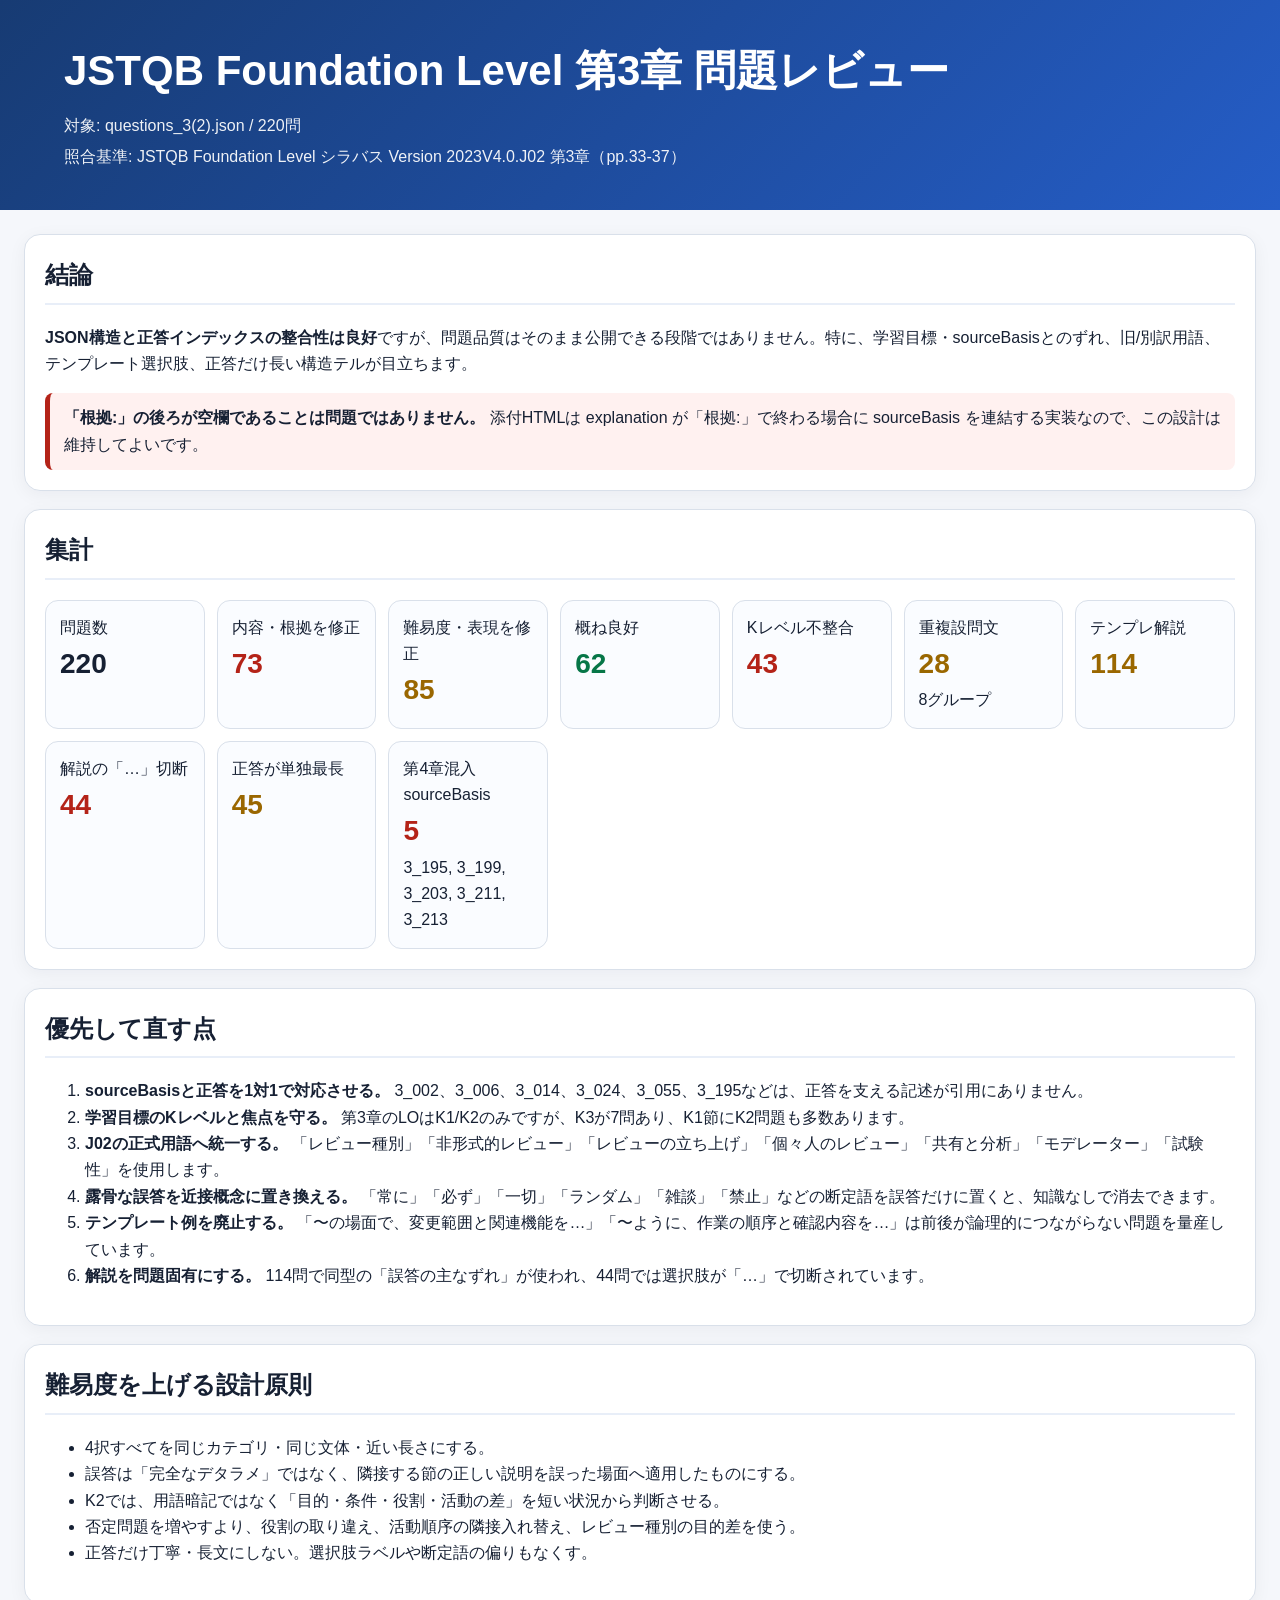
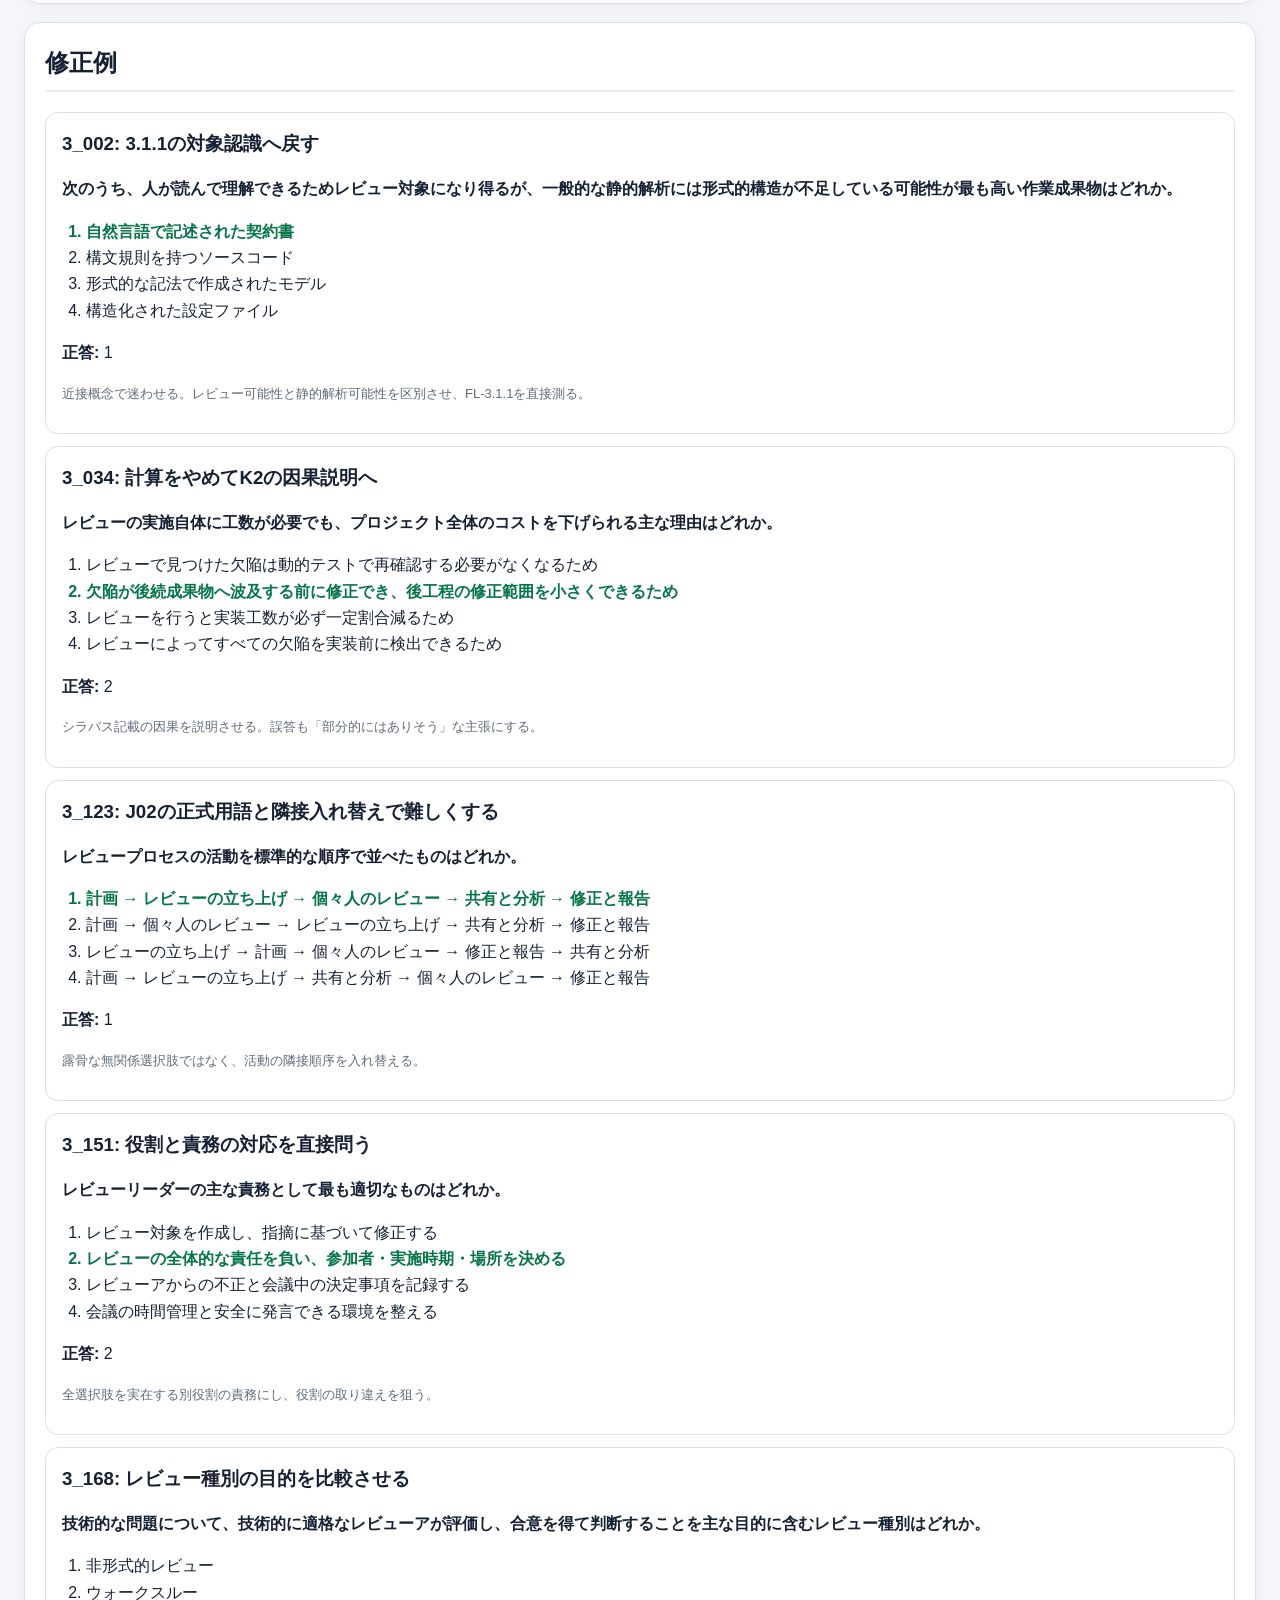
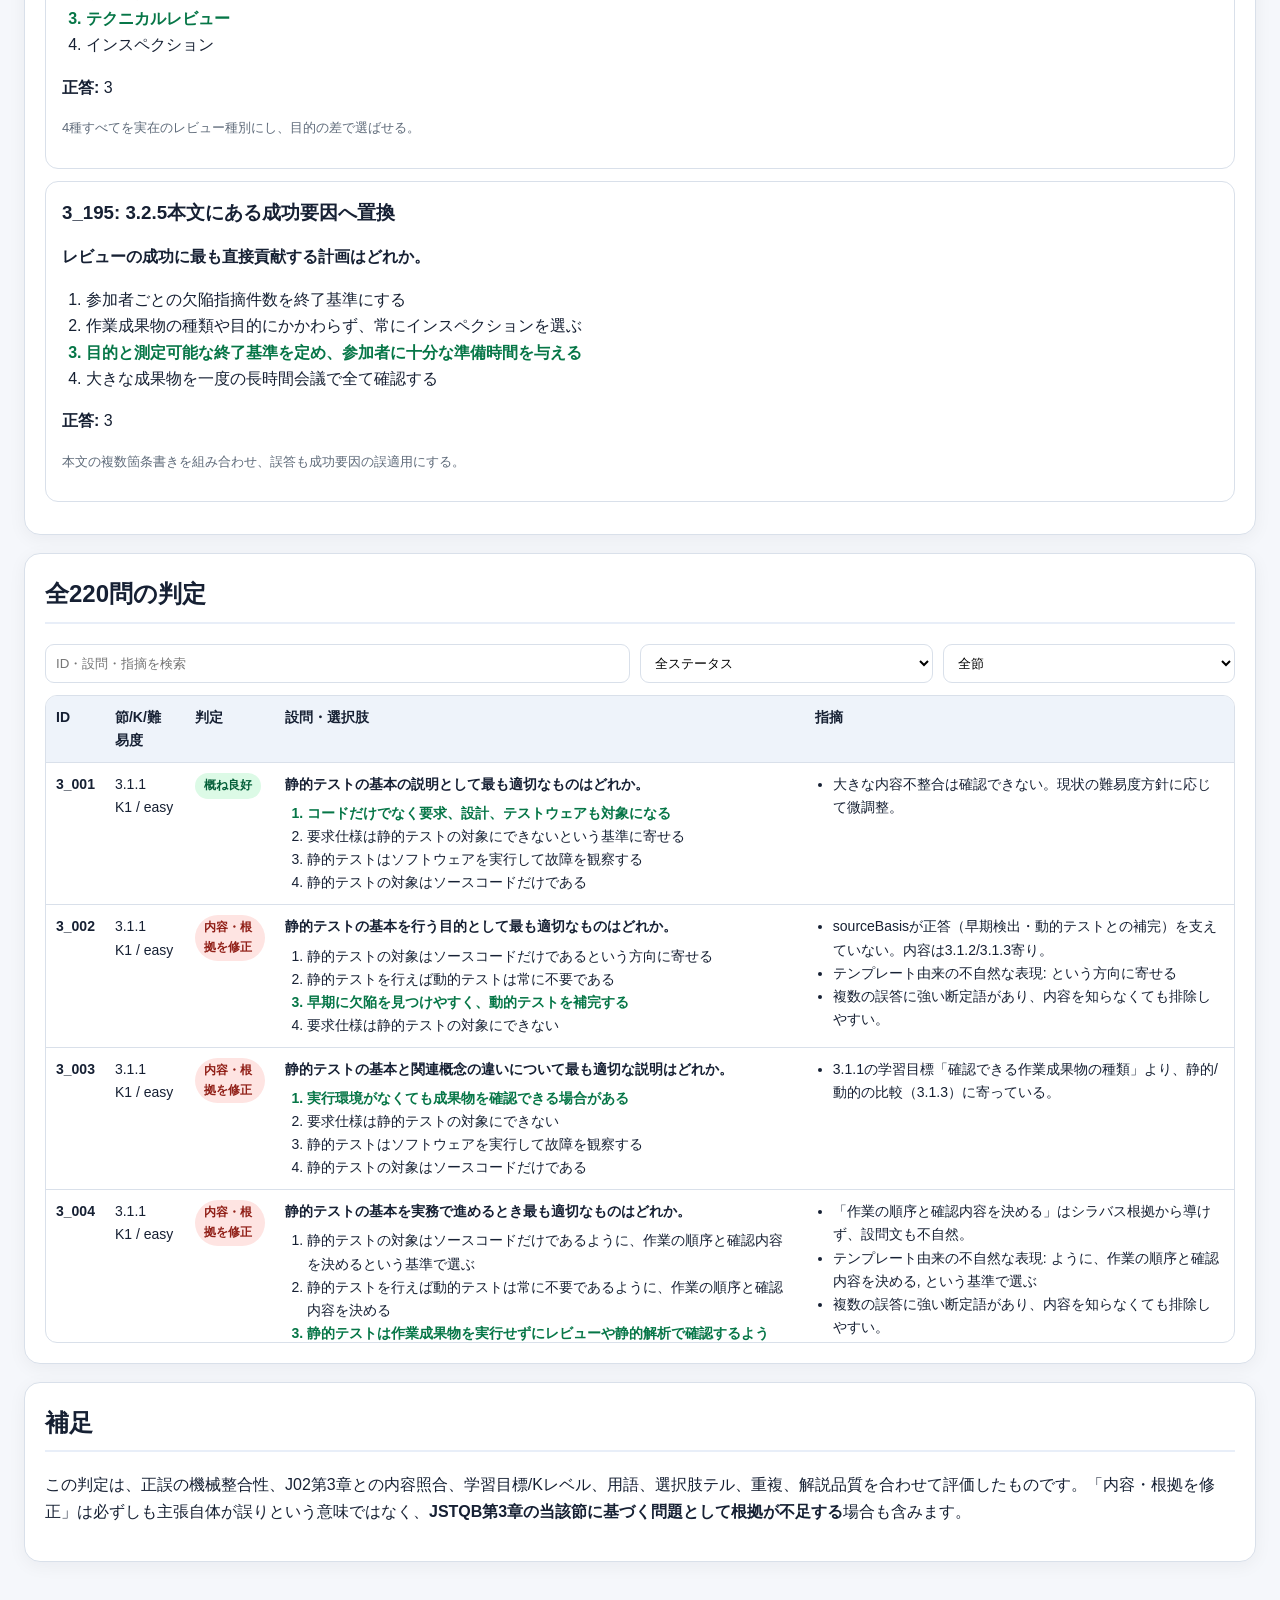
<file: review/JSTQB_chapter3_review_report.html>
<!doctype html><html lang="ja"><head><meta charset="utf-8"><meta name="viewport" content="width=device-width,initial-scale=1"><title>JSTQB第3章 問題レビュー</title><style>
:root{--bg:#f5f7fb;--card:#fff;--ink:#162033;--muted:#5f6b7a;--line:#d9e0ea;--red:#b42318;--amber:#9a6700;--green:#067647;--blue:#175cd3}
*{box-sizing:border-box}body{margin:0;background:var(--bg);color:var(--ink);font-family:-apple-system,BlinkMacSystemFont,"Segoe UI","Noto Sans JP",sans-serif;line-height:1.65}header{background:linear-gradient(135deg,#173b73,#255dc7);color:white;padding:36px 5vw}header h1{margin:0 0 8px;font-size:clamp(26px,4vw,42px)}header p{margin:4px 0;opacity:.93}.wrap{max-width:1400px;margin:auto;padding:24px}.panel{background:var(--card);border:1px solid var(--line);border-radius:16px;padding:20px;margin:0 0 18px;box-shadow:0 4px 18px rgba(16,24,40,.05)}h2{margin-top:0;border-bottom:2px solid #e8eef8;padding-bottom:8px}.stats{display:grid;grid-template-columns:repeat(auto-fit,minmax(150px,1fr));gap:12px}.stat{border:1px solid var(--line);border-radius:13px;padding:14px;background:#fafcff}.stat strong{display:block;font-size:28px}.bad{color:var(--red)}.warn{color:var(--amber)}.good{color:var(--green)}.tag{display:inline-block;border-radius:999px;padding:3px 9px;font-size:12px;font-weight:700}.tag-major{background:#fee4e2;color:#912018}.tag-revise{background:#fff3cd;color:#7a5200}.tag-good{background:#dcfae6;color:#05603a}.note{border-left:5px solid var(--blue);background:#eef4ff;padding:12px 14px;border-radius:8px}.alert{border-left-color:var(--red);background:#fff1f0}.filters{display:grid;grid-template-columns:2fr 1fr 1fr;gap:10px;margin-bottom:12px}.filters input,.filters select{width:100%;padding:10px;border:1px solid var(--line);border-radius:9px;background:white}table{width:100%;border-collapse:collapse;font-size:14px}th,td{border-bottom:1px solid var(--line);padding:10px;text-align:left;vertical-align:top}th{position:sticky;top:0;background:#eef3fa;z-index:1}.tablewrap{max-height:72vh;overflow:auto;border:1px solid var(--line);border-radius:12px}.qid{font-weight:800;white-space:nowrap}.issues{margin:0;padding-left:18px}.question{font-weight:650}.options{margin:6px 0 0;padding-left:22px}.options li.correct{font-weight:750;color:var(--green)}details{border:1px solid var(--line);border-radius:12px;margin:10px 0;background:#fbfcfe}summary{cursor:pointer;padding:12px 14px;font-weight:800}.detail{padding:0 14px 14px}.example{border:1px solid var(--line);border-radius:13px;padding:16px;margin:12px 0}.example h3{margin:0 0 8px}.example ol{padding-left:24px}.example .correct{font-weight:800;color:var(--green)}code{white-space:pre-wrap}.small{font-size:13px;color:var(--muted)}@media(max-width:760px){.wrap{padding:12px}.filters{grid-template-columns:1fr}.tablewrap{max-height:none;overflow:auto}th{position:static}table{min-width:1050px}}
</style></head><body>
<header><h1>JSTQB Foundation Level 第3章 問題レビュー</h1><p>対象: questions_3(2).json / 220問</p><p>照合基準: JSTQB Foundation Level シラバス Version 2023V4.0.J02 第3章（pp.33-37）</p></header><main class="wrap"><section class="panel"><h2>結論</h2><p><strong>JSON構造と正答インデックスの整合性は良好</strong>ですが、問題品質はそのまま公開できる段階ではありません。特に、学習目標・sourceBasisとのずれ、旧/別訳用語、テンプレート選択肢、正答だけ長い構造テルが目立ちます。</p><div class="note alert"><strong>「根拠:」の後ろが空欄であることは問題ではありません。</strong> 添付HTMLは explanation が「根拠:」で終わる場合に sourceBasis を連結する実装なので、この設計は維持してよいです。</div></section><section class="panel"><h2>集計</h2><div class="stats">
<div class="stat"><span>問題数</span><strong>220</strong></div>
<div class="stat"><span>内容・根拠を修正</span><strong class="bad">73</strong></div>
<div class="stat"><span>難易度・表現を修正</span><strong class="warn">85</strong></div>
<div class="stat"><span>概ね良好</span><strong class="good">62</strong></div>
<div class="stat"><span>Kレベル不整合</span><strong class="bad">43</strong></div>
<div class="stat"><span>重複設問文</span><strong class="warn">28</strong><span>8グループ</span></div>
<div class="stat"><span>テンプレ解説</span><strong class="warn">114</strong></div>
<div class="stat"><span>解説の「…」切断</span><strong class="bad">44</strong></div>
<div class="stat"><span>正答が単独最長</span><strong class="warn">45</strong></div>
<div class="stat"><span>第4章混入sourceBasis</span><strong class="bad">5</strong><span>3_195, 3_199, 3_203, 3_211, 3_213</span></div>
</div></section><section class="panel"><h2>優先して直す点</h2><ol>
<li><strong>sourceBasisと正答を1対1で対応させる。</strong> 3_002、3_006、3_014、3_024、3_055、3_195などは、正答を支える記述が引用にありません。</li>
<li><strong>学習目標のKレベルと焦点を守る。</strong> 第3章のLOはK1/K2のみですが、K3が7問あり、K1節にK2問題も多数あります。</li>
<li><strong>J02の正式用語へ統一する。</strong> 「レビュー種別」「非形式的レビュー」「レビューの立ち上げ」「個々人のレビュー」「共有と分析」「モデレーター」「試験性」を使用します。</li>
<li><strong>露骨な誤答を近接概念に置き換える。</strong> 「常に」「必ず」「一切」「ランダム」「雑談」「禁止」などの断定語を誤答だけに置くと、知識なしで消去できます。</li>
<li><strong>テンプレート例を廃止する。</strong> 「〜の場面で、変更範囲と関連機能を…」「〜ように、作業の順序と確認内容を…」は前後が論理的につながらない問題を量産しています。</li>
<li><strong>解説を問題固有にする。</strong> 114問で同型の「誤答の主なずれ」が使われ、44問では選択肢が「…」で切断されています。</li>
</ol></section><section class="panel"><h2>難易度を上げる設計原則</h2><ul>
<li>4択すべてを同じカテゴリ・同じ文体・近い長さにする。</li>
<li>誤答は「完全なデタラメ」ではなく、隣接する節の正しい説明を誤った場面へ適用したものにする。</li>
<li>K2では、用語暗記ではなく「目的・条件・役割・活動の差」を短い状況から判断させる。</li>
<li>否定問題を増やすより、役割の取り違え、活動順序の隣接入れ替え、レビュー種別の目的差を使う。</li>
<li>正答だけ丁寧・長文にしない。選択肢ラベルや断定語の偏りもなくす。</li>
</ul></section><section class="panel"><h2>修正例</h2><div class="example"><h3>3_002: 3.1.1の対象認識へ戻す</h3><p class="question">次のうち、人が読んで理解できるためレビュー対象になり得るが、一般的な静的解析には形式的構造が不足している可能性が最も高い作業成果物はどれか。</p><ol><li class="correct">自然言語で記述された契約書</li><li class="">構文規則を持つソースコード</li><li class="">形式的な記法で作成されたモデル</li><li class="">構造化された設定ファイル</li></ol><p><strong>正答:</strong> 1</p><p class="small">近接概念で迷わせる。レビュー可能性と静的解析可能性を区別させ、FL-3.1.1を直接測る。</p></div><div class="example"><h3>3_034: 計算をやめてK2の因果説明へ</h3><p class="question">レビューの実施自体に工数が必要でも、プロジェクト全体のコストを下げられる主な理由はどれか。</p><ol><li class="">レビューで見つけた欠陥は動的テストで再確認する必要がなくなるため</li><li class="correct">欠陥が後続成果物へ波及する前に修正でき、後工程の修正範囲を小さくできるため</li><li class="">レビューを行うと実装工数が必ず一定割合減るため</li><li class="">レビューによってすべての欠陥を実装前に検出できるため</li></ol><p><strong>正答:</strong> 2</p><p class="small">シラバス記載の因果を説明させる。誤答も「部分的にはありそう」な主張にする。</p></div><div class="example"><h3>3_123: J02の正式用語と隣接入れ替えで難しくする</h3><p class="question">レビュープロセスの活動を標準的な順序で並べたものはどれか。</p><ol><li class="correct">計画 → レビューの立ち上げ → 個々人のレビュー → 共有と分析 → 修正と報告</li><li class="">計画 → 個々人のレビュー → レビューの立ち上げ → 共有と分析 → 修正と報告</li><li class="">レビューの立ち上げ → 計画 → 個々人のレビュー → 修正と報告 → 共有と分析</li><li class="">計画 → レビューの立ち上げ → 共有と分析 → 個々人のレビュー → 修正と報告</li></ol><p><strong>正答:</strong> 1</p><p class="small">露骨な無関係選択肢ではなく、活動の隣接順序を入れ替える。</p></div><div class="example"><h3>3_151: 役割と責務の対応を直接問う</h3><p class="question">レビューリーダーの主な責務として最も適切なものはどれか。</p><ol><li class="">レビュー対象を作成し、指摘に基づいて修正する</li><li class="correct">レビューの全体的な責任を負い、参加者・実施時期・場所を決める</li><li class="">レビューアからの不正と会議中の決定事項を記録する</li><li class="">会議の時間管理と安全に発言できる環境を整える</li></ol><p><strong>正答:</strong> 2</p><p class="small">全選択肢を実在する別役割の責務にし、役割の取り違えを狙う。</p></div><div class="example"><h3>3_168: レビュー種別の目的を比較させる</h3><p class="question">技術的な問題について、技術的に適格なレビューアが評価し、合意を得て判断することを主な目的に含むレビュー種別はどれか。</p><ol><li class="">非形式的レビュー</li><li class="">ウォークスルー</li><li class="correct">テクニカルレビュー</li><li class="">インスペクション</li></ol><p><strong>正答:</strong> 3</p><p class="small">4種すべてを実在のレビュー種別にし、目的の差で選ばせる。</p></div><div class="example"><h3>3_195: 3.2.5本文にある成功要因へ置換</h3><p class="question">レビューの成功に最も直接貢献する計画はどれか。</p><ol><li class="">参加者ごとの欠陥指摘件数を終了基準にする</li><li class="">作業成果物の種類や目的にかかわらず、常にインスペクションを選ぶ</li><li class="correct">目的と測定可能な終了基準を定め、参加者に十分な準備時間を与える</li><li class="">大きな成果物を一度の長時間会議で全て確認する</li></ol><p><strong>正答:</strong> 3</p><p class="small">本文の複数箇条書きを組み合わせ、誤答も成功要因の誤適用にする。</p></div></section><section class="panel"><h2>全220問の判定</h2><div class="filters"><input id="search" placeholder="ID・設問・指摘を検索"><select id="status"><option value="">全ステータス</option><option>内容・根拠を修正</option><option>難易度・表現を修正</option><option>概ね良好</option></select><select id="section"><option value="">全節</option><option>3.1.1</option><option>3.1.2</option><option>3.1.3</option><option>3.2.1</option><option>3.2.2</option><option>3.2.3</option><option>3.2.4</option><option>3.2.5</option></select></div><div class="tablewrap"><table id="tbl"><thead><tr><th>ID</th><th>節/K/難易度</th><th>判定</th><th>設問・選択肢</th><th>指摘</th></tr></thead><tbody><tr data-status="概ね良好" data-section="3.1.1" data-search="3_001 3.1.1 概ね良好 静的テストの基本の説明として最も適切なものはどれか。 コードだけでなく要求、設計、テストウェアも対象になる 要求仕様は静的テストの対象にできないという基準に寄せる 静的テストはソフトウェアを実行して故障を観察する 静的テストの対象はソースコードだけである "><td class="qid">3_001</td><td>3.1.1<br>K1 / easy</td><td><span class="tag tag-good">概ね良好</span></td><td><div class="question">静的テストの基本の説明として最も適切なものはどれか。</div><ol class="options"><li class="correct">コードだけでなく要求、設計、テストウェアも対象になる</li><li class="">要求仕様は静的テストの対象にできないという基準に寄せる</li><li class="">静的テストはソフトウェアを実行して故障を観察する</li><li class="">静的テストの対象はソースコードだけである</li></ol></td><td><ul class="issues"><li>大きな内容不整合は確認できない。現状の難易度方針に応じて微調整。</li></ul></td></tr><tr data-status="内容・根拠を修正" data-section="3.1.1" data-search="3_002 3.1.1 内容・根拠を修正 静的テストの基本を行う目的として最も適切なものはどれか。 静的テストの対象はソースコードだけであるという方向に寄せる 静的テストを行えば動的テストは常に不要である 早期に欠陥を見つけやすく、動的テストを補完する 要求仕様は静的テストの対象にできない sourcebasisが正答（早期検出・動的テストとの補完）を支えていない。内容は3.1.2/3.1.3寄り。 テンプレート由来の不自然な表現: という方向に寄せる 複数の誤答に強い断定語があり、内容を知らなくても排除しやすい。"><td class="qid">3_002</td><td>3.1.1<br>K1 / easy</td><td><span class="tag tag-major">内容・根拠を修正</span></td><td><div class="question">静的テストの基本を行う目的として最も適切なものはどれか。</div><ol class="options"><li class="">静的テストの対象はソースコードだけであるという方向に寄せる</li><li class="">静的テストを行えば動的テストは常に不要である</li><li class="correct">早期に欠陥を見つけやすく、動的テストを補完する</li><li class="">要求仕様は静的テストの対象にできない</li></ol></td><td><ul class="issues"><li>sourceBasisが正答（早期検出・動的テストとの補完）を支えていない。内容は3.1.2/3.1.3寄り。</li><li>テンプレート由来の不自然な表現: という方向に寄せる</li><li>複数の誤答に強い断定語があり、内容を知らなくても排除しやすい。</li></ul></td></tr><tr data-status="内容・根拠を修正" data-section="3.1.1" data-search="3_003 3.1.1 内容・根拠を修正 静的テストの基本と関連概念の違いについて最も適切な説明はどれか。 実行環境がなくても成果物を確認できる場合がある 要求仕様は静的テストの対象にできない 静的テストはソフトウェアを実行して故障を観察する 静的テストの対象はソースコードだけである 3.1.1の学習目標「確認できる作業成果物の種類」より、静的/動的の比較（3.1.3）に寄っている。"><td class="qid">3_003</td><td>3.1.1<br>K1 / easy</td><td><span class="tag tag-major">内容・根拠を修正</span></td><td><div class="question">静的テストの基本と関連概念の違いについて最も適切な説明はどれか。</div><ol class="options"><li class="correct">実行環境がなくても成果物を確認できる場合がある</li><li class="">要求仕様は静的テストの対象にできない</li><li class="">静的テストはソフトウェアを実行して故障を観察する</li><li class="">静的テストの対象はソースコードだけである</li></ol></td><td><ul class="issues"><li>3.1.1の学習目標「確認できる作業成果物の種類」より、静的/動的の比較（3.1.3）に寄っている。</li></ul></td></tr><tr data-status="内容・根拠を修正" data-section="3.1.1" data-search="3_004 3.1.1 内容・根拠を修正 静的テストの基本を実務で進めるとき最も適切なものはどれか。 静的テストの対象はソースコードだけであるように、作業の順序と確認内容を決めるという基準で選ぶ 静的テストを行えば動的テストは常に不要であるように、作業の順序と確認内容を決める 静的テストは作業成果物を実行せずにレビューや静的解析で確認するように、作業の順序と確認内容を決める 要求仕様は静的テストの対象にできないように、作業の順序と確認内容を決める 「作業の順序と確認内容を決める」はシラバス根拠から導けず、設問文も不自然。 テンプレート由来の不自然な表現: ように、作業の順序と確認内容を決める, という基準で選ぶ 複数の誤答に強い断定語があり、内容を知らなくても排除しやすい。"><td class="qid">3_004</td><td>3.1.1<br>K1 / easy</td><td><span class="tag tag-major">内容・根拠を修正</span></td><td><div class="question">静的テストの基本を実務で進めるとき最も適切なものはどれか。</div><ol class="options"><li class="">静的テストの対象はソースコードだけであるように、作業の順序と確認内容を決めるという基準で選ぶ</li><li class="">静的テストを行えば動的テストは常に不要であるように、作業の順序と確認内容を決める</li><li class="correct">静的テストは作業成果物を実行せずにレビューや静的解析で確認するように、作業の順序と確認内容を決める</li><li class="">要求仕様は静的テストの対象にできないように、作業の順序と確認内容を決める</li></ol></td><td><ul class="issues"><li>「作業の順序と確認内容を決める」はシラバス根拠から導けず、設問文も不自然。</li><li>テンプレート由来の不自然な表現: ように、作業の順序と確認内容を決める, という基準で選ぶ</li><li>複数の誤答に強い断定語があり、内容を知らなくても排除しやすい。</li></ul></td></tr><tr data-status="難易度・表現を修正" data-section="3.1.1" data-search="3_005 3.1.1 難易度・表現を修正 次のうち、静的テストの基本の考え方に最も合う例はどれか。 コードだけでなく要求、設計、テストウェアも対象になる場面で、変更範囲と関連機能を確認対象に含める 要求仕様は静的テストの対象にできない場面で、変更範囲と関連機能を確認対象に含める 静的テストはソフトウェアを実行して故障を観察する場面で、変更範囲と関連機能を確認対象に含める 静的テストの対象はソースコードだけである場面で、変更範囲と関連機能を確認対象に含める 設問文が重複: 3_015, 3_025 テンプレート由来の不自然な表現: 場面で、変更範囲と関連機能を確認対象に含める 解説内で選択肢が「…」に切られており、誤答理由が完結していない。"><td class="qid">3_005</td><td>3.1.1<br>K1 / easy</td><td><span class="tag tag-revise">難易度・表現を修正</span></td><td><div class="question">次のうち、静的テストの基本の考え方に最も合う例はどれか。</div><ol class="options"><li class="correct">コードだけでなく要求、設計、テストウェアも対象になる場面で、変更範囲と関連機能を確認対象に含める</li><li class="">要求仕様は静的テストの対象にできない場面で、変更範囲と関連機能を確認対象に含める</li><li class="">静的テストはソフトウェアを実行して故障を観察する場面で、変更範囲と関連機能を確認対象に含める</li><li class="">静的テストの対象はソースコードだけである場面で、変更範囲と関連機能を確認対象に含める</li></ol></td><td><ul class="issues"><li>設問文が重複: 3_015, 3_025</li><li>テンプレート由来の不自然な表現: 場面で、変更範囲と関連機能を確認対象に含める</li><li>解説内で選択肢が「…」に切られており、誤答理由が完結していない。</li></ul></td></tr><tr data-status="内容・根拠を修正" data-section="3.1.1" data-search="3_006 3.1.1 内容・根拠を修正 静的テストで作業成果物を評価する観点の説明として、最も適切なものはどれか。 完全性、正確性、一貫性、テスト容易性などの観点から成果物の品質を評価し、欠陥を早期に取り除く 実際の利用者に操作してもらい、使いやすさの印象を集めて評価する 本番相当の負荷を実際にかけて、実行時の応答時間やスループットを測定し、性能の観点から成果物を評価する 出荷後の障害発生率を集計して成果物の品質を評価する 正答の「完全性、正確性、一貫性、試験性」は3.1本文にあるが、sourcebasisに該当記述がない。「テスト容易性」ではなくj02の用語「試験性」に合わせる。"><td class="qid">3_006</td><td>3.1.1<br>K1 / easy</td><td><span class="tag tag-major">内容・根拠を修正</span></td><td><div class="question">静的テストで作業成果物を評価する観点の説明として、最も適切なものはどれか。</div><ol class="options"><li class="correct">完全性、正確性、一貫性、テスト容易性などの観点から成果物の品質を評価し、欠陥を早期に取り除く</li><li class="">実際の利用者に操作してもらい、使いやすさの印象を集めて評価する</li><li class="">本番相当の負荷を実際にかけて、実行時の応答時間やスループットを測定し、性能の観点から成果物を評価する</li><li class="">出荷後の障害発生率を集計して成果物の品質を評価する</li></ol></td><td><ul class="issues"><li>正答の「完全性、正確性、一貫性、試験性」は3.1本文にあるが、sourceBasisに該当記述がない。「テスト容易性」ではなくJ02の用語「試験性」に合わせる。</li></ul></td></tr><tr data-status="内容・根拠を修正" data-section="3.1.1" data-search="3_007 3.1.1 内容・根拠を修正 静的テストの説明として最も適切なものはどれか。 本番環境でのみ実施する稼働確認の活動 ソフトウェアを実際に実行し、その振る舞いを観察して評価する活動 ソフトウェアを実行せずに作業成果物を調べて欠陥を見つける活動 自動テストの実行速度を計測する活動 静的テスト全体の定義問題であり、fl-3.1.1の焦点（対象となる作業成果物の種類）から外れる。"><td class="qid">3_007</td><td>3.1.1<br>K1 / easy</td><td><span class="tag tag-major">内容・根拠を修正</span></td><td><div class="question">静的テストの説明として最も適切なものはどれか。</div><ol class="options"><li class="">本番環境でのみ実施する稼働確認の活動</li><li class="">ソフトウェアを実際に実行し、その振る舞いを観察して評価する活動</li><li class="correct">ソフトウェアを実行せずに作業成果物を調べて欠陥を見つける活動</li><li class="">自動テストの実行速度を計測する活動</li></ol></td><td><ul class="issues"><li>静的テスト全体の定義問題であり、FL-3.1.1の焦点（対象となる作業成果物の種類）から外れる。</li></ul></td></tr><tr data-status="内容・根拠を修正" data-section="3.1.1" data-search="3_008 3.1.1 内容・根拠を修正 静的テストの基本について、対象を見直しする場面でよくある誤解を避ける説明として最も適切なものはどれか。 静的テストの対象はソースコードだけである 静的テストを十分に行ってさえいれば、動的テストのほうは常に不要になる 静的テストは作業成果物を実行せずにレビューや静的解析で確認する 要求仕様は静的テストの対象にできない 静的テスト全体の定義に寄り、3.1.1の学習目標を直接測っていない。 複数の誤答に強い断定語があり、内容を知らなくても排除しやすい。"><td class="qid">3_008</td><td>3.1.1<br>K1 / easy</td><td><span class="tag tag-major">内容・根拠を修正</span></td><td><div class="question">静的テストの基本について、対象を見直しする場面でよくある誤解を避ける説明として最も適切なものはどれか。</div><ol class="options"><li class="">静的テストの対象はソースコードだけである</li><li class="">静的テストを十分に行ってさえいれば、動的テストのほうは常に不要になる</li><li class="correct">静的テストは作業成果物を実行せずにレビューや静的解析で確認する</li><li class="">要求仕様は静的テストの対象にできない</li></ol></td><td><ul class="issues"><li>静的テスト全体の定義に寄り、3.1.1の学習目標を直接測っていない。</li><li>複数の誤答に強い断定語があり、内容を知らなくても排除しやすい。</li></ul></td></tr><tr data-status="内容・根拠を修正" data-section="3.1.1" data-search="3_009 3.1.1 内容・根拠を修正 静的テストの基本を行う目的に関する記述として最も適切なものはどれか。 コードだけでなく要求、設計、テストウェアも対象になる 要求仕様は静的テストの対象にできない 静的テストはソフトウェアを実行して故障を観察する 静的テストの対象はソースコードだけである 設問は「目的」を問うが、正答は「適用対象の範囲」であり、問いと答えが対応していない。"><td class="qid">3_009</td><td>3.1.1<br>K1 / easy</td><td><span class="tag tag-major">内容・根拠を修正</span></td><td><div class="question">静的テストの基本を行う目的に関する記述として最も適切なものはどれか。</div><ol class="options"><li class="correct">コードだけでなく要求、設計、テストウェアも対象になる</li><li class="">要求仕様は静的テストの対象にできない</li><li class="">静的テストはソフトウェアを実行して故障を観察する</li><li class="">静的テストの対象はソースコードだけである</li></ol></td><td><ul class="issues"><li>設問は「目的」を問うが、正答は「適用対象の範囲」であり、問いと答えが対応していない。</li></ul></td></tr><tr data-status="概ね良好" data-section="3.1.1" data-search="3_010 3.1.1 概ね良好 静的テストの基本について不適切なものはどれか。 早期に欠陥を見つけやすく、動的テストを補完する 静的テストの対象はソースコードだけである 実行環境がなくても成果物を確認できる場合がある 静的テストは作業成果物を実行せずにレビューや静的解析で確認する "><td class="qid">3_010</td><td>3.1.1<br>K1 / easy</td><td><span class="tag tag-good">概ね良好</span></td><td><div class="question">静的テストの基本について不適切なものはどれか。</div><ol class="options"><li class="">早期に欠陥を見つけやすく、動的テストを補完する</li><li class="correct">静的テストの対象はソースコードだけである</li><li class="">実行環境がなくても成果物を確認できる場合がある</li><li class="">静的テストは作業成果物を実行せずにレビューや静的解析で確認する</li></ol></td><td><ul class="issues"><li>大きな内容不整合は確認できない。現状の難易度方針に応じて微調整。</li></ul></td></tr><tr data-status="概ね良好" data-section="3.1.1" data-search="3_011 3.1.1 概ね良好 静的テストに該当する活動はどれか。 ユニットテストを実行して結果を確認する 探索的テストで画面操作を試す 本番システムの応答を監視する 要件仕様書をレビューして曖昧な記述を指摘する "><td class="qid">3_011</td><td>3.1.1<br>K1 / easy</td><td><span class="tag tag-good">概ね良好</span></td><td><div class="question">静的テストに該当する活動はどれか。</div><ol class="options"><li class="">ユニットテストを実行して結果を確認する</li><li class="">探索的テストで画面操作を試す</li><li class="">本番システムの応答を監視する</li><li class="correct">要件仕様書をレビューして曖昧な記述を指摘する</li></ol></td><td><ul class="issues"><li>大きな内容不整合は確認できない。現状の難易度方針に応じて微調整。</li></ul></td></tr><tr data-status="難易度・表現を修正" data-section="3.1.1" data-search="3_012 3.1.1 難易度・表現を修正 静的テストにおけるレビューと静的解析の関係の説明として最も適切なものはどれか。 両者は同じ作業の別名である レビューは専用ツールが自動で行う検査であり、静的解析は人が目視で行う検査であるという分担になっている レビューは動的テストの一種である レビューは人が成果物を調べる静的テストで、静的解析はツールがコードなどを機械的に検査する静的テストである 学習目標はk1だが、klevelがk2。章内方針が『loと同じkレベル以下』なら不整合。 正答だけが明確に長く、長さで推測できる。"><td class="qid">3_012</td><td>3.1.1<br>K2 / medium</td><td><span class="tag tag-revise">難易度・表現を修正</span></td><td><div class="question">静的テストにおけるレビューと静的解析の関係の説明として最も適切なものはどれか。</div><ol class="options"><li class="">両者は同じ作業の別名である</li><li class="">レビューは専用ツールが自動で行う検査であり、静的解析は人が目視で行う検査であるという分担になっている</li><li class="">レビューは動的テストの一種である</li><li class="correct">レビューは人が成果物を調べる静的テストで、静的解析はツールがコードなどを機械的に検査する静的テストである</li></ol></td><td><ul class="issues"><li>学習目標はK1だが、kLevelがK2。章内方針が『LOと同じKレベル以下』なら不整合。</li><li>正答だけが明確に長く、長さで推測できる。</li></ul></td></tr><tr data-status="難易度・表現を修正" data-section="3.1.1" data-search="3_013 3.1.1 難易度・表現を修正 jstqbシラバスに基づくと、静的テストの基本と関連概念の違いについて最も適切な説明はどれか。 要求仕様は静的テストの対象にできないとして優先する 静的テストはソフトウェアを実行して故障を観察する 静的テストの対象はソースコードだけである コードだけでなく要求、設計、テストウェアも対象になる テンプレート由来の不自然な表現: として優先する"><td class="qid">3_013</td><td>3.1.1<br>K1 / easy</td><td><span class="tag tag-revise">難易度・表現を修正</span></td><td><div class="question">JSTQBシラバスに基づくと、静的テストの基本と関連概念の違いについて最も適切な説明はどれか。</div><ol class="options"><li class="">要求仕様は静的テストの対象にできないとして優先する</li><li class="">静的テストはソフトウェアを実行して故障を観察する</li><li class="">静的テストの対象はソースコードだけである</li><li class="correct">コードだけでなく要求、設計、テストウェアも対象になる</li></ol></td><td><ul class="issues"><li>テンプレート由来の不自然な表現: として優先する</li></ul></td></tr><tr data-status="内容・根拠を修正" data-section="3.1.1" data-search="3_014 3.1.1 内容・根拠を修正 静的テストの基本を実務で進めるときの対応として最も適切なものはどれか。 静的テストの対象はソースコードだけであるように、作業の順序と確認内容を決めるという方向に寄せる 早期に欠陥を見つけやすく、動的テストを補完するように、作業の順序と確認内容を決める 静的テストを行えば動的テストは常に不要であるように、作業の順序と確認内容を決める 要求仕様は静的テストの対象にできないように、作業の順序と確認内容を決める 正答は静的テストの価値・補完関係であり、3.1.1のsourcebasisでは支えられない。 テンプレート由来の不自然な表現: という方向に寄せる, ように、作業の順序と確認内容を決める 複数の誤答に強い断定語があり、内容を知らなくても排除しやすい。"><td class="qid">3_014</td><td>3.1.1<br>K1 / easy</td><td><span class="tag tag-major">内容・根拠を修正</span></td><td><div class="question">静的テストの基本を実務で進めるときの対応として最も適切なものはどれか。</div><ol class="options"><li class="">静的テストの対象はソースコードだけであるように、作業の順序と確認内容を決めるという方向に寄せる</li><li class="correct">早期に欠陥を見つけやすく、動的テストを補完するように、作業の順序と確認内容を決める</li><li class="">静的テストを行えば動的テストは常に不要であるように、作業の順序と確認内容を決める</li><li class="">要求仕様は静的テストの対象にできないように、作業の順序と確認内容を決める</li></ol></td><td><ul class="issues"><li>正答は静的テストの価値・補完関係であり、3.1.1のsourceBasisでは支えられない。</li><li>テンプレート由来の不自然な表現: という方向に寄せる, ように、作業の順序と確認内容を決める</li><li>複数の誤答に強い断定語があり、内容を知らなくても排除しやすい。</li></ul></td></tr><tr data-status="難易度・表現を修正" data-section="3.1.1" data-search="3_015 3.1.1 難易度・表現を修正 次のうち、静的テストの基本の考え方に最も合う例はどれか。 要求仕様は静的テストの対象にできない場面で、高リスクの利用者操作を先に確認する 静的テストはソフトウェアを実行して故障を観察する場面で、高リスクの利用者操作を先に確認する 静的テストの対象はソースコードだけである場面で、高リスクの利用者操作を先に確認する 実行環境がなくても成果物を確認できる場合がある場面で、高リスクの利用者操作を先に確認する 設問文が重複: 3_005, 3_025 解説内で選択肢が「…」に切られており、誤答理由が完結していない。"><td class="qid">3_015</td><td>3.1.1<br>K1 / easy</td><td><span class="tag tag-revise">難易度・表現を修正</span></td><td><div class="question">次のうち、静的テストの基本の考え方に最も合う例はどれか。</div><ol class="options"><li class="">要求仕様は静的テストの対象にできない場面で、高リスクの利用者操作を先に確認する</li><li class="">静的テストはソフトウェアを実行して故障を観察する場面で、高リスクの利用者操作を先に確認する</li><li class="">静的テストの対象はソースコードだけである場面で、高リスクの利用者操作を先に確認する</li><li class="correct">実行環境がなくても成果物を確認できる場合がある場面で、高リスクの利用者操作を先に確認する</li></ol></td><td><ul class="issues"><li>設問文が重複: 3_005, 3_025</li><li>解説内で選択肢が「…」に切られており、誤答理由が完結していない。</li></ul></td></tr><tr data-status="概ね良好" data-section="3.1.1" data-search="3_016 3.1.1 概ね良好 静的テストを開発の流れに組み込む進め方として、最も適切なものはどれか。 レビューは実装コードが動くようになってから、動作確認と同時に行う 成果物のドラフトが読める状態になった時点でレビューを計画し、内容の確定を待たずに確認を始める 対象の成果物がひととおり完成して承認された後に、関連する文書一式を集めてまとめてレビューを実施する レビュー対象は最重要の1文書に固定し、他の成果物は動的テストだけで確認する "><td class="qid">3_016</td><td>3.1.1<br>K1 / easy</td><td><span class="tag tag-good">概ね良好</span></td><td><div class="question">静的テストを開発の流れに組み込む進め方として、最も適切なものはどれか。</div><ol class="options"><li class="">レビューは実装コードが動くようになってから、動作確認と同時に行う</li><li class="correct">成果物のドラフトが読める状態になった時点でレビューを計画し、内容の確定を待たずに確認を始める</li><li class="">対象の成果物がひととおり完成して承認された後に、関連する文書一式を集めてまとめてレビューを実施する</li><li class="">レビュー対象は最重要の1文書に固定し、他の成果物は動的テストだけで確認する</li></ol></td><td><ul class="issues"><li>大きな内容不整合は確認できない。現状の難易度方針に応じて微調整。</li></ul></td></tr><tr data-status="難易度・表現を修正" data-section="3.1.1" data-search="3_017 3.1.1 難易度・表現を修正 静的テストの対象になり得る成果物として見落とされやすいが、実際には対象に含まれるものはどれか。 テストケースやテスト計画書などのテストウェア自体 コンパイル済みの実行バイナリの実行時挙動 本番環境で発生した障害の再現動作 利用者の操作スピード 学習目標はk1だが、klevelがk2。章内方針が『loと同じkレベル以下』なら不整合。"><td class="qid">3_017</td><td>3.1.1<br>K2 / medium</td><td><span class="tag tag-revise">難易度・表現を修正</span></td><td><div class="question">静的テストの対象になり得る成果物として見落とされやすいが、実際には対象に含まれるものはどれか。</div><ol class="options"><li class="correct">テストケースやテスト計画書などのテストウェア自体</li><li class="">コンパイル済みの実行バイナリの実行時挙動</li><li class="">本番環境で発生した障害の再現動作</li><li class="">利用者の操作スピード</li></ol></td><td><ul class="issues"><li>学習目標はK1だが、kLevelがK2。章内方針が『LOと同じKレベル以下』なら不整合。</li></ul></td></tr><tr data-status="内容・根拠を修正" data-section="3.1.1" data-search="3_018 3.1.1 内容・根拠を修正 静的テストの限界の説明として最も適切なものはどれか。 文書の欠陥は一切見つけられない 実行時にだけ現れる振る舞い(性能劣化、タイミング依存の故障など)は検出できない コードを読むこと自体が不可能である 静的テストに限界というものは一切存在せず、動的テストのすべてを完全に置き換えることができる 実行時だけ現れる振る舞いとの対比は3.1.3に置くべき。現sourcebasis 3.1.1では不足。 学習目標はk1だが、klevelがk2。章内方針が『loと同じkレベル以下』なら不整合。 複数の誤答に強い断定語があり、内容を知らなくても排除しやすい。"><td class="qid">3_018</td><td>3.1.1<br>K2 / medium</td><td><span class="tag tag-major">内容・根拠を修正</span></td><td><div class="question">静的テストの限界の説明として最も適切なものはどれか。</div><ol class="options"><li class="">文書の欠陥は一切見つけられない</li><li class="correct">実行時にだけ現れる振る舞い(性能劣化、タイミング依存の故障など)は検出できない</li><li class="">コードを読むこと自体が不可能である</li><li class="">静的テストに限界というものは一切存在せず、動的テストのすべてを完全に置き換えることができる</li></ol></td><td><ul class="issues"><li>実行時だけ現れる振る舞いとの対比は3.1.3に置くべき。現sourceBasis 3.1.1では不足。</li><li>学習目標はK1だが、kLevelがK2。章内方針が『LOと同じKレベル以下』なら不整合。</li><li>複数の誤答に強い断定語があり、内容を知らなくても排除しやすい。</li></ul></td></tr><tr data-status="難易度・表現を修正" data-section="3.1.1" data-search="3_019 3.1.1 難易度・表現を修正 静的テストの基本を実務で進めるときの判断として最も適切なものはどれか。 要求仕様は静的テストの対象にできないように、作業の順序と確認内容を決める 静的テストはソフトウェアを実行して故障を観察するように、作業の順序と確認内容を決める 静的テストの対象はソースコードだけであるように、作業の順序と確認内容を決める 実行環境がなくても成果物を確認できる場合があるように、作業の順序と確認内容を決める テンプレート由来の不自然な表現: ように、作業の順序と確認内容を決める 解説内で選択肢が「…」に切られており、誤答理由が完結していない。"><td class="qid">3_019</td><td>3.1.1<br>K1 / easy</td><td><span class="tag tag-revise">難易度・表現を修正</span></td><td><div class="question">静的テストの基本を実務で進めるときの判断として最も適切なものはどれか。</div><ol class="options"><li class="">要求仕様は静的テストの対象にできないように、作業の順序と確認内容を決める</li><li class="">静的テストはソフトウェアを実行して故障を観察するように、作業の順序と確認内容を決める</li><li class="">静的テストの対象はソースコードだけであるように、作業の順序と確認内容を決める</li><li class="correct">実行環境がなくても成果物を確認できる場合があるように、作業の順序と確認内容を決める</li></ol></td><td><ul class="issues"><li>テンプレート由来の不自然な表現: ように、作業の順序と確認内容を決める</li><li>解説内で選択肢が「…」に切られており、誤答理由が完結していない。</li></ul></td></tr><tr data-status="概ね良好" data-section="3.1.1" data-search="3_020 3.1.1 概ね良好 jstqbシラバスに基づくと、静的テストの基本について不適切なものはどれか。 静的テストの対象はソースコードだけである 静的テストは作業成果物を実行せずにレビューや静的解析で確認する コードだけでなく要求、設計、テストウェアも対象になる 早期に欠陥を見つけやすく、動的テストを補完する "><td class="qid">3_020</td><td>3.1.1<br>K1 / easy</td><td><span class="tag tag-good">概ね良好</span></td><td><div class="question">JSTQBシラバスに基づくと、静的テストの基本について不適切なものはどれか。</div><ol class="options"><li class="correct">静的テストの対象はソースコードだけである</li><li class="">静的テストは作業成果物を実行せずにレビューや静的解析で確認する</li><li class="">コードだけでなく要求、設計、テストウェアも対象になる</li><li class="">早期に欠陥を見つけやすく、動的テストを補完する</li></ol></td><td><ul class="issues"><li>大きな内容不整合は確認できない。現状の難易度方針に応じて微調整。</li></ul></td></tr><tr data-status="概ね良好" data-section="3.1.1" data-search="3_021 3.1.1 概ね良好 静的テストにおけるレビューと静的解析の適用対象の説明として、最も適切なものはどれか。 レビューと静的解析は対象が同一なので、どちらか一方を実施すれば足りる 静的解析ツールは、コードのような形式的な成果物よりも自然言語で書かれた要件文書に向いており、記述の意味的な矛盾や曖昧さの検出を最も得意とする 静的解析ツールはコードのように形式的な構造を持つ成果物に適用でき、自然言語で書かれた文書の内容確認には人によるレビューが向く レビューはコードには適用できず、文書に対してだけ行う活動である "><td class="qid">3_021</td><td>3.1.1<br>K1 / easy</td><td><span class="tag tag-good">概ね良好</span></td><td><div class="question">静的テストにおけるレビューと静的解析の適用対象の説明として、最も適切なものはどれか。</div><ol class="options"><li class="">レビューと静的解析は対象が同一なので、どちらか一方を実施すれば足りる</li><li class="">静的解析ツールは、コードのような形式的な成果物よりも自然言語で書かれた要件文書に向いており、記述の意味的な矛盾や曖昧さの検出を最も得意とする</li><li class="correct">静的解析ツールはコードのように形式的な構造を持つ成果物に適用でき、自然言語で書かれた文書の内容確認には人によるレビューが向く</li><li class="">レビューはコードには適用できず、文書に対してだけ行う活動である</li></ol></td><td><ul class="issues"><li>大きな内容不整合は確認できない。現状の難易度方針に応じて微調整。</li></ul></td></tr><tr data-status="内容・根拠を修正" data-section="3.1.1" data-search="3_022 3.1.1 内容・根拠を修正 静的テストをプロジェクトの非常に早い段階から実施できる理由はどれか。 早い段階では欠陥が存在しないから 静的テストには準備が一切不要だから 動作するソフトウェアを必要とせず、要件や設計などの文書ができた時点で対象にできるから 静的テストとはコンピュータをまったく使わずに、紙と鉛筆だけで行う作業のことを指す言葉だから 早期に開始できる価値の説明で、3.1.2寄り。fl-3.1.1のk1対象認識問題としては過剰。 学習目標はk1だが、klevelがk2。章内方針が『loと同じkレベル以下』なら不整合。 複数の誤答に強い断定語があり、内容を知らなくても排除しやすい。"><td class="qid">3_022</td><td>3.1.1<br>K2 / medium</td><td><span class="tag tag-major">内容・根拠を修正</span></td><td><div class="question">静的テストをプロジェクトの非常に早い段階から実施できる理由はどれか。</div><ol class="options"><li class="">早い段階では欠陥が存在しないから</li><li class="">静的テストには準備が一切不要だから</li><li class="correct">動作するソフトウェアを必要とせず、要件や設計などの文書ができた時点で対象にできるから</li><li class="">静的テストとはコンピュータをまったく使わずに、紙と鉛筆だけで行う作業のことを指す言葉だから</li></ol></td><td><ul class="issues"><li>早期に開始できる価値の説明で、3.1.2寄り。FL-3.1.1のK1対象認識問題としては過剰。</li><li>学習目標はK1だが、kLevelがK2。章内方針が『LOと同じKレベル以下』なら不整合。</li><li>複数の誤答に強い断定語があり、内容を知らなくても排除しやすい。</li></ul></td></tr><tr data-status="難易度・表現を修正" data-section="3.1.1" data-search="3_023 3.1.1 難易度・表現を修正 静的テストの対象として適切でないものはどれか。 稼働中システムの実測応答時間 コンパイル前のソースコード レビュー承認前のテスト計画書 確定前の要件仕様書のドラフト 学習目標はk1だが、klevelがk2。章内方針が『loと同じkレベル以下』なら不整合。"><td class="qid">3_023</td><td>3.1.1<br>K2 / medium</td><td><span class="tag tag-revise">難易度・表現を修正</span></td><td><div class="question">静的テストの対象として適切でないものはどれか。</div><ol class="options"><li class="correct">稼働中システムの実測応答時間</li><li class="">コンパイル前のソースコード</li><li class="">レビュー承認前のテスト計画書</li><li class="">確定前の要件仕様書のドラフト</li></ol></td><td><ul class="issues"><li>学習目標はK1だが、kLevelがK2。章内方針が『LOと同じKレベル以下』なら不整合。</li></ul></td></tr><tr data-status="内容・根拠を修正" data-section="3.1.1" data-search="3_024 3.1.1 内容・根拠を修正 静的解析を開発チームの日常の流れに組み込む方法として、最も適切なものはどれか。 ビルドの一部として静的解析を自動実行し、コーディング規約違反や疑わしい構造を変更のたびに検査する 静的解析の実行は新人の教育目的に限定し、通常の開発では使わないようにする 静的解析はリリース判定の直前の時期に年1回だけ実行し、蓄積された指摘をその時点で一括処理して完了させる 静的解析の指摘はすべて自動修正に任せ、人による内容の確認を挟まない ci/ビルドへの静的解析組み込みは3.1本文にあるが、sourcebasis 3.1.1の引用に含まれていない。"><td class="qid">3_024</td><td>3.1.1<br>K1 / easy</td><td><span class="tag tag-major">内容・根拠を修正</span></td><td><div class="question">静的解析を開発チームの日常の流れに組み込む方法として、最も適切なものはどれか。</div><ol class="options"><li class="correct">ビルドの一部として静的解析を自動実行し、コーディング規約違反や疑わしい構造を変更のたびに検査する</li><li class="">静的解析の実行は新人の教育目的に限定し、通常の開発では使わないようにする</li><li class="">静的解析はリリース判定の直前の時期に年1回だけ実行し、蓄積された指摘をその時点で一括処理して完了させる</li><li class="">静的解析の指摘はすべて自動修正に任せ、人による内容の確認を挟まない</li></ol></td><td><ul class="issues"><li>CI/ビルドへの静的解析組み込みは3.1本文にあるが、sourceBasis 3.1.1の引用に含まれていない。</li></ul></td></tr><tr data-status="難易度・表現を修正" data-section="3.1.1" data-search="3_025 3.1.1 難易度・表現を修正 次のうち、静的テストの基本の考え方に最も合う例はどれか。 要求仕様は静的テストの対象にできない場面で、優先度の高い確認から実行するという方針で計画する 静的テストはソフトウェアを実行して故障を観察する場面で、優先度の高い確認から実行する コードだけでなく要求、設計、テストウェアも対象になる場面で、優先度の高い確認から実行する 静的テストの対象はソースコードだけである場面で、優先度の高い確認から実行する 設問文が重複: 3_005, 3_015 解説内で選択肢が「…」に切られており、誤答理由が完結していない。"><td class="qid">3_025</td><td>3.1.1<br>K1 / easy</td><td><span class="tag tag-revise">難易度・表現を修正</span></td><td><div class="question">次のうち、静的テストの基本の考え方に最も合う例はどれか。</div><ol class="options"><li class="">要求仕様は静的テストの対象にできない場面で、優先度の高い確認から実行するという方針で計画する</li><li class="">静的テストはソフトウェアを実行して故障を観察する場面で、優先度の高い確認から実行する</li><li class="correct">コードだけでなく要求、設計、テストウェアも対象になる場面で、優先度の高い確認から実行する</li><li class="">静的テストの対象はソースコードだけである場面で、優先度の高い確認から実行する</li></ol></td><td><ul class="issues"><li>設問文が重複: 3_005, 3_015</li><li>解説内で選択肢が「…」に切られており、誤答理由が完結していない。</li></ul></td></tr><tr data-status="内容・根拠を修正" data-section="3.1.1" data-search="3_026 3.1.1 内容・根拠を修正 アジャイル開発における静的テストの実践例として最も適切なものはどれか。 デイリースタンドアップで進捗を共有する イテレーションの一番最後の日になってから、本番環境の上で動作をまとめて確認する スプリントレビューで動くソフトウェアをデモする ユーザーストーリーの詳細化の場で受け入れ基準の曖昧さや矛盾を確認する ユーザーストーリー詳細化の例は3.1本文にはあるが、3.1.1のsourcebasisと学習目標からずれている。 学習目標はk1だが、klevelがk2。章内方針が『loと同じkレベル以下』なら不整合。"><td class="qid">3_026</td><td>3.1.1<br>K2 / medium</td><td><span class="tag tag-major">内容・根拠を修正</span></td><td><div class="question">アジャイル開発における静的テストの実践例として最も適切なものはどれか。</div><ol class="options"><li class="">デイリースタンドアップで進捗を共有する</li><li class="">イテレーションの一番最後の日になってから、本番環境の上で動作をまとめて確認する</li><li class="">スプリントレビューで動くソフトウェアをデモする</li><li class="correct">ユーザーストーリーの詳細化の場で受け入れ基準の曖昧さや矛盾を確認する</li></ol></td><td><ul class="issues"><li>ユーザーストーリー詳細化の例は3.1本文にはあるが、3.1.1のsourceBasisと学習目標からずれている。</li><li>学習目標はK1だが、kLevelがK2。章内方針が『LOと同じKレベル以下』なら不整合。</li></ul></td></tr><tr data-status="内容・根拠を修正" data-section="3.1.1" data-search="3_027 3.1.1 内容・根拠を修正 静的解析ツールが検出しやすい問題の例はどれか。 画面配色に対する利用者の好みの分かれ 未使用変数や到達不能コード 本番相当の負荷をかけたときの性能劣化 運用担当者の操作ミス 未使用変数・到達不能コードは3.1.3の欠陥例に近く、3.1.1のsourcebasisでは不十分。 学習目標はk1だが、klevelがk2。章内方針が『loと同じkレベル以下』なら不整合。"><td class="qid">3_027</td><td>3.1.1<br>K2 / medium</td><td><span class="tag tag-major">内容・根拠を修正</span></td><td><div class="question">静的解析ツールが検出しやすい問題の例はどれか。</div><ol class="options"><li class="">画面配色に対する利用者の好みの分かれ</li><li class="correct">未使用変数や到達不能コード</li><li class="">本番相当の負荷をかけたときの性能劣化</li><li class="">運用担当者の操作ミス</li></ol></td><td><ul class="issues"><li>未使用変数・到達不能コードは3.1.3の欠陥例に近く、3.1.1のsourceBasisでは不十分。</li><li>学習目標はK1だが、kLevelがK2。章内方針が『LOと同じKレベル以下』なら不整合。</li></ul></td></tr><tr data-status="内容・根拠を修正" data-section="3.1.1" data-search="3_028 3.1.1 内容・根拠を修正 静的テストの位置づけについて、よくある誤解を正した説明として最も適切なものはどれか。 静的テストは実行を伴わないのでテストには含まれず、テスト計画の対象外である 静的テストは動的テストを開始するための準備作業であり、それ自体は欠陥を検出しない 静的テストの結果はテストの完了判断とは無関係に扱うのが原則である 静的テストもテストの一部であり、動的テストと同様にテスト計画やモニタリングの対象になる 「テスト計画やモニタリングの対象になる」は正しい一般論だが、3.1.1の引用からは導けない。"><td class="qid">3_028</td><td>3.1.1<br>K1 / easy</td><td><span class="tag tag-major">内容・根拠を修正</span></td><td><div class="question">静的テストの位置づけについて、よくある誤解を正した説明として最も適切なものはどれか。</div><ol class="options"><li class="">静的テストは実行を伴わないのでテストには含まれず、テスト計画の対象外である</li><li class="">静的テストは動的テストを開始するための準備作業であり、それ自体は欠陥を検出しない</li><li class="">静的テストの結果はテストの完了判断とは無関係に扱うのが原則である</li><li class="correct">静的テストもテストの一部であり、動的テストと同様にテスト計画やモニタリングの対象になる</li></ol></td><td><ul class="issues"><li>「テスト計画やモニタリングの対象になる」は正しい一般論だが、3.1.1の引用からは導けない。</li></ul></td></tr><tr data-status="概ね良好" data-section="3.1.2" data-search="3_029 3.1.2 概ね良好 静的テストの価値の説明として最も適切なものはどれか。 静的解析は保守性の問題を扱わない 静的テストは実行結果がないため価値がない 曖昧な要求や設計上の問題を実装前に発見しやすい 静的テストは欠陥の予防には役立たない "><td class="qid">3_029</td><td>3.1.2<br>K2 / medium</td><td><span class="tag tag-good">概ね良好</span></td><td><div class="question">静的テストの価値の説明として最も適切なものはどれか。</div><ol class="options"><li class="">静的解析は保守性の問題を扱わない</li><li class="">静的テストは実行結果がないため価値がない</li><li class="correct">曖昧な要求や設計上の問題を実装前に発見しやすい</li><li class="">静的テストは欠陥の予防には役立たない</li></ol></td><td><ul class="issues"><li>大きな内容不整合は確認できない。現状の難易度方針に応じて微調整。</li></ul></td></tr><tr data-status="内容・根拠を修正" data-section="3.1.2" data-search="3_030 3.1.2 内容・根拠を修正 静的テストの価値を行う目的として最も適切なものはどれか。 静的テストは欠陥の予防には役立たない レビューは知識共有に使えない 静的解析は保守性の問題を扱わない 品質向上や知識共有にも役立つ 「静的テストの価値を行う目的」は日本語として不自然。価値の説明を直接問う形に直す。"><td class="qid">3_030</td><td>3.1.2<br>K2 / medium</td><td><span class="tag tag-major">内容・根拠を修正</span></td><td><div class="question">静的テストの価値を行う目的として最も適切なものはどれか。</div><ol class="options"><li class="">静的テストは欠陥の予防には役立たない</li><li class="">レビューは知識共有に使えない</li><li class="">静的解析は保守性の問題を扱わない</li><li class="correct">品質向上や知識共有にも役立つ</li></ol></td><td><ul class="issues"><li>「静的テストの価値を行う目的」は日本語として不自然。価値の説明を直接問う形に直す。</li></ul></td></tr><tr data-status="概ね良好" data-section="3.1.2" data-search="3_031 3.1.2 概ね良好 静的テストの価値と関連概念の違いについて最も適切な説明はどれか。 静的解析は保守性の問題を扱わない 動的テストでは見つけにくい保守性や標準違反を扱える 静的テストは実行結果がないため価値がない 静的テストは欠陥の予防には役立たない "><td class="qid">3_031</td><td>3.1.2<br>K2 / medium</td><td><span class="tag tag-good">概ね良好</span></td><td><div class="question">静的テストの価値と関連概念の違いについて最も適切な説明はどれか。</div><ol class="options"><li class="">静的解析は保守性の問題を扱わない</li><li class="correct">動的テストでは見つけにくい保守性や標準違反を扱える</li><li class="">静的テストは実行結果がないため価値がない</li><li class="">静的テストは欠陥の予防には役立たない</li></ol></td><td><ul class="issues"><li>大きな内容不整合は確認できない。現状の難易度方針に応じて微調整。</li></ul></td></tr><tr data-status="難易度・表現を修正" data-section="3.1.2" data-search="3_032 3.1.2 難易度・表現を修正 静的テストの価値を実務で進めるとき最も適切なものはどれか。 静的テストは欠陥の予防には役立たないように、作業の順序と確認内容を決めるという方針で計画する レビューは知識共有に使えないように、作業の順序と確認内容を決める 静的解析は保守性の問題を扱わないように、作業の順序と確認内容を決める 欠陥を早期に見つけ、修正コストを下げる効果があるように、作業の順序と確認内容を決める テンプレート由来の不自然な表現: ように、作業の順序と確認内容を決める 解説内で選択肢が「…」に切られており、誤答理由が完結していない。"><td class="qid">3_032</td><td>3.1.2<br>K2 / medium</td><td><span class="tag tag-revise">難易度・表現を修正</span></td><td><div class="question">静的テストの価値を実務で進めるとき最も適切なものはどれか。</div><ol class="options"><li class="">静的テストは欠陥の予防には役立たないように、作業の順序と確認内容を決めるという方針で計画する</li><li class="">レビューは知識共有に使えないように、作業の順序と確認内容を決める</li><li class="">静的解析は保守性の問題を扱わないように、作業の順序と確認内容を決める</li><li class="correct">欠陥を早期に見つけ、修正コストを下げる効果があるように、作業の順序と確認内容を決める</li></ol></td><td><ul class="issues"><li>テンプレート由来の不自然な表現: ように、作業の順序と確認内容を決める</li><li>解説内で選択肢が「…」に切られており、誤答理由が完結していない。</li></ul></td></tr><tr data-status="難易度・表現を修正" data-section="3.1.2" data-search="3_033 3.1.2 難易度・表現を修正 次のうち、静的テストの価値の考え方に最も合う例はどれか。 静的解析は保守性の問題を扱わない場面で、変更範囲と関連機能を確認対象に含めるという見方を置く 曖昧な要求や設計上の問題を実装前に発見しやすい場面で、変更範囲と関連機能を確認対象に含める 静的テストは実行結果がないため価値がない場面で、変更範囲と関連機能を確認対象に含める 静的テストは欠陥の予防には役立たない場面で、変更範囲と関連機能を確認対象に含める 設問文が重複: 3_035, 3_043, 3_053 テンプレート由来の不自然な表現: 場面で、変更範囲と関連機能を確認対象に含める, という見方を置く 解説内で選択肢が「…」に切られており、誤答理由が完結していない。"><td class="qid">3_033</td><td>3.1.2<br>K2 / medium</td><td><span class="tag tag-revise">難易度・表現を修正</span></td><td><div class="question">次のうち、静的テストの価値の考え方に最も合う例はどれか。</div><ol class="options"><li class="">静的解析は保守性の問題を扱わない場面で、変更範囲と関連機能を確認対象に含めるという見方を置く</li><li class="correct">曖昧な要求や設計上の問題を実装前に発見しやすい場面で、変更範囲と関連機能を確認対象に含める</li><li class="">静的テストは実行結果がないため価値がない場面で、変更範囲と関連機能を確認対象に含める</li><li class="">静的テストは欠陥の予防には役立たない場面で、変更範囲と関連機能を確認対象に含める</li></ol></td><td><ul class="issues"><li>設問文が重複: 3_035, 3_043, 3_053</li><li>テンプレート由来の不自然な表現: 場面で、変更範囲と関連機能を確認対象に含める, という見方を置く</li><li>解説内で選択肢が「…」に切られており、誤答理由が完結していない。</li></ul></td></tr><tr data-status="内容・根拠を修正" data-section="3.1.2" data-search="3_034 3.1.2 内容・根拠を修正 要件レビューの実施に20時間を投じ、要件の欠陥を10件検出した。この段階の修正コストは1件1時間、同じ欠陥がシステムテストまで残ると1件15時間かかるとする。レビューによる正味の節約時間はどれか。 10×(15-1)-20=120時間 10×15=150時間 20時間 10×1=10時間 fl-3.1.2はk2なのにk3計算問題。計算式・数値モデルはシラバスにないため、試験範囲準拠問題としては不適切。 学習目標はk2だが、klevelがk3。章内方針が『loと同じkレベル以下』なら不整合。 正答だけが明確に長く、長さで推測できる。"><td class="qid">3_034</td><td>3.1.2<br>K3 / medium</td><td><span class="tag tag-major">内容・根拠を修正</span></td><td><div class="question">要件レビューの実施に20時間を投じ、要件の欠陥を10件検出した。この段階の修正コストは1件1時間、同じ欠陥がシステムテストまで残ると1件15時間かかるとする。レビューによる正味の節約時間はどれか。</div><ol class="options"><li class="correct">10×(15-1)-20=120時間</li><li class="">10×15=150時間</li><li class="">20時間</li><li class="">10×1=10時間</li></ol></td><td><ul class="issues"><li>FL-3.1.2はK2なのにK3計算問題。計算式・数値モデルはシラバスにないため、試験範囲準拠問題としては不適切。</li><li>学習目標はK2だが、kLevelがK3。章内方針が『LOと同じKレベル以下』なら不整合。</li><li>正答だけが明確に長く、長さで推測できる。</li></ul></td></tr><tr data-status="難易度・表現を修正" data-section="3.1.2" data-search="3_035 3.1.2 難易度・表現を修正 次のうち、静的テストの価値の考え方に最も合う例はどれか。 静的解析は保守性の問題を扱わない場面で、優先度の高い確認から実行する 動的テストでは見つけにくい保守性や標準違反を扱える場面で、優先度の高い確認から実行する 静的テストは実行結果がないため価値がない場面で、優先度の高い確認から実行する 静的テストは欠陥の予防には役立たない場面で、優先度の高い確認から実行する 設問文が重複: 3_033, 3_043, 3_053 解説内で選択肢が「…」に切られており、誤答理由が完結していない。"><td class="qid">3_035</td><td>3.1.2<br>K2 / medium</td><td><span class="tag tag-revise">難易度・表現を修正</span></td><td><div class="question">次のうち、静的テストの価値の考え方に最も合う例はどれか。</div><ol class="options"><li class="">静的解析は保守性の問題を扱わない場面で、優先度の高い確認から実行する</li><li class="correct">動的テストでは見つけにくい保守性や標準違反を扱える場面で、優先度の高い確認から実行する</li><li class="">静的テストは実行結果がないため価値がない場面で、優先度の高い確認から実行する</li><li class="">静的テストは欠陥の予防には役立たない場面で、優先度の高い確認から実行する</li></ol></td><td><ul class="issues"><li>設問文が重複: 3_033, 3_043, 3_053</li><li>解説内で選択肢が「…」に切られており、誤答理由が完結していない。</li></ul></td></tr><tr data-status="概ね良好" data-section="3.1.2" data-search="3_036 3.1.2 概ね良好 静的テストの価値について、対象を見直しする場面でよくある誤解を避ける説明として最も適切なものはどれか。 静的テストは欠陥の予防には役立たない レビューは知識共有に使えない 静的解析は保守性の問題を扱わない 欠陥を早期に見つけ、修正コストを下げる効果がある "><td class="qid">3_036</td><td>3.1.2<br>K2 / medium</td><td><span class="tag tag-good">概ね良好</span></td><td><div class="question">静的テストの価値について、対象を見直しする場面でよくある誤解を避ける説明として最も適切なものはどれか。</div><ol class="options"><li class="">静的テストは欠陥の予防には役立たない</li><li class="">レビューは知識共有に使えない</li><li class="">静的解析は保守性の問題を扱わない</li><li class="correct">欠陥を早期に見つけ、修正コストを下げる効果がある</li></ol></td><td><ul class="issues"><li>大きな内容不整合は確認できない。現状の難易度方針に応じて微調整。</li></ul></td></tr><tr data-status="難易度・表現を修正" data-section="3.1.2" data-search="3_037 3.1.2 難易度・表現を修正 決済機能の変更で利用者影響が大きい欠陥を早く見つけたい。この場面を踏まえ、静的テストの価値に関する説明として最も適切なものはどれか。 静的解析は保守性の問題を扱わないという見方を置く 曖昧な要求や設計上の問題を実装前に発見しやすい 静的テストは実行結果がないため価値がない 静的テストは欠陥の予防には役立たない テンプレート由来の不自然な表現: という見方を置く"><td class="qid">3_037</td><td>3.1.2<br>K2 / medium</td><td><span class="tag tag-revise">難易度・表現を修正</span></td><td><div class="question">決済機能の変更で利用者影響が大きい欠陥を早く見つけたい。この場面を踏まえ、静的テストの価値に関する説明として最も適切なものはどれか。</div><ol class="options"><li class="">静的解析は保守性の問題を扱わないという見方を置く</li><li class="correct">曖昧な要求や設計上の問題を実装前に発見しやすい</li><li class="">静的テストは実行結果がないため価値がない</li><li class="">静的テストは欠陥の予防には役立たない</li></ol></td><td><ul class="issues"><li>テンプレート由来の不自然な表現: という見方を置く</li></ul></td></tr><tr data-status="概ね良好" data-section="3.1.2" data-search="3_038 3.1.2 概ね良好 静的テストの価値について不適切なものはどれか。 品質向上や知識共有にも役立つ 動的テストでは見つけにくい保守性や標準違反を扱える 欠陥を早期に見つけ、修正コストを下げる効果がある 静的テストは欠陥の予防には役立たない "><td class="qid">3_038</td><td>3.1.2<br>K2 / medium</td><td><span class="tag tag-good">概ね良好</span></td><td><div class="question">静的テストの価値について不適切なものはどれか。</div><ol class="options"><li class="">品質向上や知識共有にも役立つ</li><li class="">動的テストでは見つけにくい保守性や標準違反を扱える</li><li class="">欠陥を早期に見つけ、修正コストを下げる効果がある</li><li class="correct">静的テストは欠陥の予防には役立たない</li></ol></td><td><ul class="issues"><li>大きな内容不整合は確認できない。現状の難易度方針に応じて微調整。</li></ul></td></tr><tr data-status="概ね良好" data-section="3.1.2" data-search="3_039 3.1.2 概ね良好 要件レビューが開発後半の手戻りを減らす仕組みの説明として最も適切なものはどれか。 レビューを行うと、開発者が行うプログラミング作業のタイピング速度そのものが物理的に上がる効果が得られるから 要件の欠陥が設計・実装・テストケースへ複製される前に取り除かれるため、複製先すべての修正作業が不要になる レビュー会議の時間だけ納期が延びるから 手戻りの発生源は要件以外に存在しないから "><td class="qid">3_039</td><td>3.1.2<br>K2 / medium</td><td><span class="tag tag-good">概ね良好</span></td><td><div class="question">要件レビューが開発後半の手戻りを減らす仕組みの説明として最も適切なものはどれか。</div><ol class="options"><li class="">レビューを行うと、開発者が行うプログラミング作業のタイピング速度そのものが物理的に上がる効果が得られるから</li><li class="correct">要件の欠陥が設計・実装・テストケースへ複製される前に取り除かれるため、複製先すべての修正作業が不要になる</li><li class="">レビュー会議の時間だけ納期が延びるから</li><li class="">手戻りの発生源は要件以外に存在しないから</li></ol></td><td><ul class="issues"><li>大きな内容不整合は確認できない。現状の難易度方針に応じて微調整。</li></ul></td></tr><tr data-status="内容・根拠を修正" data-section="3.1.2" data-search="3_040 3.1.2 内容・根拠を修正 レビューの指摘が「欠陥の検出」を超えて「欠陥の予防」にもつながる理由はどれか。 レビューを行うと仕様変更が禁止されるから レビューで一度指摘された欠陥は、同じ内容を含んでいる他の文書からも自動的に消えてなくなるから 指摘を受けた作成者が欠陥の傾向を学習し、以後の成果物で同種の欠陥を作り込みにくくなるから 予防はレビューとは無関係の活動だから 「作成者が学習して同種欠陥を予防する」という機序は妥当な実務知識だが、指定sourcebasisには書かれていない。"><td class="qid">3_040</td><td>3.1.2<br>K2 / hard</td><td><span class="tag tag-major">内容・根拠を修正</span></td><td><div class="question">レビューの指摘が「欠陥の検出」を超えて「欠陥の予防」にもつながる理由はどれか。</div><ol class="options"><li class="">レビューを行うと仕様変更が禁止されるから</li><li class="">レビューで一度指摘された欠陥は、同じ内容を含んでいる他の文書からも自動的に消えてなくなるから</li><li class="correct">指摘を受けた作成者が欠陥の傾向を学習し、以後の成果物で同種の欠陥を作り込みにくくなるから</li><li class="">予防はレビューとは無関係の活動だから</li></ol></td><td><ul class="issues"><li>「作成者が学習して同種欠陥を予防する」という機序は妥当な実務知識だが、指定sourceBasisには書かれていない。</li></ul></td></tr><tr data-status="概ね良好" data-section="3.1.2" data-search="3_041 3.1.2 概ね良好 jstqbシラバスに基づくと、静的テストの価値と関連概念の違いについて最も適切な説明はどれか。 曖昧な要求や設計上の問題を実装前に発見しやすい 静的解析は保守性の問題を扱わないという方針で計画する 静的テストは実行結果がないため価値がない 静的テストは欠陥の予防には役立たない "><td class="qid">3_041</td><td>3.1.2<br>K2 / medium</td><td><span class="tag tag-good">概ね良好</span></td><td><div class="question">JSTQBシラバスに基づくと、静的テストの価値と関連概念の違いについて最も適切な説明はどれか。</div><ol class="options"><li class="correct">曖昧な要求や設計上の問題を実装前に発見しやすい</li><li class="">静的解析は保守性の問題を扱わないという方針で計画する</li><li class="">静的テストは実行結果がないため価値がない</li><li class="">静的テストは欠陥の予防には役立たない</li></ol></td><td><ul class="issues"><li>大きな内容不整合は確認できない。現状の難易度方針に応じて微調整。</li></ul></td></tr><tr data-status="難易度・表現を修正" data-section="3.1.2" data-search="3_042 3.1.2 難易度・表現を修正 静的テストの価値を実務で進めるときの対応として最も適切なものはどれか。 静的テストは欠陥の予防には役立たないように、作業の順序と確認内容を決める レビューは知識共有に使えないように、作業の順序と確認内容を決める 品質向上や知識共有にも役立つように、作業の順序と確認内容を決める 静的解析は保守性の問題を扱わないように、作業の順序と確認内容を決める テンプレート由来の不自然な表現: ように、作業の順序と確認内容を決める 解説内で選択肢が「…」に切られており、誤答理由が完結していない。"><td class="qid">3_042</td><td>3.1.2<br>K2 / medium</td><td><span class="tag tag-revise">難易度・表現を修正</span></td><td><div class="question">静的テストの価値を実務で進めるときの対応として最も適切なものはどれか。</div><ol class="options"><li class="">静的テストは欠陥の予防には役立たないように、作業の順序と確認内容を決める</li><li class="">レビューは知識共有に使えないように、作業の順序と確認内容を決める</li><li class="correct">品質向上や知識共有にも役立つように、作業の順序と確認内容を決める</li><li class="">静的解析は保守性の問題を扱わないように、作業の順序と確認内容を決める</li></ol></td><td><ul class="issues"><li>テンプレート由来の不自然な表現: ように、作業の順序と確認内容を決める</li><li>解説内で選択肢が「…」に切られており、誤答理由が完結していない。</li></ul></td></tr><tr data-status="難易度・表現を修正" data-section="3.1.2" data-search="3_043 3.1.2 難易度・表現を修正 次のうち、静的テストの価値の考え方に最も合う例はどれか。 動的テストでは見つけにくい保守性や標準違反を扱える場面で、高リスクの利用者操作を先に確認する 静的解析は保守性の問題を扱わない場面で、高リスクの利用者操作を先に確認する 静的テストは実行結果がないため価値がない場面で、高リスクの利用者操作を先に確認する 静的テストは欠陥の予防には役立たない場面で、高リスクの利用者操作を先に確認する 設問文が重複: 3_033, 3_035, 3_053 解説内で選択肢が「…」に切られており、誤答理由が完結していない。"><td class="qid">3_043</td><td>3.1.2<br>K2 / medium</td><td><span class="tag tag-revise">難易度・表現を修正</span></td><td><div class="question">次のうち、静的テストの価値の考え方に最も合う例はどれか。</div><ol class="options"><li class="correct">動的テストでは見つけにくい保守性や標準違反を扱える場面で、高リスクの利用者操作を先に確認する</li><li class="">静的解析は保守性の問題を扱わない場面で、高リスクの利用者操作を先に確認する</li><li class="">静的テストは実行結果がないため価値がない場面で、高リスクの利用者操作を先に確認する</li><li class="">静的テストは欠陥の予防には役立たない場面で、高リスクの利用者操作を先に確認する</li></ol></td><td><ul class="issues"><li>設問文が重複: 3_033, 3_035, 3_053</li><li>解説内で選択肢が「…」に切られており、誤答理由が完結していない。</li></ul></td></tr><tr data-status="内容・根拠を修正" data-section="3.1.2" data-search="3_044 3.1.2 内容・根拠を修正 静的テストの活用がプロジェクトのスケジュールの予見性を高める理由はどれか。 後半の欠陥噴出は品質と無関係だから 静的テストを実施すると、その実施にかかった工数の分だけプロジェクト全体の納期が契約条項によって必ず自動的に延長されるから 予見性はスケジュール管理ツールだけで決まるから 欠陥が早期に少しずつ取り除かれるため、開発後半に未知の欠陥が一斉に噴出してスケジュールが崩れる事態を防ぎやすくなるから スケジュール予見性は合理的な推論だが、指定sourcebasisに直接の記述がなく、jstqb準拠問題として根拠が弱い。 複数の誤答に強い断定語があり、内容を知らなくても排除しやすい。"><td class="qid">3_044</td><td>3.1.2<br>K2 / medium</td><td><span class="tag tag-major">内容・根拠を修正</span></td><td><div class="question">静的テストの活用がプロジェクトのスケジュールの予見性を高める理由はどれか。</div><ol class="options"><li class="">後半の欠陥噴出は品質と無関係だから</li><li class="">静的テストを実施すると、その実施にかかった工数の分だけプロジェクト全体の納期が契約条項によって必ず自動的に延長されるから</li><li class="">予見性はスケジュール管理ツールだけで決まるから</li><li class="correct">欠陥が早期に少しずつ取り除かれるため、開発後半に未知の欠陥が一斉に噴出してスケジュールが崩れる事態を防ぎやすくなるから</li></ol></td><td><ul class="issues"><li>スケジュール予見性は合理的な推論だが、指定sourceBasisに直接の記述がなく、JSTQB準拠問題として根拠が弱い。</li><li>複数の誤答に強い断定語があり、内容を知らなくても排除しやすい。</li></ul></td></tr><tr data-status="概ね良好" data-section="3.1.2" data-search="3_045 3.1.2 概ね良好 静的テストの価値が現れた例として、最も適切なものはどれか。 設計レビューで排他制御の考慮漏れが指摘され、実装前に設計を修正したため、後工程での障害調査と作り直しを避けられた レビュー会議を開催したが指摘をまとめず、後日同じ問題が実装で再発した リリース後に利用者から排他制御の問題が相次いで報告され、原因調査と修正版の緊急配布に多くの工数を費やして対応を終えた 性能テストの実行によって応答時間の劣化が測定され、チューニングを行った "><td class="qid">3_045</td><td>3.1.2<br>K2 / medium</td><td><span class="tag tag-good">概ね良好</span></td><td><div class="question">静的テストの価値が現れた例として、最も適切なものはどれか。</div><ol class="options"><li class="correct">設計レビューで排他制御の考慮漏れが指摘され、実装前に設計を修正したため、後工程での障害調査と作り直しを避けられた</li><li class="">レビュー会議を開催したが指摘をまとめず、後日同じ問題が実装で再発した</li><li class="">リリース後に利用者から排他制御の問題が相次いで報告され、原因調査と修正版の緊急配布に多くの工数を費やして対応を終えた</li><li class="">性能テストの実行によって応答時間の劣化が測定され、チューニングを行った</li></ol></td><td><ul class="issues"><li>大きな内容不整合は確認できない。現状の難易度方針に応じて微調整。</li></ul></td></tr><tr data-status="難易度・表現を修正" data-section="3.1.2" data-search="3_046 3.1.2 難易度・表現を修正 静的テストが費用対効果に優れるとされる主な理由はどれか。 実行環境の構築が不要なため、存在する欠陥をすべて漏れなく検出できるから 動的テストの工数を完全に置き換えられるから 欠陥を早期に発見でき、修正コストが小さいうちに対処できるから テスト担当者の人数を減らせるから 複数の誤答に強い断定語があり、内容を知らなくても排除しやすい。"><td class="qid">3_046</td><td>3.1.2<br>K2 / medium</td><td><span class="tag tag-revise">難易度・表現を修正</span></td><td><div class="question">静的テストが費用対効果に優れるとされる主な理由はどれか。</div><ol class="options"><li class="">実行環境の構築が不要なため、存在する欠陥をすべて漏れなく検出できるから</li><li class="">動的テストの工数を完全に置き換えられるから</li><li class="correct">欠陥を早期に発見でき、修正コストが小さいうちに対処できるから</li><li class="">テスト担当者の人数を減らせるから</li></ol></td><td><ul class="issues"><li>複数の誤答に強い断定語があり、内容を知らなくても排除しやすい。</li></ul></td></tr><tr data-status="難易度・表現を修正" data-section="3.1.2" data-search="3_047 3.1.2 難易度・表現を修正 テスト環境の利用時間が限られている。この場面を踏まえ、静的テストの価値に関する説明として最も適切なものはどれか。 動的テストでは見つけにくい保守性や標準違反を扱える 静的解析は保守性の問題を扱わないという基準で選ぶ 静的テストは実行結果がないため価値がない 静的テストは欠陥の予防には役立たない テンプレート由来の不自然な表現: という基準で選ぶ"><td class="qid">3_047</td><td>3.1.2<br>K2 / medium</td><td><span class="tag tag-revise">難易度・表現を修正</span></td><td><div class="question">テスト環境の利用時間が限られている。この場面を踏まえ、静的テストの価値に関する説明として最も適切なものはどれか。</div><ol class="options"><li class="correct">動的テストでは見つけにくい保守性や標準違反を扱える</li><li class="">静的解析は保守性の問題を扱わないという基準で選ぶ</li><li class="">静的テストは実行結果がないため価値がない</li><li class="">静的テストは欠陥の予防には役立たない</li></ol></td><td><ul class="issues"><li>テンプレート由来の不自然な表現: という基準で選ぶ</li></ul></td></tr><tr data-status="概ね良好" data-section="3.1.2" data-search="3_048 3.1.2 概ね良好 jstqbシラバスに基づくと、静的テストの価値について不適切なものはどれか。 欠陥を早期に見つけ、修正コストを下げる効果がある 曖昧な要求や設計上の問題を実装前に発見しやすい 静的テストは欠陥の予防には役立たない 品質向上や知識共有にも役立つ "><td class="qid">3_048</td><td>3.1.2<br>K2 / medium</td><td><span class="tag tag-good">概ね良好</span></td><td><div class="question">JSTQBシラバスに基づくと、静的テストの価値について不適切なものはどれか。</div><ol class="options"><li class="">欠陥を早期に見つけ、修正コストを下げる効果がある</li><li class="">曖昧な要求や設計上の問題を実装前に発見しやすい</li><li class="correct">静的テストは欠陥の予防には役立たない</li><li class="">品質向上や知識共有にも役立つ</li></ol></td><td><ul class="issues"><li>大きな内容不整合は確認できない。現状の難易度方針に応じて微調整。</li></ul></td></tr><tr data-status="難易度・表現を修正" data-section="3.1.2" data-search="3_049 3.1.2 難易度・表現を修正 静的解析が保守性の向上に貢献する例として最も適切なものはどれか。 複雑度の高いモジュールや規約違反を検出し、将来の修正を難しくするコードを早期に改善できる 静的解析を実行するとコードが自動的に短くなる 静的解析ツールの実行回数に応じて、システムの保守契約の期間が自動的に延長される 保守性は静的解析では一切評価できない 正答だけが明確に長く、長さで推測できる。"><td class="qid">3_049</td><td>3.1.2<br>K2 / medium</td><td><span class="tag tag-revise">難易度・表現を修正</span></td><td><div class="question">静的解析が保守性の向上に貢献する例として最も適切なものはどれか。</div><ol class="options"><li class="correct">複雑度の高いモジュールや規約違反を検出し、将来の修正を難しくするコードを早期に改善できる</li><li class="">静的解析を実行するとコードが自動的に短くなる</li><li class="">静的解析ツールの実行回数に応じて、システムの保守契約の期間が自動的に延長される</li><li class="">保守性は静的解析では一切評価できない</li></ol></td><td><ul class="issues"><li>正答だけが明確に長く、長さで推測できる。</li></ul></td></tr><tr data-status="概ね良好" data-section="3.1.2" data-search="3_050 3.1.2 概ね良好 動的テストよりも静的テストのほうが発見しやすい欠陥はどれか。 複数ユーザーの同時アクセス時の競合 長時間稼働後に発生するメモリリーク 特定の入力データの組み合わせによる計算誤り 要件仕様書内の記述同士の矛盾 "><td class="qid">3_050</td><td>3.1.2<br>K2 / medium</td><td><span class="tag tag-good">概ね良好</span></td><td><div class="question">動的テストよりも静的テストのほうが発見しやすい欠陥はどれか。</div><ol class="options"><li class="">複数ユーザーの同時アクセス時の競合</li><li class="">長時間稼働後に発生するメモリリーク</li><li class="">特定の入力データの組み合わせによる計算誤り</li><li class="correct">要件仕様書内の記述同士の矛盾</li></ol></td><td><ul class="issues"><li>大きな内容不整合は確認できない。現状の難易度方針に応じて微調整。</li></ul></td></tr><tr data-status="難易度・表現を修正" data-section="3.1.2" data-search="3_051 3.1.2 難易度・表現を修正 コードレビューとユニットテストの関係の説明として最も適切なものはどれか。 コードレビューを十分に実施してさえいれば、ユニットテストの実行はどんな場合でも常に完全に不要である それぞれ得意とする欠陥の種類が異なるため、置き換えではなく補完の関係として両方を行う価値がある ユニットテストがあればコードレビューは常に完全に不要である 両者はまったく同じ欠陥だけを見つける 複数の誤答に強い断定語があり、内容を知らなくても排除しやすい。"><td class="qid">3_051</td><td>3.1.2<br>K2 / medium</td><td><span class="tag tag-revise">難易度・表現を修正</span></td><td><div class="question">コードレビューとユニットテストの関係の説明として最も適切なものはどれか。</div><ol class="options"><li class="">コードレビューを十分に実施してさえいれば、ユニットテストの実行はどんな場合でも常に完全に不要である</li><li class="correct">それぞれ得意とする欠陥の種類が異なるため、置き換えではなく補完の関係として両方を行う価値がある</li><li class="">ユニットテストがあればコードレビューは常に完全に不要である</li><li class="">両者はまったく同じ欠陥だけを見つける</li></ol></td><td><ul class="issues"><li>複数の誤答に強い断定語があり、内容を知らなくても排除しやすい。</li></ul></td></tr><tr data-status="内容・根拠を修正" data-section="3.1.2" data-search="3_052 3.1.2 内容・根拠を修正 静的テストの価値を高める進め方として、最も適切なものはどれか。 リスクの高い成果物(中核となる要件や複雑な設計)を優先してレビューの対象に選ぶ レビューの対象は毎回くじ引きで決め、特定の成果物への偏りを避ける 作成が早く終わった成果物から到着順にレビューし、内容の重要度による順番の調整はしない 全成果物に同じ時間を割り当て、内容の複雑さによる調整はしない リスクの高い成果物を優先する方針は一般に妥当だが、3.1.2の引用では支えられない。レビュー種別選択/成功要因側へ移すか根拠を変更する。"><td class="qid">3_052</td><td>3.1.2<br>K2 / medium</td><td><span class="tag tag-major">内容・根拠を修正</span></td><td><div class="question">静的テストの価値を高める進め方として、最も適切なものはどれか。</div><ol class="options"><li class="correct">リスクの高い成果物(中核となる要件や複雑な設計)を優先してレビューの対象に選ぶ</li><li class="">レビューの対象は毎回くじ引きで決め、特定の成果物への偏りを避ける</li><li class="">作成が早く終わった成果物から到着順にレビューし、内容の重要度による順番の調整はしない</li><li class="">全成果物に同じ時間を割り当て、内容の複雑さによる調整はしない</li></ol></td><td><ul class="issues"><li>リスクの高い成果物を優先する方針は一般に妥当だが、3.1.2の引用では支えられない。レビュー種別選択/成功要因側へ移すか根拠を変更する。</li></ul></td></tr><tr data-status="難易度・表現を修正" data-section="3.1.2" data-search="3_053 3.1.2 難易度・表現を修正 次のうち、静的テストの価値の考え方に最も合う例はどれか。 静的解析は保守性の問題を扱わない場面で、優先度の高い確認から実行する 静的テストは実行結果がないため価値がない場面で、優先度の高い確認から実行する 静的テストは欠陥の予防には役立たない場面で、優先度の高い確認から実行する 曖昧な要求や設計上の問題を実装前に発見しやすい場面で、優先度の高い確認から実行する 設問文が重複: 3_033, 3_035, 3_043 解説内で選択肢が「…」に切られており、誤答理由が完結していない。"><td class="qid">3_053</td><td>3.1.2<br>K2 / medium</td><td><span class="tag tag-revise">難易度・表現を修正</span></td><td><div class="question">次のうち、静的テストの価値の考え方に最も合う例はどれか。</div><ol class="options"><li class="">静的解析は保守性の問題を扱わない場面で、優先度の高い確認から実行する</li><li class="">静的テストは実行結果がないため価値がない場面で、優先度の高い確認から実行する</li><li class="">静的テストは欠陥の予防には役立たない場面で、優先度の高い確認から実行する</li><li class="correct">曖昧な要求や設計上の問題を実装前に発見しやすい場面で、優先度の高い確認から実行する</li></ol></td><td><ul class="issues"><li>設問文が重複: 3_033, 3_035, 3_043</li><li>解説内で選択肢が「…」に切られており、誤答理由が完結していない。</li></ul></td></tr><tr data-status="難易度・表現を修正" data-section="3.1.2" data-search="3_054 3.1.2 難易度・表現を修正 レビューが欠陥検出以外にチームへもたらす価値として最も適切なものはどれか。 レビューの回数だけ納期が延長される レビューを実施すると、参加した者全員の給与が自動的に上がる制度になっているから 成果物の内容や設計意図に関する知識が参加者間で共有され、認識の統一と学習が進む 参加者の残業時間が必ず減る 複数の誤答に強い断定語があり、内容を知らなくても排除しやすい。"><td class="qid">3_054</td><td>3.1.2<br>K2 / medium</td><td><span class="tag tag-revise">難易度・表現を修正</span></td><td><div class="question">レビューが欠陥検出以外にチームへもたらす価値として最も適切なものはどれか。</div><ol class="options"><li class="">レビューの回数だけ納期が延長される</li><li class="">レビューを実施すると、参加した者全員の給与が自動的に上がる制度になっているから</li><li class="correct">成果物の内容や設計意図に関する知識が参加者間で共有され、認識の統一と学習が進む</li><li class="">参加者の残業時間が必ず減る</li></ol></td><td><ul class="issues"><li>複数の誤答に強い断定語があり、内容を知らなくても排除しやすい。</li></ul></td></tr><tr data-status="内容・根拠を修正" data-section="3.1.2" data-search="3_055 3.1.2 内容・根拠を修正 レビューを適用できる成果物の範囲の説明として最も適切なものはどれか。 レビューという活動の対象にすることができるのは、要件定義書というただ1種類の文書だけに限られると定められている 実行可能なコードにしか適用できない 図が含まれる文書には適用できない 要件やコードに限らず、契約書、プロジェクト計画、テスト計画、ユーザーマニュアルなど読める成果物全般に適用できる 内容は3.1.1「確認可能な作業成果物」の問題であり、3.1.2に置かれているのは誤り。sourcebasisも正答を支えていない。"><td class="qid">3_055</td><td>3.1.2<br>K2 / medium</td><td><span class="tag tag-major">内容・根拠を修正</span></td><td><div class="question">レビューを適用できる成果物の範囲の説明として最も適切なものはどれか。</div><ol class="options"><li class="">レビューという活動の対象にすることができるのは、要件定義書というただ1種類の文書だけに限られると定められている</li><li class="">実行可能なコードにしか適用できない</li><li class="">図が含まれる文書には適用できない</li><li class="correct">要件やコードに限らず、契約書、プロジェクト計画、テスト計画、ユーザーマニュアルなど読める成果物全般に適用できる</li></ol></td><td><ul class="issues"><li>内容は3.1.1「確認可能な作業成果物」の問題であり、3.1.2に置かれているのは誤り。sourceBasisも正答を支えていない。</li></ul></td></tr><tr data-status="概ね良好" data-section="3.1.2" data-search="3_056 3.1.2 概ね良好 静的テストの価値について、よくある誤解を正した説明として最も適切なものはどれか。 レビューの指摘は誤字や体裁の修正が中心で、重大な問題の検出は動的テストでしかできない 静的テストの価値は検出した欠陥の件数だけで測るのが適切である レビューは体裁の指摘にとどまらず、要件の矛盾や設計上の重大な問題も検出できる 静的解析は規約違反の指摘に限られ、欠陥リスクの高い構造の検出には使えない "><td class="qid">3_056</td><td>3.1.2<br>K2 / medium</td><td><span class="tag tag-good">概ね良好</span></td><td><div class="question">静的テストの価値について、よくある誤解を正した説明として最も適切なものはどれか。</div><ol class="options"><li class="">レビューの指摘は誤字や体裁の修正が中心で、重大な問題の検出は動的テストでしかできない</li><li class="">静的テストの価値は検出した欠陥の件数だけで測るのが適切である</li><li class="correct">レビューは体裁の指摘にとどまらず、要件の矛盾や設計上の重大な問題も検出できる</li><li class="">静的解析は規約違反の指摘に限られ、欠陥リスクの高い構造の検出には使えない</li></ol></td><td><ul class="issues"><li>大きな内容不整合は確認できない。現状の難易度方針に応じて微調整。</li></ul></td></tr><tr data-status="難易度・表現を修正" data-section="3.1.3" data-search="3_057 3.1.3 難易度・表現を修正 静的テストと動的テストの違いの説明として最も適切なものはどれか。 静的と動的の両者はまったく同じ種類の欠陥しか見つけられないという基準で選ぶ 静的テストも動的テストも必ずプログラム実行を伴う 動的テストは欠陥ではなく文書の曖昧さだけを扱う 静的テストは欠陥を直接見つけやすく、動的テストは故障を観察しやすい テンプレート由来の不自然な表現: という基準で選ぶ 複数の誤答に強い断定語があり、内容を知らなくても排除しやすい。"><td class="qid">3_057</td><td>3.1.3<br>K2 / medium</td><td><span class="tag tag-revise">難易度・表現を修正</span></td><td><div class="question">静的テストと動的テストの違いの説明として最も適切なものはどれか。</div><ol class="options"><li class="">静的と動的の両者はまったく同じ種類の欠陥しか見つけられないという基準で選ぶ</li><li class="">静的テストも動的テストも必ずプログラム実行を伴う</li><li class="">動的テストは欠陥ではなく文書の曖昧さだけを扱う</li><li class="correct">静的テストは欠陥を直接見つけやすく、動的テストは故障を観察しやすい</li></ol></td><td><ul class="issues"><li>テンプレート由来の不自然な表現: という基準で選ぶ</li><li>複数の誤答に強い断定語があり、内容を知らなくても排除しやすい。</li></ul></td></tr><tr data-status="内容・根拠を修正" data-section="3.1.3" data-search="3_058 3.1.3 内容・根拠を修正 静的テストと動的テストの違いを行う目的として最も適切なものはどれか。 動的テストは欠陥ではなく文書の曖昧さだけを扱うという方向に寄せる 両者は異なる欠陥を検出できるため補完関係にある 静的テストは実行環境が完成するまで行えない 両者は同じ欠陥しか見つけられない 「違いを行う目的」は日本語として成立しない。比較・対比を問う設問へ修正。 テンプレート由来の不自然な表現: という方向に寄せる"><td class="qid">3_058</td><td>3.1.3<br>K2 / medium</td><td><span class="tag tag-major">内容・根拠を修正</span></td><td><div class="question">静的テストと動的テストの違いを行う目的として最も適切なものはどれか。</div><ol class="options"><li class="">動的テストは欠陥ではなく文書の曖昧さだけを扱うという方向に寄せる</li><li class="correct">両者は異なる欠陥を検出できるため補完関係にある</li><li class="">静的テストは実行環境が完成するまで行えない</li><li class="">両者は同じ欠陥しか見つけられない</li></ol></td><td><ul class="issues"><li>「違いを行う目的」は日本語として成立しない。比較・対比を問う設問へ修正。</li><li>テンプレート由来の不自然な表現: という方向に寄せる</li></ul></td></tr><tr data-status="難易度・表現を修正" data-section="3.1.3" data-search="3_059 3.1.3 難易度・表現を修正 静的テストと動的テストの違いと関連概念の違いについて最も適切な説明はどれか。 両者は同じ欠陥しか見つけられないという方向に寄せる 静的テストも動的テストも必ずプログラム実行を伴う 動的テストは欠陥ではなく文書の曖昧さだけを扱う 実行前の成果物品質確認には静的テストが有効である テンプレート由来の不自然な表現: という方向に寄せる 複数の誤答に強い断定語があり、内容を知らなくても排除しやすい。"><td class="qid">3_059</td><td>3.1.3<br>K2 / medium</td><td><span class="tag tag-revise">難易度・表現を修正</span></td><td><div class="question">静的テストと動的テストの違いと関連概念の違いについて最も適切な説明はどれか。</div><ol class="options"><li class="">両者は同じ欠陥しか見つけられないという方向に寄せる</li><li class="">静的テストも動的テストも必ずプログラム実行を伴う</li><li class="">動的テストは欠陥ではなく文書の曖昧さだけを扱う</li><li class="correct">実行前の成果物品質確認には静的テストが有効である</li></ol></td><td><ul class="issues"><li>テンプレート由来の不自然な表現: という方向に寄せる</li><li>複数の誤答に強い断定語があり、内容を知らなくても排除しやすい。</li></ul></td></tr><tr data-status="難易度・表現を修正" data-section="3.1.3" data-search="3_060 3.1.3 難易度・表現を修正 静的テストと動的テストの違いを実務で進めるとき最も適切なものはどれか。 静的テストは実行せず成果物を調べ、動的テストは実行して振る舞いを確認するように、作業の順序と確認内容を決める 動的テストというものは欠陥そのものではなく、文書の記述の曖昧さの指摘だけを扱うように、作業の順序と確認内容を決める 静的テストは実行環境が完成するまで行えないように、作業の順序と確認内容を決める 両者は同じ欠陥しか見つけられないように、作業の順序と確認内容を決める テンプレート由来の不自然な表現: ように、作業の順序と確認内容を決める 解説内で選択肢が「…」に切られており、誤答理由が完結していない。"><td class="qid">3_060</td><td>3.1.3<br>K2 / medium</td><td><span class="tag tag-revise">難易度・表現を修正</span></td><td><div class="question">静的テストと動的テストの違いを実務で進めるとき最も適切なものはどれか。</div><ol class="options"><li class="correct">静的テストは実行せず成果物を調べ、動的テストは実行して振る舞いを確認するように、作業の順序と確認内容を決める</li><li class="">動的テストというものは欠陥そのものではなく、文書の記述の曖昧さの指摘だけを扱うように、作業の順序と確認内容を決める</li><li class="">静的テストは実行環境が完成するまで行えないように、作業の順序と確認内容を決める</li><li class="">両者は同じ欠陥しか見つけられないように、作業の順序と確認内容を決める</li></ol></td><td><ul class="issues"><li>テンプレート由来の不自然な表現: ように、作業の順序と確認内容を決める</li><li>解説内で選択肢が「…」に切られており、誤答理由が完結していない。</li></ul></td></tr><tr data-status="難易度・表現を修正" data-section="3.1.3" data-search="3_061 3.1.3 難易度・表現を修正 次のうち、静的テストと動的テストの違いの考え方に最も合う例はどれか。 両者は同じ欠陥しか見つけられない場面で、変更範囲と関連機能を確認対象に含める 静的テストも動的テストも必ずプログラムの実際の実行を伴うものだという場面で、変更範囲と関連機能を確認対象に含める 静的テストは欠陥を直接見つけやすく、動的テストは故障を観察しやすい場面で、変更範囲と関連機能を確認対象に含める 動的テストは欠陥ではなく文書の曖昧さだけを扱う場面で、変更範囲と関連機能を確認対象に含める 設問文が重複: 3_063, 3_071, 3_081 テンプレート由来の不自然な表現: 場面で、変更範囲と関連機能を確認対象に含める 解説内で選択肢が「…」に切られており、誤答理由が完結していない。 複数の誤答に強い断定語があり、内容を知らなくても排除しやすい。"><td class="qid">3_061</td><td>3.1.3<br>K2 / medium</td><td><span class="tag tag-revise">難易度・表現を修正</span></td><td><div class="question">次のうち、静的テストと動的テストの違いの考え方に最も合う例はどれか。</div><ol class="options"><li class="">両者は同じ欠陥しか見つけられない場面で、変更範囲と関連機能を確認対象に含める</li><li class="">静的テストも動的テストも必ずプログラムの実際の実行を伴うものだという場面で、変更範囲と関連機能を確認対象に含める</li><li class="correct">静的テストは欠陥を直接見つけやすく、動的テストは故障を観察しやすい場面で、変更範囲と関連機能を確認対象に含める</li><li class="">動的テストは欠陥ではなく文書の曖昧さだけを扱う場面で、変更範囲と関連機能を確認対象に含める</li></ol></td><td><ul class="issues"><li>設問文が重複: 3_063, 3_071, 3_081</li><li>テンプレート由来の不自然な表現: 場面で、変更範囲と関連機能を確認対象に含める</li><li>解説内で選択肢が「…」に切られており、誤答理由が完結していない。</li><li>複数の誤答に強い断定語があり、内容を知らなくても排除しやすい。</li></ul></td></tr><tr data-status="概ね良好" data-section="3.1.3" data-search="3_062 3.1.3 概ね良好 要求の曖昧さが後工程で問題になっている。この場面を踏まえ、静的テストと動的テストの違いに関する説明として最も適切なものはどれか。 両者は異なる欠陥を検出できるため補完関係にある 動的テストは欠陥ではなく文書の曖昧さだけを扱う 静的テストは実行環境が完成するまで行えない 両者は同じ欠陥しか見つけられない "><td class="qid">3_062</td><td>3.1.3<br>K2 / medium</td><td><span class="tag tag-good">概ね良好</span></td><td><div class="question">要求の曖昧さが後工程で問題になっている。この場面を踏まえ、静的テストと動的テストの違いに関する説明として最も適切なものはどれか。</div><ol class="options"><li class="correct">両者は異なる欠陥を検出できるため補完関係にある</li><li class="">動的テストは欠陥ではなく文書の曖昧さだけを扱う</li><li class="">静的テストは実行環境が完成するまで行えない</li><li class="">両者は同じ欠陥しか見つけられない</li></ol></td><td><ul class="issues"><li>大きな内容不整合は確認できない。現状の難易度方針に応じて微調整。</li></ul></td></tr><tr data-status="難易度・表現を修正" data-section="3.1.3" data-search="3_063 3.1.3 難易度・表現を修正 次のうち、静的テストと動的テストの違いの考え方に最も合う例はどれか。 両者は同じ欠陥しか見つけられない場面で、優先度の高い確認から実行する 静的テストも動的テストも必ずプログラム実行を伴う場面で、優先度の高い確認から実行する 実行前の成果物品質確認には静的テストが有効である場面で、優先度の高い確認から実行する 動的テストは欠陥ではなく文書の曖昧さだけを扱う場面で、優先度の高い確認から実行する 設問文が重複: 3_061, 3_071, 3_081 解説内で選択肢が「…」に切られており、誤答理由が完結していない。 複数の誤答に強い断定語があり、内容を知らなくても排除しやすい。"><td class="qid">3_063</td><td>3.1.3<br>K2 / medium</td><td><span class="tag tag-revise">難易度・表現を修正</span></td><td><div class="question">次のうち、静的テストと動的テストの違いの考え方に最も合う例はどれか。</div><ol class="options"><li class="">両者は同じ欠陥しか見つけられない場面で、優先度の高い確認から実行する</li><li class="">静的テストも動的テストも必ずプログラム実行を伴う場面で、優先度の高い確認から実行する</li><li class="correct">実行前の成果物品質確認には静的テストが有効である場面で、優先度の高い確認から実行する</li><li class="">動的テストは欠陥ではなく文書の曖昧さだけを扱う場面で、優先度の高い確認から実行する</li></ol></td><td><ul class="issues"><li>設問文が重複: 3_061, 3_071, 3_081</li><li>解説内で選択肢が「…」に切られており、誤答理由が完結していない。</li><li>複数の誤答に強い断定語があり、内容を知らなくても排除しやすい。</li></ul></td></tr><tr data-status="難易度・表現を修正" data-section="3.1.3" data-search="3_064 3.1.3 難易度・表現を修正 静的テストと動的テストの違いについて、対象を見直しする場面でよくある誤解を避ける説明として最も適切なものはどれか。 静的テストは実行せず成果物を調べ、動的テストは実行して振る舞いを確認する 動的テストは欠陥ではなく文書の曖昧さだけを扱うとして位置付ける 静的テストは実行環境が完成するまで行えない 両者は同じ欠陥しか見つけられない 正答だけが明確に長く、長さで推測できる。"><td class="qid">3_064</td><td>3.1.3<br>K2 / medium</td><td><span class="tag tag-revise">難易度・表現を修正</span></td><td><div class="question">静的テストと動的テストの違いについて、対象を見直しする場面でよくある誤解を避ける説明として最も適切なものはどれか。</div><ol class="options"><li class="correct">静的テストは実行せず成果物を調べ、動的テストは実行して振る舞いを確認する</li><li class="">動的テストは欠陥ではなく文書の曖昧さだけを扱うとして位置付ける</li><li class="">静的テストは実行環境が完成するまで行えない</li><li class="">両者は同じ欠陥しか見つけられない</li></ol></td><td><ul class="issues"><li>正答だけが明確に長く、長さで推測できる。</li></ul></td></tr><tr data-status="難易度・表現を修正" data-section="3.1.3" data-search="3_065 3.1.3 難易度・表現を修正 決済機能の変更で利用者影響が大きい欠陥を早く見つけたい。この場面を踏まえ、静的テストと動的テストの違いに関する説明として最も適切なものはどれか。 両者は同じ欠陥しか見つけられない 静的テストも動的テストも、必ずプログラムの実際の実行を伴うものである 静的テストは欠陥を直接見つけやすく、動的テストは故障を観察しやすい 動的テストは欠陥ではなく文書の曖昧さだけを扱う 複数の誤答に強い断定語があり、内容を知らなくても排除しやすい。"><td class="qid">3_065</td><td>3.1.3<br>K2 / medium</td><td><span class="tag tag-revise">難易度・表現を修正</span></td><td><div class="question">決済機能の変更で利用者影響が大きい欠陥を早く見つけたい。この場面を踏まえ、静的テストと動的テストの違いに関する説明として最も適切なものはどれか。</div><ol class="options"><li class="">両者は同じ欠陥しか見つけられない</li><li class="">静的テストも動的テストも、必ずプログラムの実際の実行を伴うものである</li><li class="correct">静的テストは欠陥を直接見つけやすく、動的テストは故障を観察しやすい</li><li class="">動的テストは欠陥ではなく文書の曖昧さだけを扱う</li></ol></td><td><ul class="issues"><li>複数の誤答に強い断定語があり、内容を知らなくても排除しやすい。</li></ul></td></tr><tr data-status="概ね良好" data-section="3.1.3" data-search="3_066 3.1.3 概ね良好 静的テストと動的テストの違いについて不適切なものはどれか。 動的テストは欠陥ではなく文書の曖昧さだけを扱う 両者は異なる欠陥を検出できるため補完関係にある 実行前の成果物品質確認には静的テストが有効である 静的テストは実行せず成果物を調べ、動的テストは実行して振る舞いを確認する "><td class="qid">3_066</td><td>3.1.3<br>K2 / medium</td><td><span class="tag tag-good">概ね良好</span></td><td><div class="question">静的テストと動的テストの違いについて不適切なものはどれか。</div><ol class="options"><li class="correct">動的テストは欠陥ではなく文書の曖昧さだけを扱う</li><li class="">両者は異なる欠陥を検出できるため補完関係にある</li><li class="">実行前の成果物品質確認には静的テストが有効である</li><li class="">静的テストは実行せず成果物を調べ、動的テストは実行して振る舞いを確認する</li></ol></td><td><ul class="issues"><li>大きな内容不整合は確認できない。現状の難易度方針に応じて微調整。</li></ul></td></tr><tr data-status="難易度・表現を修正" data-section="3.1.3" data-search="3_067 3.1.3 難易度・表現を修正 静的テストと動的テストの違いの説明として正しいものはどれか。 両者は同じ欠陥しか見つけられない 静的テストも動的テストも必ずプログラム実行を伴う 実行前の成果物品質確認には静的テストが有効である 動的テストは欠陥ではなく文書の曖昧さだけを扱う 複数の誤答に強い断定語があり、内容を知らなくても排除しやすい。"><td class="qid">3_067</td><td>3.1.3<br>K2 / medium</td><td><span class="tag tag-revise">難易度・表現を修正</span></td><td><div class="question">静的テストと動的テストの違いの説明として正しいものはどれか。</div><ol class="options"><li class="">両者は同じ欠陥しか見つけられない</li><li class="">静的テストも動的テストも必ずプログラム実行を伴う</li><li class="correct">実行前の成果物品質確認には静的テストが有効である</li><li class="">動的テストは欠陥ではなく文書の曖昧さだけを扱う</li></ol></td><td><ul class="issues"><li>複数の誤答に強い断定語があり、内容を知らなくても排除しやすい。</li></ul></td></tr><tr data-status="内容・根拠を修正" data-section="3.1.3" data-search="3_068 3.1.3 内容・根拠を修正 静的テストと動的テストの違いを行う目的として正しいものはどれか。 静的テストは実行せず成果物を調べ、動的テストは実行して振る舞いを確認する 動的テストというものは欠陥そのものではなく、文書の記述の曖昧さの指摘だけを扱う 静的テストは実行環境が完成するまで行えない 両者は同じ欠陥しか見つけられない 「違いを行う目的」は日本語として成立しない。"><td class="qid">3_068</td><td>3.1.3<br>K2 / medium</td><td><span class="tag tag-major">内容・根拠を修正</span></td><td><div class="question">静的テストと動的テストの違いを行う目的として正しいものはどれか。</div><ol class="options"><li class="correct">静的テストは実行せず成果物を調べ、動的テストは実行して振る舞いを確認する</li><li class="">動的テストというものは欠陥そのものではなく、文書の記述の曖昧さの指摘だけを扱う</li><li class="">静的テストは実行環境が完成するまで行えない</li><li class="">両者は同じ欠陥しか見つけられない</li></ol></td><td><ul class="issues"><li>「違いを行う目的」は日本語として成立しない。</li></ul></td></tr><tr data-status="概ね良好" data-section="3.1.3" data-search="3_069 3.1.3 概ね良好 「到達不能なコード(実行されることのないコード)」を発見しやすいのは静的テストと動的テストのどちらか。その理由も含めて最も適切な説明はどれか。 静的テスト。実行されないコードは動的テストでは決して観察されないが、静的解析は構造から機械的に特定できる 動的テスト。実行すれば到達不能なコードも動作するから どちらでも同じ。検出方法に違いはないから どちらのテストの方法でも発見はできない。到達不能コードというものは、いかなる手段を使っても検出が不可能なものだから "><td class="qid">3_069</td><td>3.1.3<br>K2 / easy</td><td><span class="tag tag-good">概ね良好</span></td><td><div class="question">「到達不能なコード(実行されることのないコード)」を発見しやすいのは静的テストと動的テストのどちらか。その理由も含めて最も適切な説明はどれか。</div><ol class="options"><li class="correct">静的テスト。実行されないコードは動的テストでは決して観察されないが、静的解析は構造から機械的に特定できる</li><li class="">動的テスト。実行すれば到達不能なコードも動作するから</li><li class="">どちらでも同じ。検出方法に違いはないから</li><li class="">どちらのテストの方法でも発見はできない。到達不能コードというものは、いかなる手段を使っても検出が不可能なものだから</li></ol></td><td><ul class="issues"><li>大きな内容不整合は確認できない。現状の難易度方針に応じて微調整。</li></ul></td></tr><tr data-status="難易度・表現を修正" data-section="3.1.3" data-search="3_070 3.1.3 難易度・表現を修正 静的テストと動的テストの違いを実務で進めるときの対応として最も適切なものはどれか。 動的テストは欠陥ではなく文書の曖昧さだけを扱うように、作業の順序と確認内容を決める 静的テストは実行環境が完成するまで行えないように、作業の順序と確認内容を決める 両者は同じ欠陥しか見つけられないように、作業の順序と確認内容を決める 両者は異なる欠陥を検出できるため補完関係にあるように、作業の順序と確認内容を決める テンプレート由来の不自然な表現: ように、作業の順序と確認内容を決める 解説内で選択肢が「…」に切られており、誤答理由が完結していない。"><td class="qid">3_070</td><td>3.1.3<br>K2 / medium</td><td><span class="tag tag-revise">難易度・表現を修正</span></td><td><div class="question">静的テストと動的テストの違いを実務で進めるときの対応として最も適切なものはどれか。</div><ol class="options"><li class="">動的テストは欠陥ではなく文書の曖昧さだけを扱うように、作業の順序と確認内容を決める</li><li class="">静的テストは実行環境が完成するまで行えないように、作業の順序と確認内容を決める</li><li class="">両者は同じ欠陥しか見つけられないように、作業の順序と確認内容を決める</li><li class="correct">両者は異なる欠陥を検出できるため補完関係にあるように、作業の順序と確認内容を決める</li></ol></td><td><ul class="issues"><li>テンプレート由来の不自然な表現: ように、作業の順序と確認内容を決める</li><li>解説内で選択肢が「…」に切られており、誤答理由が完結していない。</li></ul></td></tr><tr data-status="難易度・表現を修正" data-section="3.1.3" data-search="3_071 3.1.3 難易度・表現を修正 次のうち、静的テストと動的テストの違いの考え方に最も合う例はどれか。 両者は同じ欠陥しか見つけられない場面で、高リスクの利用者操作を先に確認するという方針で計画する 実行前の成果物品質確認には静的テストが有効である場面で、高リスクの利用者操作を先に確認する 静的テストも動的テストも必ずプログラム実行を伴う場面で、高リスクの利用者操作を先に確認する 動的テストは欠陥ではなく文書の曖昧さだけを扱う場面で、高リスクの利用者操作を先に確認する 設問文が重複: 3_061, 3_063, 3_081 解説内で選択肢が「…」に切られており、誤答理由が完結していない。 複数の誤答に強い断定語があり、内容を知らなくても排除しやすい。"><td class="qid">3_071</td><td>3.1.3<br>K2 / medium</td><td><span class="tag tag-revise">難易度・表現を修正</span></td><td><div class="question">次のうち、静的テストと動的テストの違いの考え方に最も合う例はどれか。</div><ol class="options"><li class="">両者は同じ欠陥しか見つけられない場面で、高リスクの利用者操作を先に確認するという方針で計画する</li><li class="correct">実行前の成果物品質確認には静的テストが有効である場面で、高リスクの利用者操作を先に確認する</li><li class="">静的テストも動的テストも必ずプログラム実行を伴う場面で、高リスクの利用者操作を先に確認する</li><li class="">動的テストは欠陥ではなく文書の曖昧さだけを扱う場面で、高リスクの利用者操作を先に確認する</li></ol></td><td><ul class="issues"><li>設問文が重複: 3_061, 3_063, 3_081</li><li>解説内で選択肢が「…」に切られており、誤答理由が完結していない。</li><li>複数の誤答に強い断定語があり、内容を知らなくても排除しやすい。</li></ul></td></tr><tr data-status="概ね良好" data-section="3.1.3" data-search="3_072 3.1.3 概ね良好 静的テストと動的テストの適用可能な成果物の違いとして最も適切なものはどれか。 動的テストは要件書などの文書に適用することができ、静的テストは文書には適用できないという関係である 静的テストは実行できない文書にも適用できるが、動的テストは実行可能な成果物にしか適用できない 両者とも文書には適用できない 両者とも実行可能物には適用できない "><td class="qid">3_072</td><td>3.1.3<br>K2 / medium</td><td><span class="tag tag-good">概ね良好</span></td><td><div class="question">静的テストと動的テストの適用可能な成果物の違いとして最も適切なものはどれか。</div><ol class="options"><li class="">動的テストは要件書などの文書に適用することができ、静的テストは文書には適用できないという関係である</li><li class="correct">静的テストは実行できない文書にも適用できるが、動的テストは実行可能な成果物にしか適用できない</li><li class="">両者とも文書には適用できない</li><li class="">両者とも実行可能物には適用できない</li></ol></td><td><ul class="issues"><li>大きな内容不整合は確認できない。現状の難易度方針に応じて微調整。</li></ul></td></tr><tr data-status="難易度・表現を修正" data-section="3.1.3" data-search="3_073 3.1.3 難易度・表現を修正 動的テストよりも静的テスト(レビューや静的解析)のほうが見つけやすい欠陥はどれか。 特定の操作手順でだけ再現するクラッシュ 高負荷時にだけ発生する応答遅延 コードの可読性の低さや保守性を損なう構造上の問題 本番データ量でのみ発生するタイムアウト 複数の誤答に強い断定語があり、内容を知らなくても排除しやすい。"><td class="qid">3_073</td><td>3.1.3<br>K2 / medium</td><td><span class="tag tag-revise">難易度・表現を修正</span></td><td><div class="question">動的テストよりも静的テスト(レビューや静的解析)のほうが見つけやすい欠陥はどれか。</div><ol class="options"><li class="">特定の操作手順でだけ再現するクラッシュ</li><li class="">高負荷時にだけ発生する応答遅延</li><li class="correct">コードの可読性の低さや保守性を損なう構造上の問題</li><li class="">本番データ量でのみ発生するタイムアウト</li></ol></td><td><ul class="issues"><li>複数の誤答に強い断定語があり、内容を知らなくても排除しやすい。</li></ul></td></tr><tr data-status="概ね良好" data-section="3.1.3" data-search="3_074 3.1.3 概ね良好 動的テストでなければ確認できないものはどれか。 テスト計画書の章立ての構成が読みやすい順序になっているかどうかの妥当性 要件文書内の記述の矛盾 コーディング規約への違反 実行時の実際の振る舞い(応答時間や複数コンポーネントが連動した結果) "><td class="qid">3_074</td><td>3.1.3<br>K2 / easy</td><td><span class="tag tag-good">概ね良好</span></td><td><div class="question">動的テストでなければ確認できないものはどれか。</div><ol class="options"><li class="">テスト計画書の章立ての構成が読みやすい順序になっているかどうかの妥当性</li><li class="">要件文書内の記述の矛盾</li><li class="">コーディング規約への違反</li><li class="correct">実行時の実際の振る舞い(応答時間や複数コンポーネントが連動した結果)</li></ol></td><td><ul class="issues"><li>大きな内容不整合は確認できない。現状の難易度方針に応じて微調整。</li></ul></td></tr><tr data-status="難易度・表現を修正" data-section="3.1.3" data-search="3_075 3.1.3 難易度・表現を修正 テスト環境の利用時間が限られている。この場面を踏まえ、静的テストと動的テストの違いに関する説明として最も適切なものはどれか。 両者は同じ欠陥しか見つけられないとして位置付ける 実行前の成果物品質確認には静的テストが有効である 静的テストも動的テストも必ずプログラム実行を伴う 動的テストは欠陥ではなく文書の曖昧さだけを扱う 複数の誤答に強い断定語があり、内容を知らなくても排除しやすい。"><td class="qid">3_075</td><td>3.1.3<br>K2 / medium</td><td><span class="tag tag-revise">難易度・表現を修正</span></td><td><div class="question">テスト環境の利用時間が限られている。この場面を踏まえ、静的テストと動的テストの違いに関する説明として最も適切なものはどれか。</div><ol class="options"><li class="">両者は同じ欠陥しか見つけられないとして位置付ける</li><li class="correct">実行前の成果物品質確認には静的テストが有効である</li><li class="">静的テストも動的テストも必ずプログラム実行を伴う</li><li class="">動的テストは欠陥ではなく文書の曖昧さだけを扱う</li></ol></td><td><ul class="issues"><li>複数の誤答に強い断定語があり、内容を知らなくても排除しやすい。</li></ul></td></tr><tr data-status="難易度・表現を修正" data-section="3.1.3" data-search="3_076 3.1.3 難易度・表現を修正 jstqbシラバスに基づくと、静的テストと動的テストの違いについて不適切なものはどれか。 静的テストは実行せず成果物を調べ、動的テストは実行して振る舞いを確認する 静的テストは欠陥を直接見つけやすく、動的テストは故障を観察しやすい 両者は異なる欠陥を検出できるため補完関係にある 動的テストは欠陥ではなく文書の曖昧さだけを扱う 解説内で選択肢が「…」に切られており、誤答理由が完結していない。"><td class="qid">3_076</td><td>3.1.3<br>K2 / medium</td><td><span class="tag tag-revise">難易度・表現を修正</span></td><td><div class="question">JSTQBシラバスに基づくと、静的テストと動的テストの違いについて不適切なものはどれか。</div><ol class="options"><li class="">静的テストは実行せず成果物を調べ、動的テストは実行して振る舞いを確認する</li><li class="">静的テストは欠陥を直接見つけやすく、動的テストは故障を観察しやすい</li><li class="">両者は異なる欠陥を検出できるため補完関係にある</li><li class="correct">動的テストは欠陥ではなく文書の曖昧さだけを扱う</li></ol></td><td><ul class="issues"><li>解説内で選択肢が「…」に切られており、誤答理由が完結していない。</li></ul></td></tr><tr data-status="概ね良好" data-section="3.1.3" data-search="3_077 3.1.3 概ね良好 静的テストと動的テストの違いの説明に関する記述として最も適切なものはどれか。 静的テストは作業成果物中の欠陥を直接見つけ、動的テストは実行時の故障を通じて欠陥の存在を明らかにする 静的テストは実行時の故障を観察し、動的テストは文書を調べる 両者は同じ種類の欠陥を同じ方法で検出する 動的テストは要件文書の曖昧さや記述同士の矛盾を直接検出できるが、静的テストではそれらを検出することができない "><td class="qid">3_077</td><td>3.1.3<br>K2 / medium</td><td><span class="tag tag-good">概ね良好</span></td><td><div class="question">静的テストと動的テストの違いの説明に関する記述として最も適切なものはどれか。</div><ol class="options"><li class="correct">静的テストは作業成果物中の欠陥を直接見つけ、動的テストは実行時の故障を通じて欠陥の存在を明らかにする</li><li class="">静的テストは実行時の故障を観察し、動的テストは文書を調べる</li><li class="">両者は同じ種類の欠陥を同じ方法で検出する</li><li class="">動的テストは要件文書の曖昧さや記述同士の矛盾を直接検出できるが、静的テストではそれらを検出することができない</li></ol></td><td><ul class="issues"><li>大きな内容不整合は確認できない。現状の難易度方針に応じて微調整。</li></ul></td></tr><tr data-status="内容・根拠を修正" data-section="3.1.3" data-search="3_078 3.1.3 内容・根拠を修正 静的テストと動的テストのコスト面の違いの説明として最も適切なものはどれか。 静的テストは実行環境やテストデータの整備が不要なため、早期に低い準備コストで開始できる 静的テストは動的テストよりも常に高価であり、予算の潤沢な組織しか実施できない 動的テストには費用が一切かからない 両者のコスト構造は完全に同一である 静的テストでも準備・レビュー工数は必要。「低い準備コスト」と一般化すると過剰で、sourcebasisにもコスト比較はない。 正答だけが明確に長く、長さで推測できる。 複数の誤答に強い断定語があり、内容を知らなくても排除しやすい。"><td class="qid">3_078</td><td>3.1.3<br>K2 / medium</td><td><span class="tag tag-major">内容・根拠を修正</span></td><td><div class="question">静的テストと動的テストのコスト面の違いの説明として最も適切なものはどれか。</div><ol class="options"><li class="correct">静的テストは実行環境やテストデータの整備が不要なため、早期に低い準備コストで開始できる</li><li class="">静的テストは動的テストよりも常に高価であり、予算の潤沢な組織しか実施できない</li><li class="">動的テストには費用が一切かからない</li><li class="">両者のコスト構造は完全に同一である</li></ol></td><td><ul class="issues"><li>静的テストでも準備・レビュー工数は必要。「低い準備コスト」と一般化すると過剰で、sourceBasisにもコスト比較はない。</li><li>正答だけが明確に長く、長さで推測できる。</li><li>複数の誤答に強い断定語があり、内容を知らなくても排除しやすい。</li></ul></td></tr><tr data-status="概ね良好" data-section="3.1.3" data-search="3_079 3.1.3 概ね良好 欠陥の発見のしかたにおける静的テストと動的テストの違いはどれか。 静的テストは実行時の故障を観察して調べ、動的テストは成果物の中の欠陥を直接見つけるという分担である 静的テストは成果物の中の欠陥を直接指摘し、動的テストは故障という症状を観察してから原因の欠陥を探す どちらも故障の観察からしか欠陥を見つけられない どちらも欠陥を直接指摘することはできない "><td class="qid">3_079</td><td>3.1.3<br>K2 / medium</td><td><span class="tag tag-good">概ね良好</span></td><td><div class="question">欠陥の発見のしかたにおける静的テストと動的テストの違いはどれか。</div><ol class="options"><li class="">静的テストは実行時の故障を観察して調べ、動的テストは成果物の中の欠陥を直接見つけるという分担である</li><li class="correct">静的テストは成果物の中の欠陥を直接指摘し、動的テストは故障という症状を観察してから原因の欠陥を探す</li><li class="">どちらも故障の観察からしか欠陥を見つけられない</li><li class="">どちらも欠陥を直接指摘することはできない</li></ol></td><td><ul class="issues"><li>大きな内容不整合は確認できない。現状の難易度方針に応じて微調整。</li></ul></td></tr><tr data-status="内容・根拠を修正" data-section="3.1.3" data-search="3_080 3.1.3 内容・根拠を修正 静的テストの結果を動的テストに活かす進め方として、最も適切なものはどれか。 静的テストで欠陥が見つかった場合は、動的テストの工数をその分削減する 静的テストと動的テストの結果は別々に管理し、互いに参照しないようにする 静的テストで指摘のなかった箇所を中心に動的テストを行い、指摘のあった箇所は確認済みとして除外する レビューや静的解析で欠陥が集中していた箇所を、動的テストの重点領域として優先的に確認する 静的欠陥集中箇所を動的テストの重点領域にするのは有用だが、3.1.3本文から直接は導けない応用。"><td class="qid">3_080</td><td>3.1.3<br>K2 / medium</td><td><span class="tag tag-major">内容・根拠を修正</span></td><td><div class="question">静的テストの結果を動的テストに活かす進め方として、最も適切なものはどれか。</div><ol class="options"><li class="">静的テストで欠陥が見つかった場合は、動的テストの工数をその分削減する</li><li class="">静的テストと動的テストの結果は別々に管理し、互いに参照しないようにする</li><li class="">静的テストで指摘のなかった箇所を中心に動的テストを行い、指摘のあった箇所は確認済みとして除外する</li><li class="correct">レビューや静的解析で欠陥が集中していた箇所を、動的テストの重点領域として優先的に確認する</li></ol></td><td><ul class="issues"><li>静的欠陥集中箇所を動的テストの重点領域にするのは有用だが、3.1.3本文から直接は導けない応用。</li></ul></td></tr><tr data-status="難易度・表現を修正" data-section="3.1.3" data-search="3_081 3.1.3 難易度・表現を修正 次のうち、静的テストと動的テストの違いの考え方に最も合う例はどれか。 静的テストは欠陥を直接見つけやすく、動的テストは故障を観察しやすい場面で、優先度の高い確認から実行する 両者は同じ欠陥しか見つけられない場面で、優先度の高い確認から実行するという方針で整理する 静的テストも動的テストも必ずプログラム実行を伴う場面で、優先度の高い確認から実行する 動的テストは欠陥ではなく文書の曖昧さだけを扱う場面で、優先度の高い確認から実行する 設問文が重複: 3_061, 3_063, 3_071 テンプレート由来の不自然な表現: という方針で整理する 解説内で選択肢が「…」に切られており、誤答理由が完結していない。 複数の誤答に強い断定語があり、内容を知らなくても排除しやすい。"><td class="qid">3_081</td><td>3.1.3<br>K2 / medium</td><td><span class="tag tag-revise">難易度・表現を修正</span></td><td><div class="question">次のうち、静的テストと動的テストの違いの考え方に最も合う例はどれか。</div><ol class="options"><li class="correct">静的テストは欠陥を直接見つけやすく、動的テストは故障を観察しやすい場面で、優先度の高い確認から実行する</li><li class="">両者は同じ欠陥しか見つけられない場面で、優先度の高い確認から実行するという方針で整理する</li><li class="">静的テストも動的テストも必ずプログラム実行を伴う場面で、優先度の高い確認から実行する</li><li class="">動的テストは欠陥ではなく文書の曖昧さだけを扱う場面で、優先度の高い確認から実行する</li></ol></td><td><ul class="issues"><li>設問文が重複: 3_061, 3_063, 3_071</li><li>テンプレート由来の不自然な表現: という方針で整理する</li><li>解説内で選択肢が「…」に切られており、誤答理由が完結していない。</li><li>複数の誤答に強い断定語があり、内容を知らなくても排除しやすい。</li></ul></td></tr><tr data-status="内容・根拠を修正" data-section="3.1.3" data-search="3_082 3.1.3 内容・根拠を修正 要件定義書と実装済みの決済モジュールがある。それぞれに適した検証手段の割り当てとして最も適切なものはどれか。 どちらも検証せずリリースする 要件定義書のほうに対して負荷テストを実施し、決済モジュールのほうは目で読むだけで済ませてしまう 要件定義書にはレビューを適用し、決済モジュールにはレビューとあわせて動的テストも実施する 要件定義書を実行環境にデプロイして動かす fl-3.1.3はk2だがk3シナリオとして設定されている。内容は良いのでk2へ下げるか、メタデータ方針を統一する。 学習目標はk2だが、klevelがk3。章内方針が『loと同じkレベル以下』なら不整合。"><td class="qid">3_082</td><td>3.1.3<br>K3 / medium</td><td><span class="tag tag-major">内容・根拠を修正</span></td><td><div class="question">要件定義書と実装済みの決済モジュールがある。それぞれに適した検証手段の割り当てとして最も適切なものはどれか。</div><ol class="options"><li class="">どちらも検証せずリリースする</li><li class="">要件定義書のほうに対して負荷テストを実施し、決済モジュールのほうは目で読むだけで済ませてしまう</li><li class="correct">要件定義書にはレビューを適用し、決済モジュールにはレビューとあわせて動的テストも実施する</li><li class="">要件定義書を実行環境にデプロイして動かす</li></ol></td><td><ul class="issues"><li>FL-3.1.3はK2だがK3シナリオとして設定されている。内容は良いのでK2へ下げるか、メタデータ方針を統一する。</li><li>学習目標はK2だが、kLevelがK3。章内方針が『LOと同じKレベル以下』なら不整合。</li></ul></td></tr><tr data-status="概ね良好" data-section="3.1.3" data-search="3_083 3.1.3 概ね良好 次のテスト活動のうち、動的テストに該当するものはどれか。 レビュー用のチェックリストに沿って、設計書の記載内容を項目ごとに確認する 静的解析ツールでコーディング規約への違反を検出する 要件文書を読み、記述の曖昧な箇所をレビューで指摘する テストスクリプトを実行し、期待結果と実際の結果を比較して合否を判定する "><td class="qid">3_083</td><td>3.1.3<br>K2 / medium</td><td><span class="tag tag-good">概ね良好</span></td><td><div class="question">次のテスト活動のうち、動的テストに該当するものはどれか。</div><ol class="options"><li class="">レビュー用のチェックリストに沿って、設計書の記載内容を項目ごとに確認する</li><li class="">静的解析ツールでコーディング規約への違反を検出する</li><li class="">要件文書を読み、記述の曖昧な箇所をレビューで指摘する</li><li class="correct">テストスクリプトを実行し、期待結果と実際の結果を比較して合否を判定する</li></ol></td><td><ul class="issues"><li>大きな内容不整合は確認できない。現状の難易度方針に応じて微調整。</li></ul></td></tr><tr data-status="内容・根拠を修正" data-section="3.1.3" data-search="3_084 3.1.3 内容・根拠を修正 品質確認を動的テストだけに頼っているチームが、静的テストを追加すべき兆候として最も適切なものはどれか。 チームの人数が偶数になった 実施している動的テストがすべて合格し続けており、プロセスに問題が見当たらないこと テスト環境が安定して稼働している 検出される欠陥の多くが要件の誤解や設計の矛盾に起因しており、実装後の手戻りが繰り返されている fl-3.1.3はk2だがk3シナリオ。内容は妥当でもメタデータ不整合。 学習目標はk2だが、klevelがk3。章内方針が『loと同じkレベル以下』なら不整合。 正答だけが明確に長く、長さで推測できる。"><td class="qid">3_084</td><td>3.1.3<br>K3 / medium</td><td><span class="tag tag-major">内容・根拠を修正</span></td><td><div class="question">品質確認を動的テストだけに頼っているチームが、静的テストを追加すべき兆候として最も適切なものはどれか。</div><ol class="options"><li class="">チームの人数が偶数になった</li><li class="">実施している動的テストがすべて合格し続けており、プロセスに問題が見当たらないこと</li><li class="">テスト環境が安定して稼働している</li><li class="correct">検出される欠陥の多くが要件の誤解や設計の矛盾に起因しており、実装後の手戻りが繰り返されている</li></ol></td><td><ul class="issues"><li>FL-3.1.3はK2だがK3シナリオ。内容は妥当でもメタデータ不整合。</li><li>学習目標はK2だが、kLevelがK3。章内方針が『LOと同じKレベル以下』なら不整合。</li><li>正答だけが明確に長く、長さで推測できる。</li></ul></td></tr><tr data-status="内容・根拠を修正" data-section="3.2.1" data-search="3_085 3.2.1 内容・根拠を修正 レビューの利点の説明として最も適切なものはどれか。 要求や設計の曖昧さを実装前に減らせる レビューでは作業成果物の改善を扱わない レビューは完成したコードだけに使う レビューは欠陥修正後の再テストだけを目的にする 3.2.1は「ステークホルダーからの早期・頻繁なフィードバック」の利点。一般的なレビュー利点だけでは学習目標への焦点が弱い。 複数の誤答に強い断定語があり、内容を知らなくても排除しやすい。"><td class="qid">3_085</td><td>3.2.1<br>K1 / easy</td><td><span class="tag tag-major">内容・根拠を修正</span></td><td><div class="question">レビューの利点の説明として最も適切なものはどれか。</div><ol class="options"><li class="correct">要求や設計の曖昧さを実装前に減らせる</li><li class="">レビューでは作業成果物の改善を扱わない</li><li class="">レビューは完成したコードだけに使う</li><li class="">レビューは欠陥修正後の再テストだけを目的にする</li></ol></td><td><ul class="issues"><li>3.2.1は「ステークホルダーからの早期・頻繁なフィードバック」の利点。一般的なレビュー利点だけでは学習目標への焦点が弱い。</li><li>複数の誤答に強い断定語があり、内容を知らなくても排除しやすい。</li></ul></td></tr><tr data-status="内容・根拠を修正" data-section="3.2.1" data-search="3_086 3.2.1 内容・根拠を修正 レビューの利点を行う目的として最も適切なものはどれか。 レビューは欠陥修正後の再テストだけを目的にするという基準に寄せる レビューは参加者間の知識共有には役立たない 作業成果物の品質を改善し、後工程の手戻りを減らす レビューでは作業成果物の改善を扱わない 一般的なレビュー/静的テストの価値に寄り、ステークホルダーフィードバックの利点を直接問んでいない。"><td class="qid">3_086</td><td>3.2.1<br>K1 / easy</td><td><span class="tag tag-major">内容・根拠を修正</span></td><td><div class="question">レビューの利点を行う目的として最も適切なものはどれか。</div><ol class="options"><li class="">レビューは欠陥修正後の再テストだけを目的にするという基準に寄せる</li><li class="">レビューは参加者間の知識共有には役立たない</li><li class="correct">作業成果物の品質を改善し、後工程の手戻りを減らす</li><li class="">レビューでは作業成果物の改善を扱わない</li></ol></td><td><ul class="issues"><li>一般的なレビュー/静的テストの価値に寄り、ステークホルダーフィードバックの利点を直接問んでいない。</li></ul></td></tr><tr data-status="内容・根拠を修正" data-section="3.2.1" data-search="3_087 3.2.1 内容・根拠を修正 レビューの利点と関連概念の違いについて最も適切な説明はどれか。 関係者の理解をそろえる効果がある レビューでは作業成果物の改善を扱わない レビューは完成したコードだけに使う レビューは欠陥修正後の再テストだけを目的にする 「関係者の理解をそろえる」は妥当だが、ステークホルダーフィードバックとの関係を設問に明示する必要がある。 複数の誤答に強い断定語があり、内容を知らなくても排除しやすい。"><td class="qid">3_087</td><td>3.2.1<br>K1 / easy</td><td><span class="tag tag-major">内容・根拠を修正</span></td><td><div class="question">レビューの利点と関連概念の違いについて最も適切な説明はどれか。</div><ol class="options"><li class="correct">関係者の理解をそろえる効果がある</li><li class="">レビューでは作業成果物の改善を扱わない</li><li class="">レビューは完成したコードだけに使う</li><li class="">レビューは欠陥修正後の再テストだけを目的にする</li></ol></td><td><ul class="issues"><li>「関係者の理解をそろえる」は妥当だが、ステークホルダーフィードバックとの関係を設問に明示する必要がある。</li><li>複数の誤答に強い断定語があり、内容を知らなくても排除しやすい。</li></ul></td></tr><tr data-status="内容・根拠を修正" data-section="3.2.1" data-search="3_088 3.2.1 内容・根拠を修正 レビューの利点を実務で進めるとき最も適切なものはどれか。 レビューは欠陥修正後の再テストだけを目的にするように、作業の順序と確認内容を決める レビューは参加者間の知識共有には役立たないように、作業の順序と確認内容を決める レビューは欠陥の早期発見、知識共有、合意形成に役立つように、作業の順序と確認内容を決める レビューでは作業成果物の改善を扱わないように、作業の順序と確認内容を決める 「欠陥の早期発見、知識共有、合意形成」は広すぎ、3.2.1の学習目標よりレビュー種別/静的テスト価値に寄る。 テンプレート由来の不自然な表現: ように、作業の順序と確認内容を決める 解説内で選択肢が「…」に切られており、誤答理由が完結していない。"><td class="qid">3_088</td><td>3.2.1<br>K1 / easy</td><td><span class="tag tag-major">内容・根拠を修正</span></td><td><div class="question">レビューの利点を実務で進めるとき最も適切なものはどれか。</div><ol class="options"><li class="">レビューは欠陥修正後の再テストだけを目的にするように、作業の順序と確認内容を決める</li><li class="">レビューは参加者間の知識共有には役立たないように、作業の順序と確認内容を決める</li><li class="correct">レビューは欠陥の早期発見、知識共有、合意形成に役立つように、作業の順序と確認内容を決める</li><li class="">レビューでは作業成果物の改善を扱わないように、作業の順序と確認内容を決める</li></ol></td><td><ul class="issues"><li>「欠陥の早期発見、知識共有、合意形成」は広すぎ、3.2.1の学習目標よりレビュー種別/静的テスト価値に寄る。</li><li>テンプレート由来の不自然な表現: ように、作業の順序と確認内容を決める</li><li>解説内で選択肢が「…」に切られており、誤答理由が完結していない。</li></ul></td></tr><tr data-status="内容・根拠を修正" data-section="3.2.1" data-search="3_089 3.2.1 内容・根拠を修正 次のうち、レビューの利点の考え方に最も合う例はどれか。 要求や設計の曖昧さを実装前に減らせる場面で、変更範囲と関連機能を確認対象に含める レビューでは作業成果物の改善を扱わない場面で、変更範囲と関連機能を確認対象に含める レビューは完成したコードだけに使う場面で、変更範囲と関連機能を確認対象に含める レビューは欠陥修正後の再テストだけを目的にする場面で、変更範囲と関連機能を確認対象に含める 状況後半の「変更範囲と関連機能」が前半と論理的につながらず、例になっていない。 設問文が重複: 3_099, 3_109 テンプレート由来の不自然な表現: 場面で、変更範囲と関連機能を確認対象に含める 解説内で選択肢が「…」に切られており、誤答理由が完結していない。 複数の誤答に強い断定語があり、内容を知らなくても排除しやすい。"><td class="qid">3_089</td><td>3.2.1<br>K1 / easy</td><td><span class="tag tag-major">内容・根拠を修正</span></td><td><div class="question">次のうち、レビューの利点の考え方に最も合う例はどれか。</div><ol class="options"><li class="correct">要求や設計の曖昧さを実装前に減らせる場面で、変更範囲と関連機能を確認対象に含める</li><li class="">レビューでは作業成果物の改善を扱わない場面で、変更範囲と関連機能を確認対象に含める</li><li class="">レビューは完成したコードだけに使う場面で、変更範囲と関連機能を確認対象に含める</li><li class="">レビューは欠陥修正後の再テストだけを目的にする場面で、変更範囲と関連機能を確認対象に含める</li></ol></td><td><ul class="issues"><li>状況後半の「変更範囲と関連機能」が前半と論理的につながらず、例になっていない。</li><li>設問文が重複: 3_099, 3_109</li><li>テンプレート由来の不自然な表現: 場面で、変更範囲と関連機能を確認対象に含める</li><li>解説内で選択肢が「…」に切られており、誤答理由が完結していない。</li><li>複数の誤答に強い断定語があり、内容を知らなくても排除しやすい。</li></ul></td></tr><tr data-status="概ね良好" data-section="3.2.1" data-search="3_090 3.2.1 概ね良好 開発の途中段階で動くソフトウェアをステークホルダーに頻繁に見せる目的として、最も適切なものはどれか。 開発の進捗が順調で速いことを示すことで、以後の仕様変更の要望を受け付けずに済むようにする 文書では伝わりにくい期待や暗黙の要求を早く具体化し、作るものの認識を関係者間でそろえる 完成間際の仕様凍結を早め、フィードバックの受付を終了する ステークホルダーに操作を任せることで、チームのテスト工数を削減する "><td class="qid">3_090</td><td>3.2.1<br>K1 / easy</td><td><span class="tag tag-good">概ね良好</span></td><td><div class="question">開発の途中段階で動くソフトウェアをステークホルダーに頻繁に見せる目的として、最も適切なものはどれか。</div><ol class="options"><li class="">開発の進捗が順調で速いことを示すことで、以後の仕様変更の要望を受け付けずに済むようにする</li><li class="correct">文書では伝わりにくい期待や暗黙の要求を早く具体化し、作るものの認識を関係者間でそろえる</li><li class="">完成間際の仕様凍結を早め、フィードバックの受付を終了する</li><li class="">ステークホルダーに操作を任せることで、チームのテスト工数を削減する</li></ol></td><td><ul class="issues"><li>大きな内容不整合は確認できない。現状の難易度方針に応じて微調整。</li></ul></td></tr><tr data-status="概ね良好" data-section="3.2.1" data-search="3_091 3.2.1 概ね良好 ステークホルダーから早期かつ頻繁にフィードバックを得ることの主な利点はどれか。 テスト実行の自動化率が向上して、回帰テストの実行工数が削減される 要件の誤解や認識のずれを早い段階で発見し、手戻りを減らせる 開発チームの人数を削減できる 欠陥レポートの記載項目を減らせる "><td class="qid">3_091</td><td>3.2.1<br>K1 / easy</td><td><span class="tag tag-good">概ね良好</span></td><td><div class="question">ステークホルダーから早期かつ頻繁にフィードバックを得ることの主な利点はどれか。</div><ol class="options"><li class="">テスト実行の自動化率が向上して、回帰テストの実行工数が削減される</li><li class="correct">要件の誤解や認識のずれを早い段階で発見し、手戻りを減らせる</li><li class="">開発チームの人数を削減できる</li><li class="">欠陥レポートの記載項目を減らせる</li></ol></td><td><ul class="issues"><li>大きな内容不整合は確認できない。現状の難易度方針に応じて微調整。</li></ul></td></tr><tr data-status="内容・根拠を修正" data-section="3.2.1" data-search="3_092 3.2.1 内容・根拠を修正 レビューの利点について、対象を見直しする場面でよくある誤解を避ける説明として最も適切なものはどれか。 レビューは欠陥修正後の再テストだけを目的にする レビューは欠陥の早期発見、知識共有、合意形成に役立つ レビューは参加者間の知識共有には役立たない レビューでは作業成果物の改善を扱わない 一般的なレビュー利点に寄り、3.2.1の焦点が弱い。"><td class="qid">3_092</td><td>3.2.1<br>K1 / easy</td><td><span class="tag tag-major">内容・根拠を修正</span></td><td><div class="question">レビューの利点について、対象を見直しする場面でよくある誤解を避ける説明として最も適切なものはどれか。</div><ol class="options"><li class="">レビューは欠陥修正後の再テストだけを目的にする</li><li class="correct">レビューは欠陥の早期発見、知識共有、合意形成に役立つ</li><li class="">レビューは参加者間の知識共有には役立たない</li><li class="">レビューでは作業成果物の改善を扱わない</li></ol></td><td><ul class="issues"><li>一般的なレビュー利点に寄り、3.2.1の焦点が弱い。</li></ul></td></tr><tr data-status="難易度・表現を修正" data-section="3.2.1" data-search="3_093 3.2.1 難易度・表現を修正 イテレーションごとに動くソフトウェアを顧客にデモし、意見を次のイテレーションに反映する進め方の直接の狙いはどれか。 顧客にテスト実行を代行してもらうこと デモの回数を増やして進捗率を高く見せること 顧客の期待とのずれを小さいうちに修正すること リリース後の保守契約を有利にすること 学習目標はk1だが、klevelがk2。章内方針が『loと同じkレベル以下』なら不整合。"><td class="qid">3_093</td><td>3.2.1<br>K2 / medium</td><td><span class="tag tag-revise">難易度・表現を修正</span></td><td><div class="question">イテレーションごとに動くソフトウェアを顧客にデモし、意見を次のイテレーションに反映する進め方の直接の狙いはどれか。</div><ol class="options"><li class="">顧客にテスト実行を代行してもらうこと</li><li class="">デモの回数を増やして進捗率を高く見せること</li><li class="correct">顧客の期待とのずれを小さいうちに修正すること</li><li class="">リリース後の保守契約を有利にすること</li></ol></td><td><ul class="issues"><li>学習目標はK1だが、kLevelがK2。章内方針が『LOと同じKレベル以下』なら不整合。</li></ul></td></tr><tr data-status="内容・根拠を修正" data-section="3.2.1" data-search="3_094 3.2.1 内容・根拠を修正 レビューの利点について不適切なものはどれか。 作業成果物の品質を改善し、後工程の手戻りを減らす レビューは欠陥修正後の再テストだけを目的にする 関係者の理解をそろえる効果がある レビューは欠陥の早期発見、知識共有、合意形成に役立つ 一般的なレビュー利点の問題で、3.2.1の学習目標を直接測らない。"><td class="qid">3_094</td><td>3.2.1<br>K1 / easy</td><td><span class="tag tag-major">内容・根拠を修正</span></td><td><div class="question">レビューの利点について不適切なものはどれか。</div><ol class="options"><li class="">作業成果物の品質を改善し、後工程の手戻りを減らす</li><li class="correct">レビューは欠陥修正後の再テストだけを目的にする</li><li class="">関係者の理解をそろえる効果がある</li><li class="">レビューは欠陥の早期発見、知識共有、合意形成に役立つ</li></ol></td><td><ul class="issues"><li>一般的なレビュー利点の問題で、3.2.1の学習目標を直接測らない。</li></ul></td></tr><tr data-status="難易度・表現を修正" data-section="3.2.1" data-search="3_095 3.2.1 難易度・表現を修正 「ステークホルダーの確認は開発完了後にまとめて一度だけ受けるほうが効率的だ」という考え方の問題点として最も適切なものはどれか。 確認の回数が減るため議事録の作成負荷が増える 開発者の作業時間が増えて人件費が高くなる ステークホルダーが開発の途中でテスト技法を学ぶ機会が失われてしまうこと 期待とのずれが最後まで発見されず、大規模な手戻りにつながるおそれがある 学習目標はk1だが、klevelがk2。章内方針が『loと同じkレベル以下』なら不整合。"><td class="qid">3_095</td><td>3.2.1<br>K2 / medium</td><td><span class="tag tag-revise">難易度・表現を修正</span></td><td><div class="question">「ステークホルダーの確認は開発完了後にまとめて一度だけ受けるほうが効率的だ」という考え方の問題点として最も適切なものはどれか。</div><ol class="options"><li class="">確認の回数が減るため議事録の作成負荷が増える</li><li class="">開発者の作業時間が増えて人件費が高くなる</li><li class="">ステークホルダーが開発の途中でテスト技法を学ぶ機会が失われてしまうこと</li><li class="correct">期待とのずれが最後まで発見されず、大規模な手戻りにつながるおそれがある</li></ol></td><td><ul class="issues"><li>学習目標はK1だが、kLevelがK2。章内方針が『LOと同じKレベル以下』なら不整合。</li></ul></td></tr><tr data-status="内容・根拠を修正" data-section="3.2.1" data-search="3_096 3.2.1 内容・根拠を修正 ステークホルダーから有効なフィードバックを引き出す工夫として最も適切なものはどれか。 動くソフトウェアやプロトタイプなど具体的なものを見せて、確認したい観点を明示して意見を求める 仕様書の全文を無言で送付し、返信を待つだけにする 専門用語だけで構成された資料を渡す フィードバックの依頼はオフィスに設置した匿名の投書箱だけで受け付けることにする 有効なフィードバックを引き出す方法はk2相当の実践知で、3.2.1本文に具体策は記載されていない。 学習目標はk1だが、klevelがk2。章内方針が『loと同じkレベル以下』なら不整合。 正答だけが明確に長く、長さで推測できる。 複数の誤答に強い断定語があり、内容を知らなくても排除しやすい。"><td class="qid">3_096</td><td>3.2.1<br>K2 / medium</td><td><span class="tag tag-major">内容・根拠を修正</span></td><td><div class="question">ステークホルダーから有効なフィードバックを引き出す工夫として最も適切なものはどれか。</div><ol class="options"><li class="correct">動くソフトウェアやプロトタイプなど具体的なものを見せて、確認したい観点を明示して意見を求める</li><li class="">仕様書の全文を無言で送付し、返信を待つだけにする</li><li class="">専門用語だけで構成された資料を渡す</li><li class="">フィードバックの依頼はオフィスに設置した匿名の投書箱だけで受け付けることにする</li></ol></td><td><ul class="issues"><li>有効なフィードバックを引き出す方法はK2相当の実践知で、3.2.1本文に具体策は記載されていない。</li><li>学習目標はK1だが、kLevelがK2。章内方針が『LOと同じKレベル以下』なら不整合。</li><li>正答だけが明確に長く、長さで推測できる。</li><li>複数の誤答に強い断定語があり、内容を知らなくても排除しやすい。</li></ul></td></tr><tr data-status="難易度・表現を修正" data-section="3.2.1" data-search="3_097 3.2.1 難易度・表現を修正 早期かつ頻繁なフィードバックの実践例として最も適切なものはどれか。 イテレーションごとのレビュー会で顧客に成果物を確認してもらう 全機能が完成した後の受け入れテストの場で、初めて顧客に成果物を見せる 要件定義の完了時に一度だけ承認印をもらう リリース後に年1回の利用者アンケートを実施する 学習目標はk1だが、klevelがk2。章内方針が『loと同じkレベル以下』なら不整合。"><td class="qid">3_097</td><td>3.2.1<br>K2 / easy</td><td><span class="tag tag-revise">難易度・表現を修正</span></td><td><div class="question">早期かつ頻繁なフィードバックの実践例として最も適切なものはどれか。</div><ol class="options"><li class="correct">イテレーションごとのレビュー会で顧客に成果物を確認してもらう</li><li class="">全機能が完成した後の受け入れテストの場で、初めて顧客に成果物を見せる</li><li class="">要件定義の完了時に一度だけ承認印をもらう</li><li class="">リリース後に年1回の利用者アンケートを実施する</li></ol></td><td><ul class="issues"><li>学習目標はK1だが、kLevelがK2。章内方針が『LOと同じKレベル以下』なら不整合。</li></ul></td></tr><tr data-status="内容・根拠を修正" data-section="3.2.1" data-search="3_098 3.2.1 内容・根拠を修正 レビューの利点を実務で進めるときの対応として最も適切なものはどれか。 レビューは欠陥修正後の再テストだけを目的にするように、作業の順序と確認内容を決めるという見方を置く 作業成果物の品質を改善し、後工程の手戻りを減らすように、作業の順序と確認内容を決める レビューは参加者間の知識共有には役立たないように、作業の順序と確認内容を決める レビューでは作業成果物の改善を扱わないように、作業の順序と確認内容を決める 一般的レビュー価値の問題で、ステークホルダーフィードバックに焦点がない。 テンプレート由来の不自然な表現: ように、作業の順序と確認内容を決める, という見方を置く 解説内で選択肢が「…」に切られており、誤答理由が完結していない。"><td class="qid">3_098</td><td>3.2.1<br>K1 / easy</td><td><span class="tag tag-major">内容・根拠を修正</span></td><td><div class="question">レビューの利点を実務で進めるときの対応として最も適切なものはどれか。</div><ol class="options"><li class="">レビューは欠陥修正後の再テストだけを目的にするように、作業の順序と確認内容を決めるという見方を置く</li><li class="correct">作業成果物の品質を改善し、後工程の手戻りを減らすように、作業の順序と確認内容を決める</li><li class="">レビューは参加者間の知識共有には役立たないように、作業の順序と確認内容を決める</li><li class="">レビューでは作業成果物の改善を扱わないように、作業の順序と確認内容を決める</li></ol></td><td><ul class="issues"><li>一般的レビュー価値の問題で、ステークホルダーフィードバックに焦点がない。</li><li>テンプレート由来の不自然な表現: ように、作業の順序と確認内容を決める, という見方を置く</li><li>解説内で選択肢が「…」に切られており、誤答理由が完結していない。</li></ul></td></tr><tr data-status="内容・根拠を修正" data-section="3.2.1" data-search="3_099 3.2.1 内容・根拠を修正 次のうち、レビューの利点の考え方に最も合う例はどれか。 レビューでは作業成果物の改善を扱わない場面で、高リスクの利用者操作を先に確認する レビューは完成したコードだけに使う場面で、高リスクの利用者操作を先に確認する レビューは欠陥修正後の再テストだけを目的にする場面で、高リスクの利用者操作を先に確認する 関係者の理解をそろえる効果がある場面で、高リスクの利用者操作を先に確認する 「理解をそろえる」と「高リスクの利用者操作を先に確認する」が論理的に接続していない。 設問文が重複: 3_089, 3_109 解説内で選択肢が「…」に切られており、誤答理由が完結していない。 複数の誤答に強い断定語があり、内容を知らなくても排除しやすい。"><td class="qid">3_099</td><td>3.2.1<br>K1 / easy</td><td><span class="tag tag-major">内容・根拠を修正</span></td><td><div class="question">次のうち、レビューの利点の考え方に最も合う例はどれか。</div><ol class="options"><li class="">レビューでは作業成果物の改善を扱わない場面で、高リスクの利用者操作を先に確認する</li><li class="">レビューは完成したコードだけに使う場面で、高リスクの利用者操作を先に確認する</li><li class="">レビューは欠陥修正後の再テストだけを目的にする場面で、高リスクの利用者操作を先に確認する</li><li class="correct">関係者の理解をそろえる効果がある場面で、高リスクの利用者操作を先に確認する</li></ol></td><td><ul class="issues"><li>「理解をそろえる」と「高リスクの利用者操作を先に確認する」が論理的に接続していない。</li><li>設問文が重複: 3_089, 3_109</li><li>解説内で選択肢が「…」に切られており、誤答理由が完結していない。</li><li>複数の誤答に強い断定語があり、内容を知らなくても排除しやすい。</li></ul></td></tr><tr data-status="内容・根拠を修正" data-section="3.2.1" data-search="3_100 3.2.1 内容・根拠を修正 ステークホルダーから得たフィードバックを扱う進め方として、最も適切なものはどれか。 フィードバックには優先度の差をあえて付けず、受け取った順番に1件ずつ対応していく運用に統一する 得られた指摘を記録して重要度と影響を評価し、バックログや計画へ優先順位を付けて反映する 口頭で聞いた内容はその場の対応で完結させ、記録は残さない 次のリリースが終わるまで内容の確認を保留し、まとめて読み返す 記録・評価・バックログへの優先反映は妥当な運用だが、3.2.1本文に手順としては書かれていない。"><td class="qid">3_100</td><td>3.2.1<br>K1 / easy</td><td><span class="tag tag-major">内容・根拠を修正</span></td><td><div class="question">ステークホルダーから得たフィードバックを扱う進め方として、最も適切なものはどれか。</div><ol class="options"><li class="">フィードバックには優先度の差をあえて付けず、受け取った順番に1件ずつ対応していく運用に統一する</li><li class="correct">得られた指摘を記録して重要度と影響を評価し、バックログや計画へ優先順位を付けて反映する</li><li class="">口頭で聞いた内容はその場の対応で完結させ、記録は残さない</li><li class="">次のリリースが終わるまで内容の確認を保留し、まとめて読み返す</li></ol></td><td><ul class="issues"><li>記録・評価・バックログへの優先反映は妥当な運用だが、3.2.1本文に手順としては書かれていない。</li></ul></td></tr><tr data-status="難易度・表現を修正" data-section="3.2.1" data-search="3_101 3.2.1 難易度・表現を修正 頻繁なフィードバックが要件の変化への対応に役立つ理由として最も適切なものはどれか。 フィードバックを受けるたびに、それ以降の要件変更を凍結する権利が得られるから 市場や業務の変化による要望の変化を早く把握し、優先順位を見直せるから 要件変更の件数に応じて追加費用を請求できるから 変更内容を文書化する義務がなくなるから 学習目標はk1だが、klevelがk2。章内方針が『loと同じkレベル以下』なら不整合。"><td class="qid">3_101</td><td>3.2.1<br>K2 / medium</td><td><span class="tag tag-revise">難易度・表現を修正</span></td><td><div class="question">頻繁なフィードバックが要件の変化への対応に役立つ理由として最も適切なものはどれか。</div><ol class="options"><li class="">フィードバックを受けるたびに、それ以降の要件変更を凍結する権利が得られるから</li><li class="correct">市場や業務の変化による要望の変化を早く把握し、優先順位を見直せるから</li><li class="">要件変更の件数に応じて追加費用を請求できるから</li><li class="">変更内容を文書化する義務がなくなるから</li></ol></td><td><ul class="issues"><li>学習目標はK1だが、kLevelがK2。章内方針が『LOと同じKレベル以下』なら不整合。</li></ul></td></tr><tr data-status="内容・根拠を修正" data-section="3.2.1" data-search="3_102 3.2.1 内容・根拠を修正 レビューの利点について、タイミングを見直しする場面でよくある誤解を避ける説明として最も適切なものはどれか。 レビューは欠陥修正後の再テストだけを目的にする レビューは参加者間の知識共有には役立たない レビューでは作業成果物の改善を扱わない 作業成果物の品質を改善し、後工程の手戻りを減らす 一般的レビュー価値の問題で、3.2.1の学習目標への焦点が弱い。"><td class="qid">3_102</td><td>3.2.1<br>K1 / easy</td><td><span class="tag tag-major">内容・根拠を修正</span></td><td><div class="question">レビューの利点について、タイミングを見直しする場面でよくある誤解を避ける説明として最も適切なものはどれか。</div><ol class="options"><li class="">レビューは欠陥修正後の再テストだけを目的にする</li><li class="">レビューは参加者間の知識共有には役立たない</li><li class="">レビューでは作業成果物の改善を扱わない</li><li class="correct">作業成果物の品質を改善し、後工程の手戻りを減らす</li></ol></td><td><ul class="issues"><li>一般的レビュー価値の問題で、3.2.1の学習目標への焦点が弱い。</li></ul></td></tr><tr data-status="内容・根拠を修正" data-section="3.2.1" data-search="3_103 3.2.1 内容・根拠を修正 レビューの利点を実務で進めるときの判断として最も適切なものはどれか。 レビューでは作業成果物の改善を扱わないように、作業の順序と確認内容を決める 関係者の理解をそろえる効果があるように、作業の順序と確認内容を決める レビューは完成したコードだけに使うように、作業の順序と確認内容を決める レビューは欠陥修正後の再テストだけを目的にするように、作業の順序と確認内容を決める 一般的レビュー価値の問題で、3.2.1の学習目標への焦点が弱い。 テンプレート由来の不自然な表現: ように、作業の順序と確認内容を決める 解説内で選択肢が「…」に切られており、誤答理由が完結していない。 複数の誤答に強い断定語があり、内容を知らなくても排除しやすい。"><td class="qid">3_103</td><td>3.2.1<br>K1 / easy</td><td><span class="tag tag-major">内容・根拠を修正</span></td><td><div class="question">レビューの利点を実務で進めるときの判断として最も適切なものはどれか。</div><ol class="options"><li class="">レビューでは作業成果物の改善を扱わないように、作業の順序と確認内容を決める</li><li class="correct">関係者の理解をそろえる効果があるように、作業の順序と確認内容を決める</li><li class="">レビューは完成したコードだけに使うように、作業の順序と確認内容を決める</li><li class="">レビューは欠陥修正後の再テストだけを目的にするように、作業の順序と確認内容を決める</li></ol></td><td><ul class="issues"><li>一般的レビュー価値の問題で、3.2.1の学習目標への焦点が弱い。</li><li>テンプレート由来の不自然な表現: ように、作業の順序と確認内容を決める</li><li>解説内で選択肢が「…」に切られており、誤答理由が完結していない。</li><li>複数の誤答に強い断定語があり、内容を知らなくても排除しやすい。</li></ul></td></tr><tr data-status="内容・根拠を修正" data-section="3.2.1" data-search="3_104 3.2.1 内容・根拠を修正 jstqbシラバスに基づくと、レビューの利点について不適切なものはどれか。 レビューは欠陥の早期発見、知識共有、合意形成に役立つ 要求や設計の曖昧さを実装前に減らせる 作業成果物の品質を改善し、後工程の手戻りを減らす レビューは欠陥修正後の再テストだけを目的にする 一般的レビュー価値の問題で、3.2.1の学習目標への焦点が弱い。"><td class="qid">3_104</td><td>3.2.1<br>K1 / easy</td><td><span class="tag tag-major">内容・根拠を修正</span></td><td><div class="question">JSTQBシラバスに基づくと、レビューの利点について不適切なものはどれか。</div><ol class="options"><li class="">レビューは欠陥の早期発見、知識共有、合意形成に役立つ</li><li class="">要求や設計の曖昧さを実装前に減らせる</li><li class="">作業成果物の品質を改善し、後工程の手戻りを減らす</li><li class="correct">レビューは欠陥修正後の再テストだけを目的にする</li></ol></td><td><ul class="issues"><li>一般的レビュー価値の問題で、3.2.1の学習目標への焦点が弱い。</li></ul></td></tr><tr data-status="難易度・表現を修正" data-section="3.2.1" data-search="3_105 3.2.1 難易度・表現を修正 フィードバックの遅れが品質コストに与える影響の説明として最も適切なものはどれか。 誤解は時間が経つと自然に解消されるため、コストは減少する フィードバックが遅くても、修正コストは発見時期によらず一定である 発見が遅れた誤解ほど、修正に必要な作業範囲とコストが大きくなる フィードバックの時期はコストに影響せず、修正担当者のスキルだけで決まる 学習目標はk1だが、klevelがk2。章内方針が『loと同じkレベル以下』なら不整合。"><td class="qid">3_105</td><td>3.2.1<br>K2 / medium</td><td><span class="tag tag-revise">難易度・表現を修正</span></td><td><div class="question">フィードバックの遅れが品質コストに与える影響の説明として最も適切なものはどれか。</div><ol class="options"><li class="">誤解は時間が経つと自然に解消されるため、コストは減少する</li><li class="">フィードバックが遅くても、修正コストは発見時期によらず一定である</li><li class="correct">発見が遅れた誤解ほど、修正に必要な作業範囲とコストが大きくなる</li><li class="">フィードバックの時期はコストに影響せず、修正担当者のスキルだけで決まる</li></ol></td><td><ul class="issues"><li>学習目標はK1だが、kLevelがK2。章内方針が『LOと同じKレベル以下』なら不整合。</li></ul></td></tr><tr data-status="難易度・表現を修正" data-section="3.2.1" data-search="3_106 3.2.1 難易度・表現を修正 早期かつ頻繁なステークホルダーフィードバックの利点として適切でないものはどれか。 要件の誤解を早期に発見できる フィードバックを受ければ以後のテストが全部不要になる 手戻りの規模を小さく抑えられる 要望の変化を早く把握して優先順位を見直せる 学習目標はk1だが、klevelがk2。章内方針が『loと同じkレベル以下』なら不整合。"><td class="qid">3_106</td><td>3.2.1<br>K2 / medium</td><td><span class="tag tag-revise">難易度・表現を修正</span></td><td><div class="question">早期かつ頻繁なステークホルダーフィードバックの利点として適切でないものはどれか。</div><ol class="options"><li class="">要件の誤解を早期に発見できる</li><li class="correct">フィードバックを受ければ以後のテストが全部不要になる</li><li class="">手戻りの規模を小さく抑えられる</li><li class="">要望の変化を早く把握して優先順位を見直せる</li></ol></td><td><ul class="issues"><li>学習目標はK1だが、kLevelがK2。章内方針が『LOと同じKレベル以下』なら不整合。</li></ul></td></tr><tr data-status="内容・根拠を修正" data-section="3.2.1" data-search="3_107 3.2.1 内容・根拠を修正 顧客が多忙を理由にイテレーションレビューへの参加を数回続けて見送っている。このまま進めた場合に最も懸念されるリスクはどれか。 テスト環境の構築費用が増加する 自動テストの実行時間が長くなって、フィードバックが翌日にずれ込む ソースコードのコメント量が減る 顧客の期待と成果物のずれが蓄積し、後で大きな手戻りが発生する fl-3.2.1はk1だがk3シナリオ。内容は妥当でもメタデータ不整合。 学習目標はk1だが、klevelがk3。章内方針が『loと同じkレベル以下』なら不整合。"><td class="qid">3_107</td><td>3.2.1<br>K3 / medium</td><td><span class="tag tag-major">内容・根拠を修正</span></td><td><div class="question">顧客が多忙を理由にイテレーションレビューへの参加を数回続けて見送っている。このまま進めた場合に最も懸念されるリスクはどれか。</div><ol class="options"><li class="">テスト環境の構築費用が増加する</li><li class="">自動テストの実行時間が長くなって、フィードバックが翌日にずれ込む</li><li class="">ソースコードのコメント量が減る</li><li class="correct">顧客の期待と成果物のずれが蓄積し、後で大きな手戻りが発生する</li></ol></td><td><ul class="issues"><li>FL-3.2.1はK1だがK3シナリオ。内容は妥当でもメタデータ不整合。</li><li>学習目標はK1だが、kLevelがK3。章内方針が『LOと同じKレベル以下』なら不整合。</li></ul></td></tr><tr data-status="概ね良好" data-section="3.2.1" data-search="3_108 3.2.1 概ね良好 ステークホルダーからのフィードバックを得るタイミングの考え方として、最も適切なものはどれか。 大きな節目まで待たず、要求の理解に不安がある部分から順に小さく確認する フィードバックは運用開始後に集めるのが最も正確なので、開発中は求めない 全機能が完成した最終デモの1回に集約し、それまでは接触を控える 契約時に要件を確認したので、開発中の確認は原則不要とする "><td class="qid">3_108</td><td>3.2.1<br>K1 / easy</td><td><span class="tag tag-good">概ね良好</span></td><td><div class="question">ステークホルダーからのフィードバックを得るタイミングの考え方として、最も適切なものはどれか。</div><ol class="options"><li class="correct">大きな節目まで待たず、要求の理解に不安がある部分から順に小さく確認する</li><li class="">フィードバックは運用開始後に集めるのが最も正確なので、開発中は求めない</li><li class="">全機能が完成した最終デモの1回に集約し、それまでは接触を控える</li><li class="">契約時に要件を確認したので、開発中の確認は原則不要とする</li></ol></td><td><ul class="issues"><li>大きな内容不整合は確認できない。現状の難易度方針に応じて微調整。</li></ul></td></tr><tr data-status="内容・根拠を修正" data-section="3.2.1" data-search="3_109 3.2.1 内容・根拠を修正 次のうち、レビューの利点の考え方に最も合う例はどれか。 レビューでは作業成果物の改善を扱わない場面で、優先度の高い確認から実行する 要求や設計の曖昧さを実装前に減らせる場面で、優先度の高い確認から実行する レビューは完成したコードだけに使う場面で、優先度の高い確認から実行する レビューは欠陥修正後の再テストだけを目的にする場面で、優先度の高い確認から実行する 前半と後半の行動が論理的につながらないテンプレート例。 設問文が重複: 3_089, 3_099 解説内で選択肢が「…」に切られており、誤答理由が完結していない。 複数の誤答に強い断定語があり、内容を知らなくても排除しやすい。"><td class="qid">3_109</td><td>3.2.1<br>K1 / easy</td><td><span class="tag tag-major">内容・根拠を修正</span></td><td><div class="question">次のうち、レビューの利点の考え方に最も合う例はどれか。</div><ol class="options"><li class="">レビューでは作業成果物の改善を扱わない場面で、優先度の高い確認から実行する</li><li class="correct">要求や設計の曖昧さを実装前に減らせる場面で、優先度の高い確認から実行する</li><li class="">レビューは完成したコードだけに使う場面で、優先度の高い確認から実行する</li><li class="">レビューは欠陥修正後の再テストだけを目的にする場面で、優先度の高い確認から実行する</li></ol></td><td><ul class="issues"><li>前半と後半の行動が論理的につながらないテンプレート例。</li><li>設問文が重複: 3_089, 3_099</li><li>解説内で選択肢が「…」に切られており、誤答理由が完結していない。</li><li>複数の誤答に強い断定語があり、内容を知らなくても排除しやすい。</li></ul></td></tr><tr data-status="難易度・表現を修正" data-section="3.2.1" data-search="3_110 3.2.1 難易度・表現を修正 フィードバックが少ないまま開発を進めた場合に起こりやすい結果として最も適切なものはどれか。 要件どおりでも利用者が本当に望むものと異なる製品ができあがる 検出される欠陥の総数がフィードバックの有無に関係なく必ず減少する テスト設計の工数が不要になる 開発スピードが継続的に向上する 学習目標はk1だが、klevelがk2。章内方針が『loと同じkレベル以下』なら不整合。 複数の誤答に強い断定語があり、内容を知らなくても排除しやすい。"><td class="qid">3_110</td><td>3.2.1<br>K2 / medium</td><td><span class="tag tag-revise">難易度・表現を修正</span></td><td><div class="question">フィードバックが少ないまま開発を進めた場合に起こりやすい結果として最も適切なものはどれか。</div><ol class="options"><li class="correct">要件どおりでも利用者が本当に望むものと異なる製品ができあがる</li><li class="">検出される欠陥の総数がフィードバックの有無に関係なく必ず減少する</li><li class="">テスト設計の工数が不要になる</li><li class="">開発スピードが継続的に向上する</li></ol></td><td><ul class="issues"><li>学習目標はK1だが、kLevelがK2。章内方針が『LOと同じKレベル以下』なら不整合。</li><li>複数の誤答に強い断定語があり、内容を知らなくても排除しやすい。</li></ul></td></tr><tr data-status="概ね良好" data-section="3.2.1" data-search="3_111 3.2.1 概ね良好 開発中のフィードバックの提供元として想定される相手はどれか。 競合他社の開発チーム 顧客や利用者などのステークホルダー ソフトウェアの実行環境そのもの 過去のプロジェクトの欠陥データベースのみ "><td class="qid">3_111</td><td>3.2.1<br>K1 / easy</td><td><span class="tag tag-good">概ね良好</span></td><td><div class="question">開発中のフィードバックの提供元として想定される相手はどれか。</div><ol class="options"><li class="">競合他社の開発チーム</li><li class="correct">顧客や利用者などのステークホルダー</li><li class="">ソフトウェアの実行環境そのもの</li><li class="">過去のプロジェクトの欠陥データベースのみ</li></ol></td><td><ul class="issues"><li>大きな内容不整合は確認できない。現状の難易度方針に応じて微調整。</li></ul></td></tr><tr data-status="概ね良好" data-section="3.2.1" data-search="3_112 3.2.1 概ね良好 成果物をステークホルダーに見せることについて、よくある誤解を正した説明として最も適切なものはどれか。 デモで好意的な反応が得られれば、要件との照合や受け入れ確認は省略できる 途中段階の確認はテスト工程の完了後に限って意味を持つ 未完成でも早い段階で見せて方向性を確認するほうが、完成後の大きな作り直しを避けられる 未完成のものを相手に見せると信頼を損なうため、確認は完成後にまとめて行うのが礼儀である "><td class="qid">3_112</td><td>3.2.1<br>K1 / easy</td><td><span class="tag tag-good">概ね良好</span></td><td><div class="question">成果物をステークホルダーに見せることについて、よくある誤解を正した説明として最も適切なものはどれか。</div><ol class="options"><li class="">デモで好意的な反応が得られれば、要件との照合や受け入れ確認は省略できる</li><li class="">途中段階の確認はテスト工程の完了後に限って意味を持つ</li><li class="correct">未完成でも早い段階で見せて方向性を確認するほうが、完成後の大きな作り直しを避けられる</li><li class="">未完成のものを相手に見せると信頼を損なうため、確認は完成後にまとめて行うのが礼儀である</li></ol></td><td><ul class="issues"><li>大きな内容不整合は確認できない。現状の難易度方針に応じて微調整。</li></ul></td></tr><tr data-status="難易度・表現を修正" data-section="3.2.2" data-search="3_113 3.2.2 難易度・表現を修正 レビューのプロセスの説明として最も適切なものはどれか。 個別レビューでは参加者が事前に成果物を確認する 個別レビューで欠陥候補の整理を後回しにするという方針で計画する レビューは会議で初めて成果物を読むだけでよい 計画や開始基準はレビューに不要である 複数の誤答に強い断定語があり、内容を知らなくても排除しやすい。"><td class="qid">3_113</td><td>3.2.2<br>K2 / medium</td><td><span class="tag tag-revise">難易度・表現を修正</span></td><td><div class="question">レビューのプロセスの説明として最も適切なものはどれか。</div><ol class="options"><li class="correct">個別レビューでは参加者が事前に成果物を確認する</li><li class="">個別レビューで欠陥候補の整理を後回しにするという方針で計画する</li><li class="">レビューは会議で初めて成果物を読むだけでよい</li><li class="">計画や開始基準はレビューに不要である</li></ol></td><td><ul class="issues"><li>複数の誤答に強い断定語があり、内容を知らなくても排除しやすい。</li></ul></td></tr><tr data-status="難易度・表現を修正" data-section="3.2.2" data-search="3_114 3.2.2 難易度・表現を修正 レビューのプロセスを行う目的として最も適切なものはどれか。 計画や開始基準はレビューに不要であるという方向に寄せる 指摘のフォローアップはレビュー範囲外である レビュー会議では指摘を共有し、必要な対応を決める 個別レビューで欠陥候補の整理を後回しにする テンプレート由来の不自然な表現: という方向に寄せる"><td class="qid">3_114</td><td>3.2.2<br>K2 / medium</td><td><span class="tag tag-revise">難易度・表現を修正</span></td><td><div class="question">レビューのプロセスを行う目的として最も適切なものはどれか。</div><ol class="options"><li class="">計画や開始基準はレビューに不要であるという方向に寄せる</li><li class="">指摘のフォローアップはレビュー範囲外である</li><li class="correct">レビュー会議では指摘を共有し、必要な対応を決める</li><li class="">個別レビューで欠陥候補の整理を後回しにする</li></ol></td><td><ul class="issues"><li>テンプレート由来の不自然な表現: という方向に寄せる</li></ul></td></tr><tr data-status="難易度・表現を修正" data-section="3.2.2" data-search="3_115 3.2.2 難易度・表現を修正 レビューのプロセスと関連概念の違いについて最も適切な説明はどれか。 フォローアップで修正状況を確認する 個別レビューで欠陥候補の整理を後回しにする レビューは会議で初めて成果物を読むだけでよい 計画や開始基準はレビューに不要である 複数の誤答に強い断定語があり、内容を知らなくても排除しやすい。"><td class="qid">3_115</td><td>3.2.2<br>K2 / medium</td><td><span class="tag tag-revise">難易度・表現を修正</span></td><td><div class="question">レビューのプロセスと関連概念の違いについて最も適切な説明はどれか。</div><ol class="options"><li class="correct">フォローアップで修正状況を確認する</li><li class="">個別レビューで欠陥候補の整理を後回しにする</li><li class="">レビューは会議で初めて成果物を読むだけでよい</li><li class="">計画や開始基準はレビューに不要である</li></ol></td><td><ul class="issues"><li>複数の誤答に強い断定語があり、内容を知らなくても排除しやすい。</li></ul></td></tr><tr data-status="難易度・表現を修正" data-section="3.2.2" data-search="3_116 3.2.2 難易度・表現を修正 レビューのプロセスを実務で進めるとき最も適切なものはどれか。 計画や開始基準はレビューに不要であるように、作業の順序と確認内容を決める 指摘した内容のその後のフォローアップは、レビューの範囲の外側の仕事であるように、作業の順序と確認内容を決める 計画、開始、個別レビュー、レビュー会議、修正と報告などの活動で構成されるように、作業の順序と確認内容を決める 個別レビューで欠陥候補の整理を後回しにするように、作業の順序と確認内容を決める テンプレート由来の不自然な表現: ように、作業の順序と確認内容を決める"><td class="qid">3_116</td><td>3.2.2<br>K2 / medium</td><td><span class="tag tag-revise">難易度・表現を修正</span></td><td><div class="question">レビューのプロセスを実務で進めるとき最も適切なものはどれか。</div><ol class="options"><li class="">計画や開始基準はレビューに不要であるように、作業の順序と確認内容を決める</li><li class="">指摘した内容のその後のフォローアップは、レビューの範囲の外側の仕事であるように、作業の順序と確認内容を決める</li><li class="correct">計画、開始、個別レビュー、レビュー会議、修正と報告などの活動で構成されるように、作業の順序と確認内容を決める</li><li class="">個別レビューで欠陥候補の整理を後回しにするように、作業の順序と確認内容を決める</li></ol></td><td><ul class="issues"><li>テンプレート由来の不自然な表現: ように、作業の順序と確認内容を決める</li></ul></td></tr><tr data-status="難易度・表現を修正" data-section="3.2.2" data-search="3_117 3.2.2 難易度・表現を修正 次のうち、レビューのプロセスの考え方に最も合う例はどれか。 個別レビューでは参加者が事前に成果物を確認する場面で、変更範囲と関連機能を確認対象に含める 個別レビューで欠陥候補の整理を後回しにする場面で、変更範囲と関連機能を確認対象に含める レビューは会議で初めて成果物を読むだけでよい場面で、変更範囲と関連機能を確認対象に含める 計画や開始基準はレビューに不要である場面で、変更範囲と関連機能を確認対象に含める 設問文が重複: 3_119, 3_127, 3_137 テンプレート由来の不自然な表現: 場面で、変更範囲と関連機能を確認対象に含める 複数の誤答に強い断定語があり、内容を知らなくても排除しやすい。"><td class="qid">3_117</td><td>3.2.2<br>K2 / medium</td><td><span class="tag tag-revise">難易度・表現を修正</span></td><td><div class="question">次のうち、レビューのプロセスの考え方に最も合う例はどれか。</div><ol class="options"><li class="correct">個別レビューでは参加者が事前に成果物を確認する場面で、変更範囲と関連機能を確認対象に含める</li><li class="">個別レビューで欠陥候補の整理を後回しにする場面で、変更範囲と関連機能を確認対象に含める</li><li class="">レビューは会議で初めて成果物を読むだけでよい場面で、変更範囲と関連機能を確認対象に含める</li><li class="">計画や開始基準はレビューに不要である場面で、変更範囲と関連機能を確認対象に含める</li></ol></td><td><ul class="issues"><li>設問文が重複: 3_119, 3_127, 3_137</li><li>テンプレート由来の不自然な表現: 場面で、変更範囲と関連機能を確認対象に含める</li><li>複数の誤答に強い断定語があり、内容を知らなくても排除しやすい。</li></ul></td></tr><tr data-status="概ね良好" data-section="3.2.2" data-search="3_118 3.2.2 概ね良好 要求の曖昧さが後工程で問題になっている。この場面を踏まえ、レビューのプロセスに関する説明として最も適切なものはどれか。 計画や開始基準はレビューに不要である 指摘のフォローアップはレビュー範囲外である レビュー会議では指摘を共有し、必要な対応を決める 個別レビューで欠陥候補の整理を後回しにする "><td class="qid">3_118</td><td>3.2.2<br>K2 / medium</td><td><span class="tag tag-good">概ね良好</span></td><td><div class="question">要求の曖昧さが後工程で問題になっている。この場面を踏まえ、レビューのプロセスに関する説明として最も適切なものはどれか。</div><ol class="options"><li class="">計画や開始基準はレビューに不要である</li><li class="">指摘のフォローアップはレビュー範囲外である</li><li class="correct">レビュー会議では指摘を共有し、必要な対応を決める</li><li class="">個別レビューで欠陥候補の整理を後回しにする</li></ol></td><td><ul class="issues"><li>大きな内容不整合は確認できない。現状の難易度方針に応じて微調整。</li></ul></td></tr><tr data-status="難易度・表現を修正" data-section="3.2.2" data-search="3_119 3.2.2 難易度・表現を修正 次のうち、レビューのプロセスの考え方に最も合う例はどれか。 フォローアップで修正状況を確認する場面で、優先度の高い確認から実行する 個別レビューで欠陥候補の整理を後回しにする場面で、優先度の高い確認から実行する レビューは会議で初めて成果物を読むだけでよい場面で、優先度の高い確認から実行する 計画や開始基準はレビューに不要である場面で、優先度の高い確認から実行する 設問文が重複: 3_117, 3_127, 3_137 複数の誤答に強い断定語があり、内容を知らなくても排除しやすい。"><td class="qid">3_119</td><td>3.2.2<br>K2 / medium</td><td><span class="tag tag-revise">難易度・表現を修正</span></td><td><div class="question">次のうち、レビューのプロセスの考え方に最も合う例はどれか。</div><ol class="options"><li class="correct">フォローアップで修正状況を確認する場面で、優先度の高い確認から実行する</li><li class="">個別レビューで欠陥候補の整理を後回しにする場面で、優先度の高い確認から実行する</li><li class="">レビューは会議で初めて成果物を読むだけでよい場面で、優先度の高い確認から実行する</li><li class="">計画や開始基準はレビューに不要である場面で、優先度の高い確認から実行する</li></ol></td><td><ul class="issues"><li>設問文が重複: 3_117, 3_127, 3_137</li><li>複数の誤答に強い断定語があり、内容を知らなくても排除しやすい。</li></ul></td></tr><tr data-status="概ね良好" data-section="3.2.2" data-search="3_120 3.2.2 概ね良好 レビューのプロセスについて、対象を見直しする場面でよくある誤解を避ける説明として最も適切なものはどれか。 計画や開始基準はレビューに不要である 計画、開始、個別レビュー、レビュー会議、修正と報告などの活動で構成される 指摘した内容のその後のフォローアップは、レビューという活動の範囲の外側の仕事である 個別レビューで欠陥候補の整理を後回しにする "><td class="qid">3_120</td><td>3.2.2<br>K2 / medium</td><td><span class="tag tag-good">概ね良好</span></td><td><div class="question">レビューのプロセスについて、対象を見直しする場面でよくある誤解を避ける説明として最も適切なものはどれか。</div><ol class="options"><li class="">計画や開始基準はレビューに不要である</li><li class="correct">計画、開始、個別レビュー、レビュー会議、修正と報告などの活動で構成される</li><li class="">指摘した内容のその後のフォローアップは、レビューという活動の範囲の外側の仕事である</li><li class="">個別レビューで欠陥候補の整理を後回しにする</li></ol></td><td><ul class="issues"><li>大きな内容不整合は確認できない。現状の難易度方針に応じて微調整。</li></ul></td></tr><tr data-status="難易度・表現を修正" data-section="3.2.2" data-search="3_121 3.2.2 難易度・表現を修正 決済機能の変更で利用者影響が大きい欠陥を早く見つけたい。この場面を踏まえ、レビューのプロセスに関する説明として最も適切なものはどれか。 個別レビューで欠陥候補の整理を後回しにする レビューは会議で初めて成果物を読むだけでよい 計画や開始基準はレビューに不要である 個別レビューでは参加者が事前に成果物を確認する 複数の誤答に強い断定語があり、内容を知らなくても排除しやすい。"><td class="qid">3_121</td><td>3.2.2<br>K2 / medium</td><td><span class="tag tag-revise">難易度・表現を修正</span></td><td><div class="question">決済機能の変更で利用者影響が大きい欠陥を早く見つけたい。この場面を踏まえ、レビューのプロセスに関する説明として最も適切なものはどれか。</div><ol class="options"><li class="">個別レビューで欠陥候補の整理を後回しにする</li><li class="">レビューは会議で初めて成果物を読むだけでよい</li><li class="">計画や開始基準はレビューに不要である</li><li class="correct">個別レビューでは参加者が事前に成果物を確認する</li></ol></td><td><ul class="issues"><li>複数の誤答に強い断定語があり、内容を知らなくても排除しやすい。</li></ul></td></tr><tr data-status="概ね良好" data-section="3.2.2" data-search="3_122 3.2.2 概ね良好 レビューのプロセスについて不適切なものはどれか。 レビュー会議では指摘を共有し、必要な対応を決める 計画や開始基準はレビューに不要である フォローアップで修正状況を確認する 計画、開始、個別レビュー、レビュー会議、修正と報告などの活動で構成される "><td class="qid">3_122</td><td>3.2.2<br>K2 / medium</td><td><span class="tag tag-good">概ね良好</span></td><td><div class="question">レビューのプロセスについて不適切なものはどれか。</div><ol class="options"><li class="">レビュー会議では指摘を共有し、必要な対応を決める</li><li class="correct">計画や開始基準はレビューに不要である</li><li class="">フォローアップで修正状況を確認する</li><li class="">計画、開始、個別レビュー、レビュー会議、修正と報告などの活動で構成される</li></ol></td><td><ul class="issues"><li>大きな内容不整合は確認できない。現状の難易度方針に応じて微調整。</li></ul></td></tr><tr data-status="内容・根拠を修正" data-section="3.2.2" data-search="3_123 3.2.2 内容・根拠を修正 レビュープロセスの活動の順序として最も適切なものはどれか。 個々のレビュー → 計画 → 修正と報告 → 課題の伝達と分析 → レビューの開始 レビューの開始 → 修正と報告 → 個々のレビュー → 課題の伝達と分析 → 計画 計画 → レビューの開始 → 個々のレビュー → 課題の伝達と分析 → 修正と報告 計画 → 修正と報告 → レビューの開始 → 個々のレビュー j02の正式な活動名は「レビューの立ち上げ」「個々人のレビュー」「共有と分析」。旧/別訳の「レビューの開始」「課題の伝達と分析」を修正する。"><td class="qid">3_123</td><td>3.2.2<br>K2 / medium</td><td><span class="tag tag-major">内容・根拠を修正</span></td><td><div class="question">レビュープロセスの活動の順序として最も適切なものはどれか。</div><ol class="options"><li class="">個々のレビュー → 計画 → 修正と報告 → 課題の伝達と分析 → レビューの開始</li><li class="">レビューの開始 → 修正と報告 → 個々のレビュー → 課題の伝達と分析 → 計画</li><li class="correct">計画 → レビューの開始 → 個々のレビュー → 課題の伝達と分析 → 修正と報告</li><li class="">計画 → 修正と報告 → レビューの開始 → 個々のレビュー</li></ol></td><td><ul class="issues"><li>J02の正式な活動名は「レビューの立ち上げ」「個々人のレビュー」「共有と分析」。旧/別訳の「レビューの開始」「課題の伝達と分析」を修正する。</li></ul></td></tr><tr data-status="概ね良好" data-section="3.2.2" data-search="3_124 3.2.2 概ね良好 レビュープロセスの計画段階で決めておく事項として最も適切なものはどれか。 作成者の次回の昇進時期 そのレビューの実施で発見されることになる欠陥の正確な件数と、その詳しい内訳の分類 レビューの範囲・目的と、使用する観点(チェックリストや品質特性の切り口) レビュー後の打ち上げの店 "><td class="qid">3_124</td><td>3.2.2<br>K2 / medium</td><td><span class="tag tag-good">概ね良好</span></td><td><div class="question">レビュープロセスの計画段階で決めておく事項として最も適切なものはどれか。</div><ol class="options"><li class="">作成者の次回の昇進時期</li><li class="">そのレビューの実施で発見されることになる欠陥の正確な件数と、その詳しい内訳の分類</li><li class="correct">レビューの範囲・目的と、使用する観点(チェックリストや品質特性の切り口)</li><li class="">レビュー後の打ち上げの店</li></ol></td><td><ul class="issues"><li>大きな内容不整合は確認できない。現状の難易度方針に応じて微調整。</li></ul></td></tr><tr data-status="内容・根拠を修正" data-section="3.2.2" data-search="3_125 3.2.2 内容・根拠を修正 レビューの「課題の伝達と分析」で行われることの説明として最も適切なものはどれか。 課題の内容を見ずに件数だけ数える 挙がった課題をすべて、中身の検討をいっさいせずに無条件で欠陥として登録する 課題をすべて無条件で却下する 挙がった課題を検討し、それが本当に欠陥かどうかを評価して対応を決める 正式名称は「共有と分析」。内容は概ね正しいが用語をj02に統一する。"><td class="qid">3_125</td><td>3.2.2<br>K2 / medium</td><td><span class="tag tag-major">内容・根拠を修正</span></td><td><div class="question">レビューの「課題の伝達と分析」で行われることの説明として最も適切なものはどれか。</div><ol class="options"><li class="">課題の内容を見ずに件数だけ数える</li><li class="">挙がった課題をすべて、中身の検討をいっさいせずに無条件で欠陥として登録する</li><li class="">課題をすべて無条件で却下する</li><li class="correct">挙がった課題を検討し、それが本当に欠陥かどうかを評価して対応を決める</li></ol></td><td><ul class="issues"><li>正式名称は「共有と分析」。内容は概ね正しいが用語をJ02に統一する。</li></ul></td></tr><tr data-status="難易度・表現を修正" data-section="3.2.2" data-search="3_126 3.2.2 難易度・表現を修正 レビューのプロセスを実務で進めるときの対応として最も適切なものはどれか。 計画や開始基準はレビューに不要であるように、作業の順序と確認内容を決める レビュー会議では指摘を共有し、必要な対応を決めるように、作業の順序と確認内容を決める 指摘のフォローアップはレビュー範囲外であるように、作業の順序と確認内容を決める 個別レビューで欠陥候補の整理を後回しにするように、作業の順序と確認内容を決める テンプレート由来の不自然な表現: ように、作業の順序と確認内容を決める"><td class="qid">3_126</td><td>3.2.2<br>K2 / medium</td><td><span class="tag tag-revise">難易度・表現を修正</span></td><td><div class="question">レビューのプロセスを実務で進めるときの対応として最も適切なものはどれか。</div><ol class="options"><li class="">計画や開始基準はレビューに不要であるように、作業の順序と確認内容を決める</li><li class="correct">レビュー会議では指摘を共有し、必要な対応を決めるように、作業の順序と確認内容を決める</li><li class="">指摘のフォローアップはレビュー範囲外であるように、作業の順序と確認内容を決める</li><li class="">個別レビューで欠陥候補の整理を後回しにするように、作業の順序と確認内容を決める</li></ol></td><td><ul class="issues"><li>テンプレート由来の不自然な表現: ように、作業の順序と確認内容を決める</li></ul></td></tr><tr data-status="難易度・表現を修正" data-section="3.2.2" data-search="3_127 3.2.2 難易度・表現を修正 次のうち、レビューのプロセスの考え方に最も合う例はどれか。 個別レビューで欠陥候補の整理を後回しにする場面で、高リスクの利用者操作を先に確認する レビューは会議で初めて成果物を読むだけでよい場面で、高リスクの利用者操作を先に確認する 計画や開始基準はレビューに不要である場面で、高リスクの利用者操作を先に確認する フォローアップで修正状況を確認する場面で、高リスクの利用者操作を先に確認する 設問文が重複: 3_117, 3_119, 3_137 複数の誤答に強い断定語があり、内容を知らなくても排除しやすい。"><td class="qid">3_127</td><td>3.2.2<br>K2 / medium</td><td><span class="tag tag-revise">難易度・表現を修正</span></td><td><div class="question">次のうち、レビューのプロセスの考え方に最も合う例はどれか。</div><ol class="options"><li class="">個別レビューで欠陥候補の整理を後回しにする場面で、高リスクの利用者操作を先に確認する</li><li class="">レビューは会議で初めて成果物を読むだけでよい場面で、高リスクの利用者操作を先に確認する</li><li class="">計画や開始基準はレビューに不要である場面で、高リスクの利用者操作を先に確認する</li><li class="correct">フォローアップで修正状況を確認する場面で、高リスクの利用者操作を先に確認する</li></ol></td><td><ul class="issues"><li>設問文が重複: 3_117, 3_119, 3_137</li><li>複数の誤答に強い断定語があり、内容を知らなくても排除しやすい。</li></ul></td></tr><tr data-status="概ね良好" data-section="3.2.2" data-search="3_128 3.2.2 概ね良好 レビュープロセスの「計画」活動で決める事項の組み合わせとして最も適切なものはどれか。 レビューの範囲と目的、レビュータイプ、参加者と役割、終了基準 見つかった欠陥をどのように直すかという修正方法の詳細な設計書の作成 本番リリースの広告文面 参加者の昼食の献立 "><td class="qid">3_128</td><td>3.2.2<br>K2 / medium</td><td><span class="tag tag-good">概ね良好</span></td><td><div class="question">レビュープロセスの「計画」活動で決める事項の組み合わせとして最も適切なものはどれか。</div><ol class="options"><li class="correct">レビューの範囲と目的、レビュータイプ、参加者と役割、終了基準</li><li class="">見つかった欠陥をどのように直すかという修正方法の詳細な設計書の作成</li><li class="">本番リリースの広告文面</li><li class="">参加者の昼食の献立</li></ol></td><td><ul class="issues"><li>大きな内容不整合は確認できない。現状の難易度方針に応じて微調整。</li></ul></td></tr><tr data-status="内容・根拠を修正" data-section="3.2.2" data-search="3_129 3.2.2 内容・根拠を修正 レビュープロセスの「レビューの開始」活動で行うことはどれか。 検出された欠陥の修正を完了させる 対象成果物と関連資料を参加者に配布し、役割・観点・スケジュールを共有して疑問に答える レビューの全体の結果を1つにまとめた最終の報告書を作成して、関係する人たち全員に提出する 成果物を廃棄する 正式名称は「レビューの立ち上げ」。"><td class="qid">3_129</td><td>3.2.2<br>K2 / medium</td><td><span class="tag tag-major">内容・根拠を修正</span></td><td><div class="question">レビュープロセスの「レビューの開始」活動で行うことはどれか。</div><ol class="options"><li class="">検出された欠陥の修正を完了させる</li><li class="correct">対象成果物と関連資料を参加者に配布し、役割・観点・スケジュールを共有して疑問に答える</li><li class="">レビューの全体の結果を1つにまとめた最終の報告書を作成して、関係する人たち全員に提出する</li><li class="">成果物を廃棄する</li></ol></td><td><ul class="issues"><li>正式名称は「レビューの立ち上げ」。</li></ul></td></tr><tr data-status="内容・根拠を修正" data-section="3.2.2" data-search="3_130 3.2.2 内容・根拠を修正 レビュープロセスの「課題の伝達と分析」活動の内容として最も適切なものはどれか。 レビューの対象範囲を決定する 参加者のそれぞれが会議の始まる前の時間に個別に成果物を丁寧に読み込み、欠陥の候補に印を付けていく作業 各自が見つけた欠陥候補を持ち寄り、内容を分析・評価して対応を決め、品質特性の観点で成果物を評価する 検出した欠陥のコードを修正する 正式名称は「共有と分析」。"><td class="qid">3_130</td><td>3.2.2<br>K2 / medium</td><td><span class="tag tag-major">内容・根拠を修正</span></td><td><div class="question">レビュープロセスの「課題の伝達と分析」活動の内容として最も適切なものはどれか。</div><ol class="options"><li class="">レビューの対象範囲を決定する</li><li class="">参加者のそれぞれが会議の始まる前の時間に個別に成果物を丁寧に読み込み、欠陥の候補に印を付けていく作業</li><li class="correct">各自が見つけた欠陥候補を持ち寄り、内容を分析・評価して対応を決め、品質特性の観点で成果物を評価する</li><li class="">検出した欠陥のコードを修正する</li></ol></td><td><ul class="issues"><li>正式名称は「共有と分析」。</li></ul></td></tr><tr data-status="概ね良好" data-section="3.2.2" data-search="3_131 3.2.2 概ね良好 個々のレビュー(事前の個人レビュー)でチェックリストや観点を使うことの利点はどれか。 チェックリストの使用は会議の廃止を意味する チェックリストさえ手元に用意してあれば、成果物の本文そのものは読まなくてもよくなる 観点を固定すると欠陥がなくなる 確認の視点が明確になり、各自が異なる観点を分担すれば検出範囲も広げられる "><td class="qid">3_131</td><td>3.2.2<br>K2 / medium</td><td><span class="tag tag-good">概ね良好</span></td><td><div class="question">個々のレビュー(事前の個人レビュー)でチェックリストや観点を使うことの利点はどれか。</div><ol class="options"><li class="">チェックリストの使用は会議の廃止を意味する</li><li class="">チェックリストさえ手元に用意してあれば、成果物の本文そのものは読まなくてもよくなる</li><li class="">観点を固定すると欠陥がなくなる</li><li class="correct">確認の視点が明確になり、各自が異なる観点を分担すれば検出範囲も広げられる</li></ol></td><td><ul class="issues"><li>大きな内容不整合は確認できない。現状の難易度方針に応じて微調整。</li></ul></td></tr><tr data-status="難易度・表現を修正" data-section="3.2.2" data-search="3_132 3.2.2 難易度・表現を修正 jstqbシラバスに基づくと、レビューのプロセスについて不適切なものはどれか。 計画や開始基準はレビューに不要である 計画、開始、個別レビュー、レビュー会議、修正と報告などの活動で構成される 個別レビューでは参加者が事前に成果物を確認する レビュー会議では指摘を共有し、必要な対応を決める 解説内で選択肢が「…」に切られており、誤答理由が完結していない。"><td class="qid">3_132</td><td>3.2.2<br>K2 / medium</td><td><span class="tag tag-revise">難易度・表現を修正</span></td><td><div class="question">JSTQBシラバスに基づくと、レビューのプロセスについて不適切なものはどれか。</div><ol class="options"><li class="correct">計画や開始基準はレビューに不要である</li><li class="">計画、開始、個別レビュー、レビュー会議、修正と報告などの活動で構成される</li><li class="">個別レビューでは参加者が事前に成果物を確認する</li><li class="">レビュー会議では指摘を共有し、必要な対応を決める</li></ol></td><td><ul class="issues"><li>解説内で選択肢が「…」に切られており、誤答理由が完結していない。</li></ul></td></tr><tr data-status="概ね良好" data-section="3.2.2" data-search="3_133 3.2.2 概ね良好 レビューの終了基準の判断に使われる要素として最も適切なものはどれか。 指摘事項への対応状況と、合意した品質基準(未解決の重大欠陥がないことなど)の充足 レビュー会議で使っていた会議室の予約時間が切れてしまったかどうかという運営の事情だけ 作成者の気分 参加者の平均年齢 "><td class="qid">3_133</td><td>3.2.2<br>K2 / medium</td><td><span class="tag tag-good">概ね良好</span></td><td><div class="question">レビューの終了基準の判断に使われる要素として最も適切なものはどれか。</div><ol class="options"><li class="correct">指摘事項への対応状況と、合意した品質基準(未解決の重大欠陥がないことなど)の充足</li><li class="">レビュー会議で使っていた会議室の予約時間が切れてしまったかどうかという運営の事情だけ</li><li class="">作成者の気分</li><li class="">参加者の平均年齢</li></ol></td><td><ul class="issues"><li>大きな内容不整合は確認できない。現状の難易度方針に応じて微調整。</li></ul></td></tr><tr data-status="内容・根拠を修正" data-section="3.2.2" data-search="3_134 3.2.2 内容・根拠を修正 レビュー会議で、参加者の多くが成果物を事前に読まずに出席していることが分かった。この問題への対策として最も適切なものはどれか。 レビュー会議の時間を通常の2倍に延長して、成果物をその場で初めて読ませるようにする 個々のレビューの時間を計画に明示的に確保し、事前指摘の提出を会議の参加条件にする 事前準備は不要と宣言する 成果物を配布しないことにする fl-3.2.2はk2だがk3シナリオ。内容は妥当でもメタデータ不整合。 学習目標はk2だが、klevelがk3。章内方針が『loと同じkレベル以下』なら不整合。"><td class="qid">3_134</td><td>3.2.2<br>K3 / medium</td><td><span class="tag tag-major">内容・根拠を修正</span></td><td><div class="question">レビュー会議で、参加者の多くが成果物を事前に読まずに出席していることが分かった。この問題への対策として最も適切なものはどれか。</div><ol class="options"><li class="">レビュー会議の時間を通常の2倍に延長して、成果物をその場で初めて読ませるようにする</li><li class="correct">個々のレビューの時間を計画に明示的に確保し、事前指摘の提出を会議の参加条件にする</li><li class="">事前準備は不要と宣言する</li><li class="">成果物を配布しないことにする</li></ol></td><td><ul class="issues"><li>FL-3.2.2はK2だがK3シナリオ。内容は妥当でもメタデータ不整合。</li><li>学習目標はK2だが、kLevelがK3。章内方針が『LOと同じKレベル以下』なら不整合。</li></ul></td></tr><tr data-status="概ね良好" data-section="3.2.2" data-search="3_135 3.2.2 概ね良好 レビュープロセスの「個々のレビュー」で行う作業として最も適切なものはどれか。 参加者全員が一堂に集まり、各自の指摘の重複を取り除いて論点を整理する レビューの対象範囲と参加者を決定する 作成者が指摘内容に基づいて成果物を修正する 各レビューアが個別に成果物を調べ、気づいた欠陥候補を記録する "><td class="qid">3_135</td><td>3.2.2<br>K2 / medium</td><td><span class="tag tag-good">概ね良好</span></td><td><div class="question">レビュープロセスの「個々のレビュー」で行う作業として最も適切なものはどれか。</div><ol class="options"><li class="">参加者全員が一堂に集まり、各自の指摘の重複を取り除いて論点を整理する</li><li class="">レビューの対象範囲と参加者を決定する</li><li class="">作成者が指摘内容に基づいて成果物を修正する</li><li class="correct">各レビューアが個別に成果物を調べ、気づいた欠陥候補を記録する</li></ol></td><td><ul class="issues"><li>大きな内容不整合は確認できない。現状の難易度方針に応じて微調整。</li></ul></td></tr><tr data-status="内容・根拠を修正" data-section="3.2.2" data-search="3_136 3.2.2 内容・根拠を修正 修正後の成果物を再レビューするかどうかの判断基準として最も適切なものはどれか。 修正が済んだ成果物への再レビューは全面的に禁止されているという運用規則の存在 修正者の役職 修正の量と重大さ(大規模・重要な修正なら再レビュー、軽微なら確認のみ) 曜日 再レビュー判断を「修正量と重大さ」で決める規則は本文にない。本文はフォローアップレビューが必要な場合がある、とだけ述べる。"><td class="qid">3_136</td><td>3.2.2<br>K2 / medium</td><td><span class="tag tag-major">内容・根拠を修正</span></td><td><div class="question">修正後の成果物を再レビューするかどうかの判断基準として最も適切なものはどれか。</div><ol class="options"><li class="">修正が済んだ成果物への再レビューは全面的に禁止されているという運用規則の存在</li><li class="">修正者の役職</li><li class="correct">修正の量と重大さ(大規模・重要な修正なら再レビュー、軽微なら確認のみ)</li><li class="">曜日</li></ol></td><td><ul class="issues"><li>再レビュー判断を「修正量と重大さ」で決める規則は本文にない。本文はフォローアップレビューが必要な場合がある、とだけ述べる。</li></ul></td></tr><tr data-status="難易度・表現を修正" data-section="3.2.2" data-search="3_137 3.2.2 難易度・表現を修正 次のうち、レビューのプロセスの考え方に最も合う例はどれか。 個別レビューで欠陥候補の整理を後回しにする場面で、優先度の高い確認から実行するという方向に寄せる レビューは会議で初めて成果物を読むだけでよい場面で、優先度の高い確認から実行する 個別レビューでは参加者が事前に成果物を確認する場面で、優先度の高い確認から実行する 計画や開始基準はレビューに不要である場面で、優先度の高い確認から実行する 設問文が重複: 3_117, 3_119, 3_127 テンプレート由来の不自然な表現: という方向に寄せる 複数の誤答に強い断定語があり、内容を知らなくても排除しやすい。"><td class="qid">3_137</td><td>3.2.2<br>K2 / medium</td><td><span class="tag tag-revise">難易度・表現を修正</span></td><td><div class="question">次のうち、レビューのプロセスの考え方に最も合う例はどれか。</div><ol class="options"><li class="">個別レビューで欠陥候補の整理を後回しにする場面で、優先度の高い確認から実行するという方向に寄せる</li><li class="">レビューは会議で初めて成果物を読むだけでよい場面で、優先度の高い確認から実行する</li><li class="correct">個別レビューでは参加者が事前に成果物を確認する場面で、優先度の高い確認から実行する</li><li class="">計画や開始基準はレビューに不要である場面で、優先度の高い確認から実行する</li></ol></td><td><ul class="issues"><li>設問文が重複: 3_117, 3_119, 3_127</li><li>テンプレート由来の不自然な表現: という方向に寄せる</li><li>複数の誤答に強い断定語があり、内容を知らなくても排除しやすい。</li></ul></td></tr><tr data-status="内容・根拠を修正" data-section="3.2.2" data-search="3_138 3.2.2 内容・根拠を修正 レビューの工数配分に関する考え方として最も適切なものはどれか。 レビューに割り当てた工数は、すべて指摘一覧の報告書を清書する作業に使うべきである 会議の時間だけ長ければ準備はゼロでよい レビューの工数は計画に含めなくてよい 個々のレビュー(事前準備)に十分な時間を割り当てることが、会議の質と検出力を大きく左右する 十分な準備時間は3.2.5の成功要因。3.2.2のプロセス活動問題としては節がずれている。 正答だけが明確に長く、長さで推測できる。"><td class="qid">3_138</td><td>3.2.2<br>K2 / medium</td><td><span class="tag tag-major">内容・根拠を修正</span></td><td><div class="question">レビューの工数配分に関する考え方として最も適切なものはどれか。</div><ol class="options"><li class="">レビューに割り当てた工数は、すべて指摘一覧の報告書を清書する作業に使うべきである</li><li class="">会議の時間だけ長ければ準備はゼロでよい</li><li class="">レビューの工数は計画に含めなくてよい</li><li class="correct">個々のレビュー(事前準備)に十分な時間を割り当てることが、会議の質と検出力を大きく左右する</li></ol></td><td><ul class="issues"><li>十分な準備時間は3.2.5の成功要因。3.2.2のプロセス活動問題としては節がずれている。</li><li>正答だけが明確に長く、長さで推測できる。</li></ul></td></tr><tr data-status="概ね良好" data-section="3.2.2" data-search="3_139 3.2.2 概ね良好 レビュープロセスの「修正と報告」で行うことに含まれるものはどれか。 検出された欠陥への対応を確認し、レビューの結果を関係者に報告する レビューアに成果物と役割を配布し、対象の読み方と観点を説明する レビューの目的とレビュータイプを選定する 各自が成果物を読み込んで欠陥候補に印を付ける "><td class="qid">3_139</td><td>3.2.2<br>K2 / medium</td><td><span class="tag tag-good">概ね良好</span></td><td><div class="question">レビュープロセスの「修正と報告」で行うことに含まれるものはどれか。</div><ol class="options"><li class="correct">検出された欠陥への対応を確認し、レビューの結果を関係者に報告する</li><li class="">レビューアに成果物と役割を配布し、対象の読み方と観点を説明する</li><li class="">レビューの目的とレビュータイプを選定する</li><li class="">各自が成果物を読み込んで欠陥候補に印を付ける</li></ol></td><td><ul class="issues"><li>大きな内容不整合は確認できない。現状の難易度方針に応じて微調整。</li></ul></td></tr><tr data-status="概ね良好" data-section="3.2.3" data-search="3_140 3.2.3 概ね良好 レビューの役割の説明として最も適切なものはどれか。 モデレータはレビューの進行を支援する レビューアは事前準備を行わない 作成者はレビューに関与してはならない 書記は欠陥候補の整理を担当しない "><td class="qid">3_140</td><td>3.2.3<br>K1 / easy</td><td><span class="tag tag-good">概ね良好</span></td><td><div class="question">レビューの役割の説明として最も適切なものはどれか。</div><ol class="options"><li class="correct">モデレータはレビューの進行を支援する</li><li class="">レビューアは事前準備を行わない</li><li class="">作成者はレビューに関与してはならない</li><li class="">書記は欠陥候補の整理を担当しない</li></ol></td><td><ul class="issues"><li>大きな内容不整合は確認できない。現状の難易度方針に応じて微調整。</li></ul></td></tr><tr data-status="概ね良好" data-section="3.2.3" data-search="3_141 3.2.3 概ね良好 レビューの役割を行う目的として最も適切なものはどれか。 書記は欠陥候補の整理を担当しない モデレータは成果物の全修正を一人で行う 書記は指摘や決定事項を記録する レビューアは事前準備を行わない "><td class="qid">3_141</td><td>3.2.3<br>K1 / easy</td><td><span class="tag tag-good">概ね良好</span></td><td><div class="question">レビューの役割を行う目的として最も適切なものはどれか。</div><ol class="options"><li class="">書記は欠陥候補の整理を担当しない</li><li class="">モデレータは成果物の全修正を一人で行う</li><li class="correct">書記は指摘や決定事項を記録する</li><li class="">レビューアは事前準備を行わない</li></ol></td><td><ul class="issues"><li>大きな内容不整合は確認できない。現状の難易度方針に応じて微調整。</li></ul></td></tr><tr data-status="概ね良好" data-section="3.2.3" data-search="3_142 3.2.3 概ね良好 レビューの役割と関連概念の違いについて最も適切な説明はどれか。 レビューアは専門視点から成果物を確認する レビューアは事前準備を行わない 作成者はレビューに関与してはならない 書記は欠陥候補の整理を担当しない "><td class="qid">3_142</td><td>3.2.3<br>K1 / easy</td><td><span class="tag tag-good">概ね良好</span></td><td><div class="question">レビューの役割と関連概念の違いについて最も適切な説明はどれか。</div><ol class="options"><li class="correct">レビューアは専門視点から成果物を確認する</li><li class="">レビューアは事前準備を行わない</li><li class="">作成者はレビューに関与してはならない</li><li class="">書記は欠陥候補の整理を担当しない</li></ol></td><td><ul class="issues"><li>大きな内容不整合は確認できない。現状の難易度方針に応じて微調整。</li></ul></td></tr><tr data-status="難易度・表現を修正" data-section="3.2.3" data-search="3_143 3.2.3 難易度・表現を修正 レビューの役割を実務で進めるとき最も適切なものはどれか。 書記は欠陥候補の整理を担当しないように、作業の順序と確認内容を決める モデレータという役割は、成果物のすべての修正を自分一人の手で行うように、作業の順序と確認内容を決める 作成者、モデレータ、書記、レビューア、リーダなどの役割があるように、作業の順序と確認内容を決める レビューアは事前準備を行わないように、作業の順序と確認内容を決める テンプレート由来の不自然な表現: ように、作業の順序と確認内容を決める 解説内で選択肢が「…」に切られており、誤答理由が完結していない。"><td class="qid">3_143</td><td>3.2.3<br>K1 / easy</td><td><span class="tag tag-revise">難易度・表現を修正</span></td><td><div class="question">レビューの役割を実務で進めるとき最も適切なものはどれか。</div><ol class="options"><li class="">書記は欠陥候補の整理を担当しないように、作業の順序と確認内容を決める</li><li class="">モデレータという役割は、成果物のすべての修正を自分一人の手で行うように、作業の順序と確認内容を決める</li><li class="correct">作成者、モデレータ、書記、レビューア、リーダなどの役割があるように、作業の順序と確認内容を決める</li><li class="">レビューアは事前準備を行わないように、作業の順序と確認内容を決める</li></ol></td><td><ul class="issues"><li>テンプレート由来の不自然な表現: ように、作業の順序と確認内容を決める</li><li>解説内で選択肢が「…」に切られており、誤答理由が完結していない。</li></ul></td></tr><tr data-status="難易度・表現を修正" data-section="3.2.3" data-search="3_144 3.2.3 難易度・表現を修正 次のうち、レビューの役割の考え方に最も合う例はどれか。 モデレータはレビューの進行を支援する場面で、変更範囲と関連機能を確認対象に含める レビューアは事前準備を行わない場面で、変更範囲と関連機能を確認対象に含める 作成者はレビューに関与してはならない場面で、変更範囲と関連機能を確認対象に含める 書記は欠陥候補の整理を担当しない場面で、変更範囲と関連機能を確認対象に含める 設問文が重複: 3_154, 3_164 テンプレート由来の不自然な表現: 場面で、変更範囲と関連機能を確認対象に含める 解説内で選択肢が「…」に切られており、誤答理由が完結していない。"><td class="qid">3_144</td><td>3.2.3<br>K1 / easy</td><td><span class="tag tag-revise">難易度・表現を修正</span></td><td><div class="question">次のうち、レビューの役割の考え方に最も合う例はどれか。</div><ol class="options"><li class="correct">モデレータはレビューの進行を支援する場面で、変更範囲と関連機能を確認対象に含める</li><li class="">レビューアは事前準備を行わない場面で、変更範囲と関連機能を確認対象に含める</li><li class="">作成者はレビューに関与してはならない場面で、変更範囲と関連機能を確認対象に含める</li><li class="">書記は欠陥候補の整理を担当しない場面で、変更範囲と関連機能を確認対象に含める</li></ol></td><td><ul class="issues"><li>設問文が重複: 3_154, 3_164</li><li>テンプレート由来の不自然な表現: 場面で、変更範囲と関連機能を確認対象に含める</li><li>解説内で選択肢が「…」に切られており、誤答理由が完結していない。</li></ul></td></tr><tr data-status="難易度・表現を修正" data-section="3.2.3" data-search="3_145 3.2.3 難易度・表現を修正 レビューの役割を実務で進めるときの対応として最も適切なものはどれか。 書記は欠陥候補の整理を担当しないように、作業の順序と確認内容を決める モデレータは成果物の全修正を一人で行うように、作業の順序と確認内容を決める 書記は指摘や決定事項を記録するように、作業の順序と確認内容を決める レビューアは事前準備を行わないように、作業の順序と確認内容を決める テンプレート由来の不自然な表現: ように、作業の順序と確認内容を決める 解説内で選択肢が「…」に切られており、誤答理由が完結していない。"><td class="qid">3_145</td><td>3.2.3<br>K1 / easy</td><td><span class="tag tag-revise">難易度・表現を修正</span></td><td><div class="question">レビューの役割を実務で進めるときの対応として最も適切なものはどれか。</div><ol class="options"><li class="">書記は欠陥候補の整理を担当しないように、作業の順序と確認内容を決める</li><li class="">モデレータは成果物の全修正を一人で行うように、作業の順序と確認内容を決める</li><li class="correct">書記は指摘や決定事項を記録するように、作業の順序と確認内容を決める</li><li class="">レビューアは事前準備を行わないように、作業の順序と確認内容を決める</li></ol></td><td><ul class="issues"><li>テンプレート由来の不自然な表現: ように、作業の順序と確認内容を決める</li><li>解説内で選択肢が「…」に切られており、誤答理由が完結していない。</li></ul></td></tr><tr data-status="難易度・表現を修正" data-section="3.2.3" data-search="3_146 3.2.3 難易度・表現を修正 レビューリーダーとファシリテーター(モデレーター)の役割の違いとして最も適切なものはどれか。 レビューリーダーはレビュー全体の責任(実施の決定や人選)を持ち、ファシリテーターは会議の効果的な進行を担う 両者とも成果物の修正だけを行う ファシリテーターとは、レビューの会議そのものにはあえて参加しないでおく社外の第三者のことを指す専門の呼び名である レビューリーダーは議事録の清書だけを行う 学習目標はk1だが、klevelがk2。章内方針が『loと同じkレベル以下』なら不整合。 複数の誤答に強い断定語があり、内容を知らなくても排除しやすい。"><td class="qid">3_146</td><td>3.2.3<br>K2 / medium</td><td><span class="tag tag-revise">難易度・表現を修正</span></td><td><div class="question">レビューリーダーとファシリテーター(モデレーター)の役割の違いとして最も適切なものはどれか。</div><ol class="options"><li class="correct">レビューリーダーはレビュー全体の責任(実施の決定や人選)を持ち、ファシリテーターは会議の効果的な進行を担う</li><li class="">両者とも成果物の修正だけを行う</li><li class="">ファシリテーターとは、レビューの会議そのものにはあえて参加しないでおく社外の第三者のことを指す専門の呼び名である</li><li class="">レビューリーダーは議事録の清書だけを行う</li></ol></td><td><ul class="issues"><li>学習目標はK1だが、kLevelがK2。章内方針が『LOと同じKレベル以下』なら不整合。</li><li>複数の誤答に強い断定語があり、内容を知らなくても排除しやすい。</li></ul></td></tr><tr data-status="概ね良好" data-section="3.2.3" data-search="3_147 3.2.3 概ね良好 レビューの役割について、対象を見直しする場面でよくある誤解を避ける説明として最も適切なものはどれか。 書記は欠陥候補の整理を担当しない モデレータという役割は、成果物のすべての修正を自分一人の手で行う 作成者、モデレータ、書記、レビューア、リーダなどの役割がある レビューアは事前準備を行わない "><td class="qid">3_147</td><td>3.2.3<br>K1 / easy</td><td><span class="tag tag-good">概ね良好</span></td><td><div class="question">レビューの役割について、対象を見直しする場面でよくある誤解を避ける説明として最も適切なものはどれか。</div><ol class="options"><li class="">書記は欠陥候補の整理を担当しない</li><li class="">モデレータという役割は、成果物のすべての修正を自分一人の手で行う</li><li class="correct">作成者、モデレータ、書記、レビューア、リーダなどの役割がある</li><li class="">レビューアは事前準備を行わない</li></ol></td><td><ul class="issues"><li>大きな内容不整合は確認できない。現状の難易度方針に応じて微調整。</li></ul></td></tr><tr data-status="難易度・表現を修正" data-section="3.2.3" data-search="3_148 3.2.3 難易度・表現を修正 レビューの役割を実務で進めるときの進め方として最も適切なものはどれか。 モデレータはレビューの進行を支援するように、作業の順序と確認内容を決める レビューアは事前準備を行わないように、作業の順序と確認内容を決めるとして優先する 作成者はレビューに関与してはならないように、作業の順序と確認内容を決める 書記は欠陥候補の整理を担当しないように、作業の順序と確認内容を決める テンプレート由来の不自然な表現: ように、作業の順序と確認内容を決める, として優先する 解説内で選択肢が「…」に切られており、誤答理由が完結していない。"><td class="qid">3_148</td><td>3.2.3<br>K1 / easy</td><td><span class="tag tag-revise">難易度・表現を修正</span></td><td><div class="question">レビューの役割を実務で進めるときの進め方として最も適切なものはどれか。</div><ol class="options"><li class="correct">モデレータはレビューの進行を支援するように、作業の順序と確認内容を決める</li><li class="">レビューアは事前準備を行わないように、作業の順序と確認内容を決めるとして優先する</li><li class="">作成者はレビューに関与してはならないように、作業の順序と確認内容を決める</li><li class="">書記は欠陥候補の整理を担当しないように、作業の順序と確認内容を決める</li></ol></td><td><ul class="issues"><li>テンプレート由来の不自然な表現: ように、作業の順序と確認内容を決める, として優先する</li><li>解説内で選択肢が「…」に切られており、誤答理由が完結していない。</li></ul></td></tr><tr data-status="概ね良好" data-section="3.2.3" data-search="3_149 3.2.3 概ね良好 レビューの役割について不適切なものはどれか。 書記は指摘や決定事項を記録する レビューアは専門視点から成果物を確認する 書記は欠陥候補の整理を担当しない 作成者、モデレータ、書記、レビューア、リーダなどの役割がある "><td class="qid">3_149</td><td>3.2.3<br>K1 / easy</td><td><span class="tag tag-good">概ね良好</span></td><td><div class="question">レビューの役割について不適切なものはどれか。</div><ol class="options"><li class="">書記は指摘や決定事項を記録する</li><li class="">レビューアは専門視点から成果物を確認する</li><li class="correct">書記は欠陥候補の整理を担当しない</li><li class="">作成者、モデレータ、書記、レビューア、リーダなどの役割がある</li></ol></td><td><ul class="issues"><li>大きな内容不整合は確認できない。現状の難易度方針に応じて微調整。</li></ul></td></tr><tr data-status="概ね良好" data-section="3.2.3" data-search="3_150 3.2.3 概ね良好 レビューの役割の説明として正しいものはどれか。 レビューアは事前準備を行わないという方針で計画する 作成者はレビューに関与してはならない 書記は欠陥候補の整理を担当しない レビューアは専門視点から成果物を確認する "><td class="qid">3_150</td><td>3.2.3<br>K1 / easy</td><td><span class="tag tag-good">概ね良好</span></td><td><div class="question">レビューの役割の説明として正しいものはどれか。</div><ol class="options"><li class="">レビューアは事前準備を行わないという方針で計画する</li><li class="">作成者はレビューに関与してはならない</li><li class="">書記は欠陥候補の整理を担当しない</li><li class="correct">レビューアは専門視点から成果物を確認する</li></ol></td><td><ul class="issues"><li>大きな内容不整合は確認できない。現状の難易度方針に応じて微調整。</li></ul></td></tr><tr data-status="内容・根拠を修正" data-section="3.2.3" data-search="3_151 3.2.3 内容・根拠を修正 レビューの役割を行う目的として正しいものはどれか。 書記は欠陥候補の整理を担当しないという基準で選ぶ 作成者、モデレータ、書記、レビューア、リーダなどの役割がある モデレータは成果物の全修正を一人で行う レビューアは事前準備を行わない 設問は「目的」を問うが、正答は役割の列挙。問いと答えが対応していない。 テンプレート由来の不自然な表現: という基準で選ぶ 正答だけが明確に長く、長さで推測できる。"><td class="qid">3_151</td><td>3.2.3<br>K1 / easy</td><td><span class="tag tag-major">内容・根拠を修正</span></td><td><div class="question">レビューの役割を行う目的として正しいものはどれか。</div><ol class="options"><li class="">書記は欠陥候補の整理を担当しないという基準で選ぶ</li><li class="correct">作成者、モデレータ、書記、レビューア、リーダなどの役割がある</li><li class="">モデレータは成果物の全修正を一人で行う</li><li class="">レビューアは事前準備を行わない</li></ol></td><td><ul class="issues"><li>設問は「目的」を問うが、正答は役割の列挙。問いと答えが対応していない。</li><li>テンプレート由来の不自然な表現: という基準で選ぶ</li><li>正答だけが明確に長く、長さで推測できる。</li></ul></td></tr><tr data-status="概ね良好" data-section="3.2.3" data-search="3_152 3.2.3 概ね良好 レビューにおけるレビューアの主な責務はどれか。 レビューという活動の全体にかかる年間の予算の金額を審査して承認する役割 自身の知識と観点に基づいて成果物を検査し、欠陥候補を特定して指摘する 成果物を作成して修正する 指摘事項を議事録に清書する "><td class="qid">3_152</td><td>3.2.3<br>K1 / easy</td><td><span class="tag tag-good">概ね良好</span></td><td><div class="question">レビューにおけるレビューアの主な責務はどれか。</div><ol class="options"><li class="">レビューという活動の全体にかかる年間の予算の金額を審査して承認する役割</li><li class="correct">自身の知識と観点に基づいて成果物を検査し、欠陥候補を特定して指摘する</li><li class="">成果物を作成して修正する</li><li class="">指摘事項を議事録に清書する</li></ol></td><td><ul class="issues"><li>大きな内容不整合は確認できない。現状の難易度方針に応じて微調整。</li></ul></td></tr><tr data-status="概ね良好" data-section="3.2.3" data-search="3_153 3.2.3 概ね良好 レビューにおけるモデレーター(ファシリテーター)の主な責務はどれか。 成果物を作成し、指摘に基づいて修正する レビュー会議を中立の立場で進行し、参加者が安心して発言できるようにする レビューに必要な時間と予算を確保する レビューで挙がった指摘事項と決定事項を漏れなく記録し、一覧として整理する "><td class="qid">3_153</td><td>3.2.3<br>K1 / easy</td><td><span class="tag tag-good">概ね良好</span></td><td><div class="question">レビューにおけるモデレーター(ファシリテーター)の主な責務はどれか。</div><ol class="options"><li class="">成果物を作成し、指摘に基づいて修正する</li><li class="correct">レビュー会議を中立の立場で進行し、参加者が安心して発言できるようにする</li><li class="">レビューに必要な時間と予算を確保する</li><li class="">レビューで挙がった指摘事項と決定事項を漏れなく記録し、一覧として整理する</li></ol></td><td><ul class="issues"><li>大きな内容不整合は確認できない。現状の難易度方針に応じて微調整。</li></ul></td></tr><tr data-status="難易度・表現を修正" data-section="3.2.3" data-search="3_154 3.2.3 難易度・表現を修正 次のうち、レビューの役割の考え方に最も合う例はどれか。 レビューアは事前準備を行わない場面で、高リスクの利用者操作を先に確認するという方針で計画する 作成者はレビューに関与してはならない場面で、高リスクの利用者操作を先に確認する 書記は欠陥候補の整理を担当しない場面で、高リスクの利用者操作を先に確認する レビューアは専門視点から成果物を確認する場面で、高リスクの利用者操作を先に確認する 設問文が重複: 3_144, 3_164 解説内で選択肢が「…」に切られており、誤答理由が完結していない。"><td class="qid">3_154</td><td>3.2.3<br>K1 / easy</td><td><span class="tag tag-revise">難易度・表現を修正</span></td><td><div class="question">次のうち、レビューの役割の考え方に最も合う例はどれか。</div><ol class="options"><li class="">レビューアは事前準備を行わない場面で、高リスクの利用者操作を先に確認するという方針で計画する</li><li class="">作成者はレビューに関与してはならない場面で、高リスクの利用者操作を先に確認する</li><li class="">書記は欠陥候補の整理を担当しない場面で、高リスクの利用者操作を先に確認する</li><li class="correct">レビューアは専門視点から成果物を確認する場面で、高リスクの利用者操作を先に確認する</li></ol></td><td><ul class="issues"><li>設問文が重複: 3_144, 3_164</li><li>解説内で選択肢が「…」に切られており、誤答理由が完結していない。</li></ul></td></tr><tr data-status="内容・根拠を修正" data-section="3.2.3" data-search="3_155 3.2.3 内容・根拠を修正 小規模なチームでレビューの役割を運用する方法として最も適切なものはどれか。 全役割を作成者が1人で兼ねる レビューで定義されている役割の人数が6人分すべてきちんと揃わない限り、レビューという活動はいかなる形でも実施することができない 1人が複数の役割(リーダーとモデレーターなど)を兼務してよいが、作成者が自分の成果物の唯一のレビューアになることは避ける 役割は毎回くじ引きで意味を変えて使う 複数役割の兼務は本文から推測できるが、「作成者が唯一のレビューアになることを避ける」は指定sourcebasisにない。 学習目標はk1だが、klevelがk2。章内方針が『loと同じkレベル以下』なら不整合。"><td class="qid">3_155</td><td>3.2.3<br>K2 / medium</td><td><span class="tag tag-major">内容・根拠を修正</span></td><td><div class="question">小規模なチームでレビューの役割を運用する方法として最も適切なものはどれか。</div><ol class="options"><li class="">全役割を作成者が1人で兼ねる</li><li class="">レビューで定義されている役割の人数が6人分すべてきちんと揃わない限り、レビューという活動はいかなる形でも実施することができない</li><li class="correct">1人が複数の役割(リーダーとモデレーターなど)を兼務してよいが、作成者が自分の成果物の唯一のレビューアになることは避ける</li><li class="">役割は毎回くじ引きで意味を変えて使う</li></ol></td><td><ul class="issues"><li>複数役割の兼務は本文から推測できるが、「作成者が唯一のレビューアになることを避ける」は指定sourceBasisにない。</li><li>学習目標はK1だが、kLevelがK2。章内方針が『LOと同じKレベル以下』なら不整合。</li></ul></td></tr><tr data-status="難易度・表現を修正" data-section="3.2.3" data-search="3_156 3.2.3 難易度・表現を修正 レビューの役割と責務の対応として正しいものはどれか。 レビューア=成果物の作成、作成者=欠陥の指摘 作成者=会議の進行、書記=成果物の修正、レビューア=課題の記録、ファシリテーター=欠陥の指摘 全役割=議事録の作成のみ 作成者=成果物の修正、レビューア=欠陥の指摘、書記=課題の記録、ファシリテーター=会議の進行 学習目標はk1だが、klevelがk2。章内方針が『loと同じkレベル以下』なら不整合。"><td class="qid">3_156</td><td>3.2.3<br>K2 / medium</td><td><span class="tag tag-revise">難易度・表現を修正</span></td><td><div class="question">レビューの役割と責務の対応として正しいものはどれか。</div><ol class="options"><li class="">レビューア=成果物の作成、作成者=欠陥の指摘</li><li class="">作成者=会議の進行、書記=成果物の修正、レビューア=課題の記録、ファシリテーター=欠陥の指摘</li><li class="">全役割=議事録の作成のみ</li><li class="correct">作成者=成果物の修正、レビューア=欠陥の指摘、書記=課題の記録、ファシリテーター=会議の進行</li></ol></td><td><ul class="issues"><li>学習目標はK1だが、kLevelがK2。章内方針が『LOと同じKレベル以下』なら不整合。</li></ul></td></tr><tr data-status="概ね良好" data-section="3.2.3" data-search="3_157 3.2.3 概ね良好 レビューにおける作成者の主な責務はどれか。 レビュー全体の実施可否を判断して、必要な資源を割り当てる 参加者の発言時間を均等に管理する レビュー対象の成果物を作成し、指摘された欠陥を修正する 欠陥候補の一覧を分類して優先順位を付ける "><td class="qid">3_157</td><td>3.2.3<br>K1 / easy</td><td><span class="tag tag-good">概ね良好</span></td><td><div class="question">レビューにおける作成者の主な責務はどれか。</div><ol class="options"><li class="">レビュー全体の実施可否を判断して、必要な資源を割り当てる</li><li class="">参加者の発言時間を均等に管理する</li><li class="correct">レビュー対象の成果物を作成し、指摘された欠陥を修正する</li><li class="">欠陥候補の一覧を分類して優先順位を付ける</li></ol></td><td><ul class="issues"><li>大きな内容不整合は確認できない。現状の難易度方針に応じて微調整。</li></ul></td></tr><tr data-status="概ね良好" data-section="3.2.3" data-search="3_158 3.2.3 概ね良好 レビューリーダーの責務として最も適切なものはどれか。 成果物に含まれる欠陥を技術やドメインの専門的な視点から詳細に指摘する 検出した欠陥を修正してよいか承認する レビュー会議での発言をすべて記録する レビューの実施に全体的な責任を持ち、参加者や実施時期を決める "><td class="qid">3_158</td><td>3.2.3<br>K1 / medium</td><td><span class="tag tag-good">概ね良好</span></td><td><div class="question">レビューリーダーの責務として最も適切なものはどれか。</div><ol class="options"><li class="">成果物に含まれる欠陥を技術やドメインの専門的な視点から詳細に指摘する</li><li class="">検出した欠陥を修正してよいか承認する</li><li class="">レビュー会議での発言をすべて記録する</li><li class="correct">レビューの実施に全体的な責任を持ち、参加者や実施時期を決める</li></ol></td><td><ul class="issues"><li>大きな内容不整合は確認できない。現状の難易度方針に応じて微調整。</li></ul></td></tr><tr data-status="概ね良好" data-section="3.2.3" data-search="3_159 3.2.3 概ね良好 jstqbシラバスに基づくと、レビューの役割について不適切なものはどれか。 作成者、モデレータ、書記、レビューア、リーダなどの役割がある 書記は欠陥候補の整理を担当しない モデレータはレビューの進行を支援する 書記は指摘や決定事項を記録する "><td class="qid">3_159</td><td>3.2.3<br>K1 / easy</td><td><span class="tag tag-good">概ね良好</span></td><td><div class="question">JSTQBシラバスに基づくと、レビューの役割について不適切なものはどれか。</div><ol class="options"><li class="">作成者、モデレータ、書記、レビューア、リーダなどの役割がある</li><li class="correct">書記は欠陥候補の整理を担当しない</li><li class="">モデレータはレビューの進行を支援する</li><li class="">書記は指摘や決定事項を記録する</li></ol></td><td><ul class="issues"><li>大きな内容不整合は確認できない。現状の難易度方針に応じて微調整。</li></ul></td></tr><tr data-status="内容・根拠を修正" data-section="3.2.3" data-search="3_160 3.2.3 内容・根拠を修正 レビューを受ける作成者の望ましい心構えはどれか。 指摘は成果物を良くするための情報と捉え、内容を確認して建設的に対応する すべての指摘に反論して成果物を守り抜く 欠陥を指摘した人の名前を細かく記録して、その人の人事評価の点数に反映させる 指摘を聞き流して修正しない 望ましい心構えは有用だが、3.2.3の役割と責務として本文に定義されていない。成功要因/文化の問題へ移す。 学習目標はk1だが、klevelがk2。章内方針が『loと同じkレベル以下』なら不整合。"><td class="qid">3_160</td><td>3.2.3<br>K2 / medium</td><td><span class="tag tag-major">内容・根拠を修正</span></td><td><div class="question">レビューを受ける作成者の望ましい心構えはどれか。</div><ol class="options"><li class="correct">指摘は成果物を良くするための情報と捉え、内容を確認して建設的に対応する</li><li class="">すべての指摘に反論して成果物を守り抜く</li><li class="">欠陥を指摘した人の名前を細かく記録して、その人の人事評価の点数に反映させる</li><li class="">指摘を聞き流して修正しない</li></ol></td><td><ul class="issues"><li>望ましい心構えは有用だが、3.2.3の役割と責務として本文に定義されていない。成功要因/文化の問題へ移す。</li><li>学習目標はK1だが、kLevelがK2。章内方針が『LOと同じKレベル以下』なら不整合。</li></ul></td></tr><tr data-status="概ね良好" data-section="3.2.3" data-search="3_161 3.2.3 概ね良好 レビューにおけるマネージャーの主な責務はどれか。 レビューの実施を決定し、時間などの資源を割り当てる レビュー対象の成果物を行単位で読み上げ、参加者に内容を説明していく 欠陥候補を技術的な観点から検証する 会議の議事進行と発言の交通整理を行う "><td class="qid">3_161</td><td>3.2.3<br>K1 / medium</td><td><span class="tag tag-good">概ね良好</span></td><td><div class="question">レビューにおけるマネージャーの主な責務はどれか。</div><ol class="options"><li class="correct">レビューの実施を決定し、時間などの資源を割り当てる</li><li class="">レビュー対象の成果物を行単位で読み上げ、参加者に内容を説明していく</li><li class="">欠陥候補を技術的な観点から検証する</li><li class="">会議の議事進行と発言の交通整理を行う</li></ol></td><td><ul class="issues"><li>大きな内容不整合は確認できない。現状の難易度方針に応じて微調整。</li></ul></td></tr><tr data-status="内容・根拠を修正" data-section="3.2.3" data-search="3_162 3.2.3 内容・根拠を修正 レビューにおける作成者の責務の説明として最も適切なものはどれか。 どのような指摘を受けても一切の反論も補足の説明もせずに、ただひたすら沈黙を守り続ける 指摘された欠陥の修正に加え、レビューアの質問に答えて成果物の意図を説明する 他人の成果物の欠陥を最も多く見つける 会議の日程調整だけを行う 作成者の定義された責務は「作成し、修正する」。質問への回答・意図説明まで正答に含めるとsourcebasisを超える。 学習目標はk1だが、klevelがk2。章内方針が『loと同じkレベル以下』なら不整合。 複数の誤答に強い断定語があり、内容を知らなくても排除しやすい。"><td class="qid">3_162</td><td>3.2.3<br>K2 / medium</td><td><span class="tag tag-major">内容・根拠を修正</span></td><td><div class="question">レビューにおける作成者の責務の説明として最も適切なものはどれか。</div><ol class="options"><li class="">どのような指摘を受けても一切の反論も補足の説明もせずに、ただひたすら沈黙を守り続ける</li><li class="correct">指摘された欠陥の修正に加え、レビューアの質問に答えて成果物の意図を説明する</li><li class="">他人の成果物の欠陥を最も多く見つける</li><li class="">会議の日程調整だけを行う</li></ol></td><td><ul class="issues"><li>作成者の定義された責務は「作成し、修正する」。質問への回答・意図説明まで正答に含めるとsourceBasisを超える。</li><li>学習目標はK1だが、kLevelがK2。章内方針が『LOと同じKレベル以下』なら不整合。</li><li>複数の誤答に強い断定語があり、内容を知らなくても排除しやすい。</li></ul></td></tr><tr data-status="内容・根拠を修正" data-section="3.2.3" data-search="3_163 3.2.3 内容・根拠を修正 レビューアとして設計書の問題を指摘するときの表現として最も適切なものはどれか。 「全部だめです」と理由を示さず全否定する 「こんな設計を書くようでは設計者として失格だ」と、成果物ではなく作成者本人の人格や能力そのものに言及して厳しく糾弾する 「この節のタイムアウト値は前の節の記載と矛盾しているようです。どちらが正でしょうか」と成果物に焦点を当てて確認する 問題に気づいても指摘せず黙っておく 建設的な指摘方法は良い実務問題だが、3.2.3の役割責務の本文からは導けない。 学習目標はk1だが、klevelがk3。章内方針が『loと同じkレベル以下』なら不整合。"><td class="qid">3_163</td><td>3.2.3<br>K3 / medium</td><td><span class="tag tag-major">内容・根拠を修正</span></td><td><div class="question">レビューアとして設計書の問題を指摘するときの表現として最も適切なものはどれか。</div><ol class="options"><li class="">「全部だめです」と理由を示さず全否定する</li><li class="">「こんな設計を書くようでは設計者として失格だ」と、成果物ではなく作成者本人の人格や能力そのものに言及して厳しく糾弾する</li><li class="correct">「この節のタイムアウト値は前の節の記載と矛盾しているようです。どちらが正でしょうか」と成果物に焦点を当てて確認する</li><li class="">問題に気づいても指摘せず黙っておく</li></ol></td><td><ul class="issues"><li>建設的な指摘方法は良い実務問題だが、3.2.3の役割責務の本文からは導けない。</li><li>学習目標はK1だが、kLevelがK3。章内方針が『LOと同じKレベル以下』なら不整合。</li></ul></td></tr><tr data-status="難易度・表現を修正" data-section="3.2.3" data-search="3_164 3.2.3 難易度・表現を修正 次のうち、レビューの役割の考え方に最も合う例はどれか。 レビューアは事前準備を行わない場面で、優先度の高い確認から実行するとして優先する 作成者はレビューに関与してはならない場面で、優先度の高い確認から実行する モデレータはレビューの進行を支援する場面で、優先度の高い確認から実行する 書記は欠陥候補の整理を担当しない場面で、優先度の高い確認から実行する 設問文が重複: 3_144, 3_154 テンプレート由来の不自然な表現: として優先する 解説内で選択肢が「…」に切られており、誤答理由が完結していない。"><td class="qid">3_164</td><td>3.2.3<br>K1 / easy</td><td><span class="tag tag-revise">難易度・表現を修正</span></td><td><div class="question">次のうち、レビューの役割の考え方に最も合う例はどれか。</div><ol class="options"><li class="">レビューアは事前準備を行わない場面で、優先度の高い確認から実行するとして優先する</li><li class="">作成者はレビューに関与してはならない場面で、優先度の高い確認から実行する</li><li class="correct">モデレータはレビューの進行を支援する場面で、優先度の高い確認から実行する</li><li class="">書記は欠陥候補の整理を担当しない場面で、優先度の高い確認から実行する</li></ol></td><td><ul class="issues"><li>設問文が重複: 3_144, 3_154</li><li>テンプレート由来の不自然な表現: として優先する</li><li>解説内で選択肢が「…」に切られており、誤答理由が完結していない。</li></ul></td></tr><tr data-status="内容・根拠を修正" data-section="3.2.3" data-search="3_165 3.2.3 内容・根拠を修正 レビューアに異なる専門分野の担当者を含めることが推奨される理由はどれか。 人数が多いほどレビュー時間を短縮できるから 専門分野ごとに異なる視点から成果物を調べることで、検出できる欠陥の幅が広がるから 作成者の負担を参加者全員に分散できるから 参加者全員が同じ観点から同じ指摘をすることで、指摘の確実性を高められるから 異なる専門分野の参加による検出幅拡大は妥当だが、fl-3.2.3のk1想起よりk2説明に寄る。 学習目標はk1だが、klevelがk2。章内方針が『loと同じkレベル以下』なら不整合。 正答だけが明確に長く、長さで推測できる。"><td class="qid">3_165</td><td>3.2.3<br>K2 / medium</td><td><span class="tag tag-major">内容・根拠を修正</span></td><td><div class="question">レビューアに異なる専門分野の担当者を含めることが推奨される理由はどれか。</div><ol class="options"><li class="">人数が多いほどレビュー時間を短縮できるから</li><li class="correct">専門分野ごとに異なる視点から成果物を調べることで、検出できる欠陥の幅が広がるから</li><li class="">作成者の負担を参加者全員に分散できるから</li><li class="">参加者全員が同じ観点から同じ指摘をすることで、指摘の確実性を高められるから</li></ol></td><td><ul class="issues"><li>異なる専門分野の参加による検出幅拡大は妥当だが、FL-3.2.3のK1想起よりK2説明に寄る。</li><li>学習目標はK1だが、kLevelがK2。章内方針が『LOと同じKレベル以下』なら不整合。</li><li>正答だけが明確に長く、長さで推測できる。</li></ul></td></tr><tr data-status="難易度・表現を修正" data-section="3.2.3" data-search="3_166 3.2.3 難易度・表現を修正 レビュー会議で議論が白熱し、途中から指摘事項の記録が漏れ始めた。どの役割が十分に機能していないと考えられるか。 作成者 マネージャー 書記 レビューア 学習目標はk1だが、klevelがk2。章内方針が『loと同じkレベル以下』なら不整合。"><td class="qid">3_166</td><td>3.2.3<br>K2 / medium</td><td><span class="tag tag-revise">難易度・表現を修正</span></td><td><div class="question">レビュー会議で議論が白熱し、途中から指摘事項の記録が漏れ始めた。どの役割が十分に機能していないと考えられるか。</div><ol class="options"><li class="">作成者</li><li class="">マネージャー</li><li class="correct">書記</li><li class="">レビューア</li></ol></td><td><ul class="issues"><li>学習目標はK1だが、kLevelがK2。章内方針が『LOと同じKレベル以下』なら不整合。</li></ul></td></tr><tr data-status="概ね良好" data-section="3.2.4" data-search="3_167 3.2.4 概ね良好 レビュータイプの説明として最も適切なものはどれか。 レビュータイプは目的に関係なくランダムに選ぶ レビュータイプにより形式性、役割、目的が異なる 全てのレビュータイプは同じ形式性で行う インスペクションは最も非公式な雑談である "><td class="qid">3_167</td><td>3.2.4<br>K2 / medium</td><td><span class="tag tag-good">概ね良好</span></td><td><div class="question">レビュータイプの説明として最も適切なものはどれか。</div><ol class="options"><li class="">レビュータイプは目的に関係なくランダムに選ぶ</li><li class="correct">レビュータイプにより形式性、役割、目的が異なる</li><li class="">全てのレビュータイプは同じ形式性で行う</li><li class="">インスペクションは最も非公式な雑談である</li></ol></td><td><ul class="issues"><li>大きな内容不整合は確認できない。現状の難易度方針に応じて微調整。</li></ul></td></tr><tr data-status="内容・根拠を修正" data-section="3.2.4" data-search="3_168 3.2.4 内容・根拠を修正 レビュータイプを行う目的として最も適切なものはどれか。 インスペクションは最も非公式な雑談であるとして優先する ウォークスルーでは作成者の説明を禁止する レビュータイプは目的に関係なくランダムに選ぶ インスペクションは比較的形式的で明確な役割を持つ 設問は「目的」を問うが正答は特徴。「比較的形式的」ではなくj02では「最も形式的」。 テンプレート由来の不自然な表現: として優先する"><td class="qid">3_168</td><td>3.2.4<br>K2 / medium</td><td><span class="tag tag-major">内容・根拠を修正</span></td><td><div class="question">レビュータイプを行う目的として最も適切なものはどれか。</div><ol class="options"><li class="">インスペクションは最も非公式な雑談であるとして優先する</li><li class="">ウォークスルーでは作成者の説明を禁止する</li><li class="">レビュータイプは目的に関係なくランダムに選ぶ</li><li class="correct">インスペクションは比較的形式的で明確な役割を持つ</li></ol></td><td><ul class="issues"><li>設問は「目的」を問うが正答は特徴。「比較的形式的」ではなくJ02では「最も形式的」。</li><li>テンプレート由来の不自然な表現: として優先する</li></ul></td></tr><tr data-status="概ね良好" data-section="3.2.4" data-search="3_169 3.2.4 概ね良好 レビュータイプと関連概念の違いについて最も適切な説明はどれか。 レビュータイプは目的に関係なくランダムに選ぶ ウォークスルーでは作成者が成果物を説明することが多い 全てのレビュータイプは同じ形式性で行う インスペクションは最も非公式な雑談である "><td class="qid">3_169</td><td>3.2.4<br>K2 / medium</td><td><span class="tag tag-good">概ね良好</span></td><td><div class="question">レビュータイプと関連概念の違いについて最も適切な説明はどれか。</div><ol class="options"><li class="">レビュータイプは目的に関係なくランダムに選ぶ</li><li class="correct">ウォークスルーでは作成者が成果物を説明することが多い</li><li class="">全てのレビュータイプは同じ形式性で行う</li><li class="">インスペクションは最も非公式な雑談である</li></ol></td><td><ul class="issues"><li>大きな内容不整合は確認できない。現状の難易度方針に応じて微調整。</li></ul></td></tr><tr data-status="難易度・表現を修正" data-section="3.2.4" data-search="3_170 3.2.4 難易度・表現を修正 レビュータイプを実務で進めるとき最も適切なものはどれか。 インスペクションというものは最も非公式でくだけた雑談の場であるように、作業の順序と確認内容を決めるという方針で整理する ウォークスルーでは作成者の説明を禁止するように、作業の順序と確認内容を決める 非公式レビュー、ウォークスルー、テクニカルレビュー、インスペクションなどがあるように、作業の順序と確認内容を決める レビュータイプは目的に関係なくランダムに選ぶように、作業の順序と確認内容を決める テンプレート由来の不自然な表現: ように、作業の順序と確認内容を決める, という方針で整理する 解説内で選択肢が「…」に切られており、誤答理由が完結していない。 複数の誤答に強い断定語があり、内容を知らなくても排除しやすい。"><td class="qid">3_170</td><td>3.2.4<br>K2 / medium</td><td><span class="tag tag-revise">難易度・表現を修正</span></td><td><div class="question">レビュータイプを実務で進めるとき最も適切なものはどれか。</div><ol class="options"><li class="">インスペクションというものは最も非公式でくだけた雑談の場であるように、作業の順序と確認内容を決めるという方針で整理する</li><li class="">ウォークスルーでは作成者の説明を禁止するように、作業の順序と確認内容を決める</li><li class="correct">非公式レビュー、ウォークスルー、テクニカルレビュー、インスペクションなどがあるように、作業の順序と確認内容を決める</li><li class="">レビュータイプは目的に関係なくランダムに選ぶように、作業の順序と確認内容を決める</li></ol></td><td><ul class="issues"><li>テンプレート由来の不自然な表現: ように、作業の順序と確認内容を決める, という方針で整理する</li><li>解説内で選択肢が「…」に切られており、誤答理由が完結していない。</li><li>複数の誤答に強い断定語があり、内容を知らなくても排除しやすい。</li></ul></td></tr><tr data-status="難易度・表現を修正" data-section="3.2.4" data-search="3_171 3.2.4 難易度・表現を修正 次のうち、レビュータイプの考え方に最も合う例はどれか。 レビュータイプにより形式性、役割、目的が異なる場面で、変更範囲と関連機能を確認対象に含める レビュータイプは目的に関係なくランダムに選ぶ場面で、変更範囲と関連機能を確認対象に含める 全てのレビュータイプは同じ形式性で行う場面で、変更範囲と関連機能を確認対象に含める インスペクションは最も非公式な雑談である場面で、変更範囲と関連機能を確認対象に含める 設問文が重複: 3_173, 3_181, 3_191 テンプレート由来の不自然な表現: 場面で、変更範囲と関連機能を確認対象に含める 解説内で選択肢が「…」に切られており、誤答理由が完結していない。"><td class="qid">3_171</td><td>3.2.4<br>K2 / medium</td><td><span class="tag tag-revise">難易度・表現を修正</span></td><td><div class="question">次のうち、レビュータイプの考え方に最も合う例はどれか。</div><ol class="options"><li class="correct">レビュータイプにより形式性、役割、目的が異なる場面で、変更範囲と関連機能を確認対象に含める</li><li class="">レビュータイプは目的に関係なくランダムに選ぶ場面で、変更範囲と関連機能を確認対象に含める</li><li class="">全てのレビュータイプは同じ形式性で行う場面で、変更範囲と関連機能を確認対象に含める</li><li class="">インスペクションは最も非公式な雑談である場面で、変更範囲と関連機能を確認対象に含める</li></ol></td><td><ul class="issues"><li>設問文が重複: 3_173, 3_181, 3_191</li><li>テンプレート由来の不自然な表現: 場面で、変更範囲と関連機能を確認対象に含める</li><li>解説内で選択肢が「…」に切られており、誤答理由が完結していない。</li></ul></td></tr><tr data-status="内容・根拠を修正" data-section="3.2.4" data-search="3_172 3.2.4 内容・根拠を修正 要求の曖昧さが後工程で問題になっている。この場面を踏まえ、レビュータイプに関する説明として最も適切なものはどれか。 インスペクションは最も非公式な雑談である ウォークスルーでは作成者の説明を禁止する インスペクションは比較的形式的で明確な役割を持つ レビュータイプは目的に関係なくランダムに選ぶ 要求の曖昧さという状況からインスペクションを選ぶ必然性がなく、状況文が解答に寄与していない。"><td class="qid">3_172</td><td>3.2.4<br>K2 / medium</td><td><span class="tag tag-major">内容・根拠を修正</span></td><td><div class="question">要求の曖昧さが後工程で問題になっている。この場面を踏まえ、レビュータイプに関する説明として最も適切なものはどれか。</div><ol class="options"><li class="">インスペクションは最も非公式な雑談である</li><li class="">ウォークスルーでは作成者の説明を禁止する</li><li class="correct">インスペクションは比較的形式的で明確な役割を持つ</li><li class="">レビュータイプは目的に関係なくランダムに選ぶ</li></ol></td><td><ul class="issues"><li>要求の曖昧さという状況からインスペクションを選ぶ必然性がなく、状況文が解答に寄与していない。</li></ul></td></tr><tr data-status="難易度・表現を修正" data-section="3.2.4" data-search="3_173 3.2.4 難易度・表現を修正 次のうち、レビュータイプの考え方に最も合う例はどれか。 ウォークスルーでは作成者が成果物を説明することが多い場面で、優先度の高い確認から実行する レビュータイプは目的に関係なくランダムに選ぶ場面で、優先度の高い確認から実行するという方針で計画する 全てのレビュータイプは同じ形式性で行う場面で、優先度の高い確認から実行する インスペクションは最も非公式な雑談である場面で、優先度の高い確認から実行する 設問文が重複: 3_171, 3_181, 3_191 解説内で選択肢が「…」に切られており、誤答理由が完結していない。"><td class="qid">3_173</td><td>3.2.4<br>K2 / medium</td><td><span class="tag tag-revise">難易度・表現を修正</span></td><td><div class="question">次のうち、レビュータイプの考え方に最も合う例はどれか。</div><ol class="options"><li class="correct">ウォークスルーでは作成者が成果物を説明することが多い場面で、優先度の高い確認から実行する</li><li class="">レビュータイプは目的に関係なくランダムに選ぶ場面で、優先度の高い確認から実行するという方針で計画する</li><li class="">全てのレビュータイプは同じ形式性で行う場面で、優先度の高い確認から実行する</li><li class="">インスペクションは最も非公式な雑談である場面で、優先度の高い確認から実行する</li></ol></td><td><ul class="issues"><li>設問文が重複: 3_171, 3_181, 3_191</li><li>解説内で選択肢が「…」に切られており、誤答理由が完結していない。</li></ul></td></tr><tr data-status="難易度・表現を修正" data-section="3.2.4" data-search="3_174 3.2.4 難易度・表現を修正 レビュータイプについて、対象を見直しする場面でよくある誤解を避ける説明として最も適切なものはどれか。 インスペクションは最も非公式な雑談である ウォークスルーでは作成者の説明を禁止する 非公式レビュー、ウォークスルー、テクニカルレビュー、インスペクションなどがある レビュータイプは目的や状況とはまったく関係なく、毎回ランダムにくじ引きで選ぶのがよい 複数の誤答に強い断定語があり、内容を知らなくても排除しやすい。"><td class="qid">3_174</td><td>3.2.4<br>K2 / medium</td><td><span class="tag tag-revise">難易度・表現を修正</span></td><td><div class="question">レビュータイプについて、対象を見直しする場面でよくある誤解を避ける説明として最も適切なものはどれか。</div><ol class="options"><li class="">インスペクションは最も非公式な雑談である</li><li class="">ウォークスルーでは作成者の説明を禁止する</li><li class="correct">非公式レビュー、ウォークスルー、テクニカルレビュー、インスペクションなどがある</li><li class="">レビュータイプは目的や状況とはまったく関係なく、毎回ランダムにくじ引きで選ぶのがよい</li></ol></td><td><ul class="issues"><li>複数の誤答に強い断定語があり、内容を知らなくても排除しやすい。</li></ul></td></tr><tr data-status="難易度・表現を修正" data-section="3.2.4" data-search="3_175 3.2.4 難易度・表現を修正 非公式レビューの特徴として最も適切なものはどれか。 参加者が10人以上必要である 非公式レビューでは検出欠陥数などのメトリクスの収集が必ず義務付けられている 規制当局への報告が必要である 定義されたプロセスや公式な記録を必須とせず、同僚同士の確認など軽量に実施される 学習目標はk2だが、klevelがk1。章内方針が『loと同じkレベル以下』なら不整合。 正答だけが明確に長く、長さで推測できる。"><td class="qid">3_175</td><td>3.2.4<br>K1 / easy</td><td><span class="tag tag-revise">難易度・表現を修正</span></td><td><div class="question">非公式レビューの特徴として最も適切なものはどれか。</div><ol class="options"><li class="">参加者が10人以上必要である</li><li class="">非公式レビューでは検出欠陥数などのメトリクスの収集が必ず義務付けられている</li><li class="">規制当局への報告が必要である</li><li class="correct">定義されたプロセスや公式な記録を必須とせず、同僚同士の確認など軽量に実施される</li></ol></td><td><ul class="issues"><li>学習目標はK2だが、kLevelがK1。章内方針が『LOと同じKレベル以下』なら不整合。</li><li>正答だけが明確に長く、長さで推測できる。</li></ul></td></tr><tr data-status="概ね良好" data-section="3.2.4" data-search="3_176 3.2.4 概ね良好 レビュータイプについて不適切なものはどれか。 インスペクションは比較的形式的で明確な役割を持つ ウォークスルーでは作成者が成果物を説明することが多い インスペクションは最も非公式な雑談である 非公式レビュー、ウォークスルー、テクニカルレビュー、インスペクションなどがある "><td class="qid">3_176</td><td>3.2.4<br>K2 / medium</td><td><span class="tag tag-good">概ね良好</span></td><td><div class="question">レビュータイプについて不適切なものはどれか。</div><ol class="options"><li class="">インスペクションは比較的形式的で明確な役割を持つ</li><li class="">ウォークスルーでは作成者が成果物を説明することが多い</li><li class="correct">インスペクションは最も非公式な雑談である</li><li class="">非公式レビュー、ウォークスルー、テクニカルレビュー、インスペクションなどがある</li></ol></td><td><ul class="issues"><li>大きな内容不整合は確認できない。現状の難易度方針に応じて微調整。</li></ul></td></tr><tr data-status="内容・根拠を修正" data-section="3.2.4" data-search="3_177 3.2.4 内容・根拠を修正 レビュータイプを形式性の低い順に並べたものとして正しいものはどれか。 非公式レビュー → ウォークスルー → テクニカルレビュー → インスペクション インスペクション → テクニカルレビュー → ウォークスルー → 非公式レビュー ウォークスルー → 非公式レビュー → インスペクション → テクニカルレビュー テクニカルレビュー → インスペクション → 非公式レビュー → ウォークスルー j02本文はインスペクションを最も形式的とするが、4種を厳密な全順序として明記していない。順序問題は根拠が弱い。"><td class="qid">3_177</td><td>3.2.4<br>K2 / medium</td><td><span class="tag tag-major">内容・根拠を修正</span></td><td><div class="question">レビュータイプを形式性の低い順に並べたものとして正しいものはどれか。</div><ol class="options"><li class="correct">非公式レビュー → ウォークスルー → テクニカルレビュー → インスペクション</li><li class="">インスペクション → テクニカルレビュー → ウォークスルー → 非公式レビュー</li><li class="">ウォークスルー → 非公式レビュー → インスペクション → テクニカルレビュー</li><li class="">テクニカルレビュー → インスペクション → 非公式レビュー → ウォークスルー</li></ol></td><td><ul class="issues"><li>J02本文はインスペクションを最も形式的とするが、4種を厳密な全順序として明記していない。順序問題は根拠が弱い。</li></ul></td></tr><tr data-status="難易度・表現を修正" data-section="3.2.4" data-search="3_178 3.2.4 難易度・表現を修正 テクニカルレビューの特徴として最も適切なものはどれか。 技術者の参加が禁止されている 技術的な専門家が参加し、技術的な適切さの評価と合意形成を目的とする 進行役を必ず作成者が務める 検出した欠陥や課題の記録を残すという行為そのものが規則で禁止されている 学習目標はk2だが、klevelがk1。章内方針が『loと同じkレベル以下』なら不整合。 複数の誤答に強い断定語があり、内容を知らなくても排除しやすい。"><td class="qid">3_178</td><td>3.2.4<br>K1 / medium</td><td><span class="tag tag-revise">難易度・表現を修正</span></td><td><div class="question">テクニカルレビューの特徴として最も適切なものはどれか。</div><ol class="options"><li class="">技術者の参加が禁止されている</li><li class="correct">技術的な専門家が参加し、技術的な適切さの評価と合意形成を目的とする</li><li class="">進行役を必ず作成者が務める</li><li class="">検出した欠陥や課題の記録を残すという行為そのものが規則で禁止されている</li></ol></td><td><ul class="issues"><li>学習目標はK2だが、kLevelがK1。章内方針が『LOと同じKレベル以下』なら不整合。</li><li>複数の誤答に強い断定語があり、内容を知らなくても排除しやすい。</li></ul></td></tr><tr data-status="内容・根拠を修正" data-section="3.2.4" data-search="3_179 3.2.4 内容・根拠を修正 ウォークスルーとインスペクションの違いの説明として最も適切なものはどれか。 ウォークスルーは形式性が最も高く、インスペクションは形式性が最も低い 両者は名称が異なるだけで進め方は同一である インスペクションでは検出した欠陥の修正を行わないのに対し、ウォークスルーでは会議の場で修正の完了までを実施するという運用上の違いがある ウォークスルーは通常作成者が進行役を務め、インスペクションでは作成者以外が進行しルールとメトリクスに基づいて実施する インスペクションで作成者がレビューリーダー/書記になれないことは明記されるが、「作成者以外が進行」と一般化すると本文を超える。"><td class="qid">3_179</td><td>3.2.4<br>K2 / medium</td><td><span class="tag tag-major">内容・根拠を修正</span></td><td><div class="question">ウォークスルーとインスペクションの違いの説明として最も適切なものはどれか。</div><ol class="options"><li class="">ウォークスルーは形式性が最も高く、インスペクションは形式性が最も低い</li><li class="">両者は名称が異なるだけで進め方は同一である</li><li class="">インスペクションでは検出した欠陥の修正を行わないのに対し、ウォークスルーでは会議の場で修正の完了までを実施するという運用上の違いがある</li><li class="correct">ウォークスルーは通常作成者が進行役を務め、インスペクションでは作成者以外が進行しルールとメトリクスに基づいて実施する</li></ol></td><td><ul class="issues"><li>インスペクションで作成者がレビューリーダー/書記になれないことは明記されるが、「作成者以外が進行」と一般化すると本文を超える。</li></ul></td></tr><tr data-status="難易度・表現を修正" data-section="3.2.4" data-search="3_180 3.2.4 難易度・表現を修正 レビュータイプを実務で進めるときの対応として最も適切なものはどれか。 インスペクションは最も非公式な雑談であるように、作業の順序と確認内容を決めるという基準に寄せる インスペクションは比較的形式的で明確な役割を持つように、作業の順序と確認内容を決める ウォークスルーでは作成者の説明を禁止するように、作業の順序と確認内容を決める レビュータイプは目的に関係なくランダムに選ぶように、作業の順序と確認内容を決める テンプレート由来の不自然な表現: ように、作業の順序と確認内容を決める 解説内で選択肢が「…」に切られており、誤答理由が完結していない。"><td class="qid">3_180</td><td>3.2.4<br>K2 / medium</td><td><span class="tag tag-revise">難易度・表現を修正</span></td><td><div class="question">レビュータイプを実務で進めるときの対応として最も適切なものはどれか。</div><ol class="options"><li class="">インスペクションは最も非公式な雑談であるように、作業の順序と確認内容を決めるという基準に寄せる</li><li class="correct">インスペクションは比較的形式的で明確な役割を持つように、作業の順序と確認内容を決める</li><li class="">ウォークスルーでは作成者の説明を禁止するように、作業の順序と確認内容を決める</li><li class="">レビュータイプは目的に関係なくランダムに選ぶように、作業の順序と確認内容を決める</li></ol></td><td><ul class="issues"><li>テンプレート由来の不自然な表現: ように、作業の順序と確認内容を決める</li><li>解説内で選択肢が「…」に切られており、誤答理由が完結していない。</li></ul></td></tr><tr data-status="難易度・表現を修正" data-section="3.2.4" data-search="3_181 3.2.4 難易度・表現を修正 次のうち、レビュータイプの考え方に最も合う例はどれか。 レビュータイプは目的に関係なくランダムに選ぶ場面で、高リスクの利用者操作を先に確認するという方針で計画する 全てのレビュータイプは同じ形式性で行う場面で、高リスクの利用者操作を先に確認する インスペクションは最も非公式な雑談である場面で、高リスクの利用者操作を先に確認する ウォークスルーでは作成者が成果物を説明することが多い場面で、高リスクの利用者操作を先に確認する 設問文が重複: 3_171, 3_173, 3_191 解説内で選択肢が「…」に切られており、誤答理由が完結していない。"><td class="qid">3_181</td><td>3.2.4<br>K2 / medium</td><td><span class="tag tag-revise">難易度・表現を修正</span></td><td><div class="question">次のうち、レビュータイプの考え方に最も合う例はどれか。</div><ol class="options"><li class="">レビュータイプは目的に関係なくランダムに選ぶ場面で、高リスクの利用者操作を先に確認するという方針で計画する</li><li class="">全てのレビュータイプは同じ形式性で行う場面で、高リスクの利用者操作を先に確認する</li><li class="">インスペクションは最も非公式な雑談である場面で、高リスクの利用者操作を先に確認する</li><li class="correct">ウォークスルーでは作成者が成果物を説明することが多い場面で、高リスクの利用者操作を先に確認する</li></ol></td><td><ul class="issues"><li>設問文が重複: 3_171, 3_173, 3_191</li><li>解説内で選択肢が「…」に切られており、誤答理由が完結していない。</li></ul></td></tr><tr data-status="内容・根拠を修正" data-section="3.2.4" data-search="3_182 3.2.4 内容・根拠を修正 短い反復の中で関係者の期待をそろえたい。この場面を踏まえ、レビュータイプに関する説明として最も適切なものはどれか。 インスペクションは最も非公式な雑談であるという前提で扱うという方針で整理する 非公式レビュー、ウォークスルー、テクニカルレビュー、インスペクションなどがある ウォークスルーでは作成者の説明を禁止する レビュータイプは目的に関係なくランダムに選ぶ 状況文が選択肢判断に寄与せず、単なるレビュー種別の列挙問題になっている。 テンプレート由来の不自然な表現: という方針で整理する 解説内で選択肢が「…」に切られており、誤答理由が完結していない。 正答だけが明確に長く、長さで推測できる。"><td class="qid">3_182</td><td>3.2.4<br>K2 / medium</td><td><span class="tag tag-major">内容・根拠を修正</span></td><td><div class="question">短い反復の中で関係者の期待をそろえたい。この場面を踏まえ、レビュータイプに関する説明として最も適切なものはどれか。</div><ol class="options"><li class="">インスペクションは最も非公式な雑談であるという前提で扱うという方針で整理する</li><li class="correct">非公式レビュー、ウォークスルー、テクニカルレビュー、インスペクションなどがある</li><li class="">ウォークスルーでは作成者の説明を禁止する</li><li class="">レビュータイプは目的に関係なくランダムに選ぶ</li></ol></td><td><ul class="issues"><li>状況文が選択肢判断に寄与せず、単なるレビュー種別の列挙問題になっている。</li><li>テンプレート由来の不自然な表現: という方針で整理する</li><li>解説内で選択肢が「…」に切られており、誤答理由が完結していない。</li><li>正答だけが明確に長く、長さで推測できる。</li></ul></td></tr><tr data-status="概ね良好" data-section="3.2.4" data-search="3_183 3.2.4 概ね良好 新しく参加したメンバーに設計内容を理解してもらいながら、成果物の問題も見つけたい。この目的に最も適するレビュータイプはどれか。 記録や役割を定めず、同僚が任意に目を通す非公式レビュー 技術的な適切さの評価と合意形成を主目的とするテクニカルレビュー 作成者が成果物を説明しながら進めるウォークスルー 訓練されたモデレーターが主導し、規定のプロセスとメトリクス収集を伴うインスペクション "><td class="qid">3_183</td><td>3.2.4<br>K2 / medium</td><td><span class="tag tag-good">概ね良好</span></td><td><div class="question">新しく参加したメンバーに設計内容を理解してもらいながら、成果物の問題も見つけたい。この目的に最も適するレビュータイプはどれか。</div><ol class="options"><li class="">記録や役割を定めず、同僚が任意に目を通す非公式レビュー</li><li class="">技術的な適切さの評価と合意形成を主目的とするテクニカルレビュー</li><li class="correct">作成者が成果物を説明しながら進めるウォークスルー</li><li class="">訓練されたモデレーターが主導し、規定のプロセスとメトリクス収集を伴うインスペクション</li></ol></td><td><ul class="issues"><li>大きな内容不整合は確認できない。現状の難易度方針に応じて微調整。</li></ul></td></tr><tr data-status="難易度・表現を修正" data-section="3.2.4" data-search="3_184 3.2.4 難易度・表現を修正 ウォークスルーの特徴的な目的として最も適切なものはどれか。 メトリクスの収集だけを目的とする 参加者に成果物を一切見せずに終える 作成者が成果物を説明しながら進めることで、欠陥の発見に加えて内容の理解共有や教育にも役立てる 経営層からの承認印をもれなく順番に集めて回ることだけを最大の目的として開催される種類の会議である 複数の誤答に強い断定語があり、内容を知らなくても排除しやすい。"><td class="qid">3_184</td><td>3.2.4<br>K2 / medium</td><td><span class="tag tag-revise">難易度・表現を修正</span></td><td><div class="question">ウォークスルーの特徴的な目的として最も適切なものはどれか。</div><ol class="options"><li class="">メトリクスの収集だけを目的とする</li><li class="">参加者に成果物を一切見せずに終える</li><li class="correct">作成者が成果物を説明しながら進めることで、欠陥の発見に加えて内容の理解共有や教育にも役立てる</li><li class="">経営層からの承認印をもれなく順番に集めて回ることだけを最大の目的として開催される種類の会議である</li></ol></td><td><ul class="issues"><li>複数の誤答に強い断定語があり、内容を知らなくても排除しやすい。</li></ul></td></tr><tr data-status="概ね良好" data-section="3.2.4" data-search="3_185 3.2.4 概ね良好 レビュータイプを選択する際の判断基準として最も適切なものはどれか。 レビュー会議を開催する予定になっている会議室の壁紙の色と、窓の向いている方角 その日の気温 作成者の誕生月 レビューの目的、成果物のリスクと重要度、必要な形式性、使える時間と要員 "><td class="qid">3_185</td><td>3.2.4<br>K2 / medium</td><td><span class="tag tag-good">概ね良好</span></td><td><div class="question">レビュータイプを選択する際の判断基準として最も適切なものはどれか。</div><ol class="options"><li class="">レビュー会議を開催する予定になっている会議室の壁紙の色と、窓の向いている方角</li><li class="">その日の気温</li><li class="">作成者の誕生月</li><li class="correct">レビューの目的、成果物のリスクと重要度、必要な形式性、使える時間と要員</li></ol></td><td><ul class="issues"><li>大きな内容不整合は確認できない。現状の難易度方針に応じて微調整。</li></ul></td></tr><tr data-status="難易度・表現を修正" data-section="3.2.4" data-search="3_186 3.2.4 難易度・表現を修正 jstqbシラバスに基づくと、レビュータイプについて不適切なものはどれか。 非公式レビュー、ウォークスルー、テクニカルレビュー、インスペクションなどがある インスペクションは最も非公式な雑談である レビュータイプにより形式性、役割、目的が異なる インスペクションは比較的形式的で明確な役割を持つ 解説内で選択肢が「…」に切られており、誤答理由が完結していない。"><td class="qid">3_186</td><td>3.2.4<br>K2 / medium</td><td><span class="tag tag-revise">難易度・表現を修正</span></td><td><div class="question">JSTQBシラバスに基づくと、レビュータイプについて不適切なものはどれか。</div><ol class="options"><li class="">非公式レビュー、ウォークスルー、テクニカルレビュー、インスペクションなどがある</li><li class="correct">インスペクションは最も非公式な雑談である</li><li class="">レビュータイプにより形式性、役割、目的が異なる</li><li class="">インスペクションは比較的形式的で明確な役割を持つ</li></ol></td><td><ul class="issues"><li>解説内で選択肢が「…」に切られており、誤答理由が完結していない。</li></ul></td></tr><tr data-status="概ね良好" data-section="3.2.4" data-search="3_187 3.2.4 概ね良好 規制当局への提出物として、実施記録とメトリクスを残す形式的なレビューが求められている。最も適したレビュータイプはどれか。 インスペクション ウォークスルー 非公式レビュー ペアでの口頭確認 "><td class="qid">3_187</td><td>3.2.4<br>K2 / medium</td><td><span class="tag tag-good">概ね良好</span></td><td><div class="question">規制当局への提出物として、実施記録とメトリクスを残す形式的なレビューが求められている。最も適したレビュータイプはどれか。</div><ol class="options"><li class="correct">インスペクション</li><li class="">ウォークスルー</li><li class="">非公式レビュー</li><li class="">ペアでの口頭確認</li></ol></td><td><ul class="issues"><li>大きな内容不整合は確認できない。現状の難易度方針に応じて微調整。</li></ul></td></tr><tr data-status="概ね良好" data-section="3.2.4" data-search="3_188 3.2.4 概ね良好 「隣席の同僚に書いたコードをその場でざっと見てもらい、気づいた点を口頭でもらう」確認に該当するレビュータイプはどれか。 非公式レビュー インスペクション 規制当局の監査 システムテスト "><td class="qid">3_188</td><td>3.2.4<br>K2 / easy</td><td><span class="tag tag-good">概ね良好</span></td><td><div class="question">「隣席の同僚に書いたコードをその場でざっと見てもらい、気づいた点を口頭でもらう」確認に該当するレビュータイプはどれか。</div><ol class="options"><li class="correct">非公式レビュー</li><li class="">インスペクション</li><li class="">規制当局の監査</li><li class="">システムテスト</li></ol></td><td><ul class="issues"><li>大きな内容不整合は確認できない。現状の難易度方針に応じて微調整。</li></ul></td></tr><tr data-status="概ね良好" data-section="3.2.4" data-search="3_189 3.2.4 概ね良好 「アーキテクチャ設計案の技術的な妥当性について、社内の技術専門家を集めて議論し、方式の合意を得たい」場合に適したレビュータイプはどれか。 非公式レビュー テクニカルレビュー 作成者が進行するウォークスルーだけで完結させる レビューを行わない "><td class="qid">3_189</td><td>3.2.4<br>K2 / medium</td><td><span class="tag tag-good">概ね良好</span></td><td><div class="question">「アーキテクチャ設計案の技術的な妥当性について、社内の技術専門家を集めて議論し、方式の合意を得たい」場合に適したレビュータイプはどれか。</div><ol class="options"><li class="">非公式レビュー</li><li class="correct">テクニカルレビュー</li><li class="">作成者が進行するウォークスルーだけで完結させる</li><li class="">レビューを行わない</li></ol></td><td><ul class="issues"><li>大きな内容不整合は確認できない。現状の難易度方針に応じて微調整。</li></ul></td></tr><tr data-status="概ね良好" data-section="3.2.4" data-search="3_190 3.2.4 概ね良好 レビュータイプを使い分ける考え方として、最も適切なものはどれか。 組織で採用するレビュータイプはあらかじめ1種類だけに統一しておき、成果物の重要度や成熟度がどうであっても同じ形式を適用して、運用の迷いをなくすのがよい 形式性の最も高いインスペクションを常用すれば、他のタイプを検討する必要はない 同じ成果物でも、途中版にはまず非公式レビューで大きな問題を取り除き、重要な確定版にはインスペクションを適用するなど、段階に応じて使い分けられる レビュータイプの選択は成果物の作成者の好みに委ねるのが原則である "><td class="qid">3_190</td><td>3.2.4<br>K2 / medium</td><td><span class="tag tag-good">概ね良好</span></td><td><div class="question">レビュータイプを使い分ける考え方として、最も適切なものはどれか。</div><ol class="options"><li class="">組織で採用するレビュータイプはあらかじめ1種類だけに統一しておき、成果物の重要度や成熟度がどうであっても同じ形式を適用して、運用の迷いをなくすのがよい</li><li class="">形式性の最も高いインスペクションを常用すれば、他のタイプを検討する必要はない</li><li class="correct">同じ成果物でも、途中版にはまず非公式レビューで大きな問題を取り除き、重要な確定版にはインスペクションを適用するなど、段階に応じて使い分けられる</li><li class="">レビュータイプの選択は成果物の作成者の好みに委ねるのが原則である</li></ol></td><td><ul class="issues"><li>大きな内容不整合は確認できない。現状の難易度方針に応じて微調整。</li></ul></td></tr><tr data-status="難易度・表現を修正" data-section="3.2.4" data-search="3_191 3.2.4 難易度・表現を修正 次のうち、レビュータイプの考え方に最も合う例はどれか。 レビュータイプは目的に関係なくランダムに選ぶ場面で、優先度の高い確認から実行する 全てのレビュータイプは同じ形式性で行う場面で、優先度の高い確認から実行する レビュータイプにより形式性、役割、目的が異なる場面で、優先度の高い確認から実行する インスペクションは最も非公式な雑談である場面で、優先度の高い確認から実行する 設問文が重複: 3_171, 3_173, 3_181 解説内で選択肢が「…」に切られており、誤答理由が完結していない。"><td class="qid">3_191</td><td>3.2.4<br>K2 / medium</td><td><span class="tag tag-revise">難易度・表現を修正</span></td><td><div class="question">次のうち、レビュータイプの考え方に最も合う例はどれか。</div><ol class="options"><li class="">レビュータイプは目的に関係なくランダムに選ぶ場面で、優先度の高い確認から実行する</li><li class="">全てのレビュータイプは同じ形式性で行う場面で、優先度の高い確認から実行する</li><li class="correct">レビュータイプにより形式性、役割、目的が異なる場面で、優先度の高い確認から実行する</li><li class="">インスペクションは最も非公式な雑談である場面で、優先度の高い確認から実行する</li></ol></td><td><ul class="issues"><li>設問文が重複: 3_171, 3_173, 3_181</li><li>解説内で選択肢が「…」に切られており、誤答理由が完結していない。</li></ul></td></tr><tr data-status="概ね良好" data-section="3.2.4" data-search="3_192 3.2.4 概ね良好 インスペクションで収集したメトリクス(検出欠陥数、レビュー速度など)の活用目的として最も適切なものはどれか。 メトリクスの収集それ自体を目的化して、集めたらただ保管だけをする 作成者の賞与を減額する根拠にする レビュープロセス自体の有効性を評価し、プロセス改善につなげる 他部門との社内政治に利用する "><td class="qid">3_192</td><td>3.2.4<br>K2 / medium</td><td><span class="tag tag-good">概ね良好</span></td><td><div class="question">インスペクションで収集したメトリクス(検出欠陥数、レビュー速度など)の活用目的として最も適切なものはどれか。</div><ol class="options"><li class="">メトリクスの収集それ自体を目的化して、集めたらただ保管だけをする</li><li class="">作成者の賞与を減額する根拠にする</li><li class="correct">レビュープロセス自体の有効性を評価し、プロセス改善につなげる</li><li class="">他部門との社内政治に利用する</li></ol></td><td><ul class="issues"><li>大きな内容不整合は確認できない。現状の難易度方針に応じて微調整。</li></ul></td></tr><tr data-status="概ね良好" data-section="3.2.4" data-search="3_193 3.2.4 概ね良好 アーキテクチャ設計の技術的な妥当性について、専門家の間で評価と合意を得たい。この目的に最も適するレビュータイプはどれか。 作成者の説明を軸に理解の共有を図るウォークスルー 技術的な専門家が参加し、技術的な適切さの評価と合意形成を目的とするテクニカルレビュー 役割や手順を定めずに同僚がコメントする非公式レビュー チェックリストとメトリクスの収集に基づき、欠陥の検出数の最大化を図るインスペクション "><td class="qid">3_193</td><td>3.2.4<br>K2 / medium</td><td><span class="tag tag-good">概ね良好</span></td><td><div class="question">アーキテクチャ設計の技術的な妥当性について、専門家の間で評価と合意を得たい。この目的に最も適するレビュータイプはどれか。</div><ol class="options"><li class="">作成者の説明を軸に理解の共有を図るウォークスルー</li><li class="correct">技術的な専門家が参加し、技術的な適切さの評価と合意形成を目的とするテクニカルレビュー</li><li class="">役割や手順を定めずに同僚がコメントする非公式レビュー</li><li class="">チェックリストとメトリクスの収集に基づき、欠陥の検出数の最大化を図るインスペクション</li></ol></td><td><ul class="issues"><li>大きな内容不整合は確認できない。現状の難易度方針に応じて微調整。</li></ul></td></tr><tr data-status="内容・根拠を修正" data-section="3.2.5" data-search="3_194 3.2.5 内容・根拠を修正 レビューの成功要因の説明として最も適切なものはどれか。 レビュー結果の修正状況を確認しない 人ではなく成果物に焦点を当てる レビューでは作成者個人への批判を中心にする 準備なしの会議だけで高い効果を期待する 「参加者の評価を目的にしてはならない」は本文にあるため正答方向は妥当。ただし現sourcebasisがその箇条書きを含まず、根拠選択が不適切。"><td class="qid">3_194</td><td>3.2.5<br>K1 / easy</td><td><span class="tag tag-major">内容・根拠を修正</span></td><td><div class="question">レビューの成功要因の説明として最も適切なものはどれか。</div><ol class="options"><li class="">レビュー結果の修正状況を確認しない</li><li class="correct">人ではなく成果物に焦点を当てる</li><li class="">レビューでは作成者個人への批判を中心にする</li><li class="">準備なしの会議だけで高い効果を期待する</li></ol></td><td><ul class="issues"><li>「参加者の評価を目的にしてはならない」は本文にあるため正答方向は妥当。ただし現sourceBasisがその箇条書きを含まず、根拠選択が不適切。</li></ul></td></tr><tr data-status="内容・根拠を修正" data-section="3.2.5" data-search="3_195 3.2.5 内容・根拠を修正 レビューの成功要因を行う目的として最も適切なものはどれか。 準備なしの会議だけで高い効果を期待する 目的や基準を決めずに指摘を集める レビュー結果の修正状況を確認しない チェックリストや基準を使うと観点をそろえやすい チェックリスト使用は3.2.2のレビュー技法であり、3.2.5の成功要因リストではない。さらにsourcebasisへ第4章の本文が混入している。"><td class="qid">3_195</td><td>3.2.5<br>K1 / easy</td><td><span class="tag tag-major">内容・根拠を修正</span></td><td><div class="question">レビューの成功要因を行う目的として最も適切なものはどれか。</div><ol class="options"><li class="">準備なしの会議だけで高い効果を期待する</li><li class="">目的や基準を決めずに指摘を集める</li><li class="">レビュー結果の修正状況を確認しない</li><li class="correct">チェックリストや基準を使うと観点をそろえやすい</li></ol></td><td><ul class="issues"><li>チェックリスト使用は3.2.2のレビュー技法であり、3.2.5の成功要因リストではない。さらにsourceBasisへ第4章の本文が混入している。</li></ul></td></tr><tr data-status="内容・根拠を修正" data-section="3.2.5" data-search="3_196 3.2.5 内容・根拠を修正 レビューの成功要因と関連概念の違いについて最も適切な説明はどれか。 レビュー結果の修正状況を確認しない レビュー結果をフォローアップする レビューでは作成者個人への批判を中心にする 準備なしの会議だけで高い効果を期待する フォローアップは3.2.2のプロセス活動。3.2.5の成功要因としての正答根拠がない。"><td class="qid">3_196</td><td>3.2.5<br>K1 / easy</td><td><span class="tag tag-major">内容・根拠を修正</span></td><td><div class="question">レビューの成功要因と関連概念の違いについて最も適切な説明はどれか。</div><ol class="options"><li class="">レビュー結果の修正状況を確認しない</li><li class="correct">レビュー結果をフォローアップする</li><li class="">レビューでは作成者個人への批判を中心にする</li><li class="">準備なしの会議だけで高い効果を期待する</li></ol></td><td><ul class="issues"><li>フォローアップは3.2.2のプロセス活動。3.2.5の成功要因としての正答根拠がない。</li></ul></td></tr><tr data-status="難易度・表現を修正" data-section="3.2.5" data-search="3_197 3.2.5 難易度・表現を修正 レビューの成功要因を実務で進めるとき最も適切なものはどれか。 事前の準備をいっさいしない会議の場だけで、高い検出の効果を期待するように、作業の順序と確認内容を決める 目的や基準を決めずに指摘を集めるように、作業の順序と確認内容を決める レビュー結果の修正状況を確認しないように、作業の順序と確認内容を決める 明確な目的、適切な参加者、十分な準備、建設的な雰囲気が重要であるように、作業の順序と確認内容を決める テンプレート由来の不自然な表現: ように、作業の順序と確認内容を決める 解説内で選択肢が「…」に切られており、誤答理由が完結していない。"><td class="qid">3_197</td><td>3.2.5<br>K1 / easy</td><td><span class="tag tag-revise">難易度・表現を修正</span></td><td><div class="question">レビューの成功要因を実務で進めるとき最も適切なものはどれか。</div><ol class="options"><li class="">事前の準備をいっさいしない会議の場だけで、高い検出の効果を期待するように、作業の順序と確認内容を決める</li><li class="">目的や基準を決めずに指摘を集めるように、作業の順序と確認内容を決める</li><li class="">レビュー結果の修正状況を確認しないように、作業の順序と確認内容を決める</li><li class="correct">明確な目的、適切な参加者、十分な準備、建設的な雰囲気が重要であるように、作業の順序と確認内容を決める</li></ol></td><td><ul class="issues"><li>テンプレート由来の不自然な表現: ように、作業の順序と確認内容を決める</li><li>解説内で選択肢が「…」に切られており、誤答理由が完結していない。</li></ul></td></tr><tr data-status="難易度・表現を修正" data-section="3.2.5" data-search="3_198 3.2.5 難易度・表現を修正 次のうち、レビューの成功要因の考え方に最も合う例はどれか。 レビュー結果の修正状況を確認しない場面で、変更範囲と関連機能を確認対象に含める 人ではなく成果物に焦点を当てる場面で、変更範囲と関連機能を確認対象に含める レビューでは作成者個人への批判を中心にする場面で、変更範囲と関連機能を確認対象に含める 準備なしの会議だけで高い効果を期待する場面で、変更範囲と関連機能を確認対象に含める 設問文が重複: 3_208, 3_218 テンプレート由来の不自然な表現: 場面で、変更範囲と関連機能を確認対象に含める 解説内で選択肢が「…」に切られており、誤答理由が完結していない。"><td class="qid">3_198</td><td>3.2.5<br>K1 / easy</td><td><span class="tag tag-revise">難易度・表現を修正</span></td><td><div class="question">次のうち、レビューの成功要因の考え方に最も合う例はどれか。</div><ol class="options"><li class="">レビュー結果の修正状況を確認しない場面で、変更範囲と関連機能を確認対象に含める</li><li class="correct">人ではなく成果物に焦点を当てる場面で、変更範囲と関連機能を確認対象に含める</li><li class="">レビューでは作成者個人への批判を中心にする場面で、変更範囲と関連機能を確認対象に含める</li><li class="">準備なしの会議だけで高い効果を期待する場面で、変更範囲と関連機能を確認対象に含める</li></ol></td><td><ul class="issues"><li>設問文が重複: 3_208, 3_218</li><li>テンプレート由来の不自然な表現: 場面で、変更範囲と関連機能を確認対象に含める</li><li>解説内で選択肢が「…」に切られており、誤答理由が完結していない。</li></ul></td></tr><tr data-status="内容・根拠を修正" data-section="3.2.5" data-search="3_199 3.2.5 内容・根拠を修正 レビューの成功要因を実務で進めるときの対応として最も適切なものはどれか。 準備なしの会議だけで高い効果を期待するように、作業の順序と確認内容を決めるという方針で計画する 目的や基準を決めずに指摘を集めるように、作業の順序と確認内容を決める レビュー結果の修正状況を確認しないように、作業の順序と確認内容を決める チェックリストや基準を使うと観点をそろえやすいように、作業の順序と確認内容を決める チェックリストを3.2.5の成功要因として扱っており節がずれている。sourcebasisへ第4章が混入。 テンプレート由来の不自然な表現: ように、作業の順序と確認内容を決める 解説内で選択肢が「…」に切られており、誤答理由が完結していない。"><td class="qid">3_199</td><td>3.2.5<br>K1 / easy</td><td><span class="tag tag-major">内容・根拠を修正</span></td><td><div class="question">レビューの成功要因を実務で進めるときの対応として最も適切なものはどれか。</div><ol class="options"><li class="">準備なしの会議だけで高い効果を期待するように、作業の順序と確認内容を決めるという方針で計画する</li><li class="">目的や基準を決めずに指摘を集めるように、作業の順序と確認内容を決める</li><li class="">レビュー結果の修正状況を確認しないように、作業の順序と確認内容を決める</li><li class="correct">チェックリストや基準を使うと観点をそろえやすいように、作業の順序と確認内容を決める</li></ol></td><td><ul class="issues"><li>チェックリストを3.2.5の成功要因として扱っており節がずれている。sourceBasisへ第4章が混入。</li><li>テンプレート由来の不自然な表現: ように、作業の順序と確認内容を決める</li><li>解説内で選択肢が「…」に切られており、誤答理由が完結していない。</li></ul></td></tr><tr data-status="難易度・表現を修正" data-section="3.2.5" data-search="3_200 3.2.5 難易度・表現を修正 レビュー対象を小さな単位に分割して実施することが推奨される理由はどれか。 レビューの開催回数を増やすことで、会議費を予算として計上しやすくするため 一度に調べる量を抑えることで集中力を保ち、欠陥の見落としを減らすため 作成者が指摘を選別して対応を減らせるようにするため レビューアの人数を増やさずに済ませるため 学習目標はk1だが、klevelがk2。章内方針が『loと同じkレベル以下』なら不整合。"><td class="qid">3_200</td><td>3.2.5<br>K2 / medium</td><td><span class="tag tag-revise">難易度・表現を修正</span></td><td><div class="question">レビュー対象を小さな単位に分割して実施することが推奨される理由はどれか。</div><ol class="options"><li class="">レビューの開催回数を増やすことで、会議費を予算として計上しやすくするため</li><li class="correct">一度に調べる量を抑えることで集中力を保ち、欠陥の見落としを減らすため</li><li class="">作成者が指摘を選別して対応を減らせるようにするため</li><li class="">レビューアの人数を増やさずに済ませるため</li></ol></td><td><ul class="issues"><li>学習目標はK1だが、kLevelがK2。章内方針が『LOと同じKレベル以下』なら不整合。</li></ul></td></tr><tr data-status="概ね良好" data-section="3.2.5" data-search="3_201 3.2.5 概ね良好 レビューの成功要因について、対象を見直しする場面でよくある誤解を避ける説明として最も適切なものはどれか。 事前の準備をいっさいしない会議の場だけで、高い検出の効果を期待する 明確な目的、適切な参加者、十分な準備、建設的な雰囲気が重要である 目的や基準を決めずに指摘を集める レビュー結果の修正状況を確認しない "><td class="qid">3_201</td><td>3.2.5<br>K1 / easy</td><td><span class="tag tag-good">概ね良好</span></td><td><div class="question">レビューの成功要因について、対象を見直しする場面でよくある誤解を避ける説明として最も適切なものはどれか。</div><ol class="options"><li class="">事前の準備をいっさいしない会議の場だけで、高い検出の効果を期待する</li><li class="correct">明確な目的、適切な参加者、十分な準備、建設的な雰囲気が重要である</li><li class="">目的や基準を決めずに指摘を集める</li><li class="">レビュー結果の修正状況を確認しない</li></ol></td><td><ul class="issues"><li>大きな内容不整合は確認できない。現状の難易度方針に応じて微調整。</li></ul></td></tr><tr data-status="難易度・表現を修正" data-section="3.2.5" data-search="3_202 3.2.5 難易度・表現を修正 レビューの成功要因を実務で進めるときの進め方として最も適切なものはどれか。 レビュー結果の修正状況を確認しないように、作業の順序と確認内容を決める レビューでは作成者個人への批判を中心にするように、作業の順序と確認内容を決める 準備なしの会議だけで高い効果を期待するように、作業の順序と確認内容を決める 人ではなく成果物に焦点を当てるように、作業の順序と確認内容を決める テンプレート由来の不自然な表現: ように、作業の順序と確認内容を決める 解説内で選択肢が「…」に切られており、誤答理由が完結していない。"><td class="qid">3_202</td><td>3.2.5<br>K1 / easy</td><td><span class="tag tag-revise">難易度・表現を修正</span></td><td><div class="question">レビューの成功要因を実務で進めるときの進め方として最も適切なものはどれか。</div><ol class="options"><li class="">レビュー結果の修正状況を確認しないように、作業の順序と確認内容を決める</li><li class="">レビューでは作成者個人への批判を中心にするように、作業の順序と確認内容を決める</li><li class="">準備なしの会議だけで高い効果を期待するように、作業の順序と確認内容を決める</li><li class="correct">人ではなく成果物に焦点を当てるように、作業の順序と確認内容を決める</li></ol></td><td><ul class="issues"><li>テンプレート由来の不自然な表現: ように、作業の順序と確認内容を決める</li><li>解説内で選択肢が「…」に切られており、誤答理由が完結していない。</li></ul></td></tr><tr data-status="内容・根拠を修正" data-section="3.2.5" data-search="3_203 3.2.5 内容・根拠を修正 レビューの成功要因について不適切なものはどれか。 チェックリストや基準を使うと観点をそろえやすい 準備なしの会議だけで高い効果を期待する レビュー結果をフォローアップする 明確な目的、適切な参加者、十分な準備、建設的な雰囲気が重要である チェックリストとフォローアップを3.2.5の成功要因として混在させている。sourcebasisへ第4章が混入。"><td class="qid">3_203</td><td>3.2.5<br>K1 / easy</td><td><span class="tag tag-major">内容・根拠を修正</span></td><td><div class="question">レビューの成功要因について不適切なものはどれか。</div><ol class="options"><li class="">チェックリストや基準を使うと観点をそろえやすい</li><li class="correct">準備なしの会議だけで高い効果を期待する</li><li class="">レビュー結果をフォローアップする</li><li class="">明確な目的、適切な参加者、十分な準備、建設的な雰囲気が重要である</li></ol></td><td><ul class="issues"><li>チェックリストとフォローアップを3.2.5の成功要因として混在させている。sourceBasisへ第4章が混入。</li></ul></td></tr><tr data-status="難易度・表現を修正" data-section="3.2.5" data-search="3_204 3.2.5 難易度・表現を修正 「欠陥の指摘を歓迎する文化」がレビューの成功要因とされる理由はどれか。 指摘の件数で参加者を評価できるようになるから 歓迎する姿勢を参加者に示せば、レビュー会議の所要時間を短縮できるから 参加者が遠慮なく欠陥を指摘でき、問題が隠れずに表面化するから 作成者が指摘に反論する権利を放棄するから 学習目標はk1だが、klevelがk2。章内方針が『loと同じkレベル以下』なら不整合。"><td class="qid">3_204</td><td>3.2.5<br>K2 / medium</td><td><span class="tag tag-revise">難易度・表現を修正</span></td><td><div class="question">「欠陥の指摘を歓迎する文化」がレビューの成功要因とされる理由はどれか。</div><ol class="options"><li class="">指摘の件数で参加者を評価できるようになるから</li><li class="">歓迎する姿勢を参加者に示せば、レビュー会議の所要時間を短縮できるから</li><li class="correct">参加者が遠慮なく欠陥を指摘でき、問題が隠れずに表面化するから</li><li class="">作成者が指摘に反論する権利を放棄するから</li></ol></td><td><ul class="issues"><li>学習目標はK1だが、kLevelがK2。章内方針が『LOと同じKレベル以下』なら不整合。</li></ul></td></tr><tr data-status="難易度・表現を修正" data-section="3.2.5" data-search="3_205 3.2.5 難易度・表現を修正 レビュー成功要因のうち、レビューア個人の事前準備の質を左右する運営上の要因はどれか。 成果物の一部だけを隠して配布すること 会議の開始と同時に成果物を初めて配ること 事前の読み込み準備をあえて禁止して、会議当日のひらめきと直感だけで指摘させるようにすること 成果物を十分なリードタイムをもって事前に配布し、個別レビューの時間を確保すること 学習目標はk1だが、klevelがk2。章内方針が『loと同じkレベル以下』なら不整合。 複数の誤答に強い断定語があり、内容を知らなくても排除しやすい。"><td class="qid">3_205</td><td>3.2.5<br>K2 / medium</td><td><span class="tag tag-revise">難易度・表現を修正</span></td><td><div class="question">レビュー成功要因のうち、レビューア個人の事前準備の質を左右する運営上の要因はどれか。</div><ol class="options"><li class="">成果物の一部だけを隠して配布すること</li><li class="">会議の開始と同時に成果物を初めて配ること</li><li class="">事前の読み込み準備をあえて禁止して、会議当日のひらめきと直感だけで指摘させるようにすること</li><li class="correct">成果物を十分なリードタイムをもって事前に配布し、個別レビューの時間を確保すること</li></ol></td><td><ul class="issues"><li>学習目標はK1だが、kLevelがK2。章内方針が『LOと同じKレベル以下』なら不整合。</li><li>複数の誤答に強い断定語があり、内容を知らなくても排除しやすい。</li></ul></td></tr><tr data-status="難易度・表現を修正" data-section="3.2.5" data-search="3_206 3.2.5 難易度・表現を修正 レビューの開始前に明確な目的と測定可能な終了基準を定めておく理由として最も適切なものはどれか。 終了基準は監査部門への提出だけに使われるから 測定可能な終了基準を定めておけば、各自が事前に行う個々のレビューの工程を省略できるから 目的を定めると参加者を減らせるから 何をどこまで確認すれば完了かが共有され、レビューの焦点と完了判断がぶれなくなるから 学習目標はk1だが、klevelがk2。章内方針が『loと同じkレベル以下』なら不整合。"><td class="qid">3_206</td><td>3.2.5<br>K2 / medium</td><td><span class="tag tag-revise">難易度・表現を修正</span></td><td><div class="question">レビューの開始前に明確な目的と測定可能な終了基準を定めておく理由として最も適切なものはどれか。</div><ol class="options"><li class="">終了基準は監査部門への提出だけに使われるから</li><li class="">測定可能な終了基準を定めておけば、各自が事前に行う個々のレビューの工程を省略できるから</li><li class="">目的を定めると参加者を減らせるから</li><li class="correct">何をどこまで確認すれば完了かが共有され、レビューの焦点と完了判断がぶれなくなるから</li></ol></td><td><ul class="issues"><li>学習目標はK1だが、kLevelがK2。章内方針が『LOと同じKレベル以下』なら不整合。</li></ul></td></tr><tr data-status="内容・根拠を修正" data-section="3.2.5" data-search="3_207 3.2.5 内容・根拠を修正 レビュー会議の運営に関する成功要因として、最も適切なものはどれか。 会議では欠陥の指摘と記録に集中し、修正方法の詳細な議論は別の場で行う 重要な成果物のレビューでは、時間内に終えるため指摘件数の上限を決めておく 指摘が出るたびに、その場で修正方針が決まるまで議論を続けて完結させる 時間を節約するため、指摘の記録は会議後に各自の記憶を頼りにまとめる 「修正方法の詳細議論は別の場」は旧来の実務ルールとしてはあり得るが、j02 3.2.5の成功要因には記載がない。"><td class="qid">3_207</td><td>3.2.5<br>K1 / easy</td><td><span class="tag tag-major">内容・根拠を修正</span></td><td><div class="question">レビュー会議の運営に関する成功要因として、最も適切なものはどれか。</div><ol class="options"><li class="correct">会議では欠陥の指摘と記録に集中し、修正方法の詳細な議論は別の場で行う</li><li class="">重要な成果物のレビューでは、時間内に終えるため指摘件数の上限を決めておく</li><li class="">指摘が出るたびに、その場で修正方針が決まるまで議論を続けて完結させる</li><li class="">時間を節約するため、指摘の記録は会議後に各自の記憶を頼りにまとめる</li></ol></td><td><ul class="issues"><li>「修正方法の詳細議論は別の場」は旧来の実務ルールとしてはあり得るが、J02 3.2.5の成功要因には記載がない。</li></ul></td></tr><tr data-status="内容・根拠を修正" data-section="3.2.5" data-search="3_208 3.2.5 内容・根拠を修正 次のうち、レビューの成功要因の考え方に最も合う例はどれか。 レビュー結果の修正状況を確認しない場面で、高リスクの利用者操作を先に確認する レビューでは作成者個人への批判を中心にする場面で、高リスクの利用者操作を先に確認する 準備なしの会議だけで高い効果を期待する場面で、高リスクの利用者操作を先に確認する レビュー結果をフォローアップする場面で、高リスクの利用者操作を先に確認する フォローアップは3.2.2のプロセス活動であり、3.2.5の成功要因の直接項目ではない。 設問文が重複: 3_198, 3_218 解説内で選択肢が「…」に切られており、誤答理由が完結していない。"><td class="qid">3_208</td><td>3.2.5<br>K1 / easy</td><td><span class="tag tag-major">内容・根拠を修正</span></td><td><div class="question">次のうち、レビューの成功要因の考え方に最も合う例はどれか。</div><ol class="options"><li class="">レビュー結果の修正状況を確認しない場面で、高リスクの利用者操作を先に確認する</li><li class="">レビューでは作成者個人への批判を中心にする場面で、高リスクの利用者操作を先に確認する</li><li class="">準備なしの会議だけで高い効果を期待する場面で、高リスクの利用者操作を先に確認する</li><li class="correct">レビュー結果をフォローアップする場面で、高リスクの利用者操作を先に確認する</li></ol></td><td><ul class="issues"><li>フォローアップは3.2.2のプロセス活動であり、3.2.5の成功要因の直接項目ではない。</li><li>設問文が重複: 3_198, 3_218</li><li>解説内で選択肢が「…」に切られており、誤答理由が完結していない。</li></ul></td></tr><tr data-status="内容・根拠を修正" data-section="3.2.5" data-search="3_209 3.2.5 内容・根拠を修正 レビューの参加者選定で重視すべき観点として最も適切なものはどれか。 成果物に対して必要な知識と多様な視点を提供できる人を選ぶこと 組織内の役職が高い順に選ぶこと 作成者と親しい関係者を優先して選ぶこと 過去のレビューで指摘件数が最も多かった実績のある人だけを毎回選ぶこと 必要知識と多様な視点を持つ参加者選定は妥当だが、指定sourcebasisに直接の記述がない。 学習目標はk1だが、klevelがk2。章内方針が『loと同じkレベル以下』なら不整合。"><td class="qid">3_209</td><td>3.2.5<br>K2 / medium</td><td><span class="tag tag-major">内容・根拠を修正</span></td><td><div class="question">レビューの参加者選定で重視すべき観点として最も適切なものはどれか。</div><ol class="options"><li class="correct">成果物に対して必要な知識と多様な視点を提供できる人を選ぶこと</li><li class="">組織内の役職が高い順に選ぶこと</li><li class="">作成者と親しい関係者を優先して選ぶこと</li><li class="">過去のレビューで指摘件数が最も多かった実績のある人だけを毎回選ぶこと</li></ol></td><td><ul class="issues"><li>必要知識と多様な視点を持つ参加者選定は妥当だが、指定sourceBasisに直接の記述がない。</li><li>学習目標はK1だが、kLevelがK2。章内方針が『LOと同じKレベル以下』なら不整合。</li></ul></td></tr><tr data-status="難易度・表現を修正" data-section="3.2.5" data-search="3_210 3.2.5 難易度・表現を修正 マネジメントの支援がレビューの成功要因とされる主な理由はどれか。 マネージャーが同席すると指摘件数が増えるから レビューに必要な時間と工数が計画に確保され、形骸化を防げるから マネジメントが欠陥の修正方法を決定するから マネジメントの支援があれば、レビューアへのトレーニングが不要になるから 学習目標はk1だが、klevelがk2。章内方針が『loと同じkレベル以下』なら不整合。"><td class="qid">3_210</td><td>3.2.5<br>K2 / medium</td><td><span class="tag tag-revise">難易度・表現を修正</span></td><td><div class="question">マネジメントの支援がレビューの成功要因とされる主な理由はどれか。</div><ol class="options"><li class="">マネージャーが同席すると指摘件数が増えるから</li><li class="correct">レビューに必要な時間と工数が計画に確保され、形骸化を防げるから</li><li class="">マネジメントが欠陥の修正方法を決定するから</li><li class="">マネジメントの支援があれば、レビューアへのトレーニングが不要になるから</li></ol></td><td><ul class="issues"><li>学習目標はK1だが、kLevelがK2。章内方針が『LOと同じKレベル以下』なら不整合。</li></ul></td></tr><tr data-status="内容・根拠を修正" data-section="3.2.5" data-search="3_211 3.2.5 内容・根拠を修正 レビューの成功要因について、タイミングを見直しする場面でよくある誤解を避ける説明として最も適切なものはどれか。 チェックリストや基準を使うと観点をそろえやすい 準備なしの会議だけで高い効果を期待するという方針で計画する 目的や基準を決めずに指摘を集める レビュー結果の修正状況を確認しない チェックリストを成功要因として扱っており節がずれている。sourcebasisへ第4章が混入。"><td class="qid">3_211</td><td>3.2.5<br>K1 / easy</td><td><span class="tag tag-major">内容・根拠を修正</span></td><td><div class="question">レビューの成功要因について、タイミングを見直しする場面でよくある誤解を避ける説明として最も適切なものはどれか。</div><ol class="options"><li class="correct">チェックリストや基準を使うと観点をそろえやすい</li><li class="">準備なしの会議だけで高い効果を期待するという方針で計画する</li><li class="">目的や基準を決めずに指摘を集める</li><li class="">レビュー結果の修正状況を確認しない</li></ol></td><td><ul class="issues"><li>チェックリストを成功要因として扱っており節がずれている。sourceBasisへ第4章が混入。</li></ul></td></tr><tr data-status="内容・根拠を修正" data-section="3.2.5" data-search="3_212 3.2.5 内容・根拠を修正 レビューでチェックリストを使用する主な利点はどれか。 チェックリストの項目数だけ指摘件数を保証できる 整備されたチェックリストがあれば、レビューアの経験と専門知識は不要になるから 過去に見つかった典型的な欠陥タイプを体系的に確認でき、見落としを減らせる レビュー会議を開かずに済むようになる チェックリストベースドレビューの利点は3.2.2寄り。3.2.5の成功要因問題としては節が違う。 学習目標はk1だが、klevelがk2。章内方針が『loと同じkレベル以下』なら不整合。 複数の誤答に強い断定語があり、内容を知らなくても排除しやすい。"><td class="qid">3_212</td><td>3.2.5<br>K2 / medium</td><td><span class="tag tag-major">内容・根拠を修正</span></td><td><div class="question">レビューでチェックリストを使用する主な利点はどれか。</div><ol class="options"><li class="">チェックリストの項目数だけ指摘件数を保証できる</li><li class="">整備されたチェックリストがあれば、レビューアの経験と専門知識は不要になるから</li><li class="correct">過去に見つかった典型的な欠陥タイプを体系的に確認でき、見落としを減らせる</li><li class="">レビュー会議を開かずに済むようになる</li></ol></td><td><ul class="issues"><li>チェックリストベースドレビューの利点は3.2.2寄り。3.2.5の成功要因問題としては節が違う。</li><li>学習目標はK1だが、kLevelがK2。章内方針が『LOと同じKレベル以下』なら不整合。</li><li>複数の誤答に強い断定語があり、内容を知らなくても排除しやすい。</li></ul></td></tr><tr data-status="内容・根拠を修正" data-section="3.2.5" data-search="3_213 3.2.5 内容・根拠を修正 jstqbシラバスに基づくと、レビューの成功要因について不適切なものはどれか。 準備なしの会議だけで高い効果を期待する 明確な目的、適切な参加者、十分な準備、建設的な雰囲気が重要である 人ではなく成果物に焦点を当てる チェックリストや基準を使うと観点をそろえやすい チェックリストを成功要因として扱い、sourcebasisへ第4章が混入している。"><td class="qid">3_213</td><td>3.2.5<br>K1 / easy</td><td><span class="tag tag-major">内容・根拠を修正</span></td><td><div class="question">JSTQBシラバスに基づくと、レビューの成功要因について不適切なものはどれか。</div><ol class="options"><li class="correct">準備なしの会議だけで高い効果を期待する</li><li class="">明確な目的、適切な参加者、十分な準備、建設的な雰囲気が重要である</li><li class="">人ではなく成果物に焦点を当てる</li><li class="">チェックリストや基準を使うと観点をそろえやすい</li></ol></td><td><ul class="issues"><li>チェックリストを成功要因として扱い、sourceBasisへ第4章が混入している。</li></ul></td></tr><tr data-status="難易度・表現を修正" data-section="3.2.5" data-search="3_214 3.2.5 難易度・表現を修正 「レビューの準備時間は短いほど効率的だ」という考え方の問題点として最も適切なものはどれか。 準備時間が短いと議事録の書式が乱れる 準備を短くすると参加者が増えすぎる 準備時間の長さとレビューの成果には相関がなく、時間配分は成果と無関係である 個々のレビューが不十分になり、会議で表面的な指摘しか出なくなる 学習目標はk1だが、klevelがk2。章内方針が『loと同じkレベル以下』なら不整合。"><td class="qid">3_214</td><td>3.2.5<br>K2 / medium</td><td><span class="tag tag-revise">難易度・表現を修正</span></td><td><div class="question">「レビューの準備時間は短いほど効率的だ」という考え方の問題点として最も適切なものはどれか。</div><ol class="options"><li class="">準備時間が短いと議事録の書式が乱れる</li><li class="">準備を短くすると参加者が増えすぎる</li><li class="">準備時間の長さとレビューの成果には相関がなく、時間配分は成果と無関係である</li><li class="correct">個々のレビューが不十分になり、会議で表面的な指摘しか出なくなる</li></ol></td><td><ul class="issues"><li>学習目標はK1だが、kLevelがK2。章内方針が『LOと同じKレベル以下』なら不整合。</li></ul></td></tr><tr data-status="内容・根拠を修正" data-section="3.2.5" data-search="3_215 3.2.5 内容・根拠を修正 レビュー会議で指摘が作成者個人への批判のような口調で続き、作成者が防御的になって議論が停滞した。改善策として最も適切なものはどれか。 指摘は成果物に向けるというルールを確認し、モデレーターが進行を立て直す 作成者をレビュー会議から外して指摘だけを送付する 指摘したレビューアを次回から参加させない レビューという活動自体を廃止し、動的テストだけで品質を確認する方針に変える 学習目標はk1だが、klevelがk3。章内方針が『loと同じkレベル以下』なら不整合。 複数の誤答に強い断定語があり、内容を知らなくても排除しやすい。"><td class="qid">3_215</td><td>3.2.5<br>K3 / medium</td><td><span class="tag tag-major">内容・根拠を修正</span></td><td><div class="question">レビュー会議で指摘が作成者個人への批判のような口調で続き、作成者が防御的になって議論が停滞した。改善策として最も適切なものはどれか。</div><ol class="options"><li class="correct">指摘は成果物に向けるというルールを確認し、モデレーターが進行を立て直す</li><li class="">作成者をレビュー会議から外して指摘だけを送付する</li><li class="">指摘したレビューアを次回から参加させない</li><li class="">レビューという活動自体を廃止し、動的テストだけで品質を確認する方針に変える</li></ol></td><td><ul class="issues"><li>学習目標はK1だが、kLevelがK3。章内方針が『LOと同じKレベル以下』なら不整合。</li><li>複数の誤答に強い断定語があり、内容を知らなくても排除しやすい。</li></ul></td></tr><tr data-status="難易度・表現を修正" data-section="3.2.5" data-search="3_216 3.2.5 難易度・表現を修正 レビューで検出された欠陥数を作成者の人事評価に直接使うと起こりやすい問題はどれか。 レビューの実施回数が自然に増えていき、検出される欠陥の総数も増加していく 欠陥の指摘や記録が避けられるようになり、レビューの検出機能が損なわれる 終了基準が自動的に厳格になる レビューアのスキルが向上する 学習目標はk1だが、klevelがk2。章内方針が『loと同じkレベル以下』なら不整合。"><td class="qid">3_216</td><td>3.2.5<br>K2 / medium</td><td><span class="tag tag-revise">難易度・表現を修正</span></td><td><div class="question">レビューで検出された欠陥数を作成者の人事評価に直接使うと起こりやすい問題はどれか。</div><ol class="options"><li class="">レビューの実施回数が自然に増えていき、検出される欠陥の総数も増加していく</li><li class="correct">欠陥の指摘や記録が避けられるようになり、レビューの検出機能が損なわれる</li><li class="">終了基準が自動的に厳格になる</li><li class="">レビューアのスキルが向上する</li></ol></td><td><ul class="issues"><li>学習目標はK1だが、kLevelがK2。章内方針が『LOと同じKレベル以下』なら不整合。</li></ul></td></tr><tr data-status="難易度・表現を修正" data-section="3.2.5" data-search="3_217 3.2.5 難易度・表現を修正 レビューの成功要因としての「適切なレビュータイプの選択」の説明として最も適切なものはどれか。 目的・成果物の重要度・チームの状況に合った形式を選ぶことで、過剰な儀式や不十分な確認を避けられる 常に最も形式的なインスペクションを選べば失敗しない どのような場合でも常に最も軽い非公式レビューを選んでおけば、コストが最小になって品質も最大になる タイプの選択はレビューの成果に影響しない 学習目標はk1だが、klevelがk2。章内方針が『loと同じkレベル以下』なら不整合。 複数の誤答に強い断定語があり、内容を知らなくても排除しやすい。"><td class="qid">3_217</td><td>3.2.5<br>K2 / medium</td><td><span class="tag tag-revise">難易度・表現を修正</span></td><td><div class="question">レビューの成功要因としての「適切なレビュータイプの選択」の説明として最も適切なものはどれか。</div><ol class="options"><li class="correct">目的・成果物の重要度・チームの状況に合った形式を選ぶことで、過剰な儀式や不十分な確認を避けられる</li><li class="">常に最も形式的なインスペクションを選べば失敗しない</li><li class="">どのような場合でも常に最も軽い非公式レビューを選んでおけば、コストが最小になって品質も最大になる</li><li class="">タイプの選択はレビューの成果に影響しない</li></ol></td><td><ul class="issues"><li>学習目標はK1だが、kLevelがK2。章内方針が『LOと同じKレベル以下』なら不整合。</li><li>複数の誤答に強い断定語があり、内容を知らなくても排除しやすい。</li></ul></td></tr><tr data-status="難易度・表現を修正" data-section="3.2.5" data-search="3_218 3.2.5 難易度・表現を修正 次のうち、レビューの成功要因の考え方に最も合う例はどれか。 レビュー結果の修正状況を確認しない場面で、優先度の高い確認から実行する レビューでは作成者個人への批判を中心にする場面で、優先度の高い確認から実行する 人ではなく成果物に焦点を当てる場面で、優先度の高い確認から実行する 準備なしの会議だけで高い効果を期待する場面で、優先度の高い確認から実行する 設問文が重複: 3_198, 3_208 解説内で選択肢が「…」に切られており、誤答理由が完結していない。"><td class="qid">3_218</td><td>3.2.5<br>K1 / easy</td><td><span class="tag tag-revise">難易度・表現を修正</span></td><td><div class="question">次のうち、レビューの成功要因の考え方に最も合う例はどれか。</div><ol class="options"><li class="">レビュー結果の修正状況を確認しない場面で、優先度の高い確認から実行する</li><li class="">レビューでは作成者個人への批判を中心にする場面で、優先度の高い確認から実行する</li><li class="correct">人ではなく成果物に焦点を当てる場面で、優先度の高い確認から実行する</li><li class="">準備なしの会議だけで高い効果を期待する場面で、優先度の高い確認から実行する</li></ol></td><td><ul class="issues"><li>設問文が重複: 3_198, 3_208</li><li>解説内で選択肢が「…」に切られており、誤答理由が完結していない。</li></ul></td></tr><tr data-status="内容・根拠を修正" data-section="3.2.5" data-search="3_219 3.2.5 内容・根拠を修正 「レビューアごとに欠陥指摘のノルマ件数を課すべきだ」という運営方針の問題点はどれか。 件数のノルマを課しておきさえすれば、レビューアの全員が必ず重大な欠陥だけを狙って見つけてくるようになる 件数を満たすための些末な指摘が増えて重要な欠陥への集中が薄れ、指摘の質がかえって低下するおそれがある 件数目標は法律で義務付けられている 指摘件数と指摘の質は完全に比例する 欠陥指摘ノルマの弊害は合理的だが、指定sourcebasisに直接の記述がない。「参加者の評価を目的にしない」箇条書きに結び付ける必要がある。 学習目標はk1だが、klevelがk2。章内方針が『loと同じkレベル以下』なら不整合。 複数の誤答に強い断定語があり、内容を知らなくても排除しやすい。"><td class="qid">3_219</td><td>3.2.5<br>K2 / medium</td><td><span class="tag tag-major">内容・根拠を修正</span></td><td><div class="question">「レビューアごとに欠陥指摘のノルマ件数を課すべきだ」という運営方針の問題点はどれか。</div><ol class="options"><li class="">件数のノルマを課しておきさえすれば、レビューアの全員が必ず重大な欠陥だけを狙って見つけてくるようになる</li><li class="correct">件数を満たすための些末な指摘が増えて重要な欠陥への集中が薄れ、指摘の質がかえって低下するおそれがある</li><li class="">件数目標は法律で義務付けられている</li><li class="">指摘件数と指摘の質は完全に比例する</li></ol></td><td><ul class="issues"><li>欠陥指摘ノルマの弊害は合理的だが、指定sourceBasisに直接の記述がない。「参加者の評価を目的にしない」箇条書きに結び付ける必要がある。</li><li>学習目標はK1だが、kLevelがK2。章内方針が『LOと同じKレベル以下』なら不整合。</li><li>複数の誤答に強い断定語があり、内容を知らなくても排除しやすい。</li></ul></td></tr><tr data-status="難易度・表現を修正" data-section="3.2.5" data-search="3_220 3.2.5 難易度・表現を修正 レビュー技法や進め方に関するトレーニングが成功要因とされる理由はどれか。 トレーニング修了者だけが指摘の権限を持つから トレーニングを一度実施しておけば、以後のレビューの記録と結果報告の作成が不要になるから 参加者が効果的な読み方と指摘の仕方を身につけ、レビューの検出力と建設性が高まるから レビュー時間を法定基準に合わせられるから 学習目標はk1だが、klevelがk2。章内方針が『loと同じkレベル以下』なら不整合。 複数の誤答に強い断定語があり、内容を知らなくても排除しやすい。"><td class="qid">3_220</td><td>3.2.5<br>K2 / medium</td><td><span class="tag tag-revise">難易度・表現を修正</span></td><td><div class="question">レビュー技法や進め方に関するトレーニングが成功要因とされる理由はどれか。</div><ol class="options"><li class="">トレーニング修了者だけが指摘の権限を持つから</li><li class="">トレーニングを一度実施しておけば、以後のレビューの記録と結果報告の作成が不要になるから</li><li class="correct">参加者が効果的な読み方と指摘の仕方を身につけ、レビューの検出力と建設性が高まるから</li><li class="">レビュー時間を法定基準に合わせられるから</li></ol></td><td><ul class="issues"><li>学習目標はK1だが、kLevelがK2。章内方針が『LOと同じKレベル以下』なら不整合。</li><li>複数の誤答に強い断定語があり、内容を知らなくても排除しやすい。</li></ul></td></tr></tbody></table></div></section><section class="panel"><h2>補足</h2><p>この判定は、正誤の機械整合性、J02第3章との内容照合、学習目標/Kレベル、用語、選択肢テル、重複、解説品質を合わせて評価したものです。「内容・根拠を修正」は必ずしも主張自体が誤りという意味ではなく、<strong>JSTQB第3章の当該節に基づく問題として根拠が不足する</strong>場合も含みます。</p></section></main><script>
const s=document.getElementById('search'),st=document.getElementById('status'),se=document.getElementById('section');
function f(){const q=s.value.trim().toLowerCase();document.querySelectorAll('#tbl tbody tr').forEach(r=>{r.style.display=(!q||r.dataset.search.includes(q))&&(!st.value||r.dataset.status===st.value)&&(!se.value||r.dataset.section===se.value)?'':'none'})}
[s,st,se].forEach(x=>x.addEventListener('input',f));
</script></body></html>
</file>
<file: assets/styles.css>
:root {
  --bg: #f6f7fb;
  --card: #fff;
  --ink: #172033;
  --muted: #657085;
  --brand: #2457d6;
  --ok: #12805c;
  --bad: #c23b3b;
  --line: #dfe4ee;
}

* {
  box-sizing: border-box;
}

html {
  -webkit-text-size-adjust: 100%;
}

body {
  margin: 0;
  overflow-x: hidden;
  background: var(--bg);
  color: var(--ink);
  font-family: -apple-system, BlinkMacSystemFont, "Segoe UI", sans-serif;
  line-height: 1.65;
}

body,
button,
input,
select {
  font: inherit;
}

button,
input,
select,
textarea {
  max-width: 100%;
}

p,
h1,
h2,
td,
th,
button,
label,
summary,
.feedback,
.option,
.questionCardBody,
.logStats {
  overflow-wrap: anywhere;
  word-break: normal;
}

.hero {
  background: linear-gradient(135deg, #163d96, #2c6bed);
  color: #fff;
  padding: 34px min(6vw, 64px);
  display: flex;
  justify-content: space-between;
  gap: 24px;
  align-items: center;
}

.hero > div:first-child {
  min-width: 0;
}

.hero h1 {
  margin: .1em 0;
  font-size: clamp(26px, 4vw, 44px);
  line-height: 1.18;
}

.hero p {
  margin: .55em 0 0;
}

.eyebrow {
  letter-spacing: .12em;
  text-transform: uppercase;
  opacity: .8;
}

.heroStats {
  flex: 0 0 auto;
  background: rgba(255, 255, 255, .16);
  border: 1px solid rgba(255, 255, 255, .25);
  border-radius: 20px;
  padding: 22px 30px;
  text-align: center;
}

.heroStats span {
  display: block;
  font-size: 42px;
  line-height: 1;
  font-weight: 800;
}

.heroStats small {
  opacity: .85;
}

main {
  max-width: 1120px;
  margin: 24px auto;
  padding: 0 16px;
}

.panel {
  background: var(--card);
  border: 1px solid var(--line);
  border-radius: 18px;
  padding: 22px;
  margin: 16px 0;
  box-shadow: 0 8px 24px rgba(30, 45, 85, .06);
}

.controls {
  display: flex;
  flex-wrap: wrap;
  align-items: end;
  gap: 14px;
}

label {
  display: flex;
  flex-direction: column;
  min-width: 0;
  font-weight: 700;
  color: var(--muted);
  gap: 6px;
}

.check {
  flex-direction: row;
  align-items: center;
  min-height: 44px;
  margin-bottom: 4px;
  padding: 6px 4px;
}

.check input[type="checkbox"] {
  inline-size: 20px;
  block-size: 20px;
  width: 20px;
  height: 20px;
  min-inline-size: 20px;
  min-block-size: 20px;
  min-width: 20px;
  min-height: 20px;
  max-width: 20px;
  padding: 0;
  margin: 0;
  flex: 0 0 20px;
  align-self: center;
  accent-color: var(--brand);
}

select,
input {
  border: 1px solid var(--line);
  border-radius: 12px;
  padding: 10px 12px;
  min-height: 44px;
  font-size: 16px;
  background: #fff;
}

button,
.fileBtn {
  border: 0;
  border-radius: 12px;
  padding: 11px 16px;
  min-height: 44px;
  background: var(--brand);
  color: #fff;
  font-weight: 800;
  cursor: pointer;
  display: inline-flex;
  align-items: center;
  justify-content: center;
  gap: 8px;
  text-align: center;
  line-height: 1.35;
}

button:focus-visible,
.fileBtn:focus-within,
select:focus-visible,
input:focus-visible,
summary:focus-visible {
  outline: 3px solid rgba(36, 87, 214, .35);
  outline-offset: 2px;
}

button:disabled {
  opacity: .5;
  cursor: not-allowed;
}

.secondary {
  background: #eaf0ff;
  color: #1c49b7;
}

.ghost {
  background: #eef1f6;
  color: #39445a;
}

.danger {
  background: #ffecec;
  color: #ab2626;
}

.fileBtn input {
  display: none;
}

.hidden {
  display: none;
}

.progressLine,
.sectionHead {
  display: flex;
  justify-content: space-between;
  gap: 12px;
  align-items: center;
}

.progressLine span,
.sectionHead h2 {
  min-width: 0;
}

.bar {
  height: 10px;
  background: #edf1f7;
  border-radius: 100px;
  overflow: hidden;
  margin: 10px 0 18px;
}

.bar div {
  height: 100%;
  width: 0;
  background: var(--brand);
  transition: .25s;
}

.qid {
  color: var(--muted);
  font-weight: 800;
}

#questionText {
  white-space: pre-wrap;
  font-size: 22px;
  line-height: 1.55;
}

.option {
  display: block;
  width: 100%;
  min-height: 52px;
  text-align: left;
  color: var(--ink);
  background: #fff;
  border: 1px solid var(--line);
  margin: 10px 0;
  padding: 14px 16px;
  line-height: 1.55;
  white-space: normal;
}

.option:hover {
  border-color: var(--brand);
}

.option.correct {
  border-color: var(--ok);
  background: #eaf8f2;
}

.option.wrong {
  border-color: var(--bad);
  background: #fff0f0;
}

.feedback {
  border-left: 5px solid var(--brand);
  background: #f4f7ff;
  border-radius: 12px;
  padding: 14px;
  margin-top: 16px;
  white-space: pre-wrap;
  line-height: 1.7;
}

.cards {
  display: grid;
  grid-template-columns: repeat(3, minmax(0, 1fr));
  gap: 12px;
}

.cards div {
  background: #f7f9fd;
  border: 1px solid var(--line);
  border-radius: 14px;
  padding: 16px;
}

.cards strong {
  display: block;
  font-size: 32px;
  line-height: 1.1;
}

.cards span {
  color: var(--muted);
  font-weight: 700;
}

.actions {
  display: flex;
  gap: 10px;
  flex-wrap: wrap;
}

.inline {
  justify-content: flex-end;
}

.logStats {
  color: var(--muted);
  font-weight: 700;
  margin: 10px 0;
}

.tableWrap {
  overflow-x: auto;
  -webkit-overflow-scrolling: touch;
}

table {
  border-collapse: collapse;
  width: 100%;
  font-size: 14px;
}

th,
td {
  border-bottom: 1px solid var(--line);
  padding: 10px;
  text-align: left;
  vertical-align: top;
}

th {
  background: #f7f9fd;
}

.ok {
  color: var(--ok);
  font-weight: 800;
}

.bad {
  color: var(--bad);
  font-weight: 800;
}

code {
  background: #eef1f6;
  padding: .15em .4em;
  border-radius: 6px;
}

.note {
  color: var(--muted);
}

@media (max-width: 720px) {
  body {
    line-height: 1.7;
  }

  .hero {
    display: grid;
    grid-template-columns: 1fr auto;
    gap: 12px;
    align-items: start;
    padding: 18px 14px;
  }

  .hero h1 {
    font-size: 24px;
  }

  .hero p {
    font-size: 14px;
    line-height: 1.55;
  }

  .eyebrow {
    margin-top: 0;
    font-size: 12px;
  }

  .heroStats {
    margin-top: 0;
    border-radius: 14px;
    padding: 10px 12px;
    min-width: 76px;
  }

  .heroStats span {
    font-size: 26px;
  }

  .heroStats small {
    font-size: 12px;
  }

  main {
    margin: 12px auto;
    padding: 0 10px;
  }

  .panel {
    border-radius: 14px;
    padding: 14px;
    margin: 10px 0;
    box-shadow: 0 4px 14px rgba(30, 45, 85, .05);
  }

  .controls {
    display: grid;
    grid-template-columns: 1fr;
    gap: 12px;
  }

  .controls label,
  .controls select,
  .controls input:not([type="checkbox"]),
  .controls button {
    width: 100%;
  }

  .controls button {
    min-height: 52px;
    font-size: 17px;
  }

  .check {
    border: 1px solid var(--line);
    border-radius: 12px;
    padding: 11px 12px;
    margin: 0;
    background: #fff;
  }

  .progressLine,
  .sectionHead {
    display: grid;
    grid-template-columns: 1fr;
    gap: 8px;
  }

  .progressLine {
    grid-template-columns: 1fr 1fr;
    font-weight: 800;
  }

  .progressLine span:last-child {
    text-align: right;
  }

  .bar {
    margin-bottom: 12px;
  }

  .qid {
    margin: 8px 0;
    font-size: 13px;
  }

  #questionText {
    font-size: 19px;
    line-height: 1.65;
    margin: 10px 0 14px;
  }

  .option {
    min-height: 56px;
    margin: 12px 0;
    padding: 15px 14px;
    border-radius: 14px;
    font-size: 16px;
  }

  .feedback {
    max-height: 48vh;
    overflow: auto;
    padding: 13px;
    font-size: 15px;
  }

  .quiz .actions {
    position: sticky;
    bottom: 0;
    z-index: 5;
    margin: 14px -14px -14px;
    padding: 10px 14px calc(10px + env(safe-area-inset-bottom));
    background: rgba(255, 255, 255, .96);
    border-top: 1px solid var(--line);
    backdrop-filter: blur(8px);
  }

  .actions,
  .inline {
    justify-content: stretch;
  }

  .actions button,
  .actions .fileBtn {
    flex: 1 1 100%;
    width: 100%;
    min-height: 48px;
  }

  .cards {
    grid-template-columns: 1fr;
  }

  .cards div {
    padding: 14px;
  }

  .cards strong {
    font-size: 30px;
  }

  .logStats {
    font-size: 14px;
    line-height: 1.6;
  }

  .tableWrap {
    overflow: visible;
  }

  #logTable,
  #logTable thead,
  #logTable tbody,
  #logTable tr,
  #logTable td {
    display: block;
    width: 100%;
  }

  #logTable thead {
    display: none;
  }

  #logTable tr {
    border: 1px solid var(--line);
    border-radius: 12px;
    background: #fff;
    margin: 10px 0;
    padding: 8px 10px;
  }

  #logTable td {
    border: 0;
    padding: 7px 0;
  }

  #logTable td::before {
    content: "";
    display: block;
    color: var(--muted);
    font-size: 12px;
    font-weight: 800;
    margin-bottom: 2px;
  }

  #logTable td:nth-child(1)::before { content: "日時"; }
  #logTable td:nth-child(2)::before { content: "問題No"; }
  #logTable td:nth-child(3)::before { content: "章"; }
  #logTable td:nth-child(4)::before { content: "時間"; }
  #logTable td:nth-child(5)::before { content: "結果"; }
  #logTable td:nth-child(6)::before { content: "あなたの解答"; }
  #logTable td:nth-child(7)::before { content: "正答"; }
}

@media (max-width: 480px) {
  .hero {
    grid-template-columns: 1fr;
  }

  .heroStats {
    justify-self: start;
    display: inline-flex;
    align-items: baseline;
    gap: 8px;
  }

  .heroStats span {
    display: inline;
    font-size: 24px;
  }

  main {
    padding: 0 8px;
  }

  .panel {
    padding: 12px;
  }

  .quiz .actions {
    margin-right: -12px;
    margin-left: -12px;
    margin-bottom: -12px;
    padding-right: 12px;
    padding-left: 12px;
  }

  #questionText {
    font-size: 18px;
  }

  .feedback {
    max-height: 52vh;
  }
}
</file>
